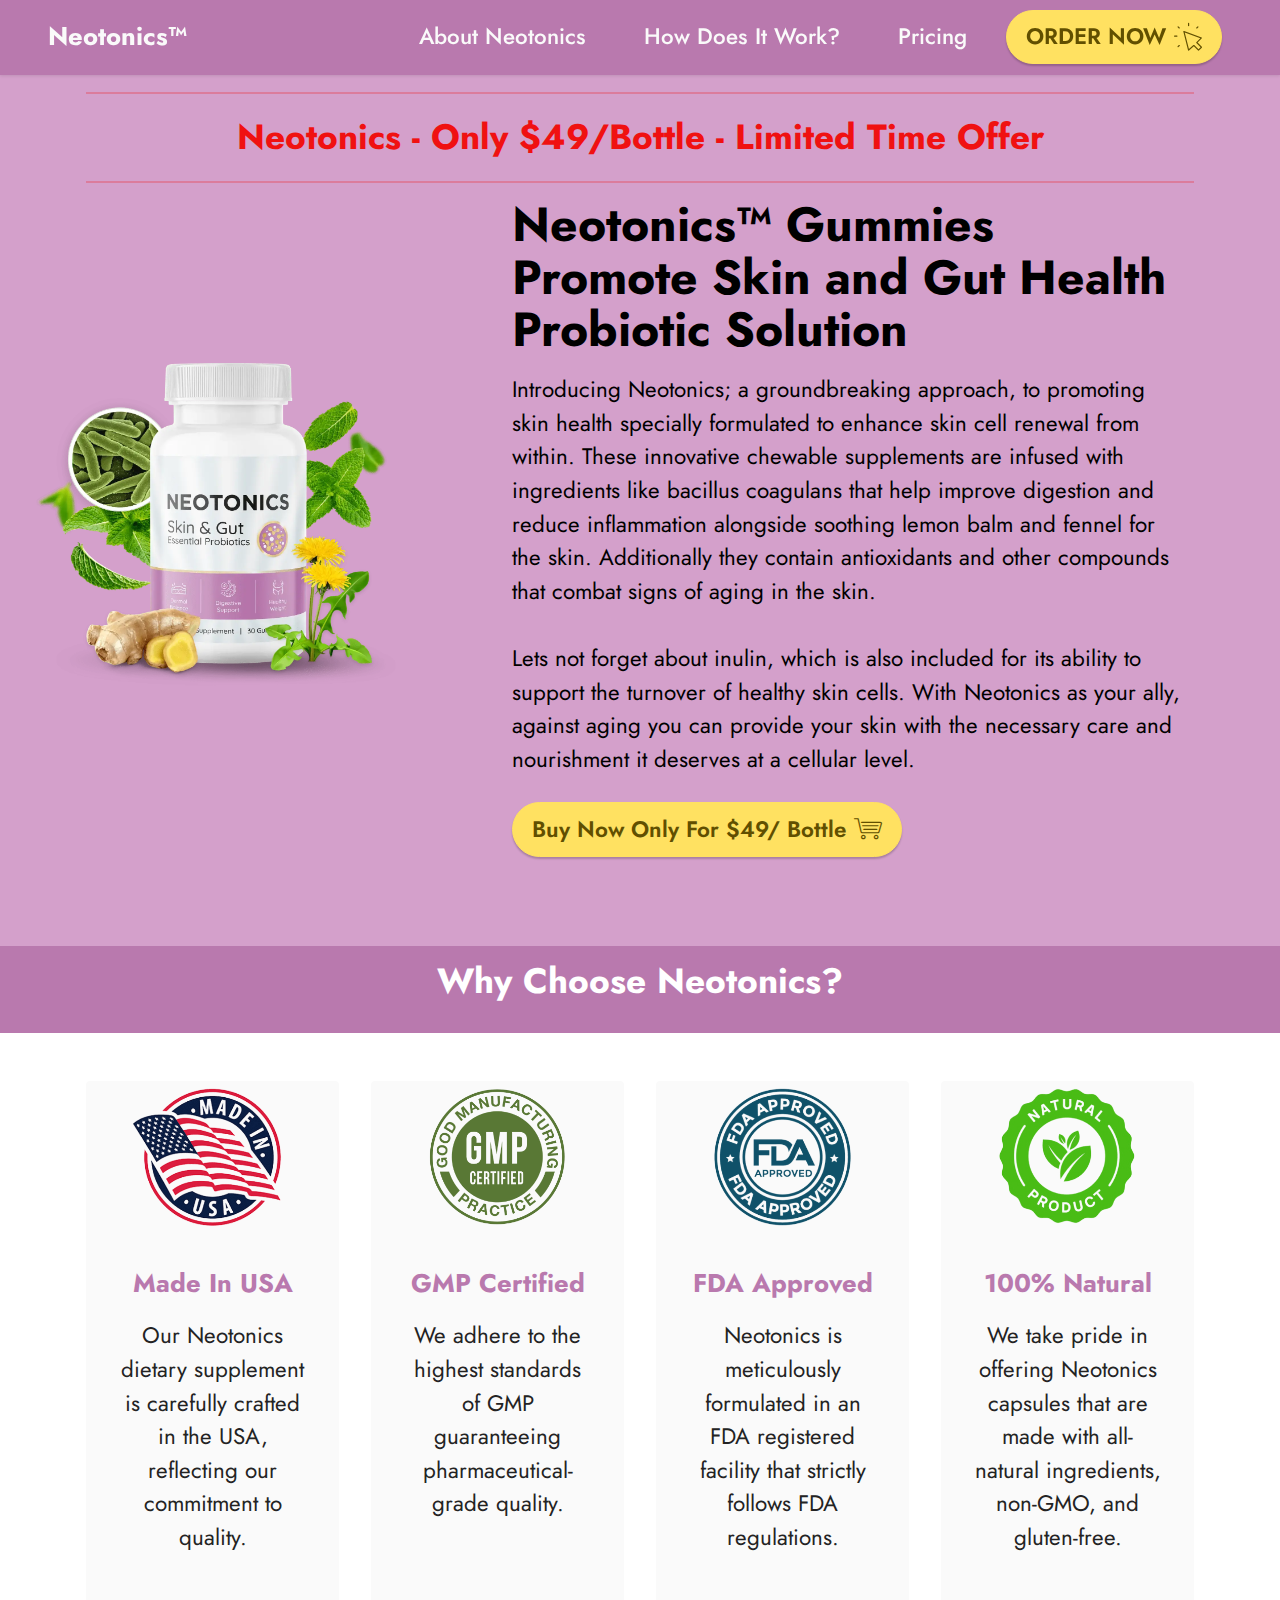
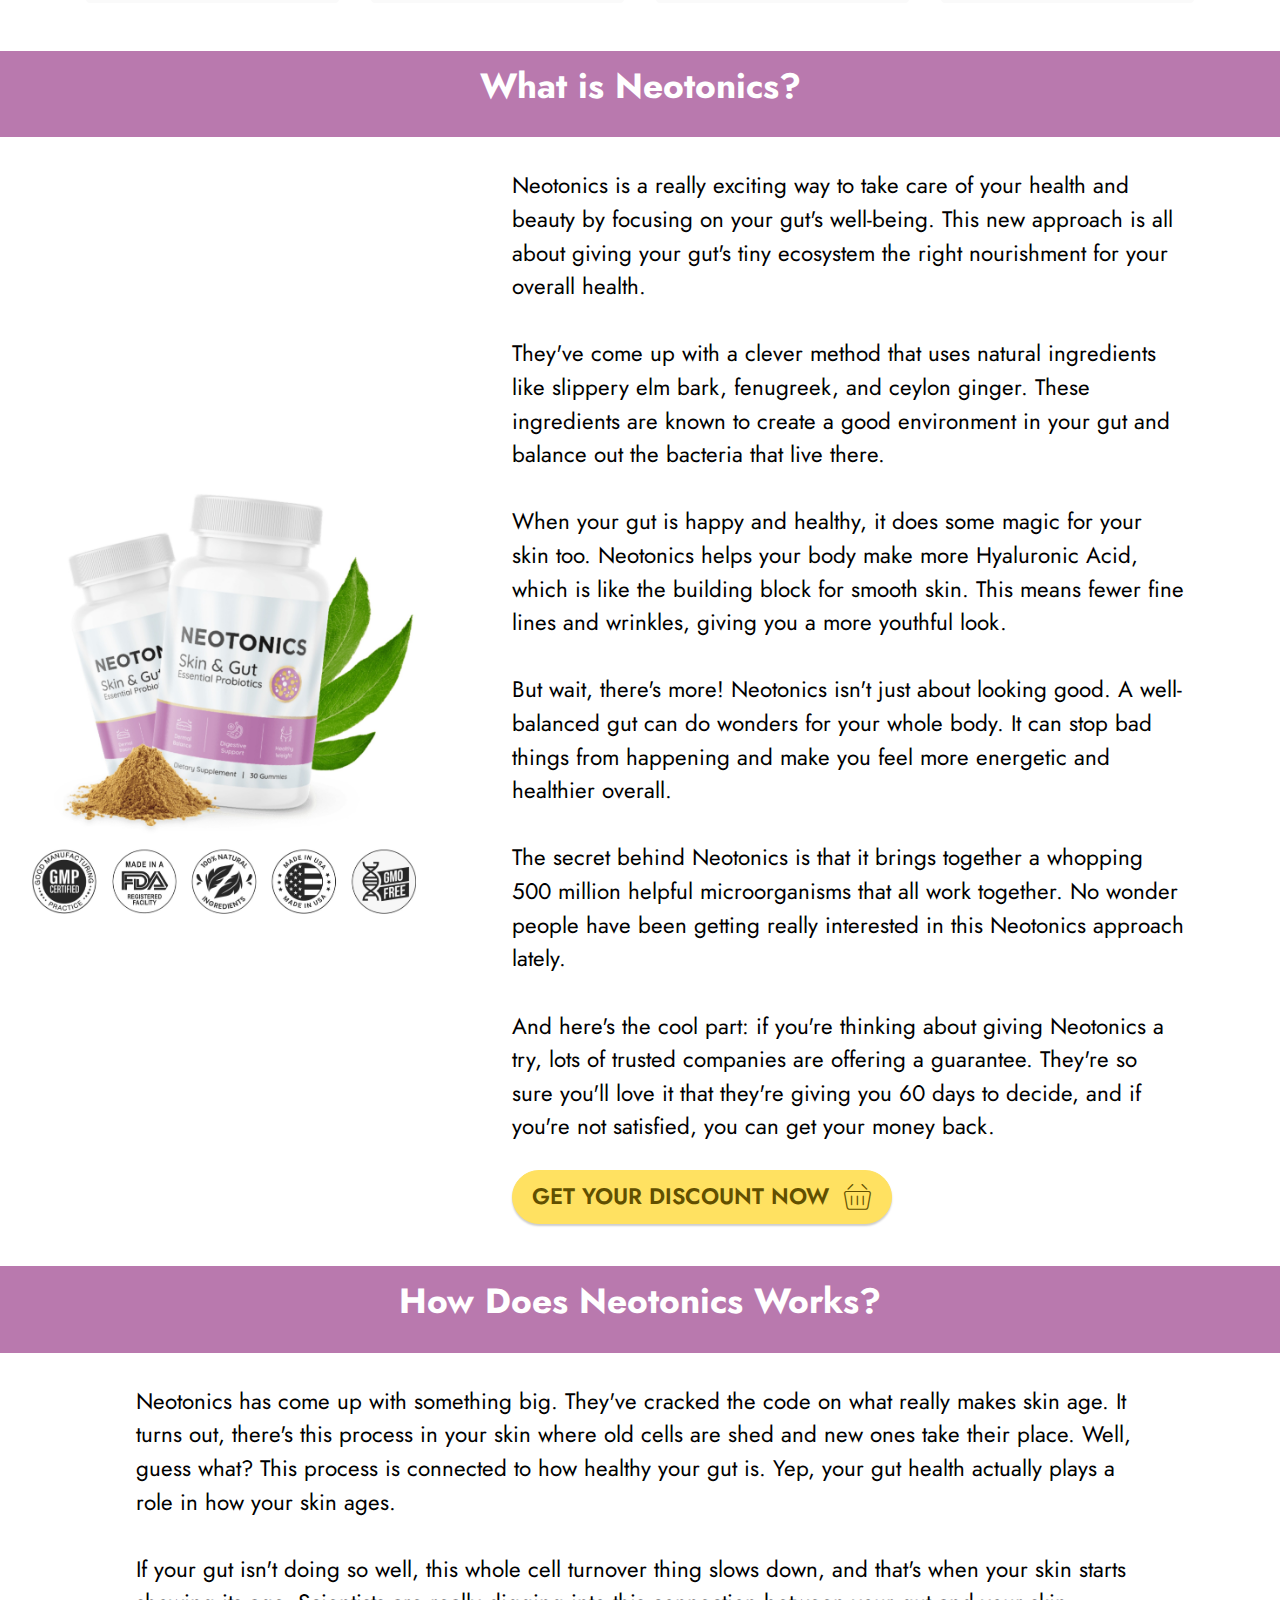
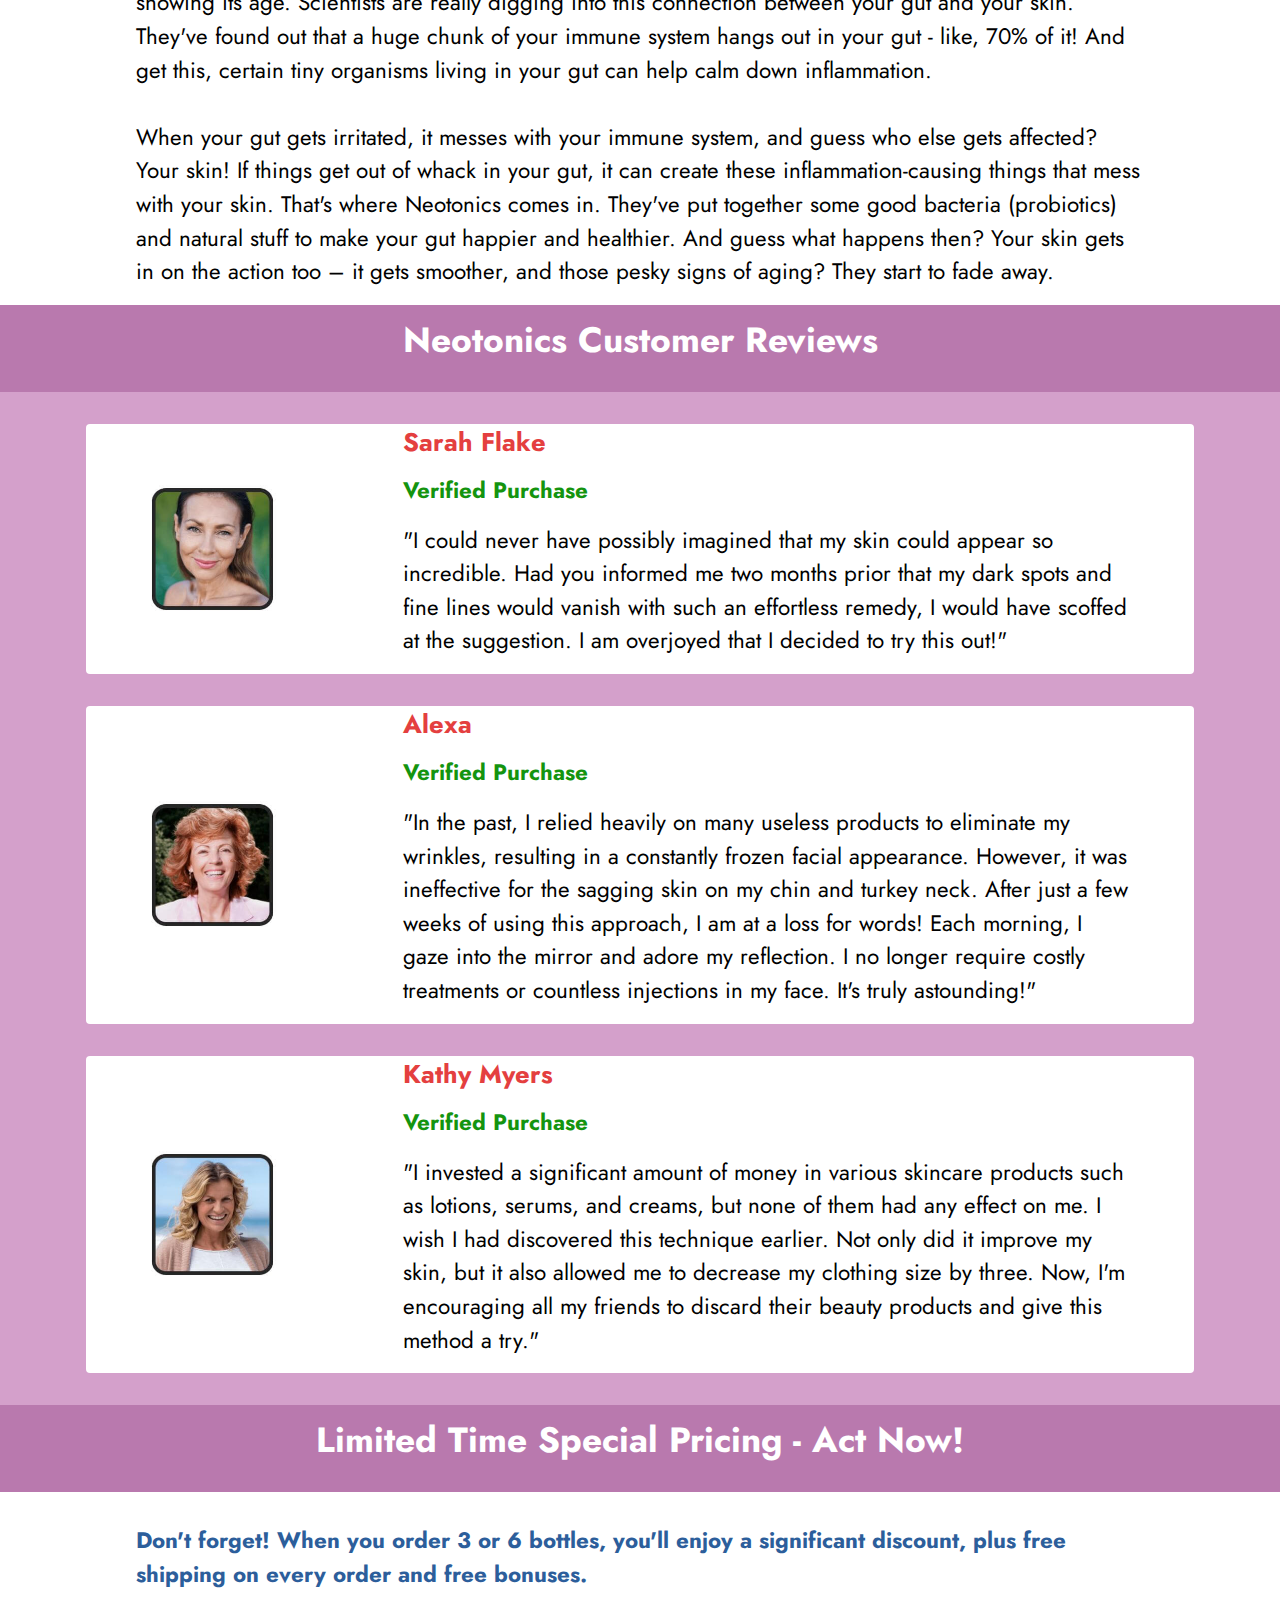
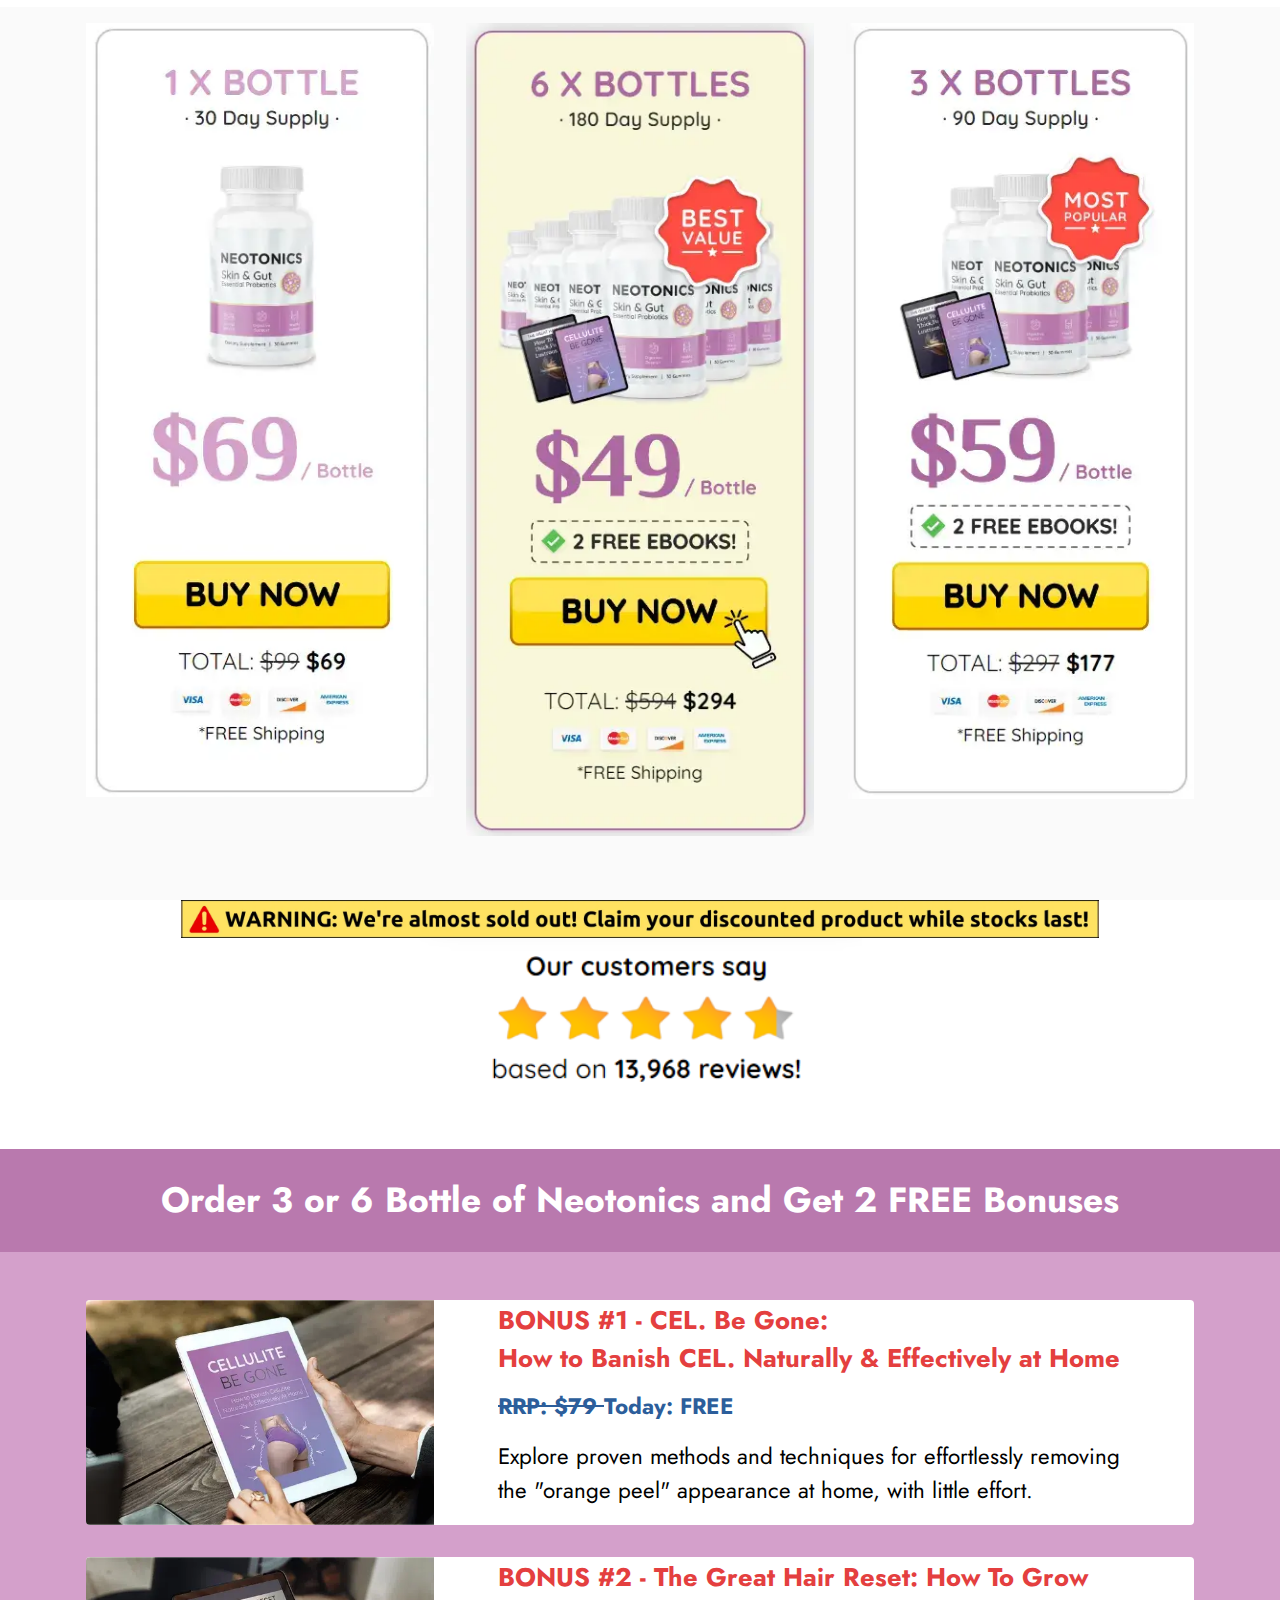
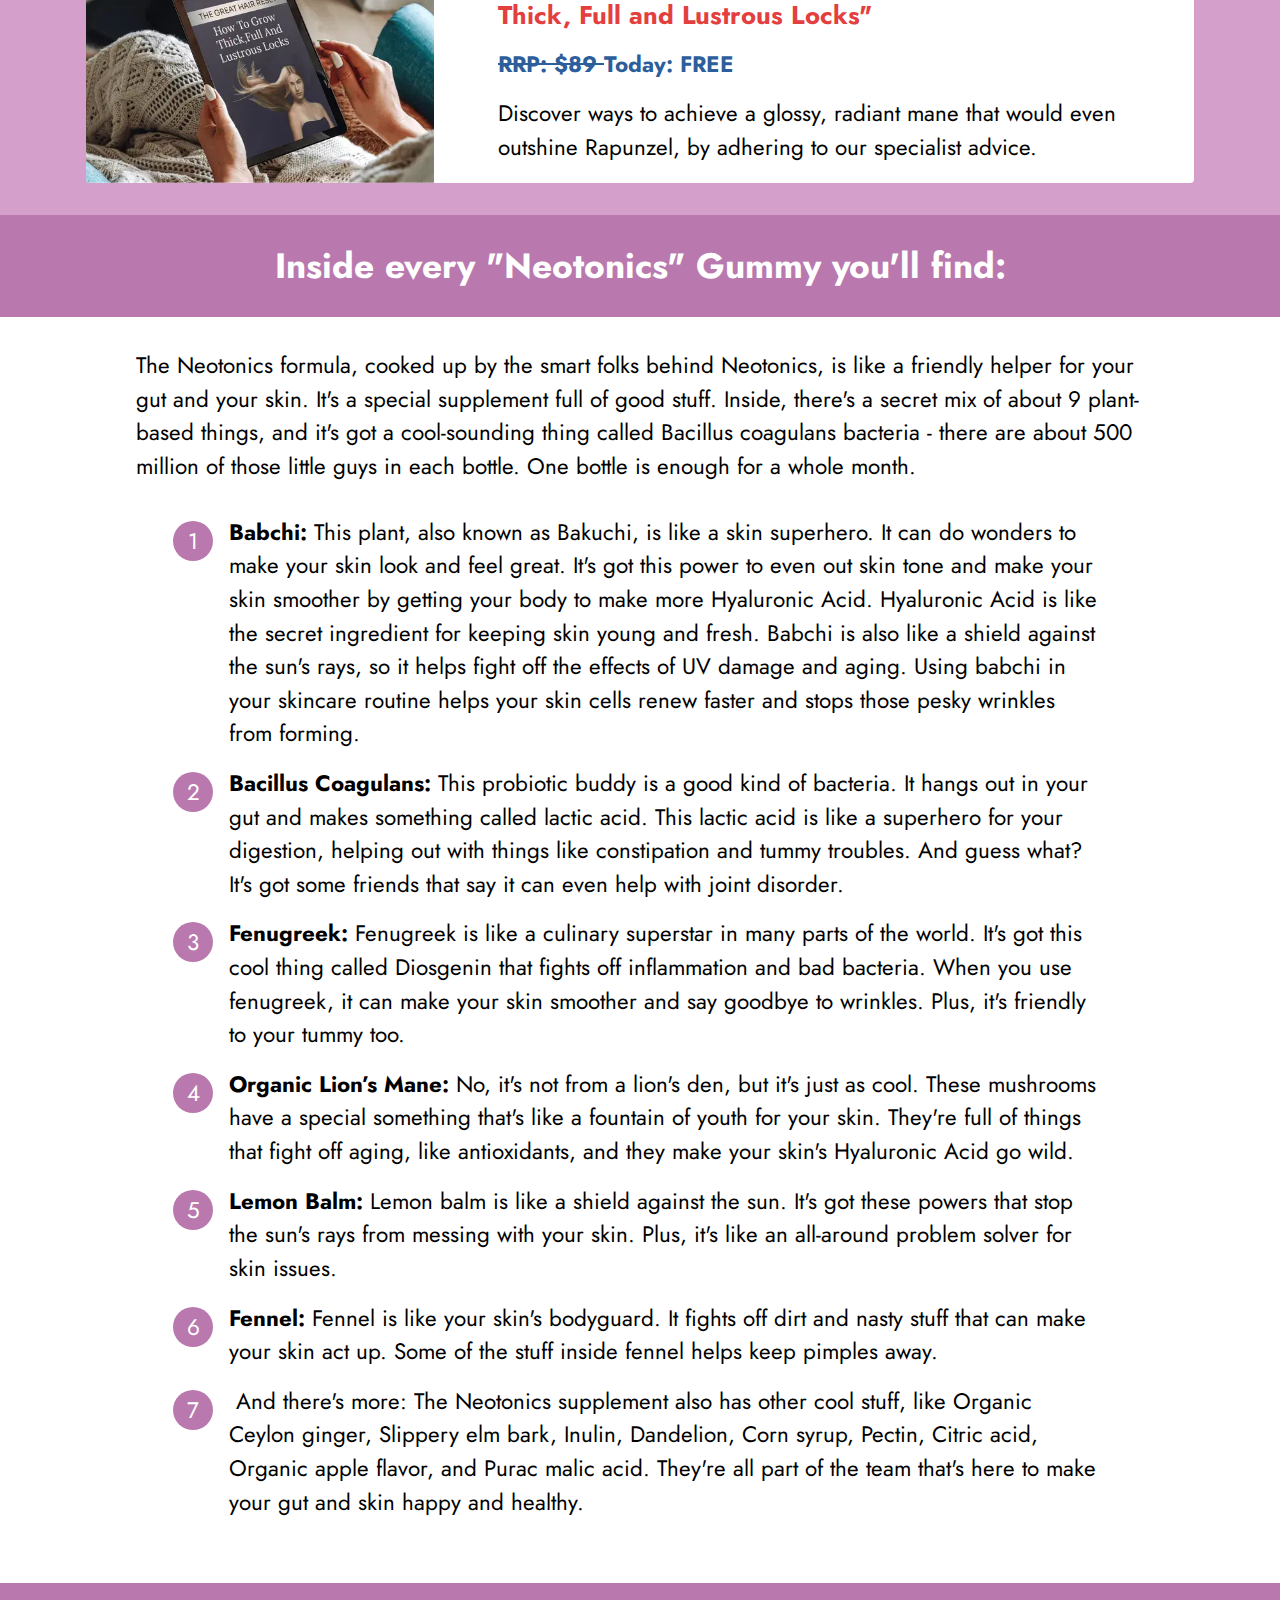
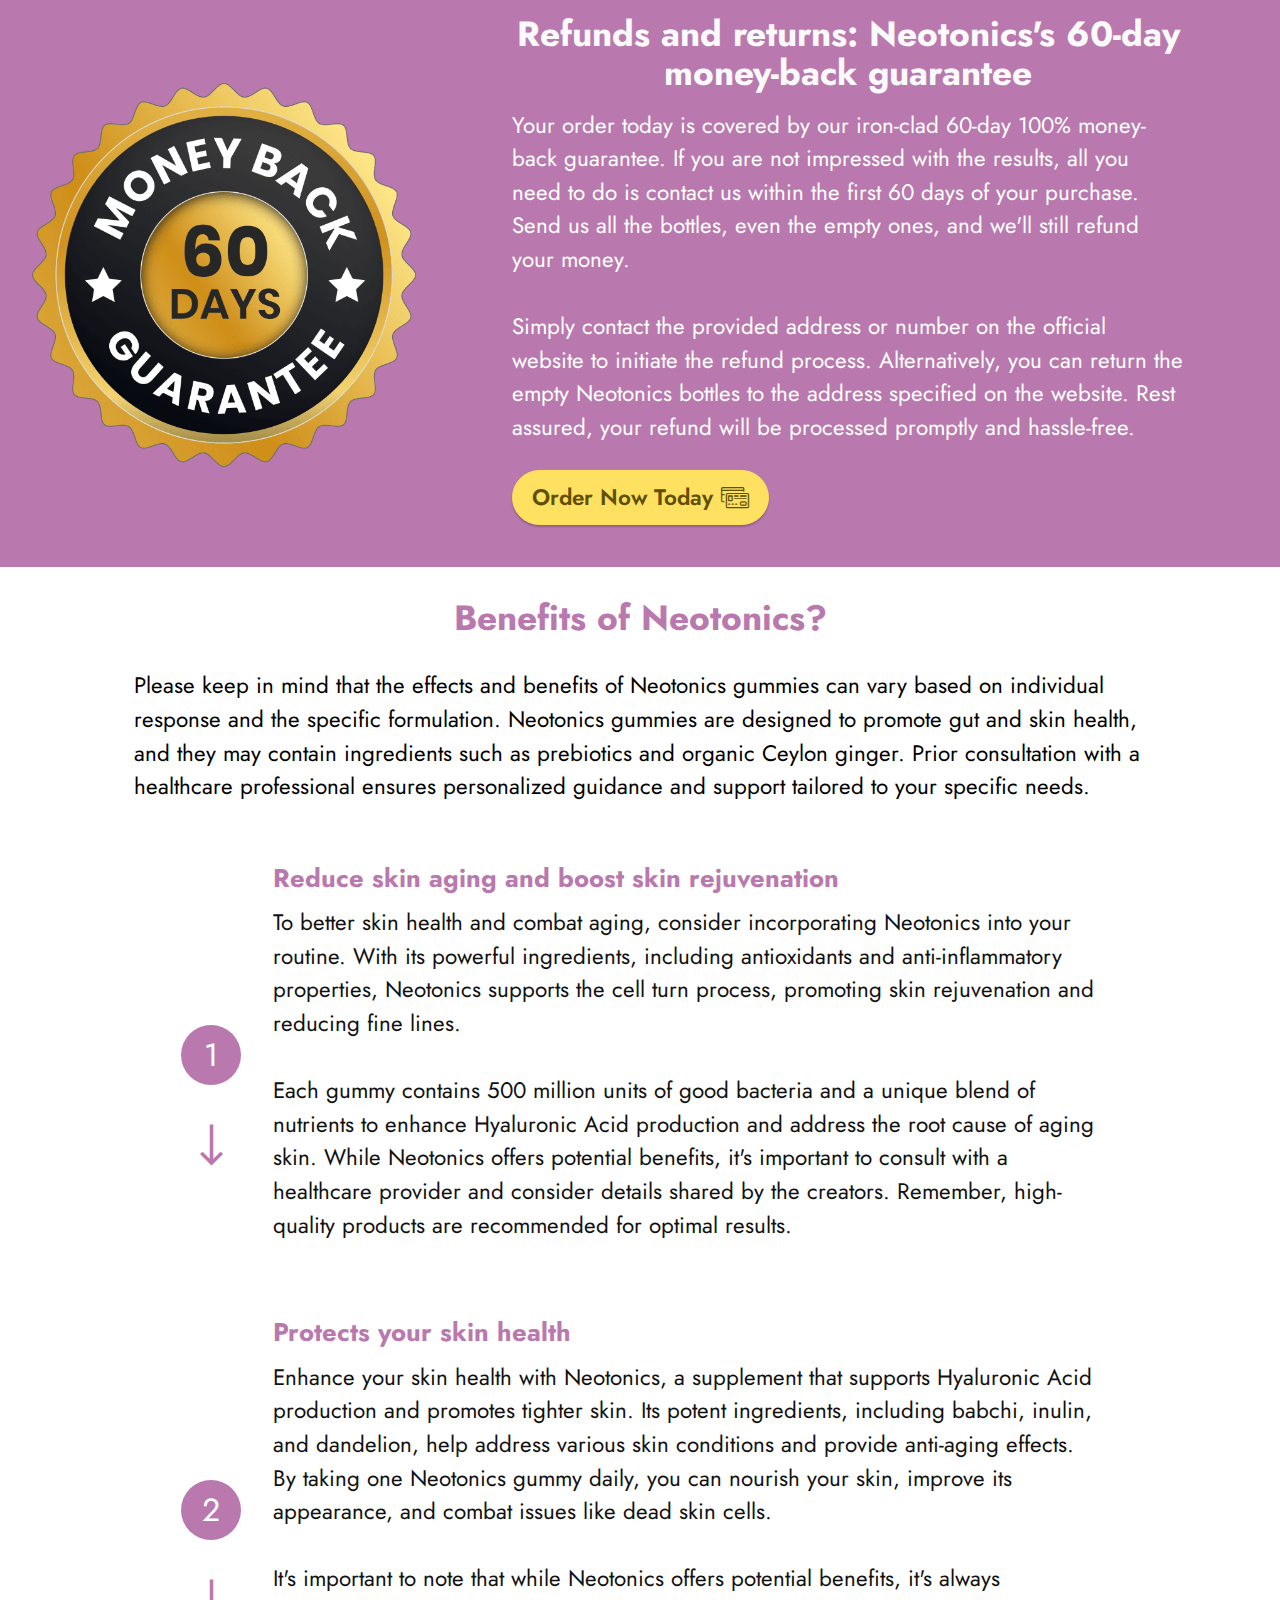
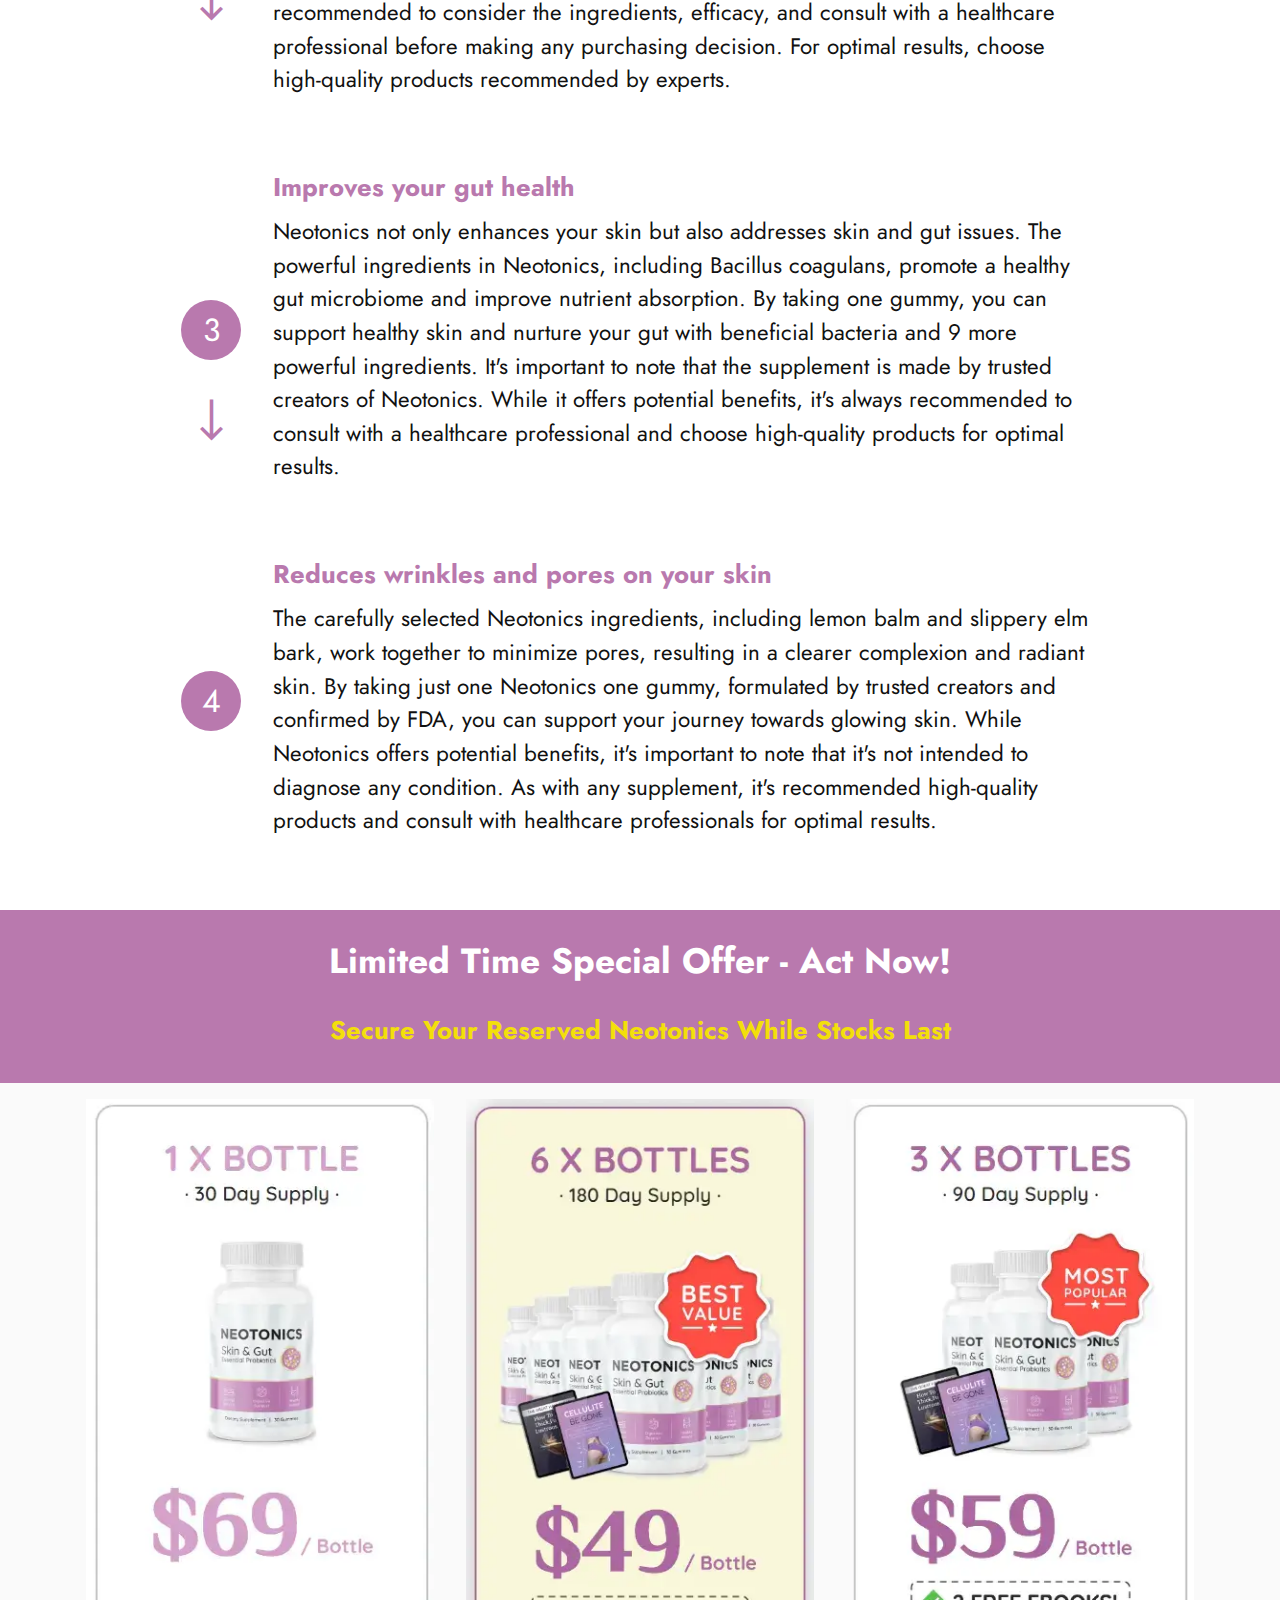
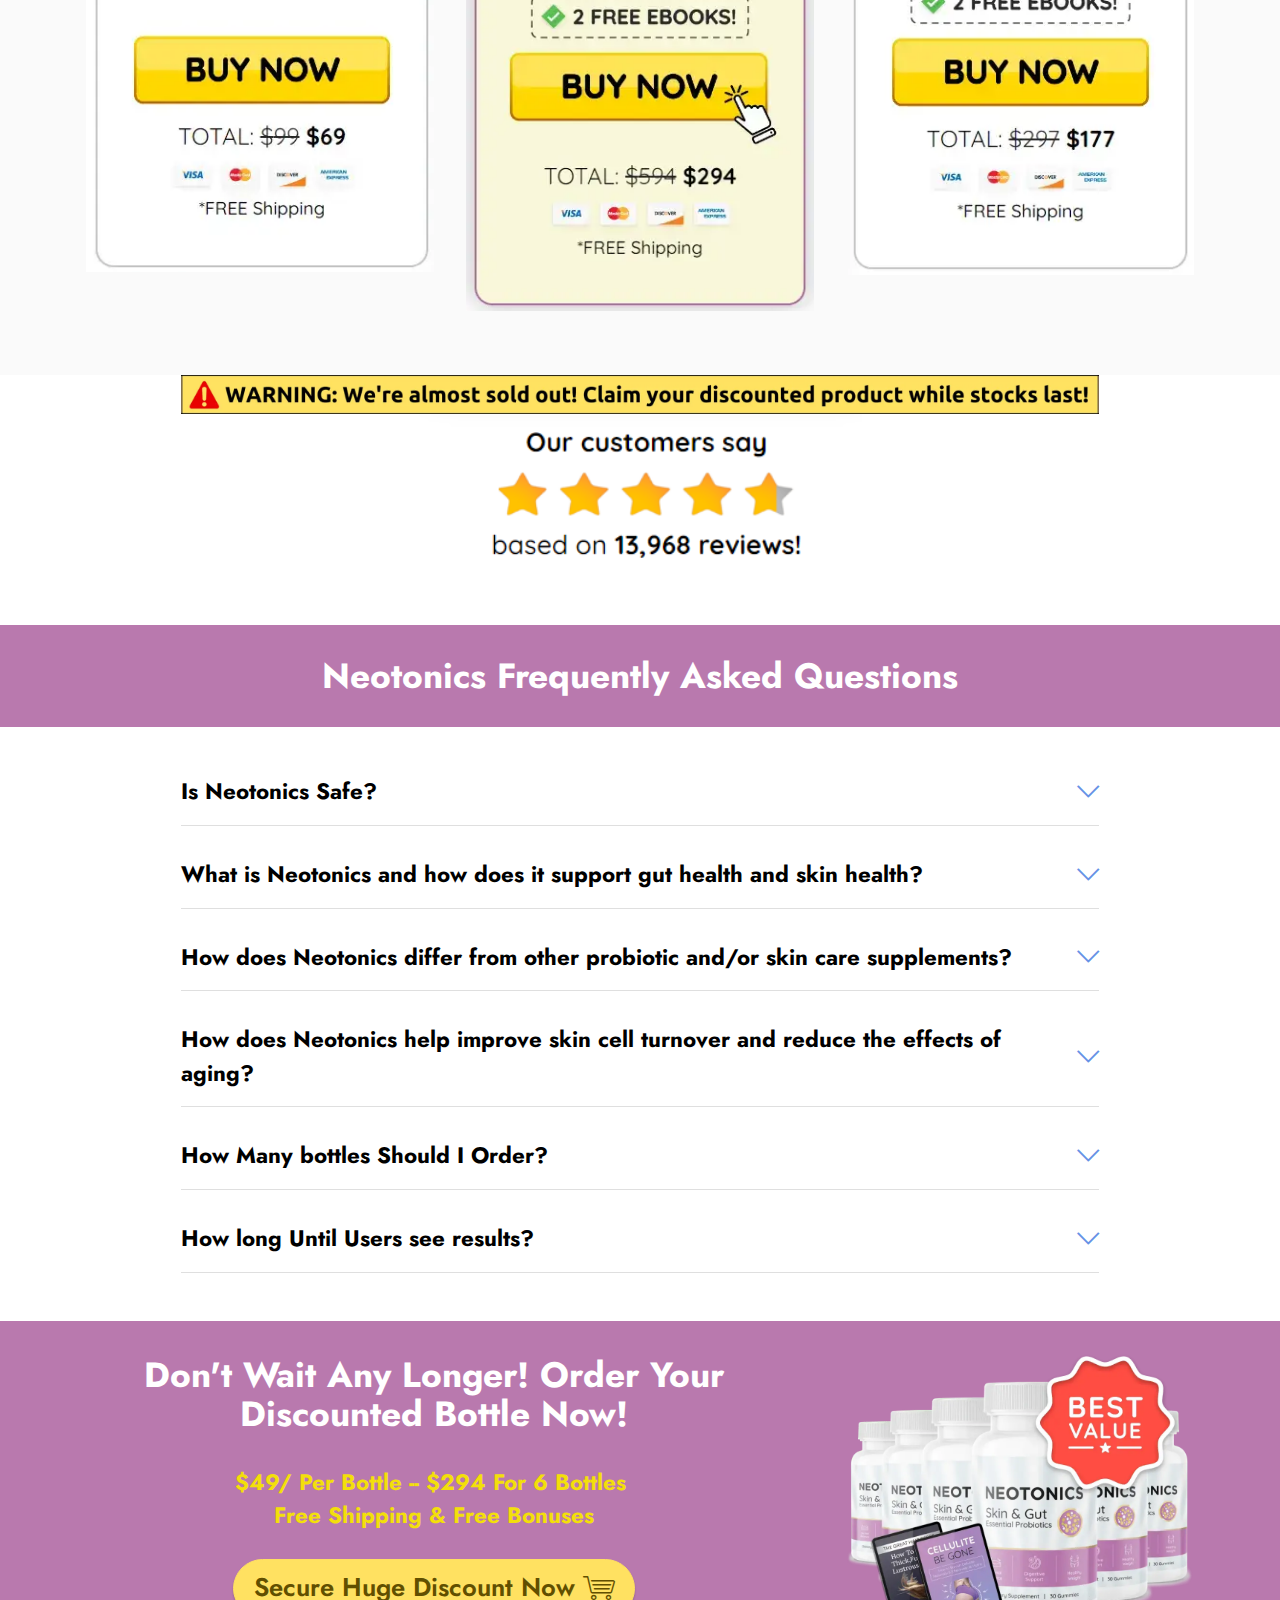
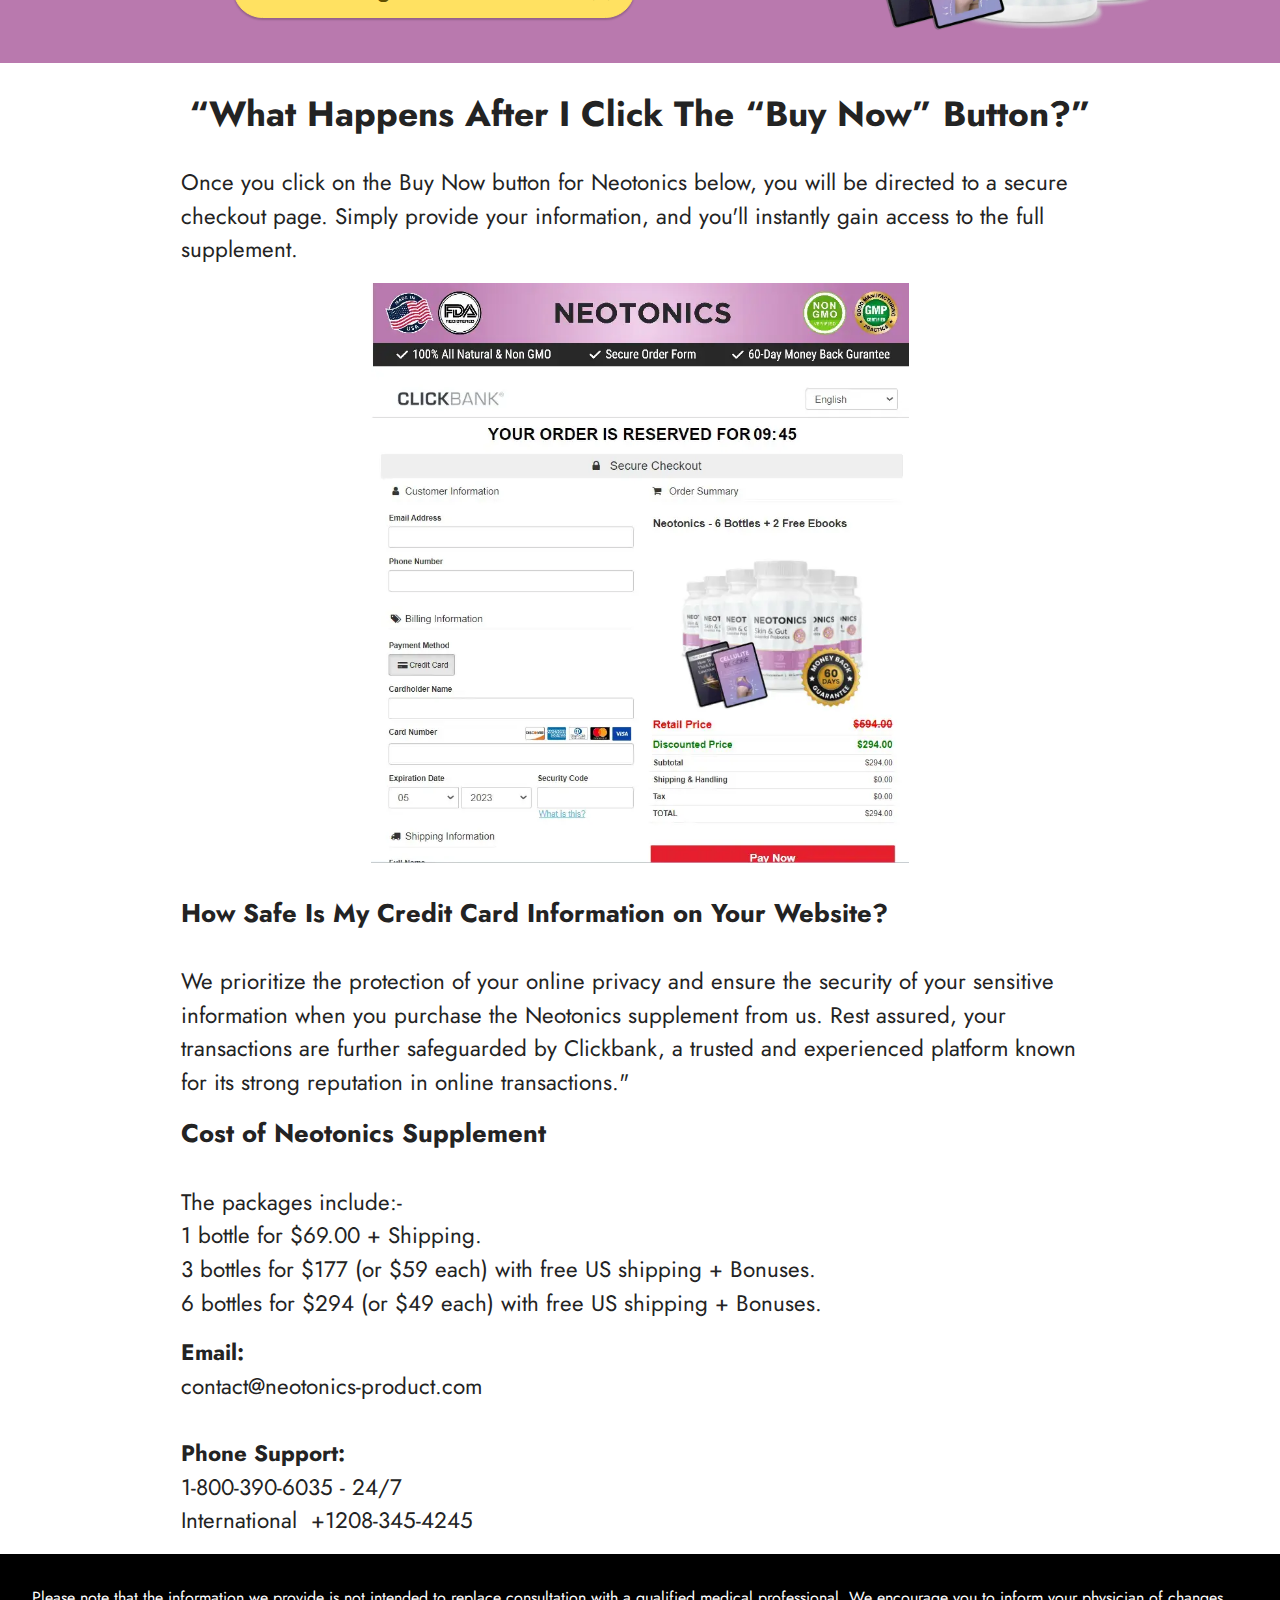
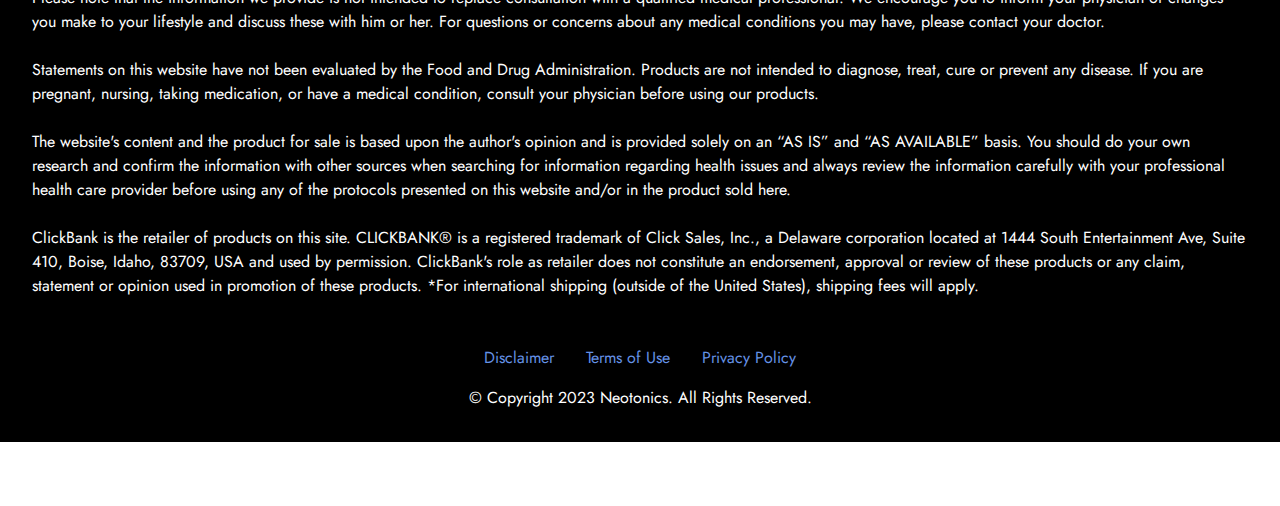
<file: index.html>
<!DOCTYPE html>
<html  >


<head>

<meta name="google-site-verification" content="EE8rQZTwXPp1dMHY6HSvksBq7REN_yNY5rL7w-naYqE" />

<meta name="msvalidate.01" content="330EA52EED3CB1B018E9F764A55CA5E0" />

<meta name=”viewport” content=”width=device-width, initial-scale=1.0″>
<link rel="alternate" hreflang="en-us" href="index.html"/>
  <meta charset="UTF-8">
  <meta http-equiv="X-UA-Compatible" content="IE=edge">
  <meta name="generator" content="Mobirise v5.8.9, mobirise.com">
  <meta name="twitter:card" content="summary_large_image"/>
  <meta name="twitter:image:src" content="assets/images/index-meta.webp">
  <meta property="og:image" content="assets/images/index-meta.webp">
  <meta name="twitter:title" content="Neotonics™ - #1 Skin and Gut Health">
  <meta name="viewport" content="width=device-width, initial-scale=1, minimum-scale=1">
  <link rel="shortcut icon" href="assets/images/neotonics-1.webp" type="image/x-icon">
  <meta name="description" content="Discover the powerful benefits of NeoTonics, an all-natural probiotic for skin and gut health, improved digestion, and rejuvenate aging skin. promote skin.">
  <meta name="keywords" content="neotonics, neotonics usa, neotonics buy, neotonics supplement, neotonics gummy">
  <meta http-equiv='content-language' content='en-US'>
  <title>Neotonics™ - #1 Skin and Gut Health</title>
  <link rel="canonical" href="https://neotonics.realhealthherbs.com/" />
  <link rel="stylesheet" href="https://neotonics.realhealthherbs.com/css/main.css">
  <link rel="stylesheet" href="assets/web/assets/mobirise-icons2/mobirise2.css">
  <link rel="stylesheet" href="assets/web/assets/mobirise-icons/mobirise-icons.css">
  <link rel="stylesheet" href="assets/bootstrap/css/bootstrap.min.css">
  <link rel="stylesheet" href="assets/bootstrap/css/bootstrap-grid.min.css">
  <link rel="stylesheet" href="assets/bootstrap/css/bootstrap-reboot.min.css">
  <link rel="stylesheet" href="assets/dropdown/css/style.css">
  <link rel="stylesheet" href="assets/socicon/css/styles.css">
  <link rel="stylesheet" href="assets/theme/css/style.css">
  <link rel="preload" href="https://fonts.googleapis.com/css?family=Jost:100,200,300,400,500,600,700,800,900,100i,200i,300i,400i,500i,600i,700i,800i,900i&amp;display=swap" as="style" onload="this.onload=null;this.rel='stylesheet'">
  <noscript><link rel="stylesheet" href="https://fonts.googleapis.com/css?family=Jost:100,200,300,400,500,600,700,800,900,100i,200i,300i,400i,500i,600i,700i,800i,900i&amp;display=swap"></noscript>
  <link rel="preload" as="style" href="assets/mobirise/css/mbr-additional.css"><link rel="stylesheet" href="assets/mobirise/css/mbr-additional.css" type="text/css">

  
  
  
</head>
<body>
  
  <section data-bs-version="5.1" class="menu menu2 cid-tFUfajTAjQ" once="menu" id="menu2-0">
    
    <nav class="navbar navbar-dropdown navbar-fixed-top navbar-expand-lg">
        <div class="container-fluid">
            <div class="navbar-brand">
                
                <span class="navbar-caption-wrap"><a class="navbar-caption text-white text-primary display-5" href="https://7d311lmhu0z2m97kqi-d22qe2k.hop.clickbank.net?cbpage=tsl&tid=ntad">Neotonics™</a></span>
            </div>
            <button class="navbar-toggler" type="button" data-toggle="collapse" data-bs-toggle="collapse" data-target="#navbarSupportedContent" data-bs-target="#navbarSupportedContent" aria-controls="navbarNavAltMarkup" aria-expanded="false" aria-label="Toggle navigation">
                <div class="hamburger">
                    <span></span>
                    <span></span>
                    <span></span>
                    <span></span>
                </div>
            </button>
            <div class="collapse navbar-collapse" id="navbarSupportedContent">
                <ul class="navbar-nav nav-dropdown" data-app-modern-menu="true"><li class="nav-item"><a class="nav-link link text-white text-primary display-7" href="index-2.html#content4-5">
                            About&nbsp;Neotonics</a></li>
                    <li class="nav-item"><a class="nav-link link text-white text-primary display-7" href="index-2.html#content4-7">How Does It Work?</a></li>
                    <li class="nav-item"><a class="nav-link link text-white text-primary display-7" href="index-2.html#team1-f">Pricing</a>
                    </li></ul>
                
                <div class="navbar-buttons mbr-section-btn"><a class="btn btn-warning display-7" href="https://7d311lmhu0z2m97kqi-d22qe2k.hop.clickbank.net?cbpage=tsl&tid=ntad" target="_blank"><span class="mbri-cursor-click mbr-iconfont mbr-iconfont-btn"></span>ORDER NOW</a></div>
            </div>
        </div>
    </nav>
</section>

<section data-bs-version="5.1" class="content6 cid-tGSaizaPDL" id="content6-2o">
    
    <div class="container">
        <div class="row justify-content-center">
            <div class="col-md-12 col-lg-12">
                <hr class="line">
                <p class="mbr-text align-center mbr-fonts-style my-4 display-2"><strong>Neotonics&nbsp;- Only $49/Bottle - Limited Time Offer</strong><br></p>
                <hr class="line">
            </div>
        </div>
    </div>
</section>

<section data-bs-version="5.1" class="header14 cid-tFUfeySn0k" id="header14-1">

    

    
    

    <div class="container-fluid">
        <div class="row justify-content-center align-items-center">
            <div class="col-12 col-md-4 image-wrapper">
                <img src="assets/images/neotonics.webp" alt="neotonics">
            </div>
            <div class="col-12 col-md">
                <div class="text-wrapper">
                    <h1 class="mbr-section-title mbr-fonts-style mb-3 display-1"><strong>Neotonics™ Gummies Promote Skin and Gut Health Probiotic Solution</strong></h1>
                    <p class="mbr-text mbr-fonts-style display-7">Introducing Neotonics; a groundbreaking approach, to promoting skin health specially formulated to enhance skin cell renewal from within. These innovative chewable supplements are infused with ingredients like bacillus coagulans that help improve digestion and reduce inflammation alongside soothing lemon balm and fennel for the skin. Additionally they contain antioxidants and other compounds that combat signs of aging in the skin.<br><br>Lets not forget about inulin, which is also included for its ability to support the turnover of healthy skin cells. With Neotonics as your ally, against aging you can provide your skin with the necessary care and nourishment it deserves at a cellular level.</p>
                    <div class="mbr-section-btn mt-3"><a class="btn btn-warning display-7" href="https://7d311lmhu0z2m97kqi-d22qe2k.hop.clickbank.net?cbpage=tsl&tid=ntad" target="_blank"><span class="mbri-shopping-cart mbr-iconfont mbr-iconfont-btn"></span>Buy Now Only For $49/ Bottle</a></div>
                </div>
            </div>
        </div>
    </div>
</section>

<section data-bs-version="5.1" class="content4 cid-tFUnobiWw0" id="content4-4">
    

    
    
    <div class="container-fluid">
        <div class="row justify-content-center">
            <div class="title col-md-12 col-lg-10">
                <h3 class="mbr-section-title mbr-fonts-style align-center mb-4 display-2"><strong>Why Choose Neotonics?</strong></h3>
                
                
            </div>
        </div>
    </div>
</section>

<section data-bs-version="5.1" class="gallery3 cid-tFUfqMNQ8T" id="gallery3-2">
    
    
    <div class="container">
        
        <div class="row mt-4">
            <div class="item features-image сol-12 col-md-6 col-lg-3">
                <div class="item-wrapper">
                    <div class="item-img">
                        <img src="assets/images/made-in-usa-500x300.png" alt="Neotonics-Made-In-USA">
                    </div>
                    <div class="item-content">
                        <h5 class="item-title mbr-fonts-style display-5"><strong>Made In USA</strong></h5>
                        
                        <p class="mbr-text mbr-fonts-style mt-3 display-7">Our Neotonics dietary supplement is carefully crafted in the USA, reflecting our commitment to quality.<br></p>
                    </div>
                    
                </div>
            </div>
            <div class="item features-image сol-12 col-md-6 col-lg-3">
                <div class="item-wrapper">
                    <div class="item-img">
                        <img src="assets/images/gmp-certified-500x300.png" alt="Neotonics-GMP-Certified">
                    </div>
                    <div class="item-content">
                        <h5 class="item-title mbr-fonts-style display-5"><strong>GMP Certified</strong></h5>
                        
                        <p class="mbr-text mbr-fonts-style mt-3 display-7">We adhere to the highest standards of GMP guaranteeing pharmaceutical-grade quality.<br></p>
                    </div>
                    
                </div>
            </div>
            <div class="item features-image сol-12 col-md-6 col-lg-3">
                <div class="item-wrapper">
                    <div class="item-img">
                        <img src="assets/images/fda-approved-500x300.png" alt="Neotonics-FDA-Approved">
                    </div>
                    <div class="item-content">
                        <h5 class="item-title mbr-fonts-style display-5"><strong>FDA Approved</strong></h5>
                        
                        <p class="mbr-text mbr-fonts-style mt-3 display-7">Neotonics is meticulously formulated in an FDA registered facility that strictly follows FDA regulations.<br></p>
                    </div>
                    
                </div>
            </div>
            <div class="item features-image сol-12 col-md-6 col-lg-3">
                <div class="item-wrapper">
                    <div class="item-img">
                        <img src="assets/images/100-natural-500x300.png" alt="Neotonics-100%-Natural" title="">
                    </div>
                    <div class="item-content">
                        <h5 class="item-title mbr-fonts-style display-5"><strong>100% Natural</strong></h5>
                        
                        <p class="mbr-text mbr-fonts-style mt-3 display-7">We take pride in offering Neotonics capsules that are made with all-natural ingredients, non-GMO, and gluten-free.<br></p>
                    </div>
                    
                </div>
            </div>
        </div>
    </div>
</section>

<section data-bs-version="5.1" class="content4 cid-tFUJM1qqY4" id="content4-5">
    

    
    
    <div class="container-fluid">
        <div class="row justify-content-center">
            <div class="title col-md-12 col-lg-10">
                <h3 class="mbr-section-title mbr-fonts-style align-center mb-4 display-2"><strong>What is Neotonics?</strong></h3>
                
                
            </div>
        </div>
    </div>
</section>

<section data-bs-version="5.1" class="header14 cid-tFUK3C4iga" id="header14-6">

    

    
    

    <div class="container-fluid">
        <div class="row justify-content-center align-items-center">
            <div class="col-12 col-md-4 image-wrapper">
                <img src="assets/images/neotonics-supplement.jpg" alt="neotonics-supplement">
            </div>
            <div class="col-12 col-md">
                <div class="text-wrapper">
                    
                    <p class="mbr-text mbr-fonts-style display-7">Neotonics is a really exciting way to take care of your health and beauty by focusing on your gut's well-being. This new approach is all about giving your gut's tiny ecosystem the right nourishment for your overall health.<br><br>They've come up with a clever method that uses natural ingredients like slippery elm bark, fenugreek, and ceylon ginger. These ingredients are known to create a good environment in your gut and balance out the bacteria that live there.<br><br>When your gut is happy and healthy, it does some magic for your skin too. Neotonics helps your body make more Hyaluronic Acid, which is like the building block for smooth skin. This means fewer fine lines and wrinkles, giving you a more youthful look.<br><br>But wait, there's more! Neotonics isn't just about looking good. A well-balanced gut can do wonders for your whole body. It can stop bad things from happening and make you feel more energetic and healthier overall.<br><br>The secret behind Neotonics is that it brings together a whopping 500 million helpful microorganisms that all work together. No wonder people have been getting really interested in this Neotonics approach lately.<br><br>And here's the cool part: if you're thinking about giving Neotonics a try, lots of trusted companies are offering a guarantee. They're so sure you'll love it that they're giving you 60 days to decide, and if you're not satisfied, you can get your money back.&nbsp;</p>
                    <div class="mbr-section-btn mt-3"><a class="btn btn-warning display-7" href="https://7d311lmhu0z2m97kqi-d22qe2k.hop.clickbank.net?cbpage=tsl&tid=ntad" target="_blank"><span class="mbri-shopping-basket mbr-iconfont mbr-iconfont-btn"></span>GET YOUR DISCOUNT NOW&nbsp;</a></div>
                </div>
            </div>
        </div>
    </div>
</section>

<section data-bs-version="5.1" class="content4 cid-tFUTkY5qjF" id="content4-7">
    

    
    
    <div class="container-fluid">
        <div class="row justify-content-center">
            <div class="title col-md-12 col-lg-10">
                <h3 class="mbr-section-title mbr-fonts-style align-center mb-4 display-2"><strong>How Does Neotonics Works?</strong></h3>
                
                
            </div>
        </div>
    </div>
</section>

<section data-bs-version="5.1" class="content5 cid-tFUToj588b" id="content5-8">
    
    <div class="container-fluid">
        <div class="row justify-content-center">
            <div class="col-md-12 col-lg-10">
                
                
                <p class="mbr-text mbr-fonts-style display-7">Neotonics has come up with something big. They've cracked the code on what really makes skin age. It turns out, there's this process in your skin where old cells are shed and new ones take their place. Well, guess what? This process is connected to how healthy your gut is. Yep, your gut health actually plays a role in how your skin ages.<br><br>If your gut isn't doing so well, this whole cell turnover thing slows down, and that's when your skin starts showing its age. Scientists are really digging into this connection between your gut and your skin. They've found out that a huge chunk of your immune system hangs out in your gut - like, 70% of it! And get this, certain tiny organisms living in your gut can help calm down inflammation.<br><br>When your gut gets irritated, it messes with your immune system, and guess who else gets affected? Your skin! If things get out of whack in your gut, it can create these inflammation-causing things that mess with your skin. That's where Neotonics comes in. They've put together some good bacteria (probiotics) and natural stuff to make your gut happier and healthier. And guess what happens then? Your skin gets in on the action too – it gets smoother, and those pesky signs of aging? They start to fade away.&nbsp;</p>
            </div>
        </div>
    </div>
</section>

<section data-bs-version="5.1" class="content4 cid-tGn6riXYB9" id="content4-21">
    

    
    
    <div class="container-fluid">
        <div class="row justify-content-center">
            <div class="title col-md-12 col-lg-10">
                <h3 class="mbr-section-title mbr-fonts-style align-center mb-4 display-2"><strong>Neotonics Customer Reviews</strong></h3>
                
                
            </div>
        </div>
    </div>
</section>

<section data-bs-version="5.1" class="team2 cid-tGn6pFPk3T" xmlns="http://www.w3.org/1999/html" id="team2-20">
    

    
    
    <div class="container">
        <div class="card">
            <div class="card-wrapper">
                <div class="row align-items-center">
                    <div class="col-12 col-md-3">
                        <div class="image-wrapper">
                            <img src="assets/images/neotonics-customer-review-1.jpg" alt="neotonics-customer-review-1">
                        </div>
                    </div>
                    <div class="col-12 col-md">
                        <div class="card-box">
                            <h5 class="card-title mbr-fonts-style m-0 mb-3 display-5"><strong>Sarah Flake</strong></h5>
                            <h6 class="card-subtitle mbr-fonts-style mb-3 display-7"><strong>Verified Purchase</strong></h6>
                            <p class="mbr-text mbr-fonts-style display-7">"I could never have possibly imagined that my skin could appear so incredible. Had you informed me two months prior that my dark spots and fine lines would vanish with such an effortless remedy, I would have scoffed at the suggestion. I am overjoyed that I decided to try this out!"<br></p>
                            
                        </div>
                    </div>
                </div>
            </div>
        </div>
        <div class="card">
            <div class="card-wrapper">
                <div class="row align-items-center">
                    <div class="col-12 col-md-3">
                        <div class="image-wrapper">
                            <img src="assets/images/neotonics-customer-review-2.jpg" alt="neotonics-customer-review-2">
                        </div>
                    </div>
                    <div class="col-12 col-md">
                        <div class="card-box">
                            <h5 class="card-title mbr-fonts-style m-0 mb-3 display-5"><strong>Alexa</strong></h5>
                            <h6 class="card-subtitle mbr-fonts-style mb-3 display-7"><strong>Verified Purchase</strong></h6>
                            <p class="mbr-text mbr-fonts-style display-7">"In the past, I relied heavily on many useless products to eliminate my wrinkles, resulting in a constantly frozen facial appearance. However, it was ineffective for the sagging skin on my chin and turkey neck. After just a few weeks of using this approach, I am at a loss for words! Each morning, I gaze into the mirror and adore my reflection. I no longer require costly treatments or countless injections in my face. It's truly astounding!"<br></p>
                            
                        </div>
                    </div>
                </div>
            </div>
        </div>
        <div class="card">
            <div class="card-wrapper">
                <div class="row align-items-center">
                    <div class="col-12 col-md-3">
                        <div class="image-wrapper">
                            <img src="assets/images/neotonics-customer-review-3.jpg" alt="neotonics-customer-review-3">
                        </div>
                    </div>
                    <div class="col-12 col-md">
                        <div class="card-box">
                            <h5 class="card-title mbr-fonts-style m-0 mb-3 display-5"><strong>Kathy Myers</strong></h5>
                            <h6 class="card-subtitle mbr-fonts-style mb-3 display-7"><strong>Verified Purchase</strong></h6>
                            <p class="mbr-text mbr-fonts-style display-7">"I invested a significant amount of money in various skincare products such as lotions, serums, and creams, but none of them had any effect on me. I wish I had discovered this technique earlier. Not only did it improve my skin, but it also allowed me to decrease my clothing size by three. Now, I'm encouraging all my friends to discard their beauty products and give this method a try."<br></p>
                            
                        </div>
                    </div>
                </div>
            </div>
        </div>
    </div>
</section>

<section data-bs-version="5.1" class="content4 cid-tFUXic6VzP" id="content4-e">
    

    
    
    <div class="container-fluid">
        <div class="row justify-content-center">
            <div class="title col-md-12 col-lg-12">
                <h3 class="mbr-section-title mbr-fonts-style align-center mb-4 display-2"><strong>Limited Time Special Pricing - Act Now!</strong></h3>
                
                
            </div>
        </div>
    </div>
</section>

<section data-bs-version="5.1" class="content5 cid-tGngVMaQRX" id="content5-23">
    
    <div class="container-fluid">
        <div class="row justify-content-center">
            <div class="col-md-12 col-lg-10">
                
                
                <p class="mbr-text mbr-fonts-style display-7"><strong>Don't forget! When you order 3 or 6 bottles, you'll enjoy a significant discount, plus free shipping on every order and free bonuses.</strong><br></p>
            </div>
        </div>
    </div>
</section>

<section data-bs-version="5.1" class="team1 cid-tFUXNFsJJ1" id="team1-f">
    

    
    
    <div class="container">
        <div class="row justify-content-center">
            
            <div class="col-sm-6 col-lg-4">
                <div class="card-wrap">
                    <div class="image-wrap">
                        <a href="https://7d311lmhu0z2m97kqi-d22qe2k.hop.clickbank.net?cbpage=tsl&tid=ntad" target="_blank"><img src="assets/images/neotonics-one-bottle-pack.webp" alt="neotonics-one-bottle-pack"></a>
                    </div>
                    <div class="content-wrap">
                        
                        
                        
                        
                        
                    </div>
                </div>
            </div>

            <div class="col-sm-6 col-lg-4">
                <div class="card-wrap">
                    <div class="image-wrap">
                        <a href="https://7d311lmhu0z2m97kqi-d22qe2k.hop.clickbank.net?cbpage=tsl&tid=ntad" target="_blank"><img src="assets/images/neotonics-six-bottle-pack.webp" alt="neotonics-six-bottle-pack"></a>
                    </div>
                    <div class="content-wrap">
                        
                        
                        
                        
                        
                    </div>
                </div>
            </div>

            <div class="col-sm-6 col-lg-4">
                <div class="card-wrap">
                    <div class="image-wrap">
                        <a href="https://7d311lmhu0z2m97kqi-d22qe2k.hop.clickbank.net?cbpage=tsl&tid=ntad" target="_blank"><img src="assets/images/neotonics-three-bottle-pack.webp" alt="neotonics-three-bottle-pack"></a>
                    </div>
                    <div class="content-wrap">
                        
                        
                        
                        
                        
                    </div>
                </div>
            </div>

            
        </div>
    </div>
</section>

<section data-bs-version="5.1" class="image3 cid-tGmV9xKFcy" id="image3-1w">
    

    
    

    <div class="container">
        <div class="row justify-content-center">
            <div class="col-12 col-lg-10">
                <div class="image-wrapper">
                    <img src="assets/images/warning-for-stocks.webp" alt="warning-for-stocks">
                    
                </div>
            </div>
        </div>
    </div>
</section>

<section data-bs-version="5.1" class="image3 cid-tGRJyvflhf" id="image3-2f">
    

    
    

    <div class="container">
        <div class="row justify-content-center">
            <div class="col-12 col-lg-5">
                <div class="image-wrapper">
                    <img src="assets/images/neotonics-customer-424x129.png" alt="neotonics-customer">
                    
                </div>
            </div>
        </div>
    </div>
</section>

<section data-bs-version="5.1" class="content4 cid-tFUTOIk096" id="content4-9">
    

    
    
    <div class="container-fluid">
        <div class="row justify-content-center">
            <div class="title col-md-12 col-lg-10">
                <h3 class="mbr-section-title mbr-fonts-style align-center mb-4 display-2"><strong>Order 3 or 6 Bottle of Neotonics and Get 2 FREE Bonuses</strong></h3>
                
                
            </div>
        </div>
    </div>
</section>

<section data-bs-version="5.1" class="team2 cid-tFUUJ3fVxA" xmlns="http://www.w3.org/1999/html" id="team2-d">
    

    
    
    <div class="container">
        <div class="card">
            <div class="card-wrapper">
                <div class="row align-items-center">
                    <div class="col-12 col-md-4">
                        <div class="image-wrapper">
                            <img src="assets/images/neotonics-bonus-1.webp" alt="neotonics-bonus-1">
                        </div>
                    </div>
                    <div class="col-12 col-md">
                        <div class="card-box">
                            <h5 class="card-title mbr-fonts-style m-0 mb-3 display-5"><strong>BONUS #1 - CEL. Be Gone:
</strong><div><strong>How to Banish CEL. Naturally & Effectively at Home</strong></div></h5>
                            <h6 class="card-subtitle mbr-fonts-style mb-3 display-7"><strong><strike>RRP: $79 </strike>Today: FREE</strong></h6>
                            <p class="mbr-text mbr-fonts-style display-7">Explore proven methods and techniques for effortlessly removing the "orange peel" appearance at home, with little effort.<br></p>
                            
                        </div>
                    </div>
                </div>
            </div>
        </div>
        <div class="card">
            <div class="card-wrapper">
                <div class="row align-items-center">
                    <div class="col-12 col-md-4">
                        <div class="image-wrapper">
                            <img src="assets/images/neotonics-bonus-2.webp" alt="neotonics-bonus-2">
                        </div>
                    </div>
                    <div class="col-12 col-md">
                        <div class="card-box">
                            <h5 class="card-title mbr-fonts-style m-0 mb-3 display-5"><strong>BONUS #2 - The Great Hair Reset: How To Grow Thick, Full and Lustrous Locks</strong><strong>"</strong></h5>
                            <h6 class="card-subtitle mbr-fonts-style mb-3 display-7"><strong><strike>RRP: $89 </strike>Today: FREE</strong></h6>
                            <p class="mbr-text mbr-fonts-style display-7">Discover ways to achieve a glossy, radiant mane that would even outshine Rapunzel, by adhering to our specialist advice.<br></p>
                            
                        </div>
                    </div>
                </div>
            </div>
        </div>
        
    </div>
</section>

<section data-bs-version="5.1" class="content4 cid-tFVmmt0IRh" id="content4-q">
    

    
    
    <div class="container-fluid">
        <div class="row justify-content-center">
            <div class="title col-md-12 col-lg-10">
                <h3 class="mbr-section-title mbr-fonts-style align-center mb-4 display-2"><strong>Inside every "Neotonics" Gummy you'll find:</strong></h3>
                
                
            </div>
        </div>
    </div>
</section>

<section data-bs-version="5.1" class="content5 cid-tGjMokUxtx" id="content5-1p">
    
    <div class="container-fluid">
        <div class="row justify-content-center">
            <div class="col-md-12 col-lg-10">
                
                
                <p class="mbr-text mbr-fonts-style display-7">The Neotonics formula, cooked up by the smart folks behind Neotonics, is like a friendly helper for your gut and your skin. It's a special supplement full of good stuff. Inside, there's a secret mix of about 9 plant-based things, and it's got a cool-sounding thing called Bacillus coagulans bacteria - there are about 500 million of those little guys in each bottle. One bottle is enough for a whole month.</p>
            </div>
        </div>
    </div>
</section>

<section data-bs-version="5.1" class="content9 cid-tHe49Ml0d1" id="content9-2p">
    

    <div class="container">
        <div class="row justify-content-center">
            <div class="counter-container col-md-12 col-lg-10">
                
                <div class="mbr-text mbr-fonts-style display-7">
                    <ol>
                        <li><strong>Babchi: </strong>This plant, also known as Bakuchi, is like a skin superhero. It can do wonders to make your skin look and feel great. It's got this power to even out skin tone and make your skin smoother by getting your body to make more Hyaluronic Acid. Hyaluronic Acid is like the secret ingredient for keeping skin young and fresh. Babchi is also like a shield against the sun's rays, so it helps fight off the effects of UV damage and aging.&nbsp;Using babchi in your skincare routine helps your skin cells renew faster and stops those pesky wrinkles from forming.</span></li><li><strong>Bacillus Coagulans: </strong>This probiotic buddy is a good kind of bacteria. It hangs out in your gut and makes something called lactic acid. This lactic acid is like a superhero for your digestion, helping out with things like constipation and tummy troubles. And guess what? It's got some friends that say it can even help with joint disorder.</li><li><strong>Fenugreek: </strong>Fenugreek is like a culinary superstar in many parts of the world. It's got this cool thing called Diosgenin that fights off inflammation and bad bacteria. When you use fenugreek, it can make your skin smoother and say goodbye to wrinkles. Plus, it's friendly to your tummy too.</li><li><strong>Organic Lion’s Mane: </strong>No, it's not from a lion's den, but it's just as cool. These mushrooms have a special something that's like a fountain of youth for your skin. They're full of things that fight off aging, like antioxidants, and they make your skin's Hyaluronic Acid go wild.</li><li><strong>Lemon Balm: </strong>Lemon balm is like a shield against the sun. It's got these powers that stop the sun's rays from messing with your skin. Plus, it's like an all-around problem solver for skin issues.</li><li><strong>Fennel: </strong>Fennel is like your skin's bodyguard. It fights off dirt and nasty stuff that can make your skin act up. Some of the stuff inside fennel helps keep pimples away.</li><li> And there's more: The Neotonics supplement also has other cool stuff, like Organic Ceylon ginger, Slippery elm bark, Inulin, Dandelion, Corn syrup, Pectin, Citric acid, Organic apple flavor, and Purac malic acid. They're all part of the team that's here to make your gut and skin happy and healthy.</li>
                    </ol>
                </div>
            </div>
        </div>
    </div>
</section>

<section data-bs-version="5.1" class="header14 cid-tFVkgNmSeO" id="header14-o">

    

    
    

    <div class="container-fluid">
        <div class="row justify-content-center align-items-center">
            <div class="col-12 col-md-4 image-wrapper">
                <img src="assets/images/money-back-guarantee-480x480.png" alt="Neotonics-money-back-guarantee">
            </div>
            <div class="col-12 col-md">
                <div class="text-wrapper">
                    <h2 class="mbr-section-title mbr-fonts-style mb-3 display-2"><strong>Refunds and returns: Neotonics's 60-day money-back guarantee</strong></h2>
                    <p class="mbr-text mbr-fonts-style display-7">Your order today is covered by our iron-clad 60-day 100% money-back guarantee. If you are not impressed with the results, all you need to do is contact us within the first 60 days of your purchase. Send us all the bottles, even the empty ones, and we'll still refund your money.<br><br>Simply contact the provided address or number on the official website to initiate the refund process. Alternatively, you can return the empty Neotonics bottles to the address specified on the website. Rest assured, your refund will be processed promptly and hassle-free.</p>
                    <div class="mbr-section-btn mt-3"><a class="btn btn-warning display-7" href="https://7d311lmhu0z2m97kqi-d22qe2k.hop.clickbank.net?cbpage=tsl&tid=ntad" target="_blank"><span class="mbri-credit-card mbr-iconfont mbr-iconfont-btn"></span>Order Now Today</a></div>
                </div>
            </div>
        </div>
    </div>
</section>

<section data-bs-version="5.1" class="features19 cid-tHe65W0MPT" id="features20-2q">

    

    
    
    <div class="container">
        <div class="row justify-content-center">
            <div class="col-md-12 col-lg-11">
                <div class="card-wrapper pb-4">
                    <div class="card-box align-center">
                        <h4 class="card-title mbr-fonts-style mb-4 display-2"><strong>Benefits of Neotonics?</strong></h4>
                        <p class="mbr-text mbr-fonts-style mb-4 display-7">Please keep in mind that the effects and benefits of Neotonics gummies can vary based on individual response and the specific formulation. Neotonics gummies are designed to promote gut and skin health, and they may contain ingredients such as prebiotics and organic Ceylon ginger. Prior consultation with a healthcare professional ensures personalized guidance and support tailored to your specific needs.</p>
                        
                    </div>
                </div>
            </div>
            <div class="col-12 col-md-10">
                <div class="item mbr-flex">
                    <div class="icon-box">
                        <span class="step-number mbr-fonts-style display-5">1</span>
                    </div>
                    <div class="text-box">
                        <h4 class="icon-title card-title mbr-black mbr-fonts-style display-5"><strong>Reduce skin aging and boost skin rejuvenation</strong></h4>
                        <h5 class="icon-text mbr-black mbr-fonts-style display-7">To better skin health and combat aging, consider incorporating Neotonics into your routine. With its powerful ingredients, including antioxidants and anti-inflammatory properties, Neotonics supports the cell turn process, promoting skin rejuvenation and reducing fine lines.<br><br>Each gummy contains 500 million units of good bacteria and a unique blend of nutrients to enhance Hyaluronic Acid production and address the root cause of aging skin. While Neotonics offers potential benefits, it's important to consult with a healthcare provider and consider details shared by the creators. Remember, high-quality products are recommended for optimal results.</h5>
                    </div>
                </div>
                <div class="item mbr-flex">
                    <div class="icon-box">
                        <span class="step-number mbr-fonts-style display-5">2</span>
                    </div>
                    <div class="text-box">
                        <h4 class="icon-title card-title mbr-black mbr-fonts-style display-5"><strong>Protects your skin health</strong></h4>
                        <h5 class="icon-text mbr-black mbr-fonts-style display-7">Enhance your skin health with Neotonics, a supplement that supports Hyaluronic Acid production and promotes tighter skin. Its potent ingredients, including babchi, inulin, and dandelion, help address various skin conditions and provide anti-aging effects. By taking one Neotonics gummy daily, you can nourish your skin, improve its appearance, and combat issues like dead skin cells.<br><br>It's important to note that while Neotonics offers potential benefits, it's always recommended to consider the ingredients, efficacy, and consult with a healthcare professional before making any purchasing decision. For optimal results, choose high-quality products recommended by experts.</h5>
                    </div>
                </div>
                <div class="item mbr-flex">
                    <div class="icon-box">
                        <span class="step-number mbr-fonts-style display-5">3</span>
                    </div>
                    <div class="text-box">
                        <h4 class="icon-title card-title mbr-black mbr-fonts-style display-5"><strong>Improves your gut health</strong></h4>
                        <h5 class="icon-text mbr-black mbr-fonts-style display-7">Neotonics not only enhances your skin but also addresses skin and gut issues. The powerful ingredients in Neotonics, including Bacillus coagulans, promote a healthy gut microbiome and improve nutrient absorption. By taking one gummy, you can support healthy skin and nurture your gut with beneficial bacteria and 9 more powerful ingredients. It's important to note that the supplement is made by trusted creators of Neotonics. While it offers potential benefits, it's always recommended to consult with a healthcare professional and choose high-quality products for optimal results.</h5>
                    </div>
                </div>
                <div class="item mbr-flex last">
                    <div class="icon-box">
                        <span class="step-number mbr-fonts-style display-5">4</span>
                    </div>
                    <div class="text-box">
                        <h4 class="icon-title card-title mbr-black mbr-fonts-style display-5"><strong>Reduces wrinkles and pores on your skin</strong></h4>
                        <h5 class="icon-text mbr-black mbr-fonts-style display-7">The carefully selected Neotonics ingredients, including lemon balm and slippery elm bark, work together to minimize pores, resulting in a clearer complexion and radiant skin. By taking just one Neotonics one gummy, formulated by trusted creators and confirmed by FDA, you can support your journey towards glowing skin. While Neotonics offers potential benefits, it's important to note that it's not intended to diagnose any condition. As with any supplement, it's recommended high-quality products and consult with healthcare professionals for optimal results.</h5>
                    </div>
                </div>
                
                
                
                
                
                
                
                
            </div>
        </div>
    </div>
</section>

<section data-bs-version="5.1" class="content4 cid-tFVsv3L8ZC" id="content4-u">
    

    
    
    <div class="container-fluid">
        <div class="row justify-content-center">
            <div class="title col-md-12 col-lg-10">
                <h3 class="mbr-section-title mbr-fonts-style align-center mb-4 display-2"><strong>Limited Time Special Offer - Act Now!</strong></h3>
                <h4 class="mbr-section-subtitle align-center mbr-fonts-style mb-4 display-5"><strong>Secure Your Reserved Neotonics While Stocks Last</strong></h4>
                
            </div>
        </div>
    </div>
</section>

<section data-bs-version="5.1" class="team1 cid-tFVsoW4Z3c" id="team1-t">
    

    
    
    <div class="container">
        <div class="row justify-content-center">
            
            <div class="col-sm-6 col-lg-4">
                <div class="card-wrap">
                    <div class="image-wrap">
                        <a href="https://7d311lmhu0z2m97kqi-d22qe2k.hop.clickbank.net?cbpage=tsl&tid=ntad" target="_blank"><img src="assets/images/neotonics-one-bottle-pack.webp" alt="neotonics-one-bottle-pack2"></a>
                    </div>
                    <div class="content-wrap">
                        
                        
                        
                        
                        
                    </div>
                </div>
            </div>

            <div class="col-sm-6 col-lg-4">
                <div class="card-wrap">
                    <div class="image-wrap">
                        <a href="https://7d311lmhu0z2m97kqi-d22qe2k.hop.clickbank.net?cbpage=tsl&tid=ntad" target="_blank"><img src="assets/images/neotonics-six-bottle-pack.webp" alt="neotonics-six-bottle-pack2"></a>
                    </div>
                    <div class="content-wrap">
                        
                        
                        
                        
                        
                    </div>
                </div>
            </div>

            <div class="col-sm-6 col-lg-4">
                <div class="card-wrap">
                    <div class="image-wrap">
                        <a href="https://7d311lmhu0z2m97kqi-d22qe2k.hop.clickbank.net?cbpage=tsl&tid=ntad" target="_blank"><img src="assets/images/neotonics-three-bottle-pack.webp" alt="neotonics-three-bottle-pack2"></a>
                    </div>
                    <div class="content-wrap">
                        
                        
                        
                        
                        
                    </div>
                </div>
            </div>

            
        </div>
    </div>
</section>

<section data-bs-version="5.1" class="image3 cid-tGmV6Kb3DA" id="image3-1v">
    

    
    

    <div class="container">
        <div class="row justify-content-center">
            <div class="col-12 col-lg-10">
                <div class="image-wrapper">
                    <img src="assets/images/warning-for-stocks.webp" alt="warning-for-stocks-2">
                    
                </div>
            </div>
        </div>
    </div>
</section>

<section data-bs-version="5.1" class="image3 cid-tGRJCW0qXW" id="image3-2g">
    

    
    

    <div class="container">
        <div class="row justify-content-center">
            <div class="col-12 col-lg-5">
                <div class="image-wrapper">
                    <img src="assets/images/neotonics-customer-424x129.png" alt="neotonics-customer-1">
                    
                </div>
            </div>
        </div>
    </div>
</section>

<section data-bs-version="5.1" class="content4 cid-tFVsOCPEfF" id="content4-v">
    

    
    
    <div class="container-fluid">
        <div class="row justify-content-center">
            <div class="title col-md-12 col-lg-10">
                <h3 class="mbr-section-title mbr-fonts-style align-center mb-4 display-2"><strong>Neotonics Frequently Asked Questions</strong></h3>
                
                
            </div>
        </div>
    </div>
</section>

<section data-bs-version="5.1" class="content17 cid-tFVt5FqTGP" id="content17-w">

    

    
    
    
    <div class="container">
        
            <div class="row justify-content-center">
                <div class="col-12 col-md-10">
                    
                    
                    <div id="bootstrap-toggle" class="toggle-panel accordionStyles tab-content">
                        <div class="card mb-3">
                            <div class="card-header" role="tab" id="headingOne">
                                <a role="button" class="collapsed panel-title text-black" data-toggle="collapse" data-bs-toggle="collapse" data-core="" href="#collapse1_29" aria-expanded="false" aria-controls="collapse1">
                                    <h6 class="panel-title-edit mbr-fonts-style mb-0 display-7"><strong>Is Neotonics Safe?</strong></h6>
                                    <span class="sign mbr-iconfont mbri-arrow-down"></span>
                                </a>
                            </div>
                            <div id="collapse1_29" class="panel-collapse noScroll collapse" role="tabpanel" aria-labelledby="headingOne">
                                <div class="panel-body">
                                    <p class="mbr-fonts-style panel-text display-7">Neotonics is composed entirely of natural and secure components, making it entirely safe, efficient, and organic. Thousands of individuals use Neotonics on a daily basis, and there have been no known adverse effects. Our FDA-approved, GMP-certified facility in the USA produces Neotonics, adhering to the strictest standards. It is fully natural, vegetarian, and non-GMO. If you have any medical issues, consult your physician before using.</p>
                                </div>
                            </div>
                        </div>
                        <div class="card mb-3">
                            <div class="card-header" role="tab" id="headingTwo">
                                <a role="button" class="collapsed panel-title text-black" data-toggle="collapse" data-bs-toggle="collapse" data-core="" href="#collapse2_29" aria-expanded="false" aria-controls="collapse2">
                                    <h6 class="panel-title-edit mbr-fonts-style mb-0 display-7"><strong>What is Neotonics and how does it support gut health and skin health?</strong></h6>
                                    <span class="sign mbr-iconfont mbri-arrow-down"></span>
                                </a>

                            </div>
                            <div id="collapse2_29" class="panel-collapse noScroll collapse" role="tabpanel" aria-labelledby="headingTwo">
                                <div class="panel-body">
                                    <p class="mbr-fonts-style panel-text display-7">Neotonics is a specially formulated dietary supplement designed to improve both gut health and skin health. It contains a blend of powerful natural ingredients, including probiotic and prebiotic components that support the growth of beneficial gut bacteria and promote a healthy gut microbiome. A healthy gut microbiome is crucial for digestion, inflammation control, and overall well-being. The makers of Neotonics have carefully selected ingredients that also have a positive impact on skin cell turnover, fine lines, wrinkles, and other signs of skin aging. By nurturing both your skin and gut health, Neotonics provides comprehensive support for a more radiant and youthful appearance.</p>
                                </div>
                            </div>
                        </div>
                        <div class="card mb-3">
                            <div class="card-header" role="tab" id="headingThree">
                                <a role="button" class="collapsed panel-title text-black" data-toggle="collapse" data-bs-toggle="collapse" data-core="" href="#collapse3_29" aria-expanded="false" aria-controls="collapse3">
                                    <h6 class="panel-title-edit mbr-fonts-style mb-0 display-7"><strong>How does Neotonics differ from other probiotic and/or skin care supplements?</strong></h6>
                                    <span class="sign mbr-iconfont mbri-arrow-down"></span>
                                </a>
                            </div>
                            <div id="collapse3_29" class="panel-collapse noScroll collapse" role="tabpanel" aria-labelledby="headingThree">
                                <div class="panel-body">
                                    <p class="mbr-fonts-style panel-text display-7">Neotonics stands out from other supplements due to its unique focus on both gut health and skin health. The creators of Neotonics developed their proprietary formula based on the understanding that gut health and skin are intrinsically connected, with many skin ailments having their root in the gut. Neotonics combines probiotic, prebiotic, and other specifically chosen ingredients known for their beneficial effects on skin cell turnover, wrinkles, and overall skin care. This comprehensive approach sets Neotonics apart from other supplements that target only one of these aspects.<br></p>
                                </div>
                            </div>
                        </div>
                        <div class="card mb-3">
                            <div class="card-header" role="tab" id="headingThree">
                                <a role="button" class="collapsed panel-title text-black" data-toggle="collapse" data-bs-toggle="collapse" data-core="" href="#collapse4_29" aria-expanded="false" aria-controls="collapse4">
                                    <h6 class="panel-title-edit mbr-fonts-style mb-0 display-7"><strong>How does Neotonics help improve skin cell turnover and reduce the effects of aging?</strong></h6>
                                    <span class="sign mbr-iconfont mbri-arrow-down"></span>
                                </a>
                            </div>
                            <div id="collapse4_29" class="panel-collapse noScroll collapse" role="tabpanel" aria-labelledby="headingThree">
                                <div class="panel-body">
                                    <p class="mbr-fonts-style panel-text display-7">Neotonics targets the skin cells turnover process by including a blend of ingredients that promote cell regeneration and repair. Ingredients like babchi, fenugreek, and ceylon ginger have been shown to stimulate the rate of skin</p>
                                </div>
                            </div>
                        </div>
                        <div class="card mb-3">
                            <div class="card-header" role="tab" id="headingThree">
                                <a role="button" class="collapsed panel-title text-black" data-toggle="collapse" data-bs-toggle="collapse" data-core="" href="#collapse5_29" aria-expanded="false" aria-controls="collapse5">
                                   <h6 class="panel-title-edit mbr-fonts-style mb-0 display-7"><strong>How Many bottles Should I Order?</strong></h6>
                                        <span class="mbr-iconfont mobi-mbri-arrow-down mobi-mbri"></span>
                                </a>
                            </div>
                            <div id="collapse5_29" class="panel-collapse noScroll collapse" role="tabpanel" aria-labelledby="headingThree">
                                <div class="panel-body">
                                    <p class="mbr-fonts-style panel-text display-7">For optimal results, it is recommended to use Neotonics for a minimum of 3 to 5 months. This duration will help you accomplish your objectives. While monthly purchases are possible, it is advisable to acquire 3 to 6 bottles of the supplement to benefit from discounts and consume the minimum required quantity for noticeable results. Be aware that these discounts are not offered throughout the entire year, so seize the opportunity while it is available.</p>
                                </div>
                            </div>
                        </div>
                        <div class="card mb-3">
                            <div class="card-header" role="tab" id="headingThree">
                                <a role="button" class="collapsed panel-title text-black" data-toggle="collapse" data-bs-toggle="collapse" data-core="" href="#collapse6_29" aria-expanded="false" aria-controls="collapse6">
                                    <h6 class="panel-title-edit mbr-fonts-style mb-0 display-7"><strong>How long Until Users see results?</strong></h6>
                                    <span class="mbr-iconfont mobi-mbri-arrow-down mobi-mbri"></span>
                                </a>
                            </div>
                            <div id="collapse6_29" class="panel-collapse noScroll collapse" role="tabpanel" aria-labelledby="headingThree">
                                <div class="panel-body">
                                    <p class="mbr-fonts-style panel-text display-7">The outcome will be significantly influenced by your present health condition. It might take a minimum of one to two weeks to notice improvements, but if there are none, remain patient, and you will ultimately experience transformative effects.</p>
                                </div>
                            </div>
                        </div>
                    </div>
                </div>
            </div>
        </div>
</section>

<section data-bs-version="5.1" class="features18 cid-tGRLpnbGpl" id="features19-2j">

    

    
    
    <div class="container">
        <div class="row justify-content-center">
            <div class="card col-12 col-lg">
                <div class="card-wrapper">
                    <h6 class="card-title mbr-fonts-style mb-4 display-2"><strong>Don't Wait Any Longer! Order Your Discounted Bottle Now!</strong></h6>
                    <p class="mbr-text mbr-fonts-style display-7"><strong>$49/ Per Bottle -- $294 For 6 Bottles&nbsp;<br>Free Shipping &amp; Free Bonuses</strong></p>
                    <div class="mbr-section-btn"><a class="btn btn-warning display-5" href="https://7d311lmhu0z2m97kqi-d22qe2k.hop.clickbank.net?cbpage=tsl&tid=ntad" target="_blank"><span class="mbri-shopping-cart mbr-iconfont mbr-iconfont-btn"></span>Secure Huge Discount Now</a></div>
                </div>
            </div>
            <div class="col-12 col-lg-4">
                <div class="image-wrapper">
                    <img src="assets/images/neotonics-offer.webp" alt="neotonics-offer">
                </div>
            </div>
        </div>
    </div>
</section>

<section data-bs-version="5.1" class="content5 cid-tFVU1cbfsB" id="content5-10">
    
    <div class="container">
        <div class="row justify-content-center">
            <div class="col-md-12 col-lg-10">
                <h3 class="mbr-section-title mbr-fonts-style mb-4 display-2"><strong>“What Happens After I Click The “Buy Now” Button?”</strong></h3>
                
                <p class="mbr-text mbr-fonts-style display-7">Once you click on the Buy Now button for Neotonics below, you will be directed to a secure checkout page. Simply provide your information, and you'll instantly gain access to the full supplement.</p>
            </div>
        </div>
    </div>
</section>

<section data-bs-version="5.1" class="image3 cid-tFVSA7wKbG" id="image3-z">
    

    
    

    <div class="container">
        <div class="row justify-content-center">
            <div class="col-12 col-lg-6">
                <div class="image-wrapper">
                    <a href="https://7d311lmhu0z2m97kqi-d22qe2k.hop.clickbank.net?cbpage=tsl&tid=ntad" target="_blank"><img src="assets/images/neotonics-order-page.webp" alt="neotonics-order-page"></a>
                    
                </div>
            </div>
        </div>
    </div>
</section>

<section data-bs-version="5.1" class="content5 cid-tGn0uzdyWS" id="content5-1z">
    
    <div class="container">
        <div class="row justify-content-center">
            <div class="col-md-12 col-lg-10">
                
                <h4 class="mbr-section-subtitle mbr-fonts-style mb-4 display-5"><strong>How Safe Is My Credit Card Information on Your Website?</strong></h4>
                <p class="mbr-text mbr-fonts-style display-7">We prioritize the protection of your online privacy and ensure the security of your sensitive information when you purchase the Neotonics supplement from us. Rest assured, your transactions are further safeguarded by Clickbank, a trusted and experienced platform known for its strong reputation in online transactions."</p>
            </div>
        </div>
    </div>
</section>

<section data-bs-version="5.1" class="content5 cid-tGS25fg524" id="content5-2n">
    
    <div class="container">
        <div class="row justify-content-center">
            <div class="col-md-12 col-lg-10">
                
                <h4 class="mbr-section-subtitle mbr-fonts-style mb-4 display-5"><strong>Cost of Neotonics Supplement</strong></h4>
                <p class="mbr-text mbr-fonts-style display-7">The packages include:-
<br>1 bottle for $69.00 + Shipping.
<br>3 bottles for $177 (or $59 each) with free US shipping + Bonuses.
<br>6 bottles for $294 (or $49 each) with free US shipping + Bonuses.</p>
            </div>
        </div>
    </div>
</section>

<section data-bs-version="5.1" class="content5 cid-tFVVsIZXUw" id="content5-16">
    
    <div class="container">
        <div class="row justify-content-center">
            <div class="col-md-12 col-lg-10">
                
                
                <p class="mbr-text mbr-fonts-style display-7"><strong>Email:
</strong><br>contact@neotonics-product.com<br><br><strong>Phone Support:&nbsp;</strong><strong><br></strong>1-800-390-6035 - 24/7<br> International&nbsp; +1208-345-4245<br></p>
            </div>
        </div>
    </div>
</section>

<section data-bs-version="5.1" class="content5 cid-tFW3W6OhRp" id="content5-1b">
    
    <div class="container-fluid">
        <div class="row justify-content-center">
            <div class="col-md-12 col-lg-12">
                
                
                <p class="mbr-text mbr-fonts-style display-4">Please note that the information we provide is not intended to replace consultation with a qualified medical professional. We encourage you to inform your physician of changes you make to your lifestyle and discuss these with him or her. For questions or concerns about any medical conditions you may have, please contact your doctor.
<br>
<br>Statements on this website have not been evaluated by the Food and Drug Administration. Products are not intended to diagnose, treat, cure or prevent any disease. If you are pregnant, nursing, taking medication, or have a medical condition, consult your physician before using our products.
<br>
<br>The website's content and the product for sale is based upon the author's opinion and is provided solely on an “AS IS” and “AS AVAILABLE” basis. You should do your own research and confirm the information with other sources when searching for information regarding health issues and always review the information carefully with your professional health care provider before using any of the protocols presented on this website and/or in the product sold here.<br><br>ClickBank is the retailer of products on this site. CLICKBANK® is a registered trademark of Click Sales, Inc., a Delaware corporation located at 1444 South Entertainment Ave, Suite 410, Boise, Idaho, 83709, USA and used by permission. ClickBank's role as retailer does not constitute an endorsement, approval or review of these products or any claim, statement or opinion used in promotion of these products. *For international shipping (outside of the United States), shipping fees will apply.<br></p>
            </div>
        </div>
    </div>
</section>

<section data-bs-version="5.1" class="footer3 cid-tFW3TktmMA" once="footers" id="footer3-1a">

    

    

    <div class="container">
        <div class="media-container-row align-center mbr-white">
            <div class="row row-links">
                <ul class="foot-menu">
                    
                    
                    
                    
                    
                <li class="foot-menu-item mbr-fonts-style display-4">
                        <a href="disclaimer.html" class="text-primary">Disclaimer</a>
                    </li><li class="foot-menu-item mbr-fonts-style display-4"><a href="terms-of-use.html" class="text-primary">Terms of Use</a></li><li class="foot-menu-item mbr-fonts-style display-4"><a href="privacy-policy.html" class="text-primary">Privacy Policy</a></li></ul>
            </div>
            
            <div class="row row-copirayt">
                <p class="mbr-text mb-0 mbr-fonts-style mbr-white align-center display-4">
                    © Copyright 2023 Neotonics. All Rights Reserved.
                </p>
            </div>
        </div>
    </div>
</section><section class="display-7" style="padding: 0;align-items: center;justify-content: center;flex-wrap: wrap;    align-content: center;display: flex;position: relative;height: 4rem;"><a = style="flex: 1 1;height: 4rem;position: absolute;width: 100%;z-index: 1;"></a><p style="margin: 0;text-align: center;" class="display-7"></p><a style="z-index:1" ></a></section><script src="assets/bootstrap/js/bootstrap.bundle.min.js"></script>  <script src="assets/smoothscroll/smooth-scroll.js"></script>  <script src="assets/ytplayer/index.js"></script>  <script src="assets/dropdown/js/navbar-dropdown.js"></script>  <script src="assets/mbr-switch-arrow/mbr-switch-arrow.js"></script>  <script src="assets/theme/js/script.js"></script>  
  
  
</body>


</html>
</file>
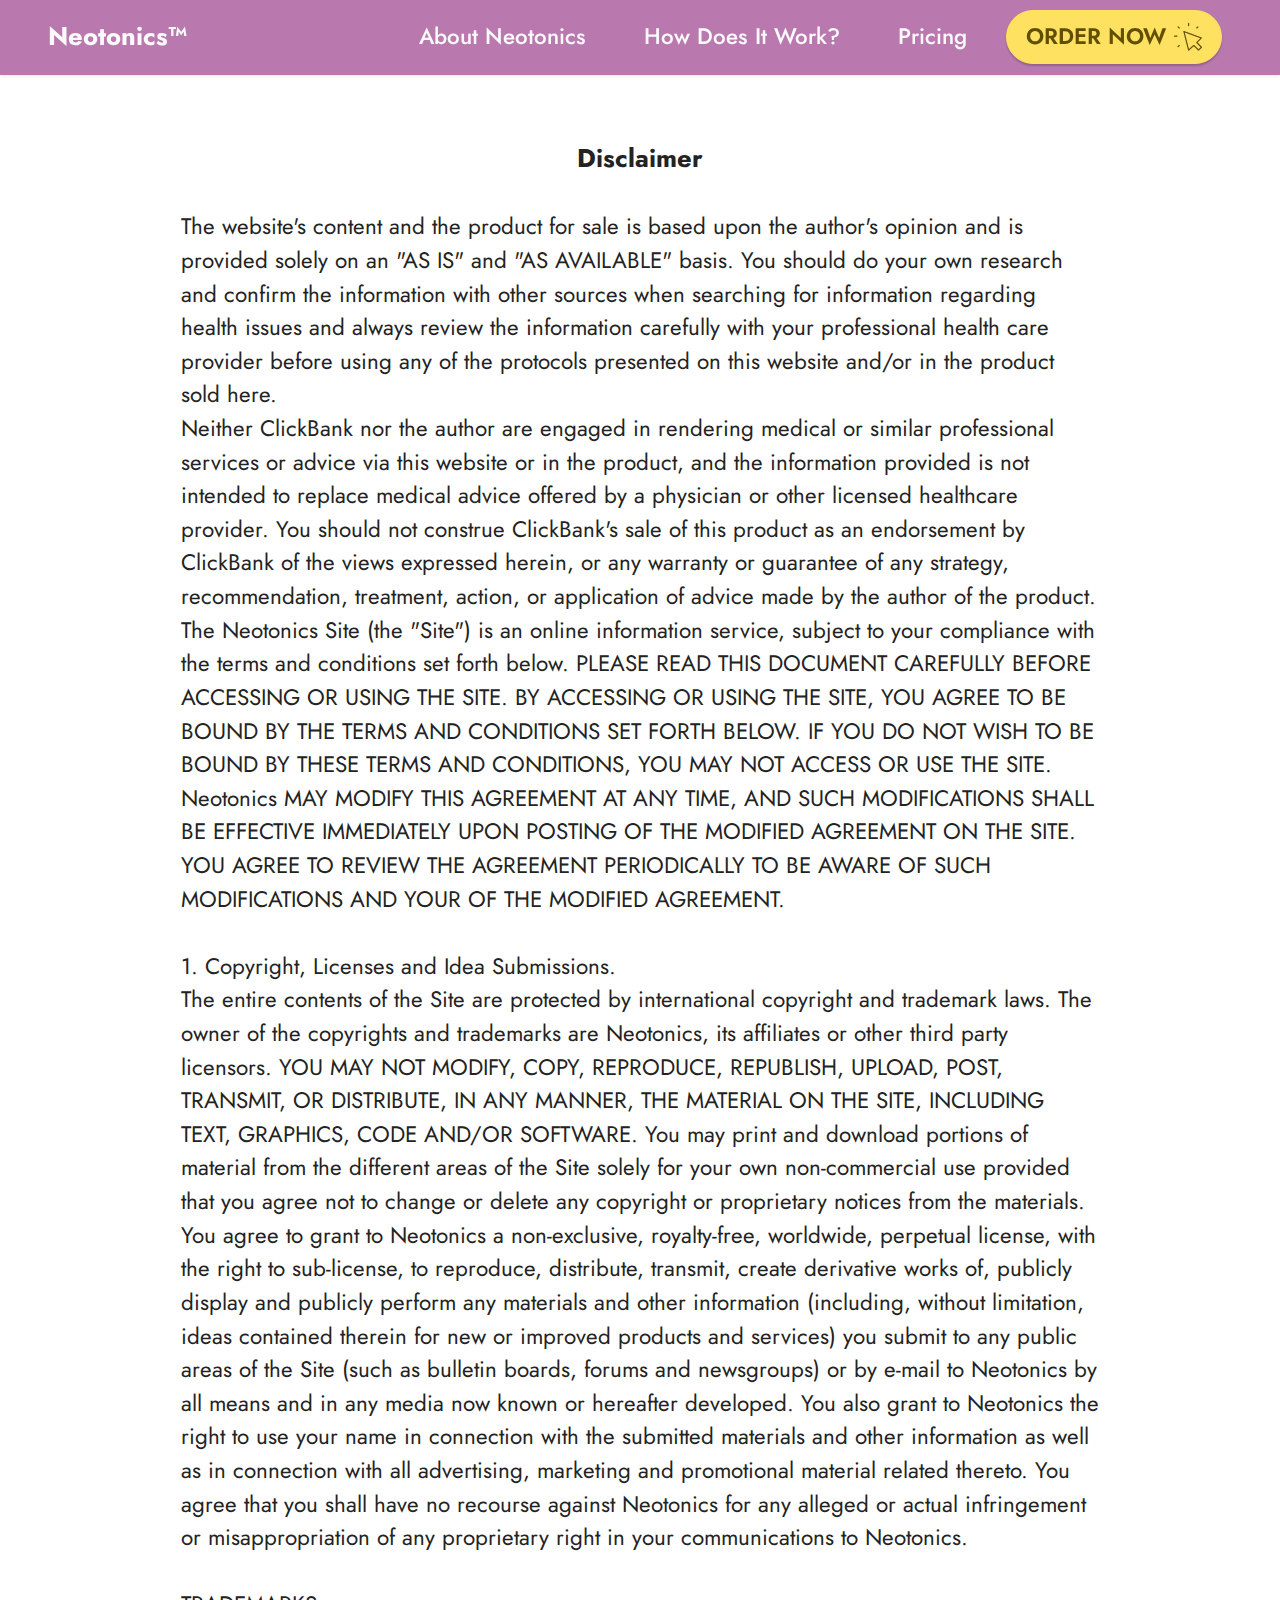
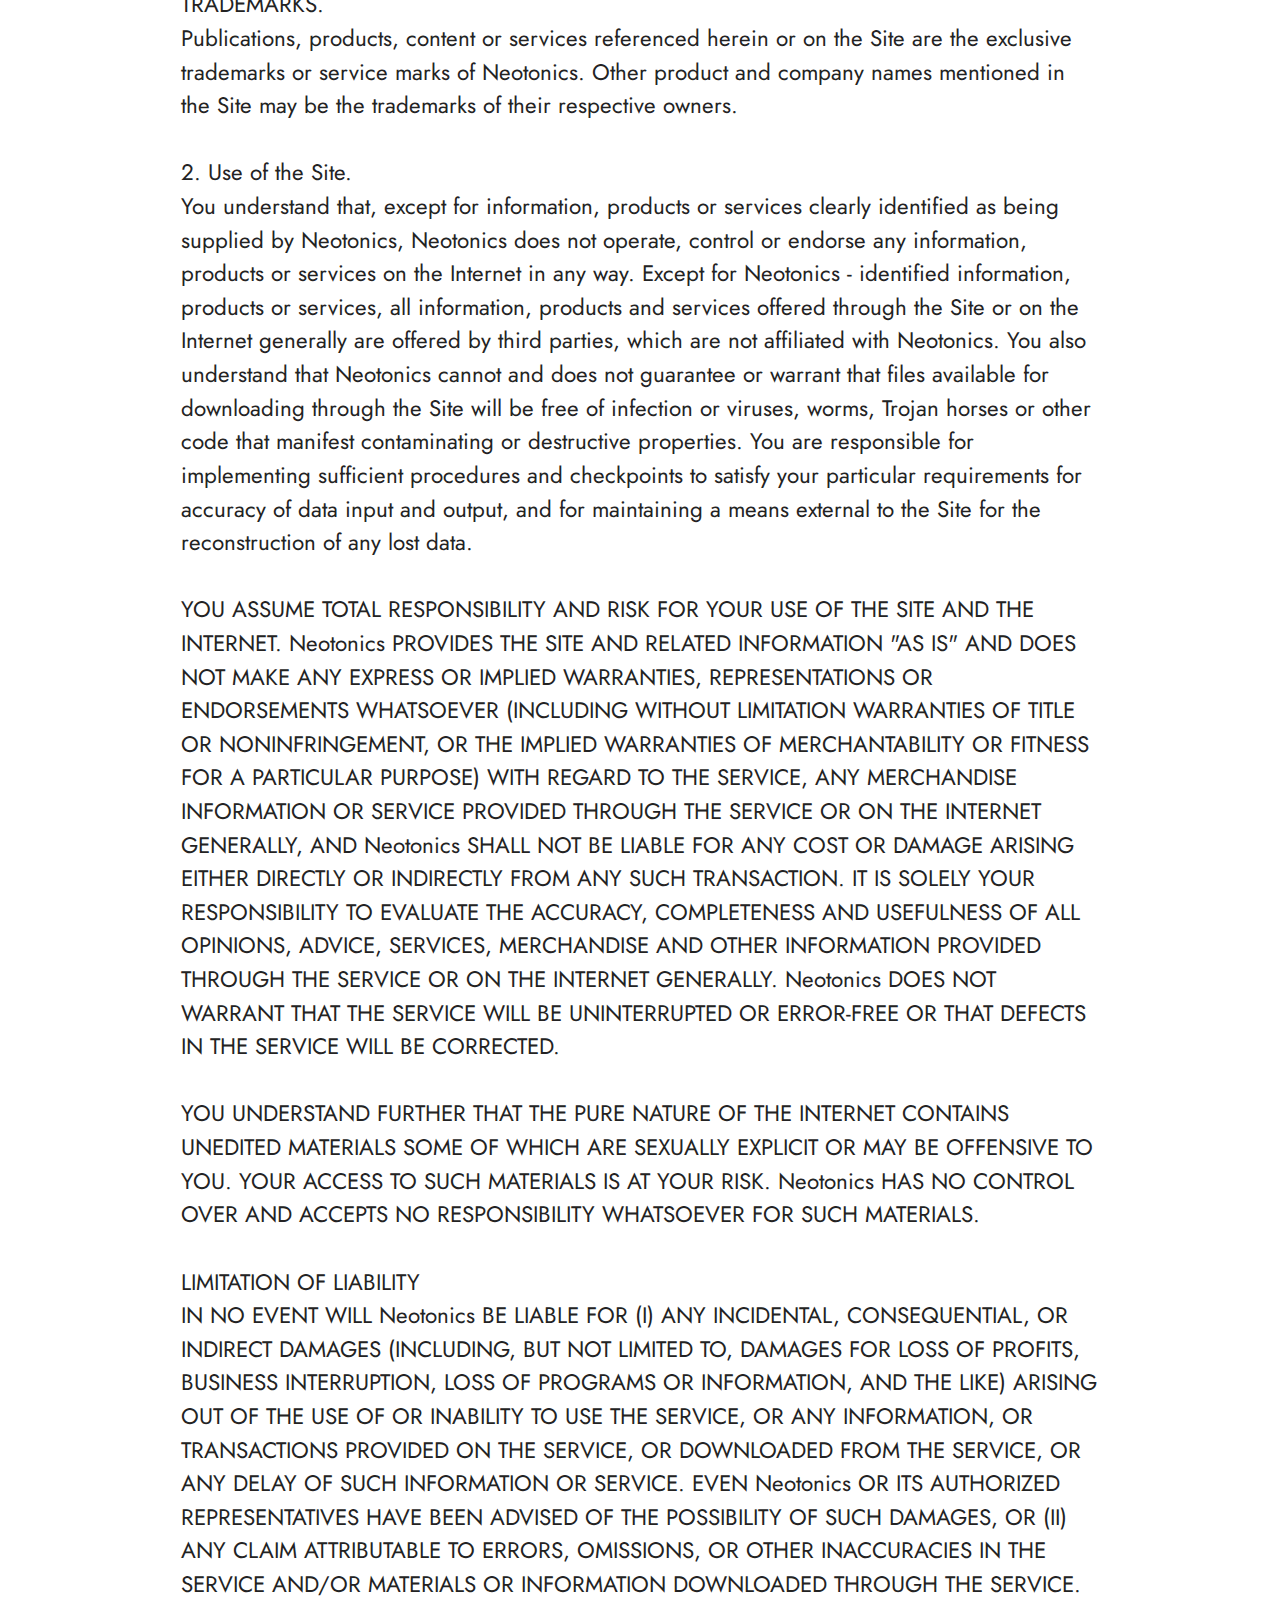
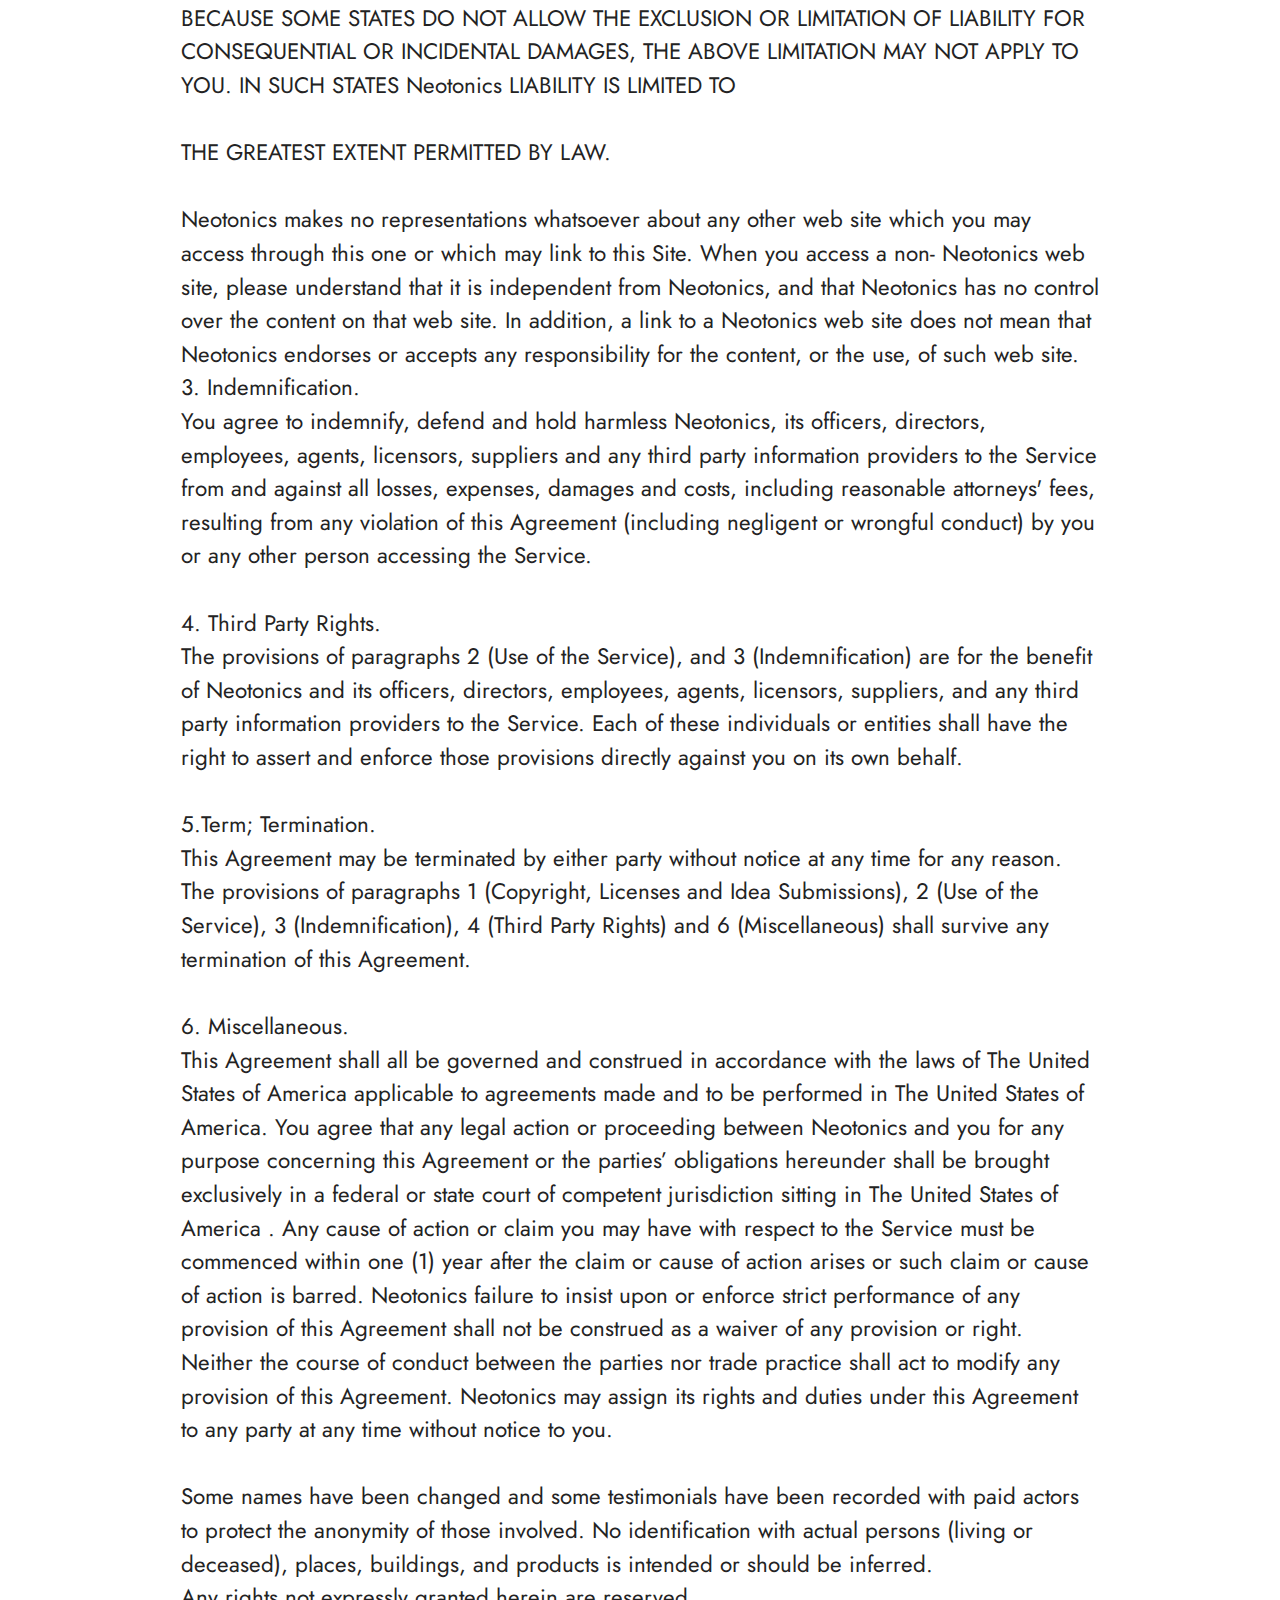
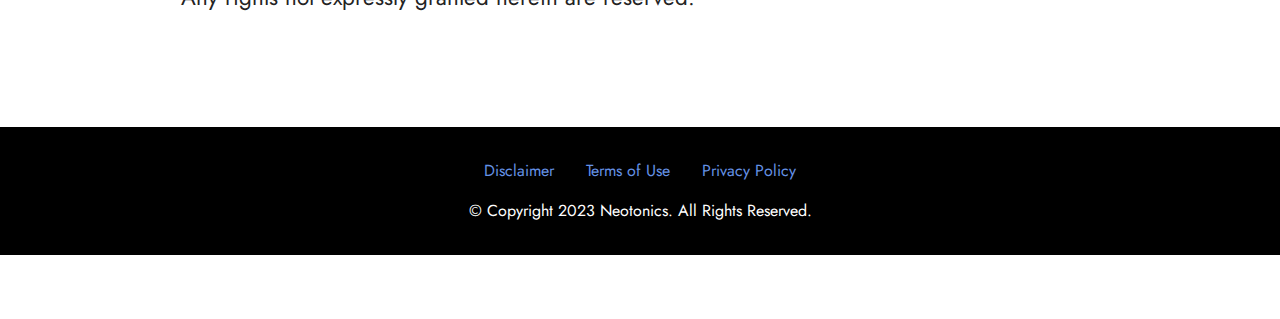
<file: disclaimer.html>
<!DOCTYPE html>
<html  >


<head>
<meta name=”viewport” content=”width=device-width, initial-scale=1.0″>
<link rel="alternate" hreflang="en-us" href="index.html"/>
  <meta charset="UTF-8">
  <meta http-equiv="X-UA-Compatible" content="IE=edge">
  <meta name="generator" content="Mobirise v5.8.9, mobirise.com">
  <meta name="viewport" content="width=device-width, initial-scale=1, minimum-scale=1">
  <link rel="shortcut icon" href="assets/images/Neotonics-1.html" type="image/x-icon">
  <meta name="description" content="Disclaimer for The Neotonics">
  
  
  <title>Neotonics Disclaimer</title>
  <link rel="stylesheet" href="assets/web/assets/mobirise-icons/mobirise-icons.css">
  <link rel="stylesheet" href="assets/bootstrap/css/bootstrap.min.css">
  <link rel="stylesheet" href="assets/bootstrap/css/bootstrap-grid.min.css">
  <link rel="stylesheet" href="assets/bootstrap/css/bootstrap-reboot.min.css">
  <link rel="stylesheet" href="assets/dropdown/css/style.css">
  <link rel="stylesheet" href="assets/socicon/css/styles.css">
  <link rel="stylesheet" href="assets/theme/css/style.css">
  <link rel="preload" href="https://fonts.googleapis.com/css?family=Jost:100,200,300,400,500,600,700,800,900,100i,200i,300i,400i,500i,600i,700i,800i,900i&amp;display=swap" as="style" onload="this.onload=null;this.rel='stylesheet'">
  <noscript><link rel="stylesheet" href="https://fonts.googleapis.com/css?family=Jost:100,200,300,400,500,600,700,800,900,100i,200i,300i,400i,500i,600i,700i,800i,900i&amp;display=swap"></noscript>
  <link rel="preload" as="style" href="assets/mobirise/css/mbr-additional.css"><link rel="stylesheet" href="assets/mobirise/css/mbr-additional.css" type="text/css">

  
  
  
</head>
<body>
  
  <section data-bs-version="5.1" class="menu menu2 cid-tFUfajTAjQ" once="menu" id="menu2-1c">
    
    <nav class="navbar navbar-dropdown navbar-fixed-top navbar-expand-lg">
        <div class="container-fluid">
            <div class="navbar-brand">
                
                <span class="navbar-caption-wrap"><a class="navbar-caption text-white text-primary display-5" href="https://7d311lmhu0z2m97kqi-d22qe2k.hop.clickbank.net?cbpage=tsl&tid=ntad">Neotonics™</a></span>
            </div>
            <button class="navbar-toggler" type="button" data-toggle="collapse" data-bs-toggle="collapse" data-target="#navbarSupportedContent" data-bs-target="#navbarSupportedContent" aria-controls="navbarNavAltMarkup" aria-expanded="false" aria-label="Toggle navigation">
                <div class="hamburger">
                    <span></span>
                    <span></span>
                    <span></span>
                    <span></span>
                </div>
            </button>
            <div class="collapse navbar-collapse" id="navbarSupportedContent">
                <ul class="navbar-nav nav-dropdown" data-app-modern-menu="true"><li class="nav-item"><a class="nav-link link text-white text-primary display-7" href="index-2.html#content4-5">
                            About&nbsp;Neotonics</a></li>
                    <li class="nav-item"><a class="nav-link link text-white text-primary display-7" href="index-2.html#content4-7">How Does It Work?</a></li>
                    <li class="nav-item"><a class="nav-link link text-white text-primary display-7" href="index-2.html#team1-f">Pricing</a>
                    </li></ul>
                
                <div class="navbar-buttons mbr-section-btn"><a class="btn btn-warning display-7" href="https://7d311lmhu0z2m97kqi-d22qe2k.hop.clickbank.net?cbpage=tsl&tid=ntad" target="_blank"><span class="mbri-cursor-click mbr-iconfont mbr-iconfont-btn"></span>ORDER NOW</a></div>
            </div>
        </div>
    </nav>
</section>

<section data-bs-version="5.1" class="content4 cid-tFZtZoEBkF" id="content4-1i">
    

    
    
    <div class="container">
        <div class="row justify-content-center">
            <div class="title col-md-12 col-lg-10">
                <h3 class="mbr-section-title mbr-fonts-style align-center mb-4 display-5">
                    <strong>Disclaimer</strong>
                </h3>
                <h4 class="mbr-section-subtitle align-center mbr-fonts-style mb-4 display-7">The website's content and the product for sale is based upon the author's opinion and is provided solely on an "AS IS" and "AS AVAILABLE" basis. You should do your own research and confirm the information with other sources when searching for information regarding health issues and always review the information carefully with your professional health care provider before using any of the protocols presented on this website and/or in the product sold here.
<div>
</div><div>
</div><div>
</div><div>
</div><div>
</div><div>
</div><div>
</div><div>
</div><div>
</div><div>
</div><div>
</div><div>
</div><div>
</div><div>
</div><div>
</div><div>
</div><div>
</div><div>Neither ClickBank nor the author are engaged in rendering medical or similar professional services or advice via this website or in the product, and the information provided is not intended to replace medical advice offered by a physician or other licensed healthcare provider. You should not construe ClickBank's sale of this product as an endorsement by ClickBank of the views expressed herein, or any warranty or guarantee of any strategy, recommendation, treatment, action, or application of advice made by the author of the product.
</div><div>The Neotonics Site (the "Site") is an online information service, subject to your compliance with the terms and conditions set forth below. PLEASE READ THIS DOCUMENT CAREFULLY BEFORE ACCESSING OR USING THE SITE. BY ACCESSING OR USING THE SITE, YOU AGREE TO BE BOUND BY THE TERMS AND CONDITIONS SET FORTH BELOW. IF YOU DO NOT WISH TO BE BOUND BY THESE TERMS AND CONDITIONS, YOU MAY NOT ACCESS OR USE THE SITE. Neotonics MAY MODIFY THIS AGREEMENT AT ANY TIME, AND SUCH MODIFICATIONS SHALL BE EFFECTIVE IMMEDIATELY UPON POSTING OF THE MODIFIED AGREEMENT ON THE SITE. YOU AGREE TO REVIEW THE AGREEMENT PERIODICALLY TO BE AWARE OF SUCH MODIFICATIONS AND YOUR OF THE MODIFIED AGREEMENT.</div><br><div>
</div><div>1. Copyright, Licenses and Idea Submissions.
</div><div>The entire contents of the Site are protected by international copyright and trademark laws. The owner of the copyrights and trademarks are Neotonics, its affiliates or other third party licensors. YOU MAY NOT MODIFY, COPY, REPRODUCE, REPUBLISH, UPLOAD, POST, TRANSMIT, OR DISTRIBUTE, IN ANY MANNER, THE MATERIAL ON THE SITE, INCLUDING TEXT, GRAPHICS, CODE AND/OR SOFTWARE. You may print and download portions of material from the different areas of the Site solely for your own non-commercial use provided that you agree not to change or delete any copyright or proprietary notices from the materials. You agree to grant to Neotonics a non-exclusive, royalty-free, worldwide, perpetual license, with the right to sub-license, to reproduce, distribute, transmit, create derivative works of, publicly display and publicly perform any materials and other information (including, without limitation, ideas contained therein for new or improved products and services) you submit to any public areas of the Site (such as bulletin boards, forums and newsgroups) or by e-mail to Neotonics by all means and in any media now known or hereafter developed. You also grant to Neotonics the right to use your name in connection with the submitted materials and other information as well as in connection with all advertising, marketing and promotional material related thereto. You agree that you shall have no recourse against Neotonics for any alleged or actual infringement or misappropriation of any proprietary right in your communications to Neotonics.</div><br><div>
</div><div>TRADEMARKS.
</div><div>Publications, products, content or services referenced herein or on the Site are the exclusive trademarks or service marks of Neotonics. Other product and company names mentioned in the Site may be the trademarks of their respective owners.</div><br><div>
</div><div>2. Use of the Site.
</div><div>You understand that, except for information, products or services clearly identified as being supplied by Neotonics, Neotonics does not operate, control or endorse any information, products or services on the Internet in any way. Except for Neotonics - identified information, products or services, all information, products and services offered through the Site or on the Internet generally are offered by third parties, which are not affiliated with Neotonics. You also understand that Neotonics cannot and does not guarantee or warrant that files available for downloading through the Site will be free of infection or viruses, worms, Trojan horses or other code that manifest contaminating or destructive properties. You are responsible for implementing sufficient procedures and checkpoints to satisfy your particular requirements for accuracy of data input and output, and for maintaining a means external to the Site for the reconstruction of any lost data.</div><br><div>
</div><div>YOU ASSUME TOTAL RESPONSIBILITY AND RISK FOR YOUR USE OF THE SITE AND THE INTERNET. Neotonics PROVIDES THE SITE AND RELATED INFORMATION "AS IS" AND DOES NOT MAKE ANY EXPRESS OR IMPLIED WARRANTIES, REPRESENTATIONS OR ENDORSEMENTS WHATSOEVER (INCLUDING WITHOUT LIMITATION WARRANTIES OF TITLE OR NONINFRINGEMENT, OR THE IMPLIED WARRANTIES OF MERCHANTABILITY OR FITNESS FOR A PARTICULAR PURPOSE) WITH REGARD TO THE SERVICE, ANY MERCHANDISE INFORMATION OR SERVICE PROVIDED THROUGH THE SERVICE OR ON THE INTERNET GENERALLY, AND Neotonics SHALL NOT BE LIABLE FOR ANY COST OR DAMAGE ARISING EITHER DIRECTLY OR INDIRECTLY FROM ANY SUCH TRANSACTION. IT IS SOLELY YOUR RESPONSIBILITY TO EVALUATE THE ACCURACY, COMPLETENESS AND USEFULNESS OF ALL OPINIONS, ADVICE, SERVICES, MERCHANDISE AND OTHER INFORMATION PROVIDED THROUGH THE SERVICE OR ON THE INTERNET GENERALLY. Neotonics DOES NOT WARRANT THAT THE SERVICE WILL BE UNINTERRUPTED OR ERROR-FREE OR THAT DEFECTS
</div><div>IN THE SERVICE WILL BE CORRECTED.</div><br><div>
</div><div>YOU UNDERSTAND FURTHER THAT THE PURE NATURE OF THE INTERNET CONTAINS UNEDITED MATERIALS SOME OF WHICH ARE SEXUALLY EXPLICIT OR MAY BE OFFENSIVE TO YOU. YOUR ACCESS TO SUCH MATERIALS IS AT YOUR RISK. Neotonics HAS NO CONTROL OVER AND ACCEPTS NO RESPONSIBILITY WHATSOEVER FOR SUCH MATERIALS.</div><br><div>
</div><div>LIMITATION OF LIABILITY
</div><div>IN NO EVENT WILL Neotonics BE LIABLE FOR (I) ANY INCIDENTAL, CONSEQUENTIAL, OR INDIRECT DAMAGES (INCLUDING, BUT NOT LIMITED TO, DAMAGES FOR LOSS OF PROFITS, BUSINESS INTERRUPTION, LOSS OF PROGRAMS OR INFORMATION, AND THE LIKE) ARISING OUT OF THE USE OF OR INABILITY TO USE THE SERVICE, OR ANY INFORMATION, OR TRANSACTIONS PROVIDED ON THE SERVICE, OR DOWNLOADED FROM THE SERVICE, OR ANY DELAY OF SUCH INFORMATION OR SERVICE. EVEN Neotonics OR ITS AUTHORIZED REPRESENTATIVES HAVE BEEN ADVISED OF THE POSSIBILITY OF SUCH DAMAGES, OR (II) ANY CLAIM ATTRIBUTABLE TO ERRORS, OMISSIONS, OR OTHER INACCURACIES IN THE SERVICE AND/OR MATERIALS OR INFORMATION DOWNLOADED THROUGH THE SERVICE. BECAUSE SOME STATES DO NOT ALLOW THE EXCLUSION OR LIMITATION OF LIABILITY FOR CONSEQUENTIAL OR INCIDENTAL DAMAGES, THE ABOVE LIMITATION MAY NOT APPLY TO YOU. IN SUCH STATES Neotonics LIABILITY IS LIMITED TO</div><br><div> THE GREATEST EXTENT PERMITTED BY LAW.</div><br><div>
</div><div>Neotonics makes no representations whatsoever about any other web site which you may access through this one or which may link to this Site. When you access a non- Neotonics web site, please understand that it is independent from Neotonics, and that Neotonics has no control over the content on that web site. In addition, a link to a Neotonics web site does not mean that Neotonics endorses or accepts any responsibility for the content, or the use, of such web site.
</div><div>3. Indemnification.
</div><div>You agree to indemnify, defend and hold harmless Neotonics, its officers, directors, employees, agents, licensors, suppliers and any third party information providers to the Service from and against all losses, expenses, damages and costs, including reasonable attorneys' fees, resulting from any violation of this Agreement (including negligent or wrongful conduct) by you or any other person accessing the Service.</div><br><div>
</div><div>4. Third Party Rights.
</div><div>The provisions of paragraphs 2 (Use of the Service), and 3 (Indemnification) are for the benefit of Neotonics and its officers, directors, employees, agents, licensors, suppliers, and any third party information providers to the Service. Each of these individuals or entities shall have the right to assert and enforce those provisions directly against you on its own behalf.</div><br><div>
</div><div>5.Term; Termination.
</div><div>This Agreement may be terminated by either party without notice at any time for any reason. The provisions of paragraphs 1 (Copyright, Licenses and Idea Submissions), 2 (Use of the Service), 3 (Indemnification), 4 (Third Party Rights) and 6 (Miscellaneous) shall survive any termination of this Agreement.</div><br><div>
</div><div>6. Miscellaneous.
</div><div>This Agreement shall all be governed and construed in accordance with the laws of The United States of America applicable to agreements made and to be performed in The United States of America. You agree that any legal action or proceeding between Neotonics and you for any purpose concerning this Agreement or the parties’ obligations hereunder shall be brought exclusively in a federal or state court of competent jurisdiction sitting in The United States of America . Any cause of action or claim you may have with respect to the Service must be commenced within one (1) year after the claim or cause of action arises or such claim or cause of action is barred. Neotonics failure to insist upon or enforce strict performance of any provision of this Agreement shall not be construed as a waiver of any provision or right. Neither the course of conduct between the parties nor trade practice shall act to modify any provision of this Agreement. Neotonics may assign its rights and duties under this Agreement to any party at any time without notice to you.</div><br><div>
</div><div>Some names have been changed and some testimonials have been recorded with paid actors to protect the anonymity of those involved. No identification with actual persons (living or deceased), places, buildings, and products is intended or should be inferred.
</div><div>Any rights not expressly granted herein are reserved.</div><div>
</div><div>
</div><div>
</div><div>
</div><div>
</div><div>
</div><div>
</div><div>
</div><div>
</div><div>
</div><div>
</div><div>
</div><div>
</div><div>
</div><div>
</div><div>
</div><div>
</div><div>
</div><div>
</div><div>
</div><div>
</div><div>
</div></h4>
                
            </div>
        </div>
    </div>
</section>

<section data-bs-version="5.1" class="footer3 cid-tFW3TktmMA" once="footers" id="footer3-1d">

    

    

    <div class="container">
        <div class="media-container-row align-center mbr-white">
            <div class="row row-links">
                <ul class="foot-menu">
                    
                    
                    
                    
                    
                <li class="foot-menu-item mbr-fonts-style display-4">
                        <a href="disclaimer.html" class="text-primary">Disclaimer</a>
                    </li><li class="foot-menu-item mbr-fonts-style display-4"><a href="terms-of-use.html" class="text-primary">Terms of Use</a></li><li class="foot-menu-item mbr-fonts-style display-4"><a href="privacy-policy.html" class="text-primary">Privacy Policy</a></li></ul>
            </div>
            
            <div class="row row-copirayt">
                <p class="mbr-text mb-0 mbr-fonts-style mbr-white align-center display-4">
                    © Copyright 2023 Neotonics. All Rights Reserved.
                </p>
            </div>
        </div>
    </div>
</section><section class="display-7" style="padding: 0;align-items: center;justify-content: center;flex-wrap: wrap;    align-content: center;display: flex;position: relative;height: 4rem;"><a  style="flex: 1 1;height: 4rem;position: absolute;width: 100%;z-index: 1;"><img alt="" style="height: 4rem;" src="[data-uri]"></a><p style="margin: 0;text-align: center;" class="display-7"></p><a style="z-index:1" ></a></section><script src="assets/bootstrap/js/bootstrap.bundle.min.js"></script>  <script src="assets/smoothscroll/smooth-scroll.js"></script>  <script src="assets/ytplayer/index.js"></script>  <script src="assets/dropdown/js/navbar-dropdown.js"></script>  <script src="assets/theme/js/script.js"></script>  
  
  
</body>


</html>
</file>
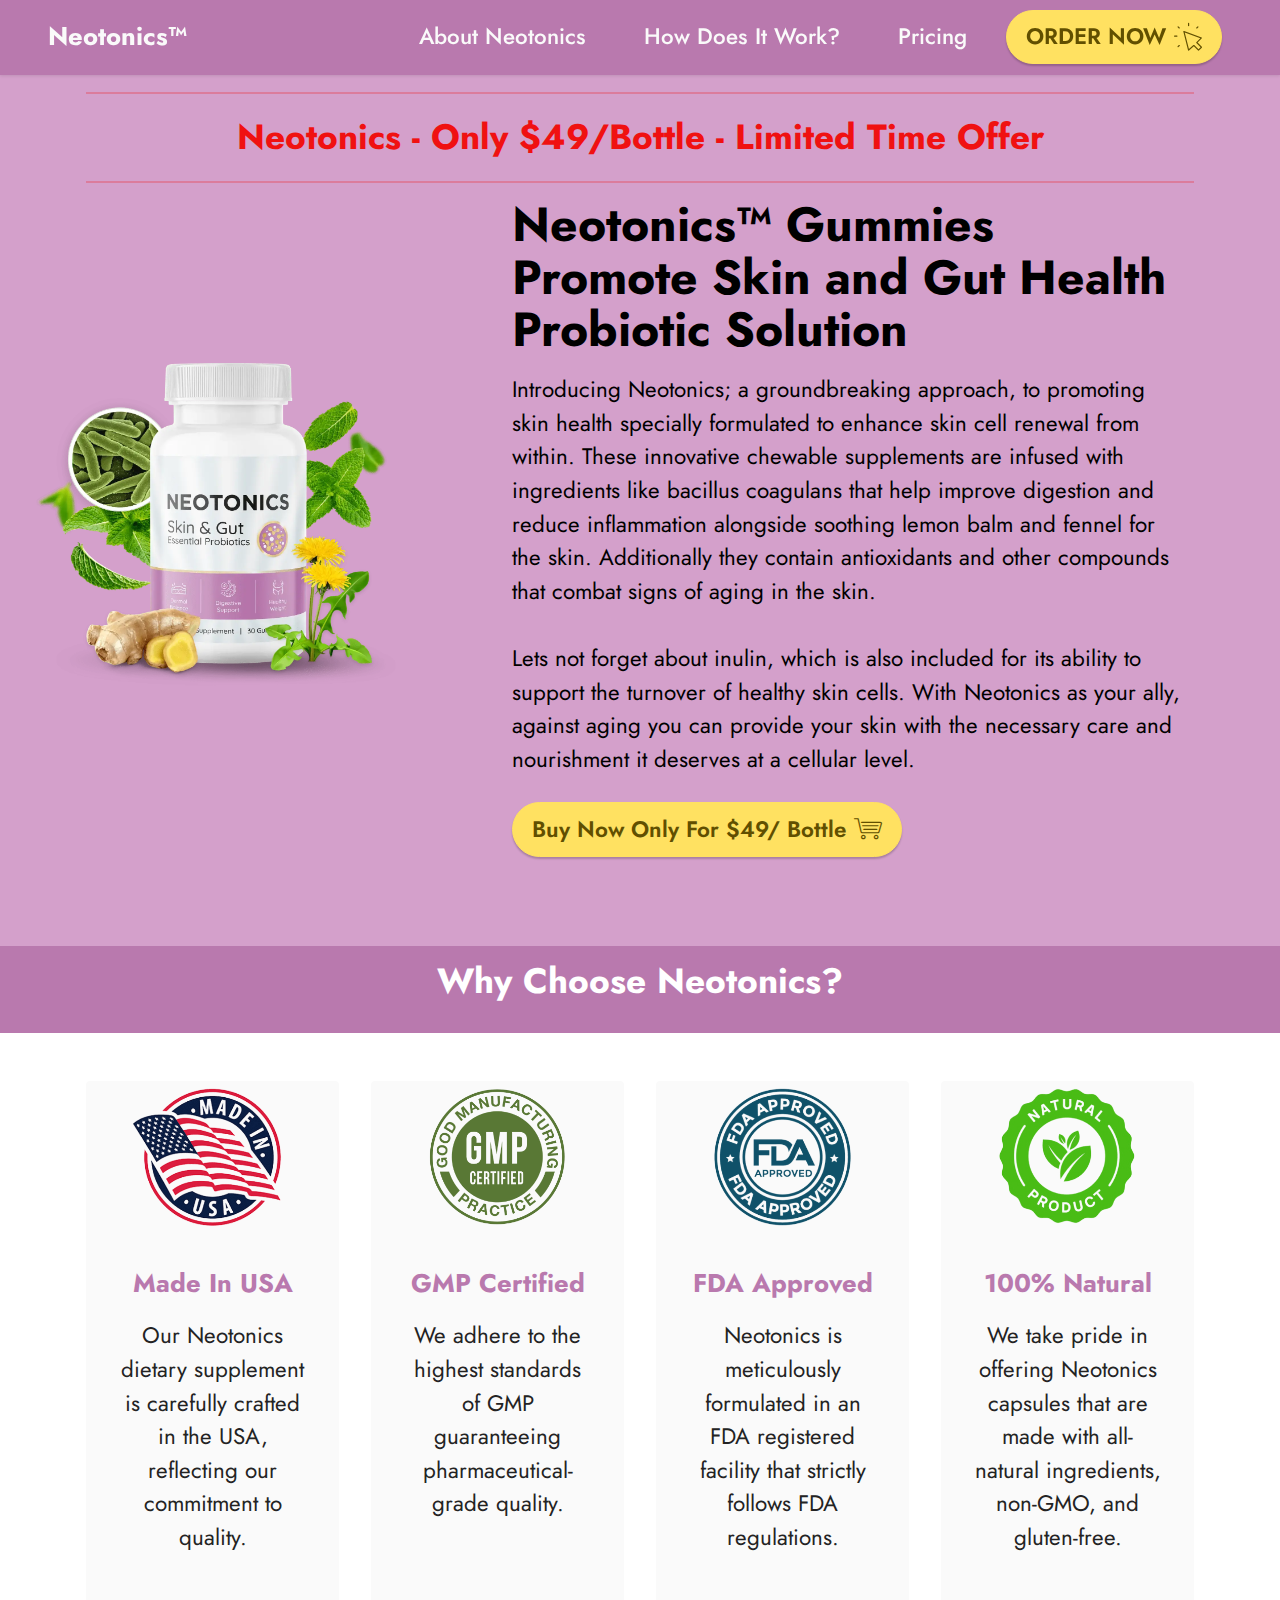
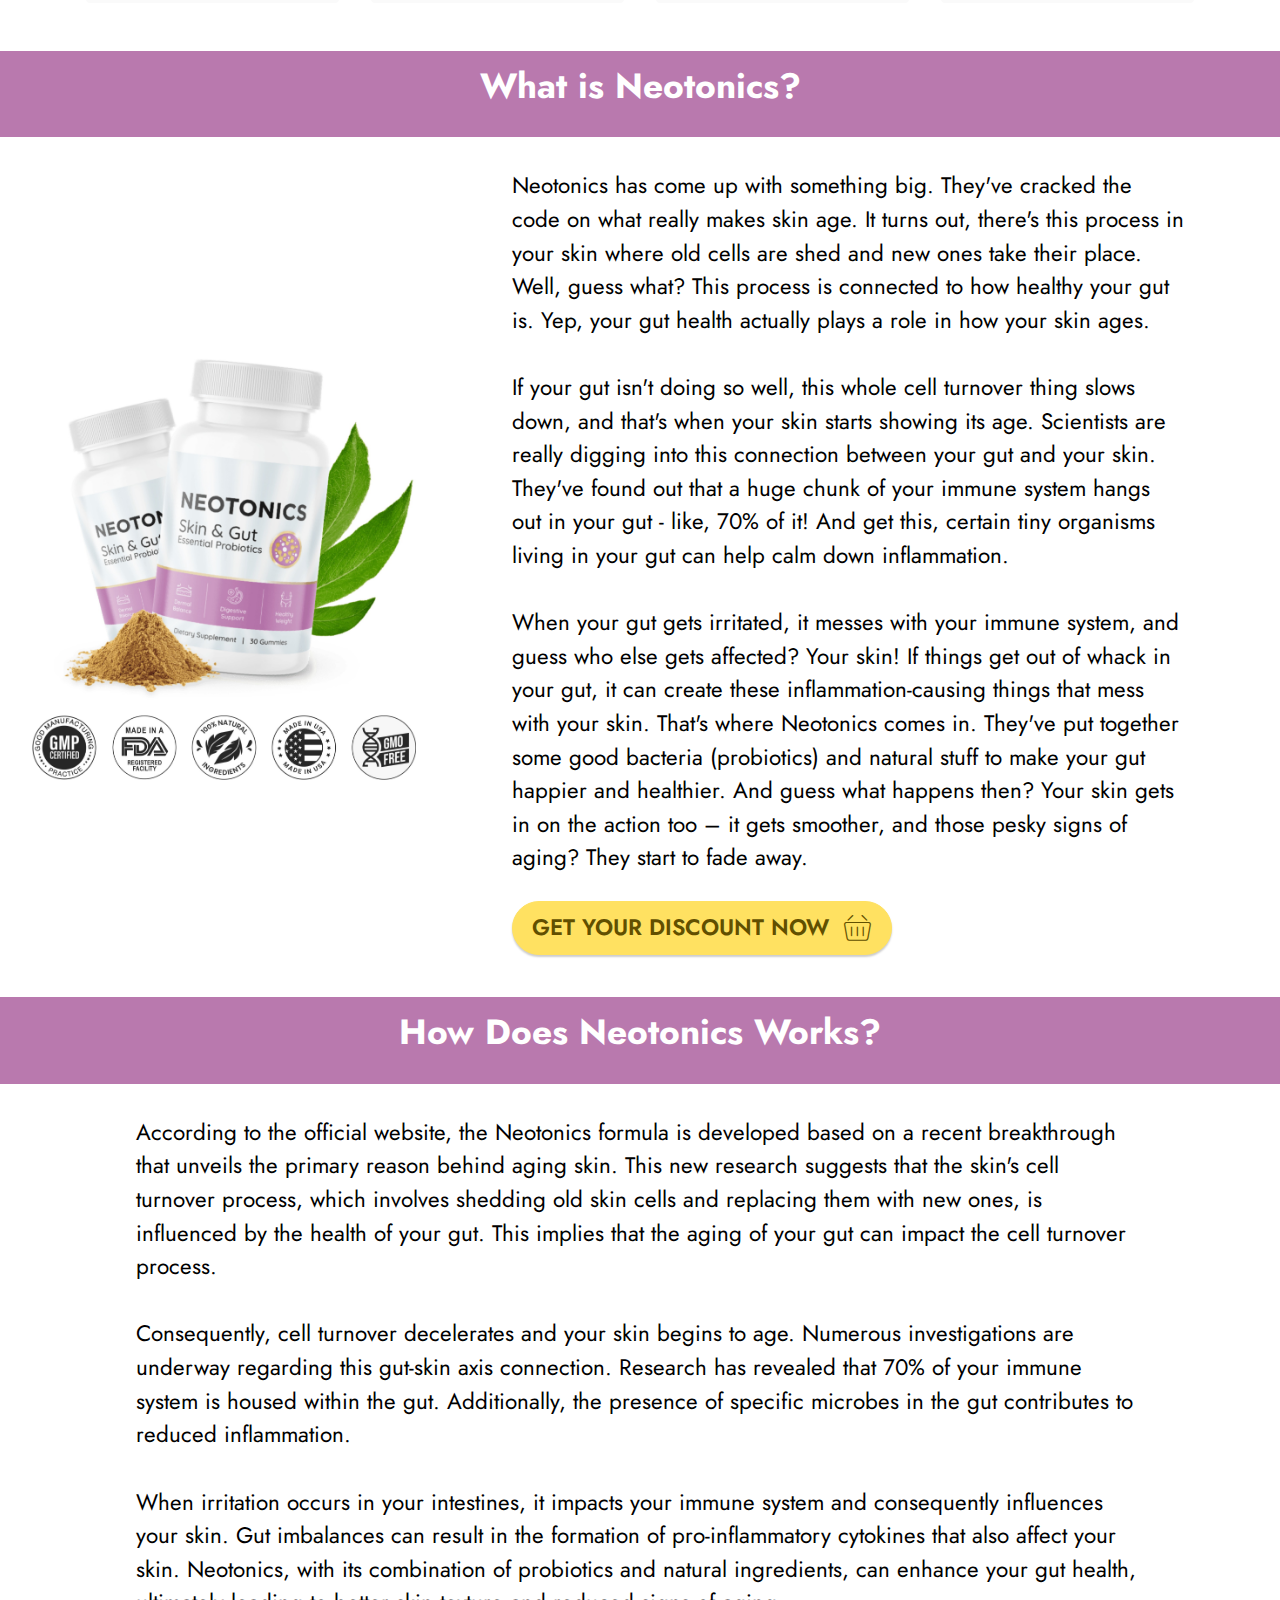
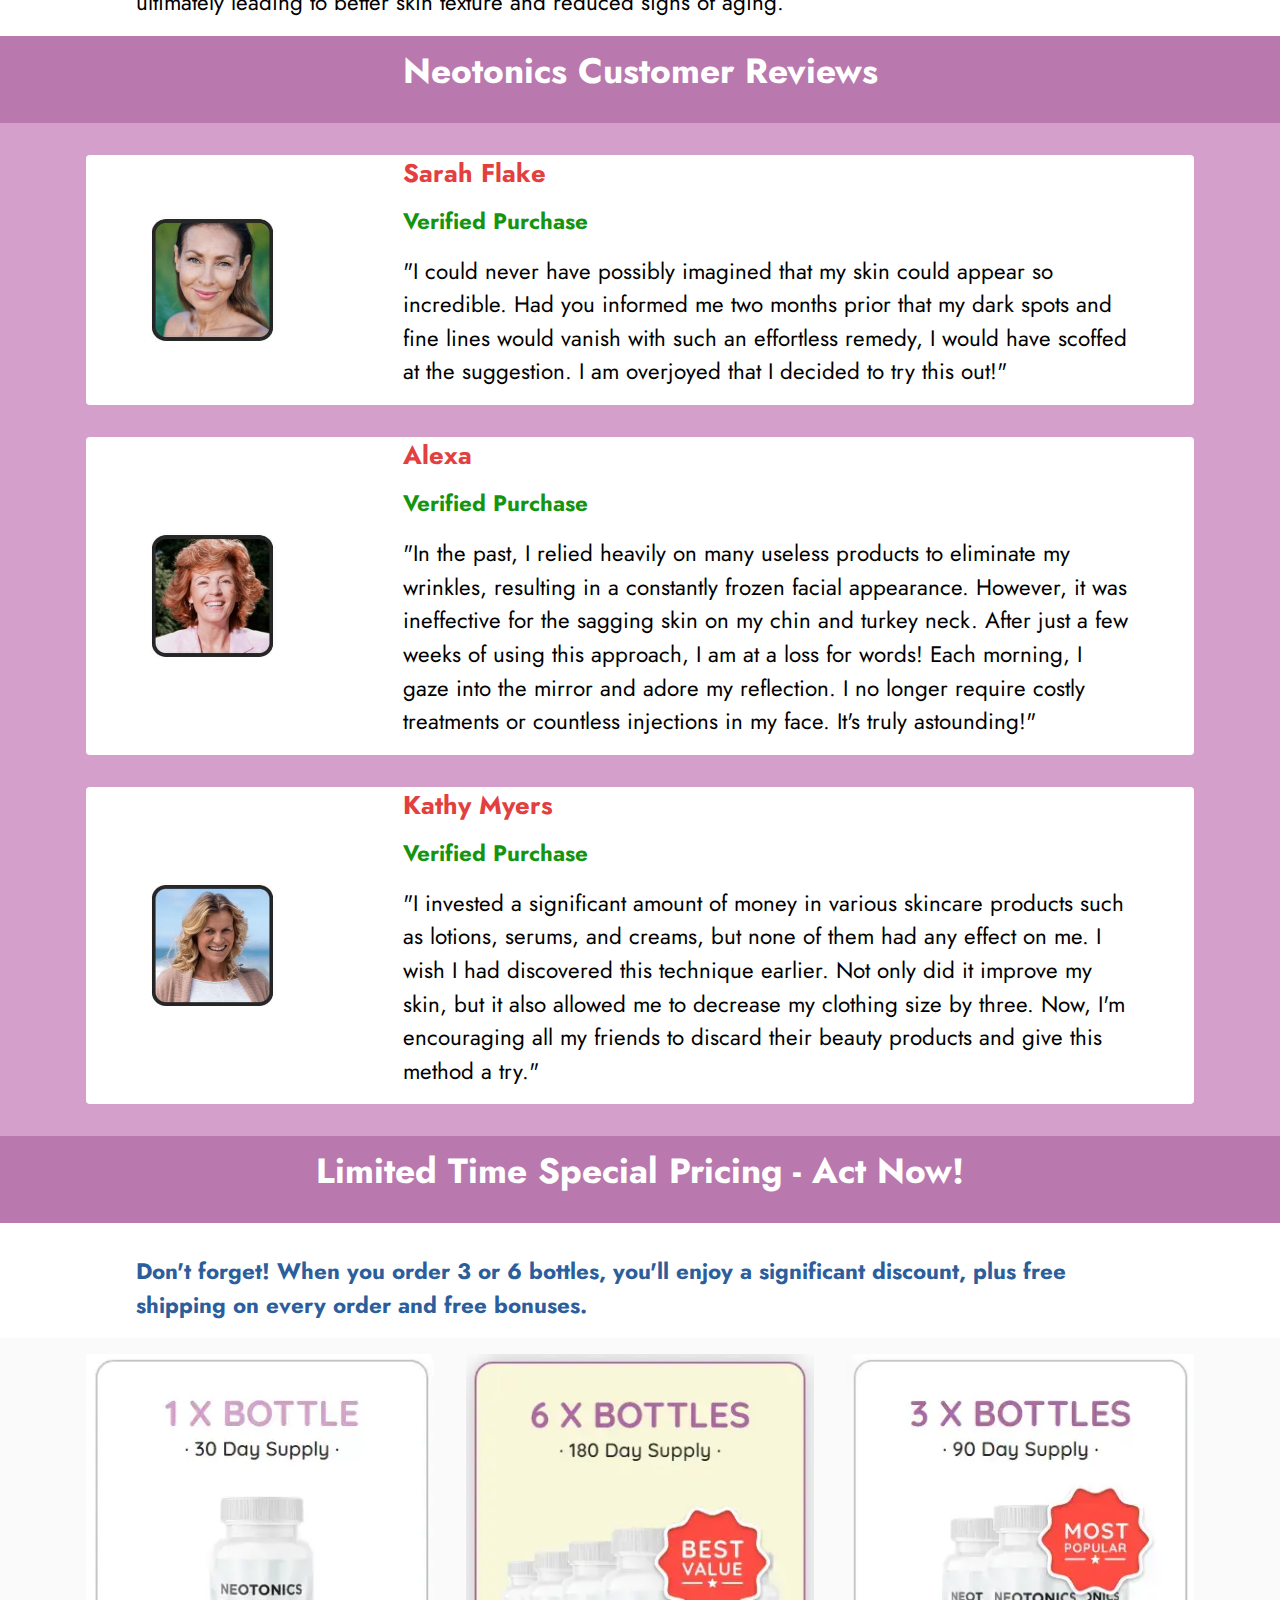
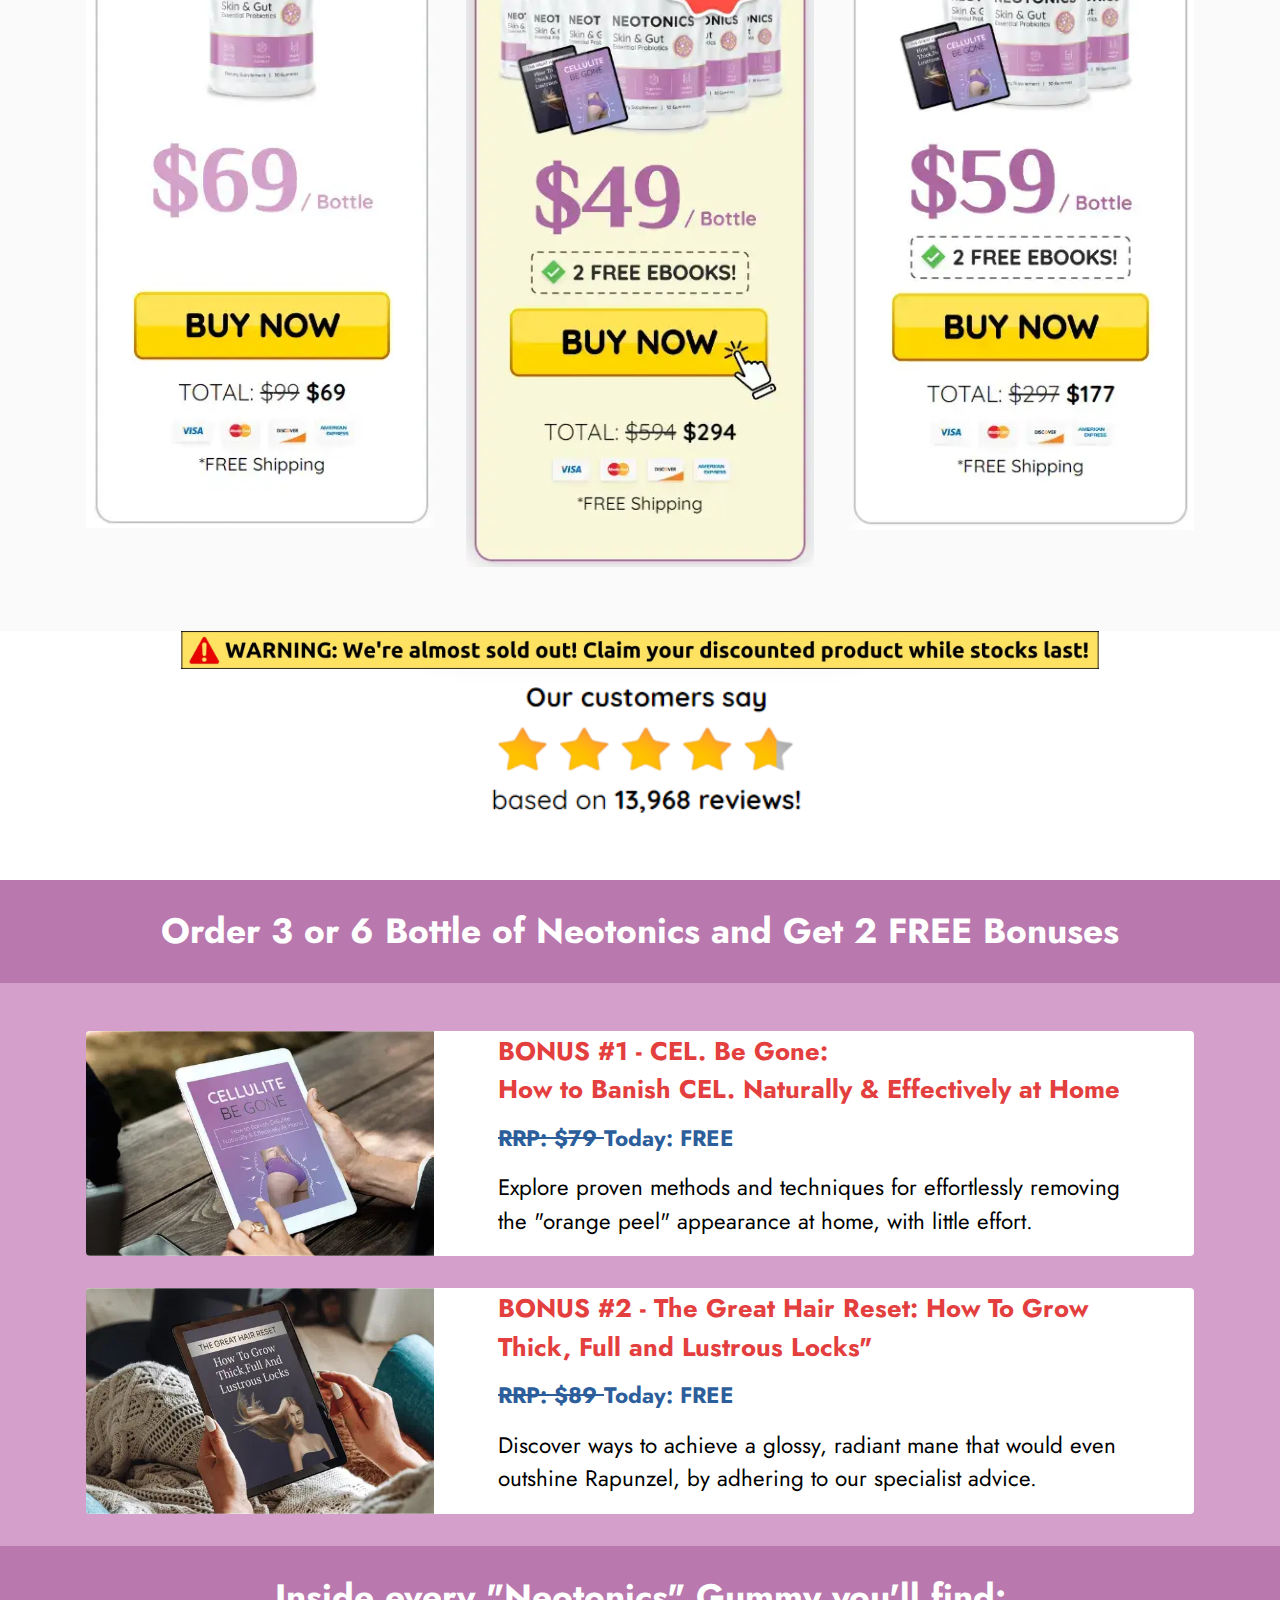
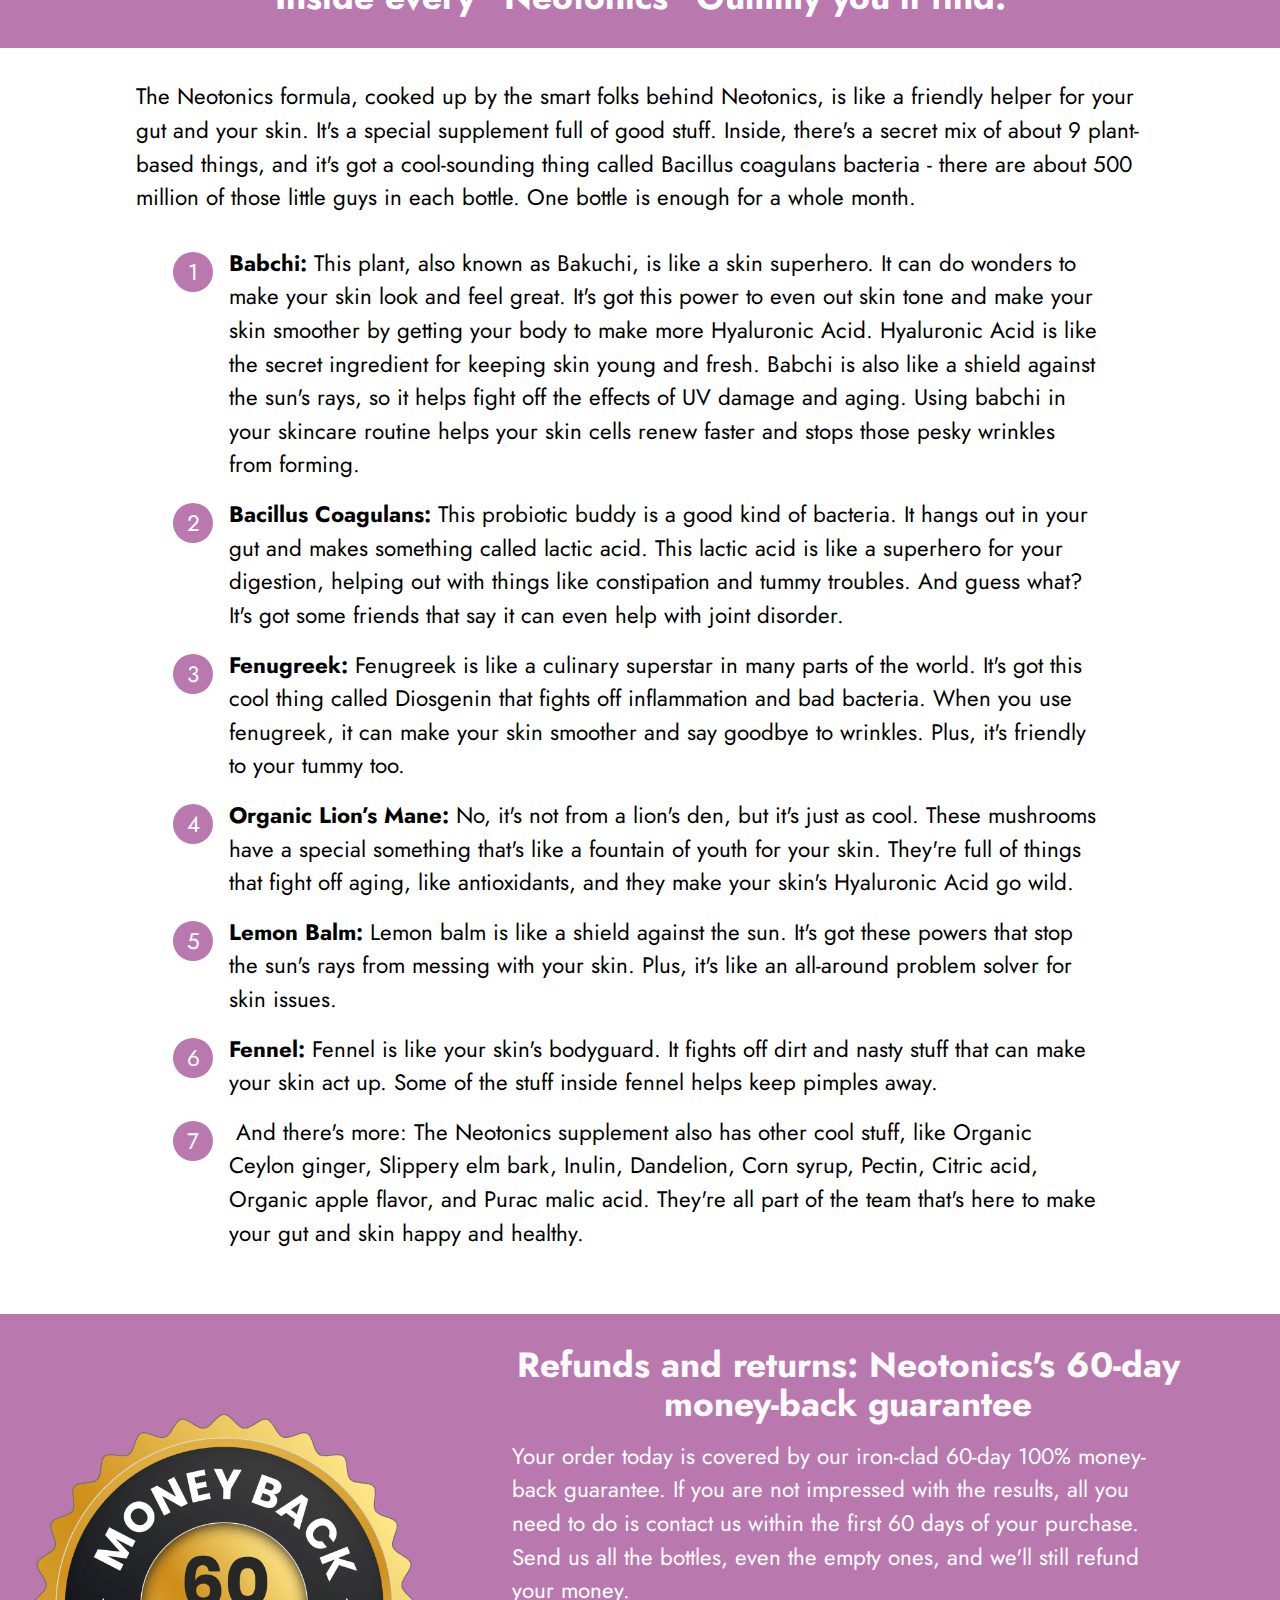
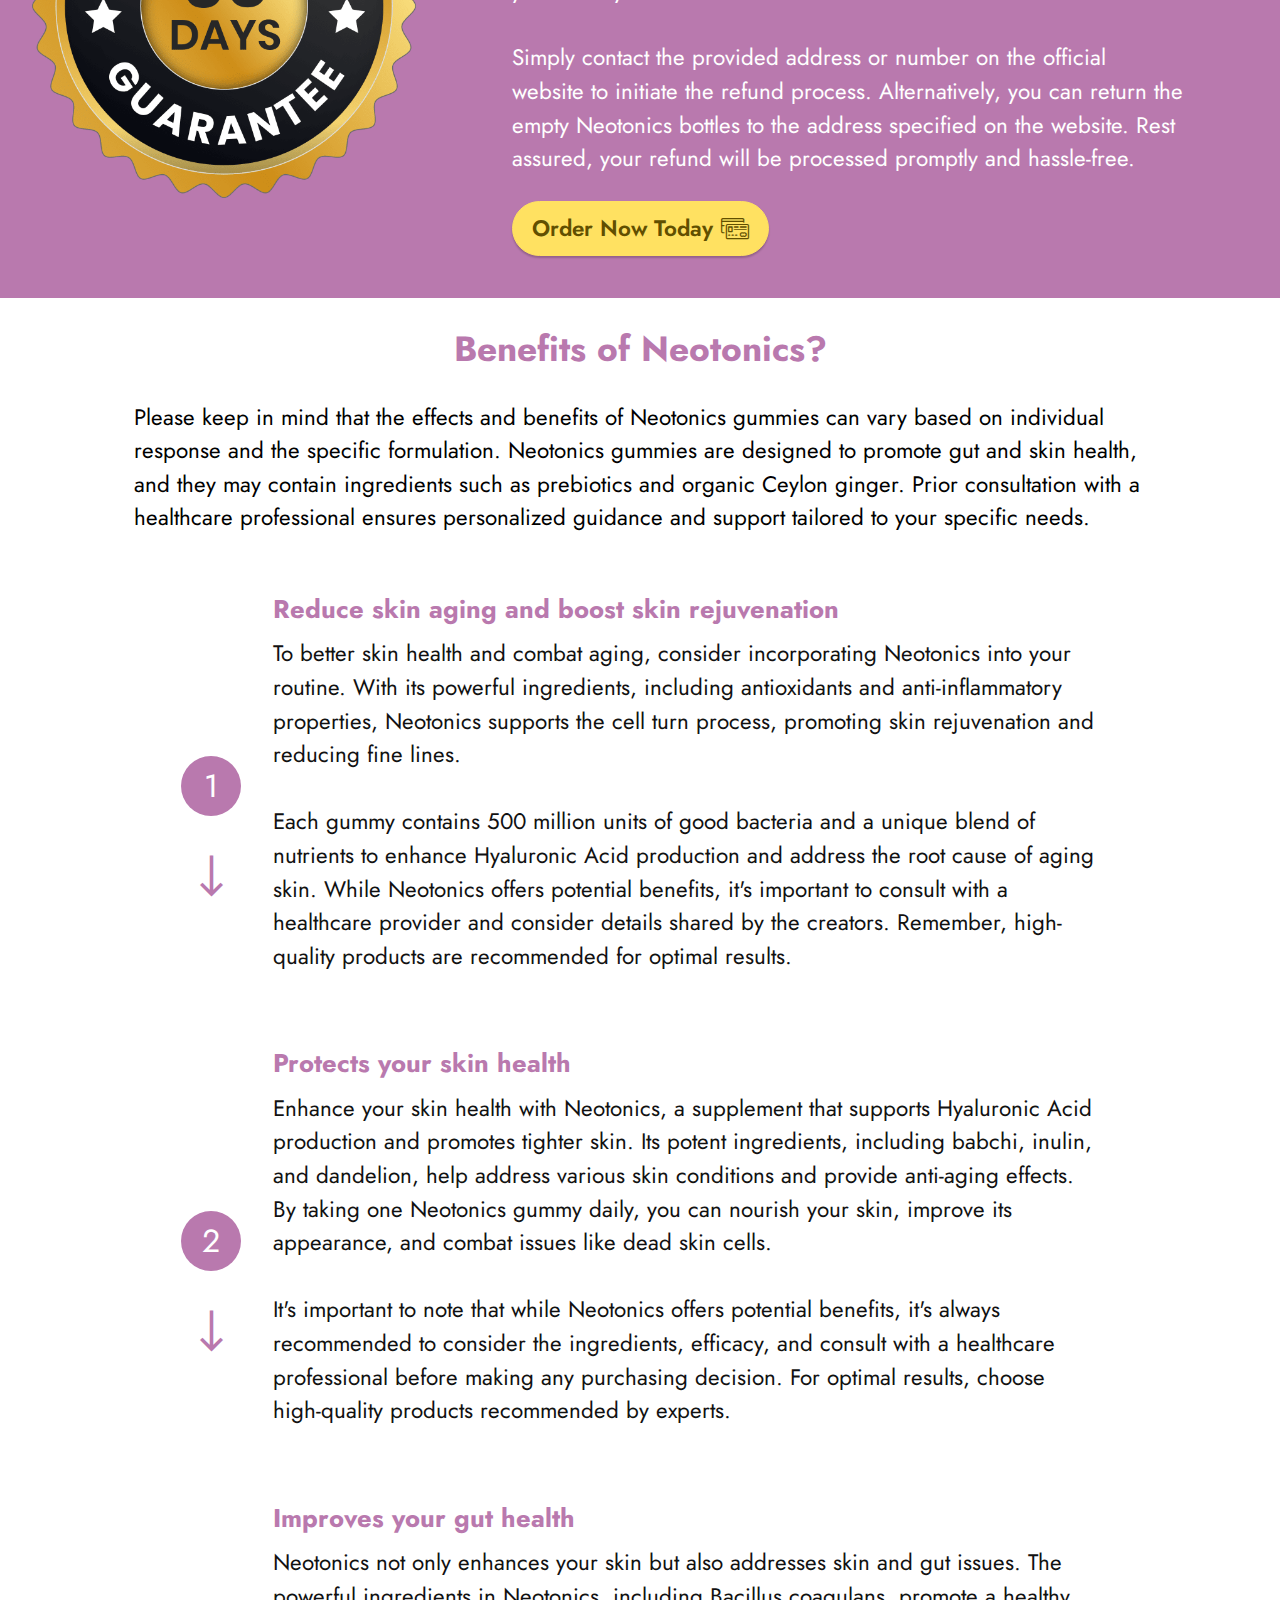
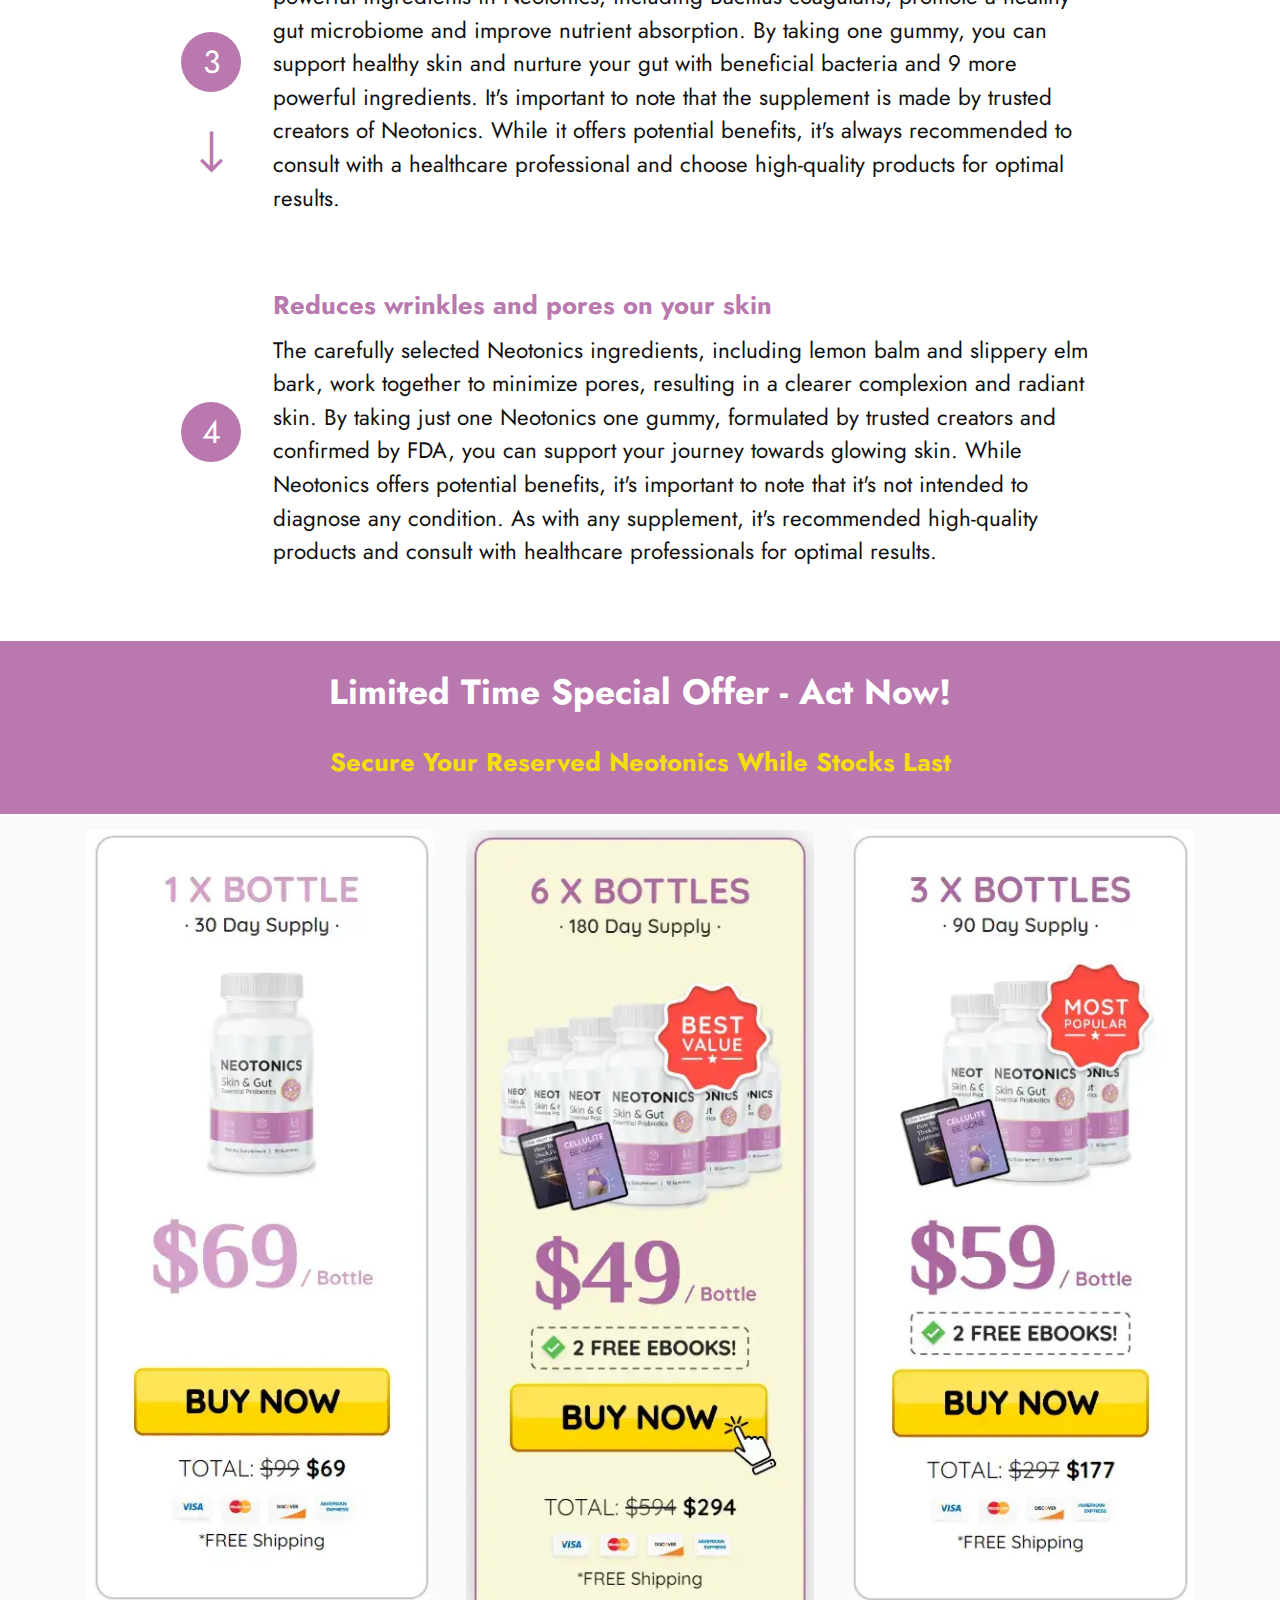
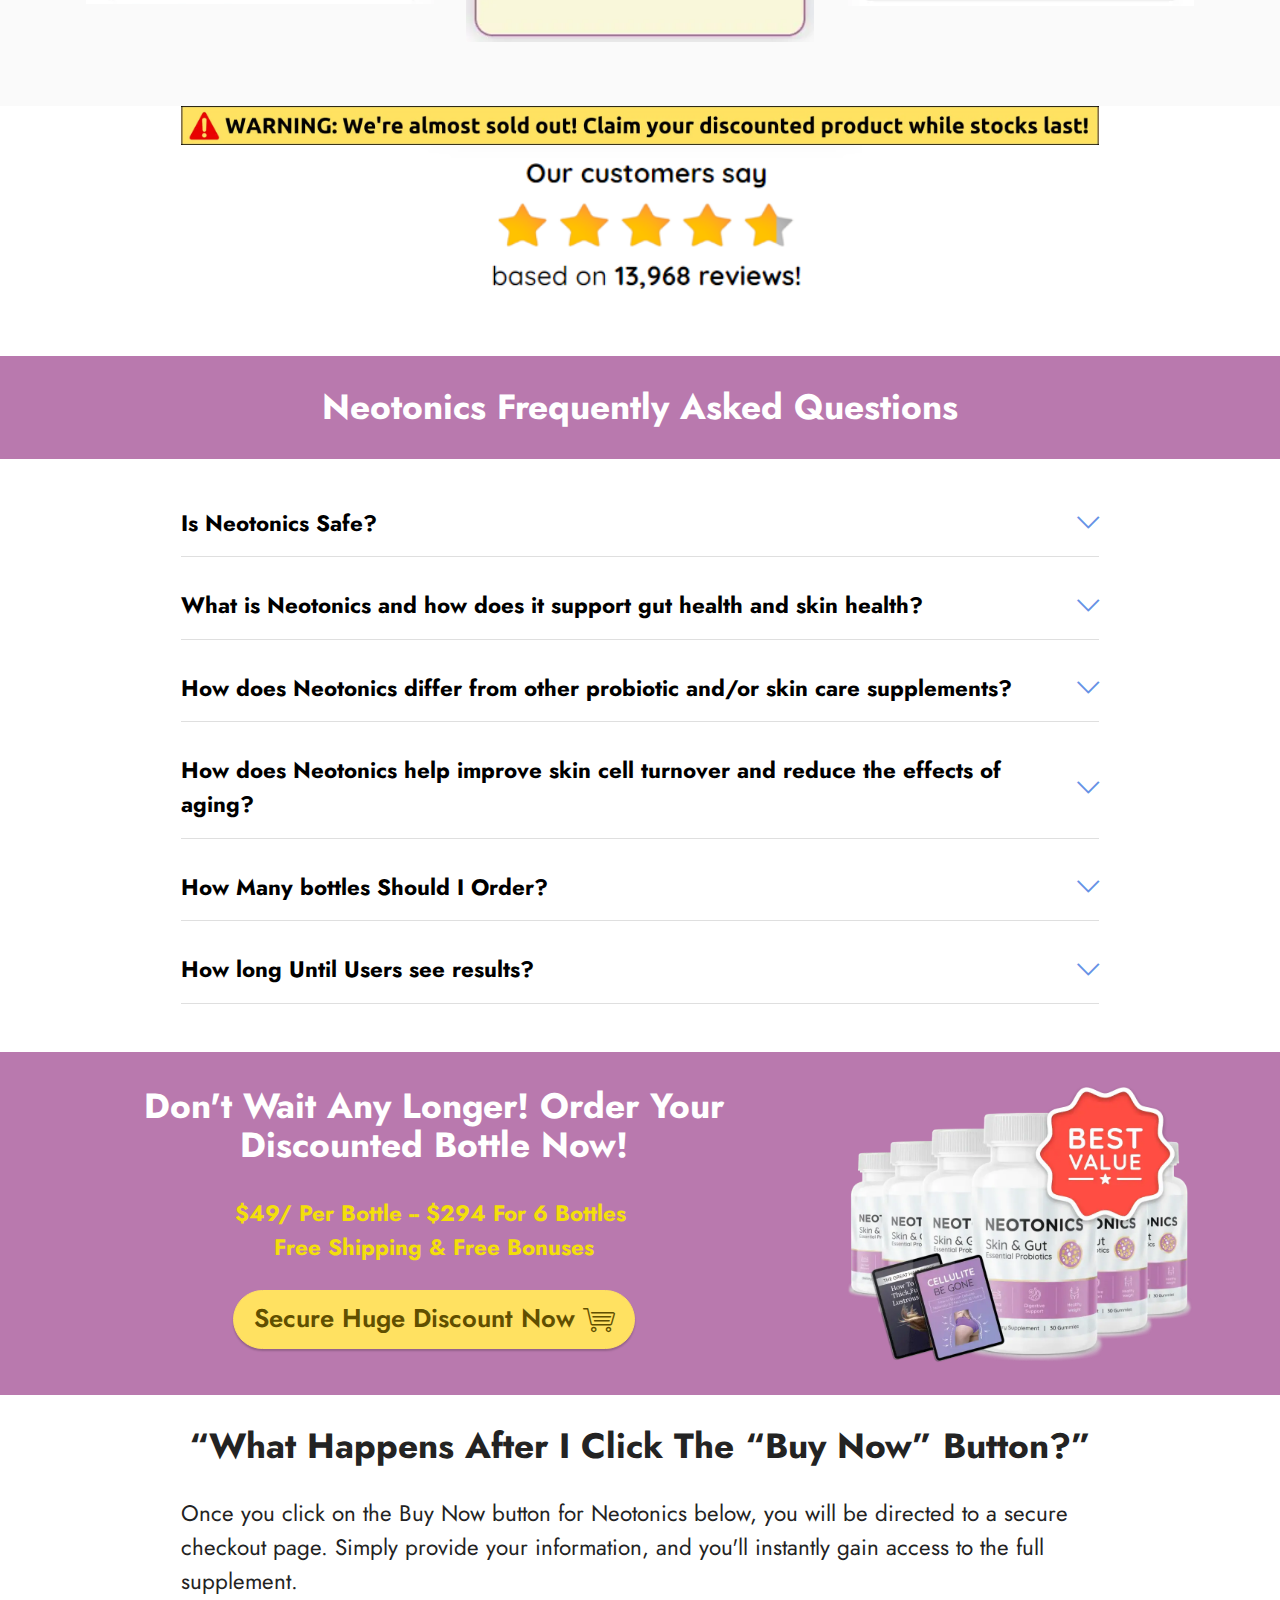
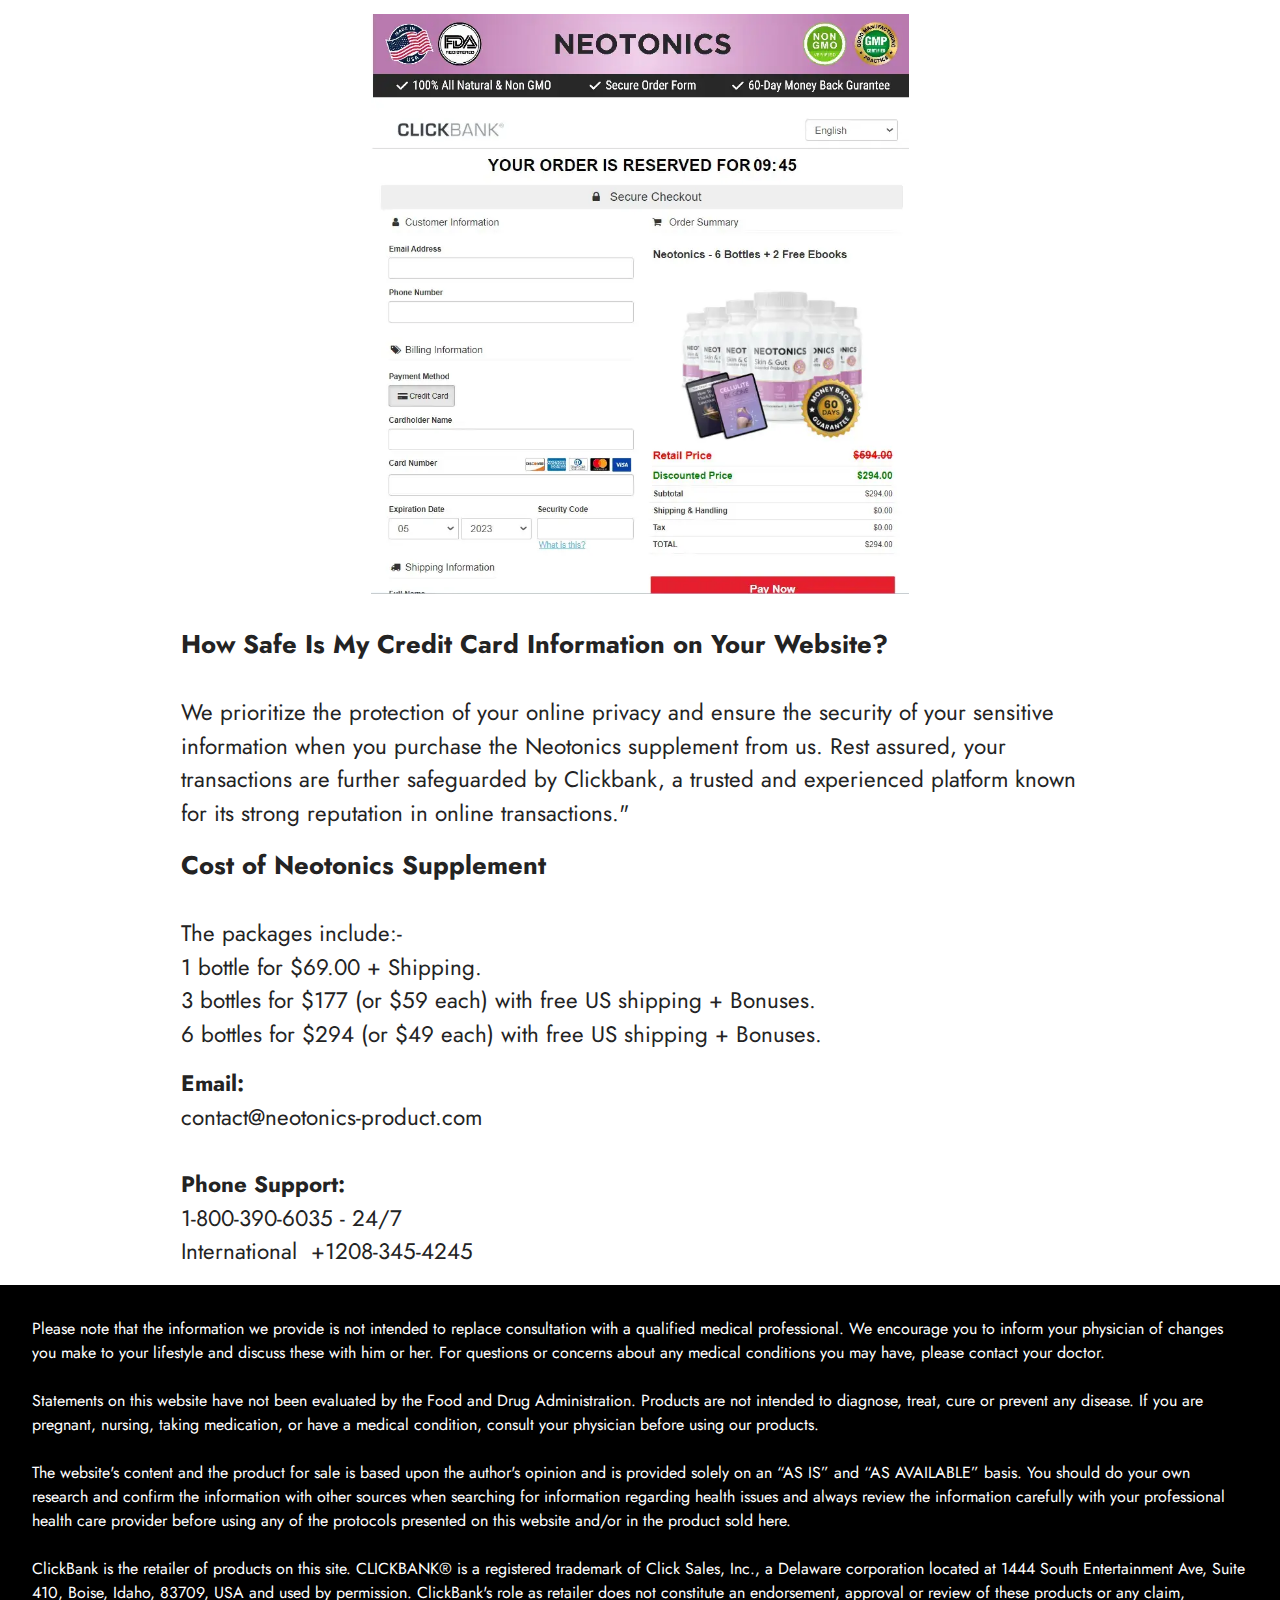
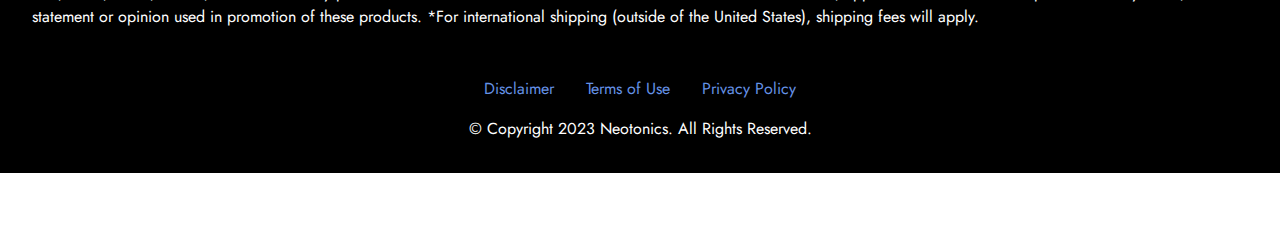
<file: index-2.html>
<!DOCTYPE html>
<html  >


<head>

<meta name="google-site-verification" content="EE8rQZTwXPp1dMHY6HSvksBq7REN_yNY5rL7w-naYqE" />

<meta name="msvalidate.01" content="330EA52EED3CB1B018E9F764A55CA5E0" />

<meta name=”viewport” content=”width=device-width, initial-scale=1.0″>
<link rel="alternate" hreflang="en-us" href="index.html"/>
  <meta charset="UTF-8">
  <meta http-equiv="X-UA-Compatible" content="IE=edge">
  <meta name="generator" content="Mobirise v5.8.9, mobirise.com">
  <meta name="twitter:card" content="summary_large_image"/>
  <meta name="twitter:image:src" content="assets/images/index-meta.webp">
  <meta property="og:image" content="assets/images/index-meta.webp">
  <meta name="twitter:title" content="Neotonics™ - #1 Skin and Gut Health">
  <meta name="viewport" content="width=device-width, initial-scale=1, minimum-scale=1">
  <link rel="shortcut icon" href="assets/images/neotonics-1.webp" type="image/x-icon">
  <meta name="description" content="Discover the powerful benefits of NeoTonics, an all-natural probiotic for skin and gut health, improved digestion, and rejuvenate aging skin. promote skin.">
  <meta name="keywords" content="neotonics, neotonics usa, neotonics buy, neotonics supplement, neotonics gummy">
  <meta http-equiv='content-language' content='en-US'>
  <title>Neotonics™ - #1 Skin and Gut Health</title>
  <link rel="canonical" href="https://neotonics.realhealthherbs.com/" />
  <link rel="stylesheet" href="https://neotonics.realhealthherbs.com/css/main.css">
  <link rel="stylesheet" href="assets/web/assets/mobirise-icons2/mobirise2.css">
  <link rel="stylesheet" href="assets/web/assets/mobirise-icons/mobirise-icons.css">
  <link rel="stylesheet" href="assets/bootstrap/css/bootstrap.min.css">
  <link rel="stylesheet" href="assets/bootstrap/css/bootstrap-grid.min.css">
  <link rel="stylesheet" href="assets/bootstrap/css/bootstrap-reboot.min.css">
  <link rel="stylesheet" href="assets/dropdown/css/style.css">
  <link rel="stylesheet" href="assets/socicon/css/styles.css">
  <link rel="stylesheet" href="assets/theme/css/style.css">
  <link rel="preload" href="https://fonts.googleapis.com/css?family=Jost:100,200,300,400,500,600,700,800,900,100i,200i,300i,400i,500i,600i,700i,800i,900i&amp;display=swap" as="style" onload="this.onload=null;this.rel='stylesheet'">
  <noscript><link rel="stylesheet" href="https://fonts.googleapis.com/css?family=Jost:100,200,300,400,500,600,700,800,900,100i,200i,300i,400i,500i,600i,700i,800i,900i&amp;display=swap"></noscript>
  <link rel="preload" as="style" href="assets/mobirise/css/mbr-additional.css"><link rel="stylesheet" href="assets/mobirise/css/mbr-additional.css" type="text/css">

  
  
  
</head>
<body>
  
  <section data-bs-version="5.1" class="menu menu2 cid-tFUfajTAjQ" once="menu" id="menu2-0">
    
    <nav class="navbar navbar-dropdown navbar-fixed-top navbar-expand-lg">
        <div class="container-fluid">
            <div class="navbar-brand">
                
                <span class="navbar-caption-wrap"><a class="navbar-caption text-white text-primary display-5" href="https://7d311lmhu0z2m97kqi-d22qe2k.hop.clickbank.net?cbpage=tsl&tid=ntad">Neotonics™</a></span>
            </div>
            <button class="navbar-toggler" type="button" data-toggle="collapse" data-bs-toggle="collapse" data-target="#navbarSupportedContent" data-bs-target="#navbarSupportedContent" aria-controls="navbarNavAltMarkup" aria-expanded="false" aria-label="Toggle navigation">
                <div class="hamburger">
                    <span></span>
                    <span></span>
                    <span></span>
                    <span></span>
                </div>
            </button>
            <div class="collapse navbar-collapse" id="navbarSupportedContent">
                <ul class="navbar-nav nav-dropdown" data-app-modern-menu="true"><li class="nav-item"><a class="nav-link link text-white text-primary display-7" href="index-2.html#content4-5">
                            About&nbsp;Neotonics</a></li>
                    <li class="nav-item"><a class="nav-link link text-white text-primary display-7" href="index-2.html#content4-7">How Does It Work?</a></li>
                    <li class="nav-item"><a class="nav-link link text-white text-primary display-7" href="index-2.html#team1-f">Pricing</a>
                    </li></ul>
                
                <div class="navbar-buttons mbr-section-btn"><a class="btn btn-warning display-7" href="https://7d311lmhu0z2m97kqi-d22qe2k.hop.clickbank.net?cbpage=tsl&tid=ntad" target="_blank"><span class="mbri-cursor-click mbr-iconfont mbr-iconfont-btn"></span>ORDER NOW</a></div>
            </div>
        </div>
    </nav>
</section>

<section data-bs-version="5.1" class="content6 cid-tGSaizaPDL" id="content6-2o">
    
    <div class="container">
        <div class="row justify-content-center">
            <div class="col-md-12 col-lg-12">
                <hr class="line">
                <p class="mbr-text align-center mbr-fonts-style my-4 display-2"><strong>Neotonics&nbsp;- Only $49/Bottle - Limited Time Offer</strong><br></p>
                <hr class="line">
            </div>
        </div>
    </div>
</section>

<section data-bs-version="5.1" class="header14 cid-tFUfeySn0k" id="header14-1">

    

    
    

    <div class="container-fluid">
        <div class="row justify-content-center align-items-center">
            <div class="col-12 col-md-4 image-wrapper">
                <img src="assets/images/neotonics.webp" alt="neotonics">
            </div>
            <div class="col-12 col-md">
                <div class="text-wrapper">
                    <h1 class="mbr-section-title mbr-fonts-style mb-3 display-1"><strong>Neotonics™ Gummies Promote Skin and Gut Health Probiotic Solution</strong></h1>
                    <p class="mbr-text mbr-fonts-style display-7">Introducing Neotonics; a groundbreaking approach, to promoting skin health specially formulated to enhance skin cell renewal from within. These innovative chewable supplements are infused with ingredients like bacillus coagulans that help improve digestion and reduce inflammation alongside soothing lemon balm and fennel for the skin. Additionally they contain antioxidants and other compounds that combat signs of aging in the skin.<br><br>Lets not forget about inulin, which is also included for its ability to support the turnover of healthy skin cells. With Neotonics as your ally, against aging you can provide your skin with the necessary care and nourishment it deserves at a cellular level.</p>
                    <div class="mbr-section-btn mt-3"><a class="btn btn-warning display-7" href="https://7d311lmhu0z2m97kqi-d22qe2k.hop.clickbank.net?cbpage=tsl&tid=ntad" target="_blank"><span class="mbri-shopping-cart mbr-iconfont mbr-iconfont-btn"></span>Buy Now Only For $49/ Bottle</a></div>
                </div>
            </div>
        </div>
    </div>
</section>

<section data-bs-version="5.1" class="content4 cid-tFUnobiWw0" id="content4-4">
    

    
    
    <div class="container-fluid">
        <div class="row justify-content-center">
            <div class="title col-md-12 col-lg-10">
                <h3 class="mbr-section-title mbr-fonts-style align-center mb-4 display-2"><strong>Why Choose Neotonics?</strong></h3>
                
                
            </div>
        </div>
    </div>
</section>

<section data-bs-version="5.1" class="gallery3 cid-tFUfqMNQ8T" id="gallery3-2">
    
    
    <div class="container">
        
        <div class="row mt-4">
            <div class="item features-image сol-12 col-md-6 col-lg-3">
                <div class="item-wrapper">
                    <div class="item-img">
                        <img src="assets/images/made-in-usa-500x300.png" alt="Neotonics-Made-In-USA">
                    </div>
                    <div class="item-content">
                        <h5 class="item-title mbr-fonts-style display-5"><strong>Made In USA</strong></h5>
                        
                        <p class="mbr-text mbr-fonts-style mt-3 display-7">Our Neotonics dietary supplement is carefully crafted in the USA, reflecting our commitment to quality.<br></p>
                    </div>
                    
                </div>
            </div>
            <div class="item features-image сol-12 col-md-6 col-lg-3">
                <div class="item-wrapper">
                    <div class="item-img">
                        <img src="assets/images/gmp-certified-500x300.png" alt="Neotonics-GMP-Certified">
                    </div>
                    <div class="item-content">
                        <h5 class="item-title mbr-fonts-style display-5"><strong>GMP Certified</strong></h5>
                        
                        <p class="mbr-text mbr-fonts-style mt-3 display-7">We adhere to the highest standards of GMP guaranteeing pharmaceutical-grade quality.<br></p>
                    </div>
                    
                </div>
            </div>
            <div class="item features-image сol-12 col-md-6 col-lg-3">
                <div class="item-wrapper">
                    <div class="item-img">
                        <img src="assets/images/fda-approved-500x300.png" alt="Neotonics-FDA-Approved">
                    </div>
                    <div class="item-content">
                        <h5 class="item-title mbr-fonts-style display-5"><strong>FDA Approved</strong></h5>
                        
                        <p class="mbr-text mbr-fonts-style mt-3 display-7">Neotonics is meticulously formulated in an FDA registered facility that strictly follows FDA regulations.<br></p>
                    </div>
                    
                </div>
            </div>
            <div class="item features-image сol-12 col-md-6 col-lg-3">
                <div class="item-wrapper">
                    <div class="item-img">
                        <img src="assets/images/100-natural-500x300.png" alt="Neotonics-100%-Natural" title="">
                    </div>
                    <div class="item-content">
                        <h5 class="item-title mbr-fonts-style display-5"><strong>100% Natural</strong></h5>
                        
                        <p class="mbr-text mbr-fonts-style mt-3 display-7">We take pride in offering Neotonics capsules that are made with all-natural ingredients, non-GMO, and gluten-free.<br></p>
                    </div>
                    
                </div>
            </div>
        </div>
    </div>
</section>

<section data-bs-version="5.1" class="content4 cid-tFUJM1qqY4" id="content4-5">
    

    
    
    <div class="container-fluid">
        <div class="row justify-content-center">
            <div class="title col-md-12 col-lg-10">
                <h3 class="mbr-section-title mbr-fonts-style align-center mb-4 display-2"><strong>What is Neotonics?</strong></h3>
                
                
            </div>
        </div>
    </div>
</section>

<section data-bs-version="5.1" class="header14 cid-tFUK3C4iga" id="header14-6">

    

    
    

    <div class="container-fluid">
        <div class="row justify-content-center align-items-center">
            <div class="col-12 col-md-4 image-wrapper">
                <img src="assets/images/neotonics-supplement.jpg" alt="neotonics-supplement">
            </div>
            <div class="col-12 col-md">
                <div class="text-wrapper">
                    
                    <p class="mbr-text mbr-fonts-style display-7">Neotonics has come up with something big. They've cracked the code on what really makes skin age. It turns out, there's this process in your skin where old cells are shed and new ones take their place. Well, guess what? This process is connected to how healthy your gut is. Yep, your gut health actually plays a role in how your skin ages.<br><br>If your gut isn't doing so well, this whole cell turnover thing slows down, and that's when your skin starts showing its age. Scientists are really digging into this connection between your gut and your skin. They've found out that a huge chunk of your immune system hangs out in your gut - like, 70% of it! And get this, certain tiny organisms living in your gut can help calm down inflammation.<br><br>When your gut gets irritated, it messes with your immune system, and guess who else gets affected? Your skin! If things get out of whack in your gut, it can create these inflammation-causing things that mess with your skin. That's where Neotonics comes in. They've put together some good bacteria (probiotics) and natural stuff to make your gut happier and healthier. And guess what happens then? Your skin gets in on the action too – it gets smoother, and those pesky signs of aging? They start to fade away.&nbsp;</p>
                    <div class="mbr-section-btn mt-3"><a class="btn btn-warning display-7" href="https://7d311lmhu0z2m97kqi-d22qe2k.hop.clickbank.net?cbpage=tsl&tid=ntad" target="_blank"><span class="mbri-shopping-basket mbr-iconfont mbr-iconfont-btn"></span>GET YOUR DISCOUNT NOW&nbsp;</a></div>
                </div>
            </div>
        </div>
    </div>
</section>

<section data-bs-version="5.1" class="content4 cid-tFUTkY5qjF" id="content4-7">
    

    
    
    <div class="container-fluid">
        <div class="row justify-content-center">
            <div class="title col-md-12 col-lg-10">
                <h3 class="mbr-section-title mbr-fonts-style align-center mb-4 display-2"><strong>How Does Neotonics Works?</strong></h3>
                
                
            </div>
        </div>
    </div>
</section>

<section data-bs-version="5.1" class="content5 cid-tFUToj588b" id="content5-8">
    
    <div class="container-fluid">
        <div class="row justify-content-center">
            <div class="col-md-12 col-lg-10">
                
                
                <p class="mbr-text mbr-fonts-style display-7">According to the official website, the Neotonics formula is developed based on a recent breakthrough that unveils the primary reason behind aging skin. This new research suggests that the skin's cell turnover process, which involves shedding old skin cells and replacing them with new ones, is influenced by the health of your gut. This implies that the aging of your gut can impact the cell turnover process.<br><br>Consequently, cell turnover decelerates and your skin begins to age. Numerous investigations are underway regarding this gut-skin axis connection. Research has revealed that 70% of your immune system is housed within the gut. Additionally, the presence of specific microbes in the gut contributes to reduced inflammation.<br><br>When irritation occurs in your intestines, it impacts your immune system and consequently influences your skin. Gut imbalances can result in the formation of pro-inflammatory cytokines that also affect your skin. Neotonics, with its combination of probiotics and natural ingredients, can enhance your gut health, ultimately leading to better skin texture and reduced signs of aging.&nbsp;</p>
            </div>
        </div>
    </div>
</section>

<section data-bs-version="5.1" class="content4 cid-tGn6riXYB9" id="content4-21">
    

    
    
    <div class="container-fluid">
        <div class="row justify-content-center">
            <div class="title col-md-12 col-lg-10">
                <h3 class="mbr-section-title mbr-fonts-style align-center mb-4 display-2"><strong>Neotonics Customer Reviews</strong></h3>
                
                
            </div>
        </div>
    </div>
</section>

<section data-bs-version="5.1" class="team2 cid-tGn6pFPk3T" xmlns="http://www.w3.org/1999/html" id="team2-20">
    

    
    
    <div class="container">
        <div class="card">
            <div class="card-wrapper">
                <div class="row align-items-center">
                    <div class="col-12 col-md-3">
                        <div class="image-wrapper">
                            <img src="assets/images/neotonics-customer-review-1.jpg" alt="neotonics-customer-review-1">
                        </div>
                    </div>
                    <div class="col-12 col-md">
                        <div class="card-box">
                            <h5 class="card-title mbr-fonts-style m-0 mb-3 display-5"><strong>Sarah Flake</strong></h5>
                            <h6 class="card-subtitle mbr-fonts-style mb-3 display-7"><strong>Verified Purchase</strong></h6>
                            <p class="mbr-text mbr-fonts-style display-7">"I could never have possibly imagined that my skin could appear so incredible. Had you informed me two months prior that my dark spots and fine lines would vanish with such an effortless remedy, I would have scoffed at the suggestion. I am overjoyed that I decided to try this out!"<br></p>
                            
                        </div>
                    </div>
                </div>
            </div>
        </div>
        <div class="card">
            <div class="card-wrapper">
                <div class="row align-items-center">
                    <div class="col-12 col-md-3">
                        <div class="image-wrapper">
                            <img src="assets/images/neotonics-customer-review-2.jpg" alt="neotonics-customer-review-2">
                        </div>
                    </div>
                    <div class="col-12 col-md">
                        <div class="card-box">
                            <h5 class="card-title mbr-fonts-style m-0 mb-3 display-5"><strong>Alexa</strong></h5>
                            <h6 class="card-subtitle mbr-fonts-style mb-3 display-7"><strong>Verified Purchase</strong></h6>
                            <p class="mbr-text mbr-fonts-style display-7">"In the past, I relied heavily on many useless products to eliminate my wrinkles, resulting in a constantly frozen facial appearance. However, it was ineffective for the sagging skin on my chin and turkey neck. After just a few weeks of using this approach, I am at a loss for words! Each morning, I gaze into the mirror and adore my reflection. I no longer require costly treatments or countless injections in my face. It's truly astounding!"<br></p>
                            
                        </div>
                    </div>
                </div>
            </div>
        </div>
        <div class="card">
            <div class="card-wrapper">
                <div class="row align-items-center">
                    <div class="col-12 col-md-3">
                        <div class="image-wrapper">
                            <img src="assets/images/neotonics-customer-review-3.jpg" alt="neotonics-customer-review-3">
                        </div>
                    </div>
                    <div class="col-12 col-md">
                        <div class="card-box">
                            <h5 class="card-title mbr-fonts-style m-0 mb-3 display-5"><strong>Kathy Myers</strong></h5>
                            <h6 class="card-subtitle mbr-fonts-style mb-3 display-7"><strong>Verified Purchase</strong></h6>
                            <p class="mbr-text mbr-fonts-style display-7">"I invested a significant amount of money in various skincare products such as lotions, serums, and creams, but none of them had any effect on me. I wish I had discovered this technique earlier. Not only did it improve my skin, but it also allowed me to decrease my clothing size by three. Now, I'm encouraging all my friends to discard their beauty products and give this method a try."<br></p>
                            
                        </div>
                    </div>
                </div>
            </div>
        </div>
    </div>
</section>

<section data-bs-version="5.1" class="content4 cid-tFUXic6VzP" id="content4-e">
    

    
    
    <div class="container-fluid">
        <div class="row justify-content-center">
            <div class="title col-md-12 col-lg-12">
                <h3 class="mbr-section-title mbr-fonts-style align-center mb-4 display-2"><strong>Limited Time Special Pricing - Act Now!</strong></h3>
                
                
            </div>
        </div>
    </div>
</section>

<section data-bs-version="5.1" class="content5 cid-tGngVMaQRX" id="content5-23">
    
    <div class="container-fluid">
        <div class="row justify-content-center">
            <div class="col-md-12 col-lg-10">
                
                
                <p class="mbr-text mbr-fonts-style display-7"><strong>Don't forget! When you order 3 or 6 bottles, you'll enjoy a significant discount, plus free shipping on every order and free bonuses.</strong><br></p>
            </div>
        </div>
    </div>
</section>

<section data-bs-version="5.1" class="team1 cid-tFUXNFsJJ1" id="team1-f">
    

    
    
    <div class="container">
        <div class="row justify-content-center">
            
            <div class="col-sm-6 col-lg-4">
                <div class="card-wrap">
                    <div class="image-wrap">
                        <a href="https://7d311lmhu0z2m97kqi-d22qe2k.hop.clickbank.net?cbpage=tsl&tid=ntad" target="_blank"><img src="assets/images/neotonics-one-bottle-pack.webp" alt="neotonics-one-bottle-pack"></a>
                    </div>
                    <div class="content-wrap">
                        
                        
                        
                        
                        
                    </div>
                </div>
            </div>

            <div class="col-sm-6 col-lg-4">
                <div class="card-wrap">
                    <div class="image-wrap">
                        <a href="https://7d311lmhu0z2m97kqi-d22qe2k.hop.clickbank.net?cbpage=tsl&tid=ntad" target="_blank"><img src="assets/images/neotonics-six-bottle-pack.webp" alt="neotonics-six-bottle-pack"></a>
                    </div>
                    <div class="content-wrap">
                        
                        
                        
                        
                        
                    </div>
                </div>
            </div>

            <div class="col-sm-6 col-lg-4">
                <div class="card-wrap">
                    <div class="image-wrap">
                        <a href="https://7d311lmhu0z2m97kqi-d22qe2k.hop.clickbank.net?cbpage=tsl&tid=ntad" target="_blank"><img src="assets/images/neotonics-three-bottle-pack.webp" alt="neotonics-three-bottle-pack"></a>
                    </div>
                    <div class="content-wrap">
                        
                        
                        
                        
                        
                    </div>
                </div>
            </div>

            
        </div>
    </div>
</section>

<section data-bs-version="5.1" class="image3 cid-tGmV9xKFcy" id="image3-1w">
    

    
    

    <div class="container">
        <div class="row justify-content-center">
            <div class="col-12 col-lg-10">
                <div class="image-wrapper">
                    <img src="assets/images/warning-for-stocks.webp" alt="warning-for-stocks">
                    
                </div>
            </div>
        </div>
    </div>
</section>

<section data-bs-version="5.1" class="image3 cid-tGRJyvflhf" id="image3-2f">
    

    
    

    <div class="container">
        <div class="row justify-content-center">
            <div class="col-12 col-lg-5">
                <div class="image-wrapper">
                    <img src="assets/images/neotonics-customer-424x129.png" alt="neotonics-customer">
                    
                </div>
            </div>
        </div>
    </div>
</section>

<section data-bs-version="5.1" class="content4 cid-tFUTOIk096" id="content4-9">
    

    
    
    <div class="container-fluid">
        <div class="row justify-content-center">
            <div class="title col-md-12 col-lg-10">
                <h3 class="mbr-section-title mbr-fonts-style align-center mb-4 display-2"><strong>Order 3 or 6 Bottle of Neotonics and Get 2 FREE Bonuses</strong></h3>
                
                
            </div>
        </div>
    </div>
</section>

<section data-bs-version="5.1" class="team2 cid-tFUUJ3fVxA" xmlns="http://www.w3.org/1999/html" id="team2-d">
    

    
    
    <div class="container">
        <div class="card">
            <div class="card-wrapper">
                <div class="row align-items-center">
                    <div class="col-12 col-md-4">
                        <div class="image-wrapper">
                            <img src="assets/images/neotonics-bonus-1.webp" alt="neotonics-bonus-1">
                        </div>
                    </div>
                    <div class="col-12 col-md">
                        <div class="card-box">
                            <h5 class="card-title mbr-fonts-style m-0 mb-3 display-5"><strong>BONUS #1 - CEL. Be Gone:
</strong><div><strong>How to Banish CEL. Naturally & Effectively at Home</strong></div></h5>
                            <h6 class="card-subtitle mbr-fonts-style mb-3 display-7"><strong><strike>RRP: $79 </strike>Today: FREE</strong></h6>
                            <p class="mbr-text mbr-fonts-style display-7">Explore proven methods and techniques for effortlessly removing the "orange peel" appearance at home, with little effort.<br></p>
                            
                        </div>
                    </div>
                </div>
            </div>
        </div>
        <div class="card">
            <div class="card-wrapper">
                <div class="row align-items-center">
                    <div class="col-12 col-md-4">
                        <div class="image-wrapper">
                            <img src="assets/images/neotonics-bonus-2.webp" alt="neotonics-bonus-2">
                        </div>
                    </div>
                    <div class="col-12 col-md">
                        <div class="card-box">
                            <h5 class="card-title mbr-fonts-style m-0 mb-3 display-5"><strong>BONUS #2 - The Great Hair Reset: How To Grow Thick, Full and Lustrous Locks</strong><strong>"</strong></h5>
                            <h6 class="card-subtitle mbr-fonts-style mb-3 display-7"><strong><strike>RRP: $89 </strike>Today: FREE</strong></h6>
                            <p class="mbr-text mbr-fonts-style display-7">Discover ways to achieve a glossy, radiant mane that would even outshine Rapunzel, by adhering to our specialist advice.<br></p>
                            
                        </div>
                    </div>
                </div>
            </div>
        </div>
        
    </div>
</section>

<section data-bs-version="5.1" class="content4 cid-tFVmmt0IRh" id="content4-q">
    

    
    
    <div class="container-fluid">
        <div class="row justify-content-center">
            <div class="title col-md-12 col-lg-10">
                <h3 class="mbr-section-title mbr-fonts-style align-center mb-4 display-2"><strong>Inside every "Neotonics" Gummy you'll find:</strong></h3>
                
                
            </div>
        </div>
    </div>
</section>

<section data-bs-version="5.1" class="content5 cid-tGjMokUxtx" id="content5-1p">
    
    <div class="container-fluid">
        <div class="row justify-content-center">
            <div class="col-md-12 col-lg-10">
                
                
                <p class="mbr-text mbr-fonts-style display-7">The Neotonics formula, cooked up by the smart folks behind Neotonics, is like a friendly helper for your gut and your skin. It's a special supplement full of good stuff. Inside, there's a secret mix of about 9 plant-based things, and it's got a cool-sounding thing called Bacillus coagulans bacteria - there are about 500 million of those little guys in each bottle. One bottle is enough for a whole month.</p>
            </div>
        </div>
    </div>
</section>

<section data-bs-version="5.1" class="content9 cid-tHe49Ml0d1" id="content9-2p">
    

    <div class="container">
        <div class="row justify-content-center">
            <div class="counter-container col-md-12 col-lg-10">
                
                <div class="mbr-text mbr-fonts-style display-7">
                    <ol>
                        <li><strong>Babchi: </strong>This plant, also known as Bakuchi, is like a skin superhero. It can do wonders to make your skin look and feel great. It's got this power to even out skin tone and make your skin smoother by getting your body to make more Hyaluronic Acid. Hyaluronic Acid is like the secret ingredient for keeping skin young and fresh. Babchi is also like a shield against the sun's rays, so it helps fight off the effects of UV damage and aging.&nbsp;Using babchi in your skincare routine helps your skin cells renew faster and stops those pesky wrinkles from forming.</span></li><li><strong>Bacillus Coagulans: </strong>This probiotic buddy is a good kind of bacteria. It hangs out in your gut and makes something called lactic acid. This lactic acid is like a superhero for your digestion, helping out with things like constipation and tummy troubles. And guess what? It's got some friends that say it can even help with joint disorder.</li><li><strong>Fenugreek: </strong>Fenugreek is like a culinary superstar in many parts of the world. It's got this cool thing called Diosgenin that fights off inflammation and bad bacteria. When you use fenugreek, it can make your skin smoother and say goodbye to wrinkles. Plus, it's friendly to your tummy too.</li><li><strong>Organic Lion’s Mane: </strong>No, it's not from a lion's den, but it's just as cool. These mushrooms have a special something that's like a fountain of youth for your skin. They're full of things that fight off aging, like antioxidants, and they make your skin's Hyaluronic Acid go wild.</li><li><strong>Lemon Balm: </strong>Lemon balm is like a shield against the sun. It's got these powers that stop the sun's rays from messing with your skin. Plus, it's like an all-around problem solver for skin issues.</li><li><strong>Fennel: </strong>Fennel is like your skin's bodyguard. It fights off dirt and nasty stuff that can make your skin act up. Some of the stuff inside fennel helps keep pimples away.</li><li> And there's more: The Neotonics supplement also has other cool stuff, like Organic Ceylon ginger, Slippery elm bark, Inulin, Dandelion, Corn syrup, Pectin, Citric acid, Organic apple flavor, and Purac malic acid. They're all part of the team that's here to make your gut and skin happy and healthy.</li>
                    </ol>
                </div>
            </div>
        </div>
    </div>
</section>

<section data-bs-version="5.1" class="header14 cid-tFVkgNmSeO" id="header14-o">

    

    
    

    <div class="container-fluid">
        <div class="row justify-content-center align-items-center">
            <div class="col-12 col-md-4 image-wrapper">
                <img src="assets/images/money-back-guarantee-480x480.png" alt="Neotonics-money-back-guarantee">
            </div>
            <div class="col-12 col-md">
                <div class="text-wrapper">
                    <h2 class="mbr-section-title mbr-fonts-style mb-3 display-2"><strong>Refunds and returns: Neotonics's 60-day money-back guarantee</strong></h2>
                    <p class="mbr-text mbr-fonts-style display-7">Your order today is covered by our iron-clad 60-day 100% money-back guarantee. If you are not impressed with the results, all you need to do is contact us within the first 60 days of your purchase. Send us all the bottles, even the empty ones, and we'll still refund your money.<br><br>Simply contact the provided address or number on the official website to initiate the refund process. Alternatively, you can return the empty Neotonics bottles to the address specified on the website. Rest assured, your refund will be processed promptly and hassle-free.</p>
                    <div class="mbr-section-btn mt-3"><a class="btn btn-warning display-7" href="https://7d311lmhu0z2m97kqi-d22qe2k.hop.clickbank.net?cbpage=tsl&tid=ntad" target="_blank"><span class="mbri-credit-card mbr-iconfont mbr-iconfont-btn"></span>Order Now Today</a></div>
                </div>
            </div>
        </div>
    </div>
</section>

<section data-bs-version="5.1" class="features19 cid-tHe65W0MPT" id="features20-2q">

    

    
    
    <div class="container">
        <div class="row justify-content-center">
            <div class="col-md-12 col-lg-11">
                <div class="card-wrapper pb-4">
                    <div class="card-box align-center">
                        <h4 class="card-title mbr-fonts-style mb-4 display-2"><strong>Benefits of Neotonics?</strong></h4>
                        <p class="mbr-text mbr-fonts-style mb-4 display-7">Please keep in mind that the effects and benefits of Neotonics gummies can vary based on individual response and the specific formulation. Neotonics gummies are designed to promote gut and skin health, and they may contain ingredients such as prebiotics and organic Ceylon ginger. Prior consultation with a healthcare professional ensures personalized guidance and support tailored to your specific needs.</p>
                        
                    </div>
                </div>
            </div>
            <div class="col-12 col-md-10">
                <div class="item mbr-flex">
                    <div class="icon-box">
                        <span class="step-number mbr-fonts-style display-5">1</span>
                    </div>
                    <div class="text-box">
                        <h4 class="icon-title card-title mbr-black mbr-fonts-style display-5"><strong>Reduce skin aging and boost skin rejuvenation</strong></h4>
                        <h5 class="icon-text mbr-black mbr-fonts-style display-7">To better skin health and combat aging, consider incorporating Neotonics into your routine. With its powerful ingredients, including antioxidants and anti-inflammatory properties, Neotonics supports the cell turn process, promoting skin rejuvenation and reducing fine lines.<br><br>Each gummy contains 500 million units of good bacteria and a unique blend of nutrients to enhance Hyaluronic Acid production and address the root cause of aging skin. While Neotonics offers potential benefits, it's important to consult with a healthcare provider and consider details shared by the creators. Remember, high-quality products are recommended for optimal results.</h5>
                    </div>
                </div>
                <div class="item mbr-flex">
                    <div class="icon-box">
                        <span class="step-number mbr-fonts-style display-5">2</span>
                    </div>
                    <div class="text-box">
                        <h4 class="icon-title card-title mbr-black mbr-fonts-style display-5"><strong>Protects your skin health</strong></h4>
                        <h5 class="icon-text mbr-black mbr-fonts-style display-7">Enhance your skin health with Neotonics, a supplement that supports Hyaluronic Acid production and promotes tighter skin. Its potent ingredients, including babchi, inulin, and dandelion, help address various skin conditions and provide anti-aging effects. By taking one Neotonics gummy daily, you can nourish your skin, improve its appearance, and combat issues like dead skin cells.<br><br>It's important to note that while Neotonics offers potential benefits, it's always recommended to consider the ingredients, efficacy, and consult with a healthcare professional before making any purchasing decision. For optimal results, choose high-quality products recommended by experts.</h5>
                    </div>
                </div>
                <div class="item mbr-flex">
                    <div class="icon-box">
                        <span class="step-number mbr-fonts-style display-5">3</span>
                    </div>
                    <div class="text-box">
                        <h4 class="icon-title card-title mbr-black mbr-fonts-style display-5"><strong>Improves your gut health</strong></h4>
                        <h5 class="icon-text mbr-black mbr-fonts-style display-7">Neotonics not only enhances your skin but also addresses skin and gut issues. The powerful ingredients in Neotonics, including Bacillus coagulans, promote a healthy gut microbiome and improve nutrient absorption. By taking one gummy, you can support healthy skin and nurture your gut with beneficial bacteria and 9 more powerful ingredients. It's important to note that the supplement is made by trusted creators of Neotonics. While it offers potential benefits, it's always recommended to consult with a healthcare professional and choose high-quality products for optimal results.</h5>
                    </div>
                </div>
                <div class="item mbr-flex last">
                    <div class="icon-box">
                        <span class="step-number mbr-fonts-style display-5">4</span>
                    </div>
                    <div class="text-box">
                        <h4 class="icon-title card-title mbr-black mbr-fonts-style display-5"><strong>Reduces wrinkles and pores on your skin</strong></h4>
                        <h5 class="icon-text mbr-black mbr-fonts-style display-7">The carefully selected Neotonics ingredients, including lemon balm and slippery elm bark, work together to minimize pores, resulting in a clearer complexion and radiant skin. By taking just one Neotonics one gummy, formulated by trusted creators and confirmed by FDA, you can support your journey towards glowing skin. While Neotonics offers potential benefits, it's important to note that it's not intended to diagnose any condition. As with any supplement, it's recommended high-quality products and consult with healthcare professionals for optimal results.</h5>
                    </div>
                </div>
                
                
                
                
                
                
                
                
            </div>
        </div>
    </div>
</section>

<section data-bs-version="5.1" class="content4 cid-tFVsv3L8ZC" id="content4-u">
    

    
    
    <div class="container-fluid">
        <div class="row justify-content-center">
            <div class="title col-md-12 col-lg-10">
                <h3 class="mbr-section-title mbr-fonts-style align-center mb-4 display-2"><strong>Limited Time Special Offer - Act Now!</strong></h3>
                <h4 class="mbr-section-subtitle align-center mbr-fonts-style mb-4 display-5"><strong>Secure Your Reserved Neotonics While Stocks Last</strong></h4>
                
            </div>
        </div>
    </div>
</section>

<section data-bs-version="5.1" class="team1 cid-tFVsoW4Z3c" id="team1-t">
    

    
    
    <div class="container">
        <div class="row justify-content-center">
            
            <div class="col-sm-6 col-lg-4">
                <div class="card-wrap">
                    <div class="image-wrap">
                        <a href="https://7d311lmhu0z2m97kqi-d22qe2k.hop.clickbank.net?cbpage=tsl&tid=ntad" target="_blank"><img src="assets/images/neotonics-one-bottle-pack.webp" alt="neotonics-one-bottle-pack2"></a>
                    </div>
                    <div class="content-wrap">
                        
                        
                        
                        
                        
                    </div>
                </div>
            </div>

            <div class="col-sm-6 col-lg-4">
                <div class="card-wrap">
                    <div class="image-wrap">
                        <a href="https://7d311lmhu0z2m97kqi-d22qe2k.hop.clickbank.net?cbpage=tsl&tid=ntad" target="_blank"><img src="assets/images/neotonics-six-bottle-pack.webp" alt="neotonics-six-bottle-pack2"></a>
                    </div>
                    <div class="content-wrap">
                        
                        
                        
                        
                        
                    </div>
                </div>
            </div>

            <div class="col-sm-6 col-lg-4">
                <div class="card-wrap">
                    <div class="image-wrap">
                        <a href="https://7d311lmhu0z2m97kqi-d22qe2k.hop.clickbank.net?cbpage=tsl&tid=ntad" target="_blank"><img src="assets/images/neotonics-three-bottle-pack.webp" alt="neotonics-three-bottle-pack2"></a>
                    </div>
                    <div class="content-wrap">
                        
                        
                        
                        
                        
                    </div>
                </div>
            </div>

            
        </div>
    </div>
</section>

<section data-bs-version="5.1" class="image3 cid-tGmV6Kb3DA" id="image3-1v">
    

    
    

    <div class="container">
        <div class="row justify-content-center">
            <div class="col-12 col-lg-10">
                <div class="image-wrapper">
                    <img src="assets/images/warning-for-stocks.webp" alt="warning-for-stocks-2">
                    
                </div>
            </div>
        </div>
    </div>
</section>

<section data-bs-version="5.1" class="image3 cid-tGRJCW0qXW" id="image3-2g">
    

    
    

    <div class="container">
        <div class="row justify-content-center">
            <div class="col-12 col-lg-5">
                <div class="image-wrapper">
                    <img src="assets/images/neotonics-customer-424x129.png" alt="neotonics-customer-1">
                    
                </div>
            </div>
        </div>
    </div>
</section>

<section data-bs-version="5.1" class="content4 cid-tFVsOCPEfF" id="content4-v">
    

    
    
    <div class="container-fluid">
        <div class="row justify-content-center">
            <div class="title col-md-12 col-lg-10">
                <h3 class="mbr-section-title mbr-fonts-style align-center mb-4 display-2"><strong>Neotonics Frequently Asked Questions</strong></h3>
                
                
            </div>
        </div>
    </div>
</section>

<section data-bs-version="5.1" class="content17 cid-tFVt5FqTGP" id="content17-w">

    

    
    
    
    <div class="container">
        
            <div class="row justify-content-center">
                <div class="col-12 col-md-10">
                    
                    
                    <div id="bootstrap-toggle" class="toggle-panel accordionStyles tab-content">
                        <div class="card mb-3">
                            <div class="card-header" role="tab" id="headingOne">
                                <a role="button" class="collapsed panel-title text-black" data-toggle="collapse" data-bs-toggle="collapse" data-core="" href="#collapse1_29" aria-expanded="false" aria-controls="collapse1">
                                    <h6 class="panel-title-edit mbr-fonts-style mb-0 display-7"><strong>Is Neotonics Safe?</strong></h6>
                                    <span class="sign mbr-iconfont mbri-arrow-down"></span>
                                </a>
                            </div>
                            <div id="collapse1_29" class="panel-collapse noScroll collapse" role="tabpanel" aria-labelledby="headingOne">
                                <div class="panel-body">
                                    <p class="mbr-fonts-style panel-text display-7">Neotonics is composed entirely of natural and secure components, making it entirely safe, efficient, and organic. Thousands of individuals use Neotonics on a daily basis, and there have been no known adverse effects. Our FDA-approved, GMP-certified facility in the USA produces Neotonics, adhering to the strictest standards. It is fully natural, vegetarian, and non-GMO. If you have any medical issues, consult your physician before using.</p>
                                </div>
                            </div>
                        </div>
                        <div class="card mb-3">
                            <div class="card-header" role="tab" id="headingTwo">
                                <a role="button" class="collapsed panel-title text-black" data-toggle="collapse" data-bs-toggle="collapse" data-core="" href="#collapse2_29" aria-expanded="false" aria-controls="collapse2">
                                    <h6 class="panel-title-edit mbr-fonts-style mb-0 display-7"><strong>What is Neotonics and how does it support gut health and skin health?</strong></h6>
                                    <span class="sign mbr-iconfont mbri-arrow-down"></span>
                                </a>

                            </div>
                            <div id="collapse2_29" class="panel-collapse noScroll collapse" role="tabpanel" aria-labelledby="headingTwo">
                                <div class="panel-body">
                                    <p class="mbr-fonts-style panel-text display-7">Neotonics is a specially formulated dietary supplement designed to improve both gut health and skin health. It contains a blend of powerful natural ingredients, including probiotic and prebiotic components that support the growth of beneficial gut bacteria and promote a healthy gut microbiome. A healthy gut microbiome is crucial for digestion, inflammation control, and overall well-being. The makers of Neotonics have carefully selected ingredients that also have a positive impact on skin cell turnover, fine lines, wrinkles, and other signs of skin aging. By nurturing both your skin and gut health, Neotonics provides comprehensive support for a more radiant and youthful appearance.</p>
                                </div>
                            </div>
                        </div>
                        <div class="card mb-3">
                            <div class="card-header" role="tab" id="headingThree">
                                <a role="button" class="collapsed panel-title text-black" data-toggle="collapse" data-bs-toggle="collapse" data-core="" href="#collapse3_29" aria-expanded="false" aria-controls="collapse3">
                                    <h6 class="panel-title-edit mbr-fonts-style mb-0 display-7"><strong>How does Neotonics differ from other probiotic and/or skin care supplements?</strong></h6>
                                    <span class="sign mbr-iconfont mbri-arrow-down"></span>
                                </a>
                            </div>
                            <div id="collapse3_29" class="panel-collapse noScroll collapse" role="tabpanel" aria-labelledby="headingThree">
                                <div class="panel-body">
                                    <p class="mbr-fonts-style panel-text display-7">Neotonics stands out from other supplements due to its unique focus on both gut health and skin health. The creators of Neotonics developed their proprietary formula based on the understanding that gut health and skin are intrinsically connected, with many skin ailments having their root in the gut. Neotonics combines probiotic, prebiotic, and other specifically chosen ingredients known for their beneficial effects on skin cell turnover, wrinkles, and overall skin care. This comprehensive approach sets Neotonics apart from other supplements that target only one of these aspects.<br></p>
                                </div>
                            </div>
                        </div>
                        <div class="card mb-3">
                            <div class="card-header" role="tab" id="headingThree">
                                <a role="button" class="collapsed panel-title text-black" data-toggle="collapse" data-bs-toggle="collapse" data-core="" href="#collapse4_29" aria-expanded="false" aria-controls="collapse4">
                                    <h6 class="panel-title-edit mbr-fonts-style mb-0 display-7"><strong>How does Neotonics help improve skin cell turnover and reduce the effects of aging?</strong></h6>
                                    <span class="sign mbr-iconfont mbri-arrow-down"></span>
                                </a>
                            </div>
                            <div id="collapse4_29" class="panel-collapse noScroll collapse" role="tabpanel" aria-labelledby="headingThree">
                                <div class="panel-body">
                                    <p class="mbr-fonts-style panel-text display-7">Neotonics targets the skin cells turnover process by including a blend of ingredients that promote cell regeneration and repair. Ingredients like babchi, fenugreek, and ceylon ginger have been shown to stimulate the rate of skin</p>
                                </div>
                            </div>
                        </div>
                        <div class="card mb-3">
                            <div class="card-header" role="tab" id="headingThree">
                                <a role="button" class="collapsed panel-title text-black" data-toggle="collapse" data-bs-toggle="collapse" data-core="" href="#collapse5_29" aria-expanded="false" aria-controls="collapse5">
                                   <h6 class="panel-title-edit mbr-fonts-style mb-0 display-7"><strong>How Many bottles Should I Order?</strong></h6>
                                        <span class="mbr-iconfont mobi-mbri-arrow-down mobi-mbri"></span>
                                </a>
                            </div>
                            <div id="collapse5_29" class="panel-collapse noScroll collapse" role="tabpanel" aria-labelledby="headingThree">
                                <div class="panel-body">
                                    <p class="mbr-fonts-style panel-text display-7">For optimal results, it is recommended to use Neotonics for a minimum of 3 to 5 months. This duration will help you accomplish your objectives. While monthly purchases are possible, it is advisable to acquire 3 to 6 bottles of the supplement to benefit from discounts and consume the minimum required quantity for noticeable results. Be aware that these discounts are not offered throughout the entire year, so seize the opportunity while it is available.</p>
                                </div>
                            </div>
                        </div>
                        <div class="card mb-3">
                            <div class="card-header" role="tab" id="headingThree">
                                <a role="button" class="collapsed panel-title text-black" data-toggle="collapse" data-bs-toggle="collapse" data-core="" href="#collapse6_29" aria-expanded="false" aria-controls="collapse6">
                                    <h6 class="panel-title-edit mbr-fonts-style mb-0 display-7"><strong>How long Until Users see results?</strong></h6>
                                    <span class="mbr-iconfont mobi-mbri-arrow-down mobi-mbri"></span>
                                </a>
                            </div>
                            <div id="collapse6_29" class="panel-collapse noScroll collapse" role="tabpanel" aria-labelledby="headingThree">
                                <div class="panel-body">
                                    <p class="mbr-fonts-style panel-text display-7">The outcome will be significantly influenced by your present health condition. It might take a minimum of one to two weeks to notice improvements, but if there are none, remain patient, and you will ultimately experience transformative effects.</p>
                                </div>
                            </div>
                        </div>
                    </div>
                </div>
            </div>
        </div>
</section>

<section data-bs-version="5.1" class="features18 cid-tGRLpnbGpl" id="features19-2j">

    

    
    
    <div class="container">
        <div class="row justify-content-center">
            <div class="card col-12 col-lg">
                <div class="card-wrapper">
                    <h6 class="card-title mbr-fonts-style mb-4 display-2"><strong>Don't Wait Any Longer! Order Your Discounted Bottle Now!</strong></h6>
                    <p class="mbr-text mbr-fonts-style display-7"><strong>$49/ Per Bottle -- $294 For 6 Bottles&nbsp;<br>Free Shipping &amp; Free Bonuses</strong></p>
                    <div class="mbr-section-btn"><a class="btn btn-warning display-5" href="https://7d311lmhu0z2m97kqi-d22qe2k.hop.clickbank.net?cbpage=tsl&tid=ntad" target="_blank"><span class="mbri-shopping-cart mbr-iconfont mbr-iconfont-btn"></span>Secure Huge Discount Now</a></div>
                </div>
            </div>
            <div class="col-12 col-lg-4">
                <div class="image-wrapper">
                    <img src="assets/images/neotonics-offer.webp" alt="neotonics-offer">
                </div>
            </div>
        </div>
    </div>
</section>

<section data-bs-version="5.1" class="content5 cid-tFVU1cbfsB" id="content5-10">
    
    <div class="container">
        <div class="row justify-content-center">
            <div class="col-md-12 col-lg-10">
                <h3 class="mbr-section-title mbr-fonts-style mb-4 display-2"><strong>“What Happens After I Click The “Buy Now” Button?”</strong></h3>
                
                <p class="mbr-text mbr-fonts-style display-7">Once you click on the Buy Now button for Neotonics below, you will be directed to a secure checkout page. Simply provide your information, and you'll instantly gain access to the full supplement.</p>
            </div>
        </div>
    </div>
</section>

<section data-bs-version="5.1" class="image3 cid-tFVSA7wKbG" id="image3-z">
    

    
    

    <div class="container">
        <div class="row justify-content-center">
            <div class="col-12 col-lg-6">
                <div class="image-wrapper">
                    <a href="https://7d311lmhu0z2m97kqi-d22qe2k.hop.clickbank.net?cbpage=tsl&tid=ntad" target="_blank"><img src="assets/images/neotonics-order-page.webp" alt="neotonics-order-page"></a>
                    
                </div>
            </div>
        </div>
    </div>
</section>

<section data-bs-version="5.1" class="content5 cid-tGn0uzdyWS" id="content5-1z">
    
    <div class="container">
        <div class="row justify-content-center">
            <div class="col-md-12 col-lg-10">
                
                <h4 class="mbr-section-subtitle mbr-fonts-style mb-4 display-5"><strong>How Safe Is My Credit Card Information on Your Website?</strong></h4>
                <p class="mbr-text mbr-fonts-style display-7">We prioritize the protection of your online privacy and ensure the security of your sensitive information when you purchase the Neotonics supplement from us. Rest assured, your transactions are further safeguarded by Clickbank, a trusted and experienced platform known for its strong reputation in online transactions."</p>
            </div>
        </div>
    </div>
</section>

<section data-bs-version="5.1" class="content5 cid-tGS25fg524" id="content5-2n">
    
    <div class="container">
        <div class="row justify-content-center">
            <div class="col-md-12 col-lg-10">
                
                <h4 class="mbr-section-subtitle mbr-fonts-style mb-4 display-5"><strong>Cost of Neotonics Supplement</strong></h4>
                <p class="mbr-text mbr-fonts-style display-7">The packages include:-
<br>1 bottle for $69.00 + Shipping.
<br>3 bottles for $177 (or $59 each) with free US shipping + Bonuses.
<br>6 bottles for $294 (or $49 each) with free US shipping + Bonuses.</p>
            </div>
        </div>
    </div>
</section>

<section data-bs-version="5.1" class="content5 cid-tFVVsIZXUw" id="content5-16">
    
    <div class="container">
        <div class="row justify-content-center">
            <div class="col-md-12 col-lg-10">
                
                
                <p class="mbr-text mbr-fonts-style display-7"><strong>Email:
</strong><br>contact@neotonics-product.com<br><br><strong>Phone Support:&nbsp;</strong><strong><br></strong>1-800-390-6035 - 24/7<br> International&nbsp; +1208-345-4245<br></p>
            </div>
        </div>
    </div>
</section>

<section data-bs-version="5.1" class="content5 cid-tFW3W6OhRp" id="content5-1b">
    
    <div class="container-fluid">
        <div class="row justify-content-center">
            <div class="col-md-12 col-lg-12">
                
                
                <p class="mbr-text mbr-fonts-style display-4">Please note that the information we provide is not intended to replace consultation with a qualified medical professional. We encourage you to inform your physician of changes you make to your lifestyle and discuss these with him or her. For questions or concerns about any medical conditions you may have, please contact your doctor.
<br>
<br>Statements on this website have not been evaluated by the Food and Drug Administration. Products are not intended to diagnose, treat, cure or prevent any disease. If you are pregnant, nursing, taking medication, or have a medical condition, consult your physician before using our products.
<br>
<br>The website's content and the product for sale is based upon the author's opinion and is provided solely on an “AS IS” and “AS AVAILABLE” basis. You should do your own research and confirm the information with other sources when searching for information regarding health issues and always review the information carefully with your professional health care provider before using any of the protocols presented on this website and/or in the product sold here.<br><br>ClickBank is the retailer of products on this site. CLICKBANK® is a registered trademark of Click Sales, Inc., a Delaware corporation located at 1444 South Entertainment Ave, Suite 410, Boise, Idaho, 83709, USA and used by permission. ClickBank's role as retailer does not constitute an endorsement, approval or review of these products or any claim, statement or opinion used in promotion of these products. *For international shipping (outside of the United States), shipping fees will apply.<br></p>
            </div>
        </div>
    </div>
</section>

<section data-bs-version="5.1" class="footer3 cid-tFW3TktmMA" once="footers" id="footer3-1a">

    

    

    <div class="container">
        <div class="media-container-row align-center mbr-white">
            <div class="row row-links">
                <ul class="foot-menu">
                    
                    
                    
                    
                    
                <li class="foot-menu-item mbr-fonts-style display-4">
                        <a href="disclaimer.html" class="text-primary">Disclaimer</a>
                    </li><li class="foot-menu-item mbr-fonts-style display-4"><a href="terms-of-use.html" class="text-primary">Terms of Use</a></li><li class="foot-menu-item mbr-fonts-style display-4"><a href="privacy-policy.html" class="text-primary">Privacy Policy</a></li></ul>
            </div>
            
            <div class="row row-copirayt">
                <p class="mbr-text mb-0 mbr-fonts-style mbr-white align-center display-4">
                    © Copyright 2023 Neotonics. All Rights Reserved.
                </p>
            </div>
        </div>
    </div>
</section><section class="display-7" style="padding: 0;align-items: center;justify-content: center;flex-wrap: wrap;    align-content: center;display: flex;position: relative;height: 4rem;"><a = style="flex: 1 1;height: 4rem;position: absolute;width: 100%;z-index: 1;"></a><p style="margin: 0;text-align: center;" class="display-7"></p><a style="z-index:1" ></a></section><script src="assets/bootstrap/js/bootstrap.bundle.min.js"></script>  <script src="assets/smoothscroll/smooth-scroll.js"></script>  <script src="assets/ytplayer/index.js"></script>  <script src="assets/dropdown/js/navbar-dropdown.js"></script>  <script src="assets/mbr-switch-arrow/mbr-switch-arrow.js"></script>  <script src="assets/theme/js/script.js"></script>  
  
  
</body>


</html>
</file>
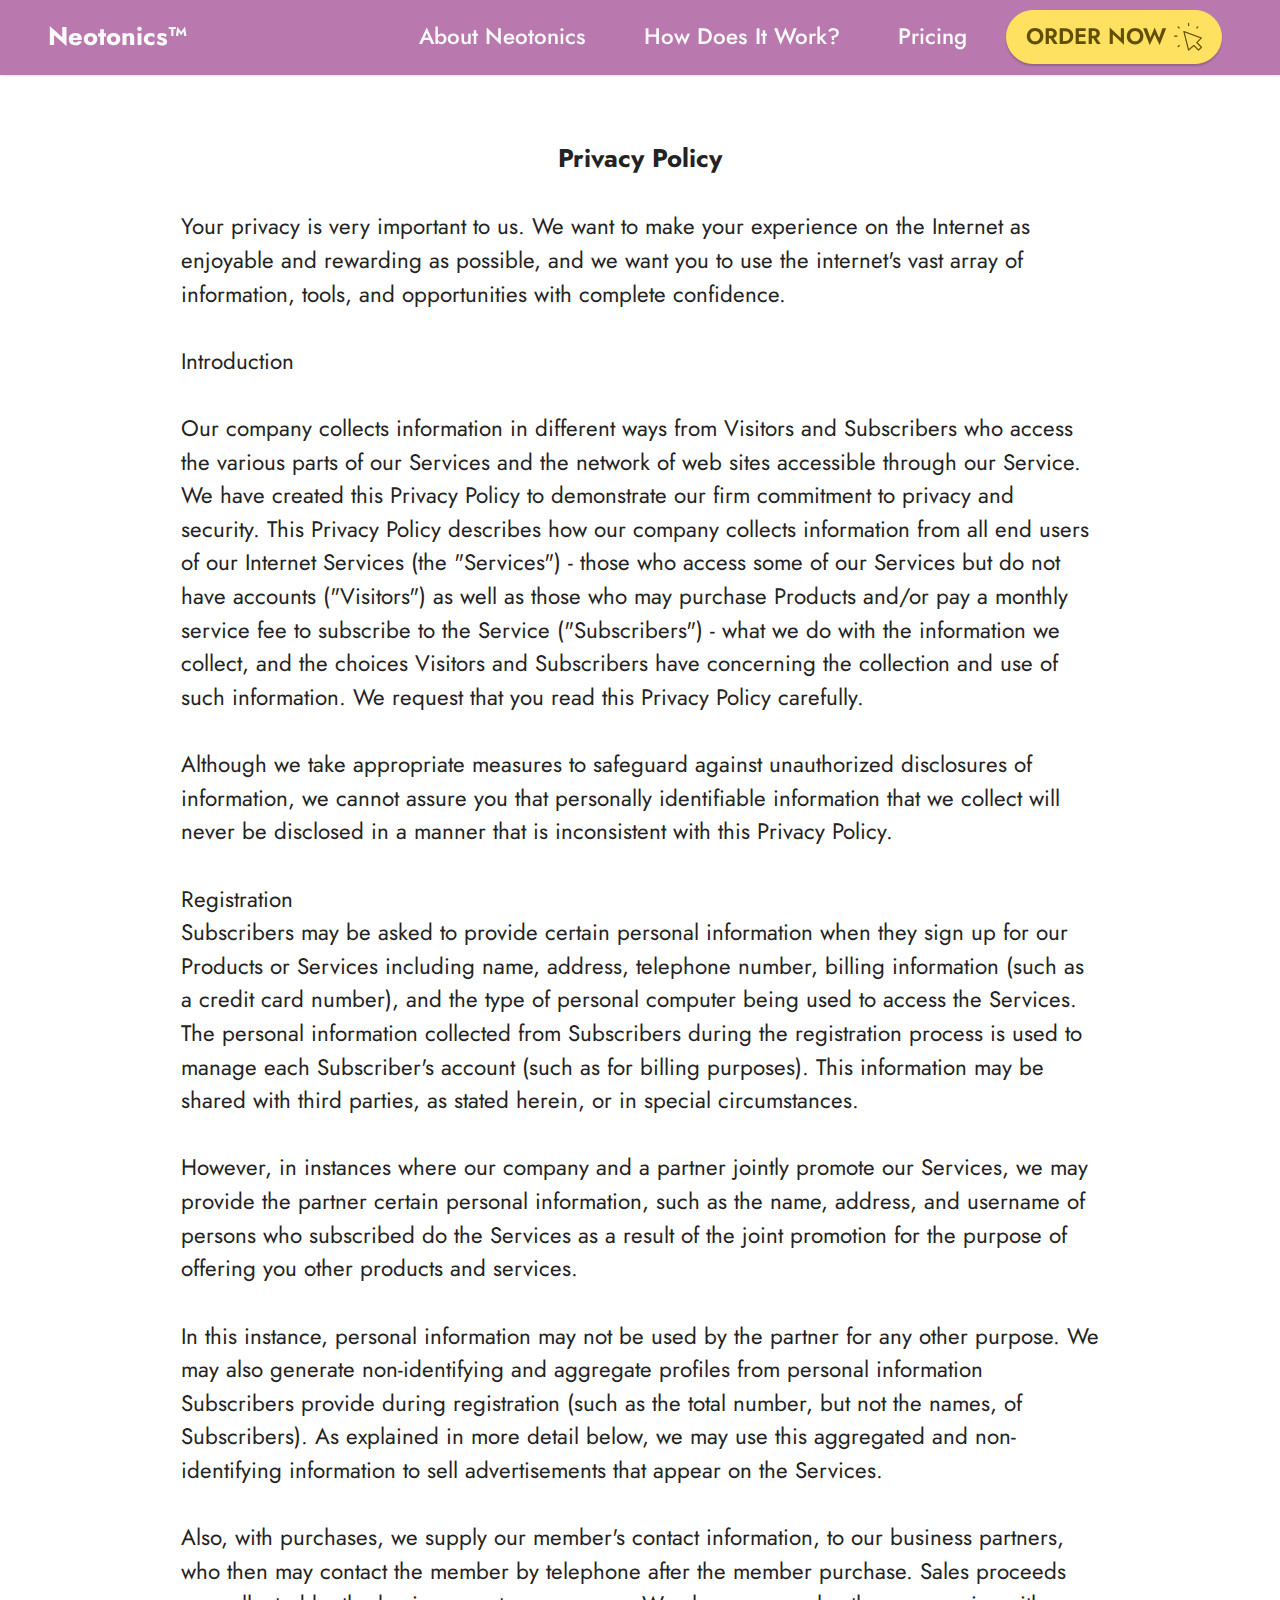
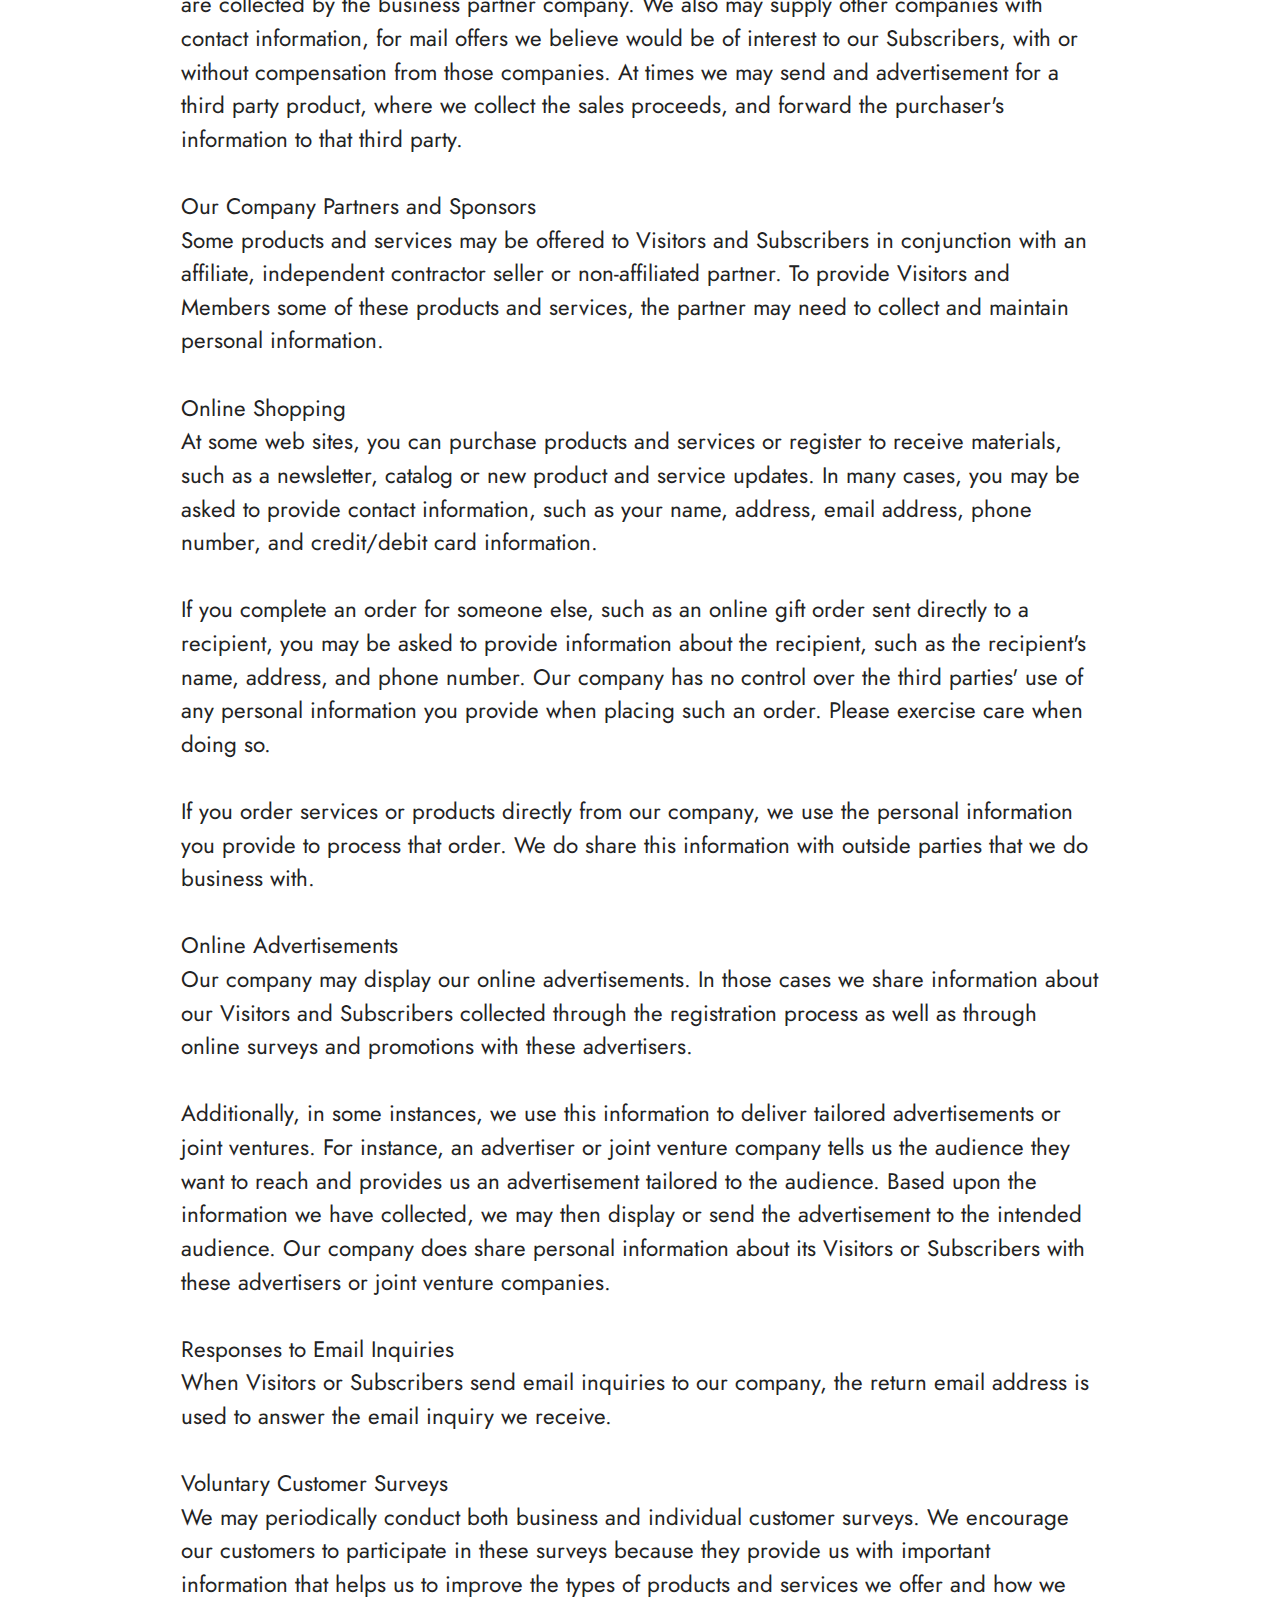
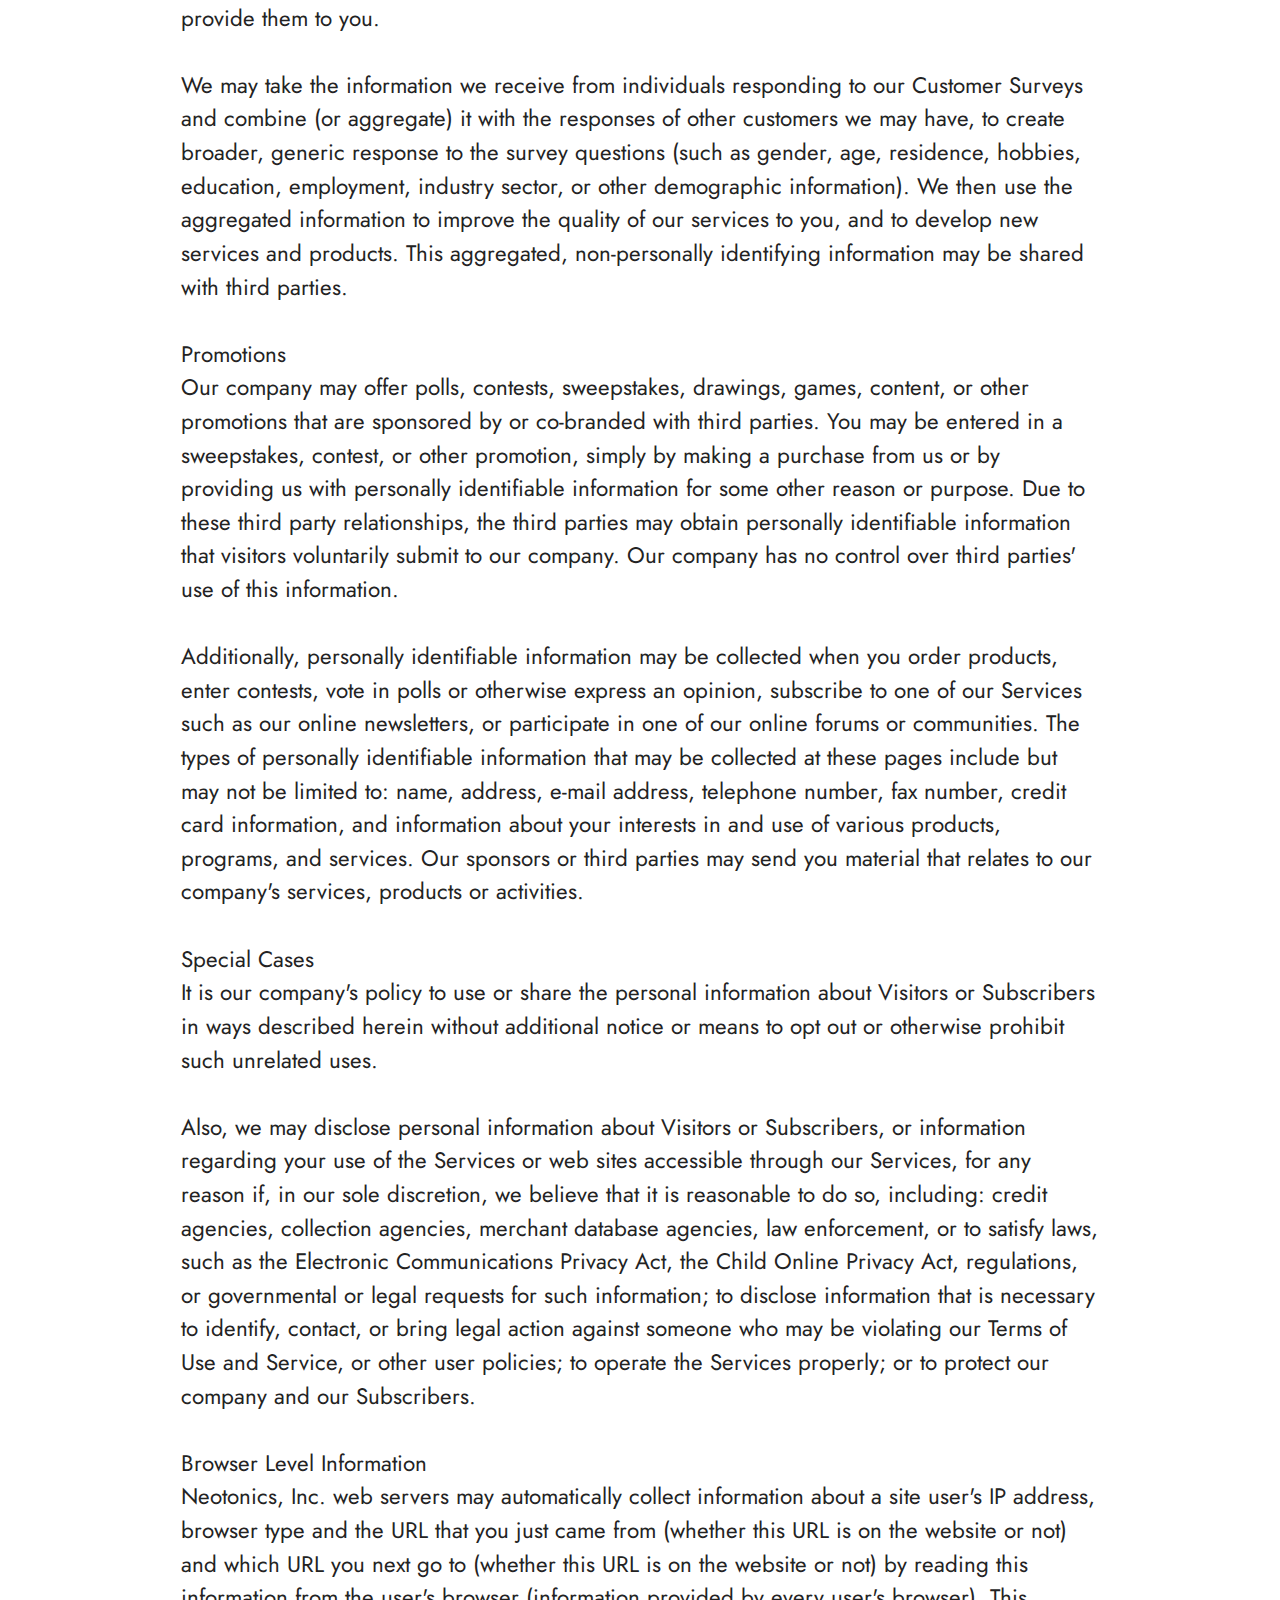
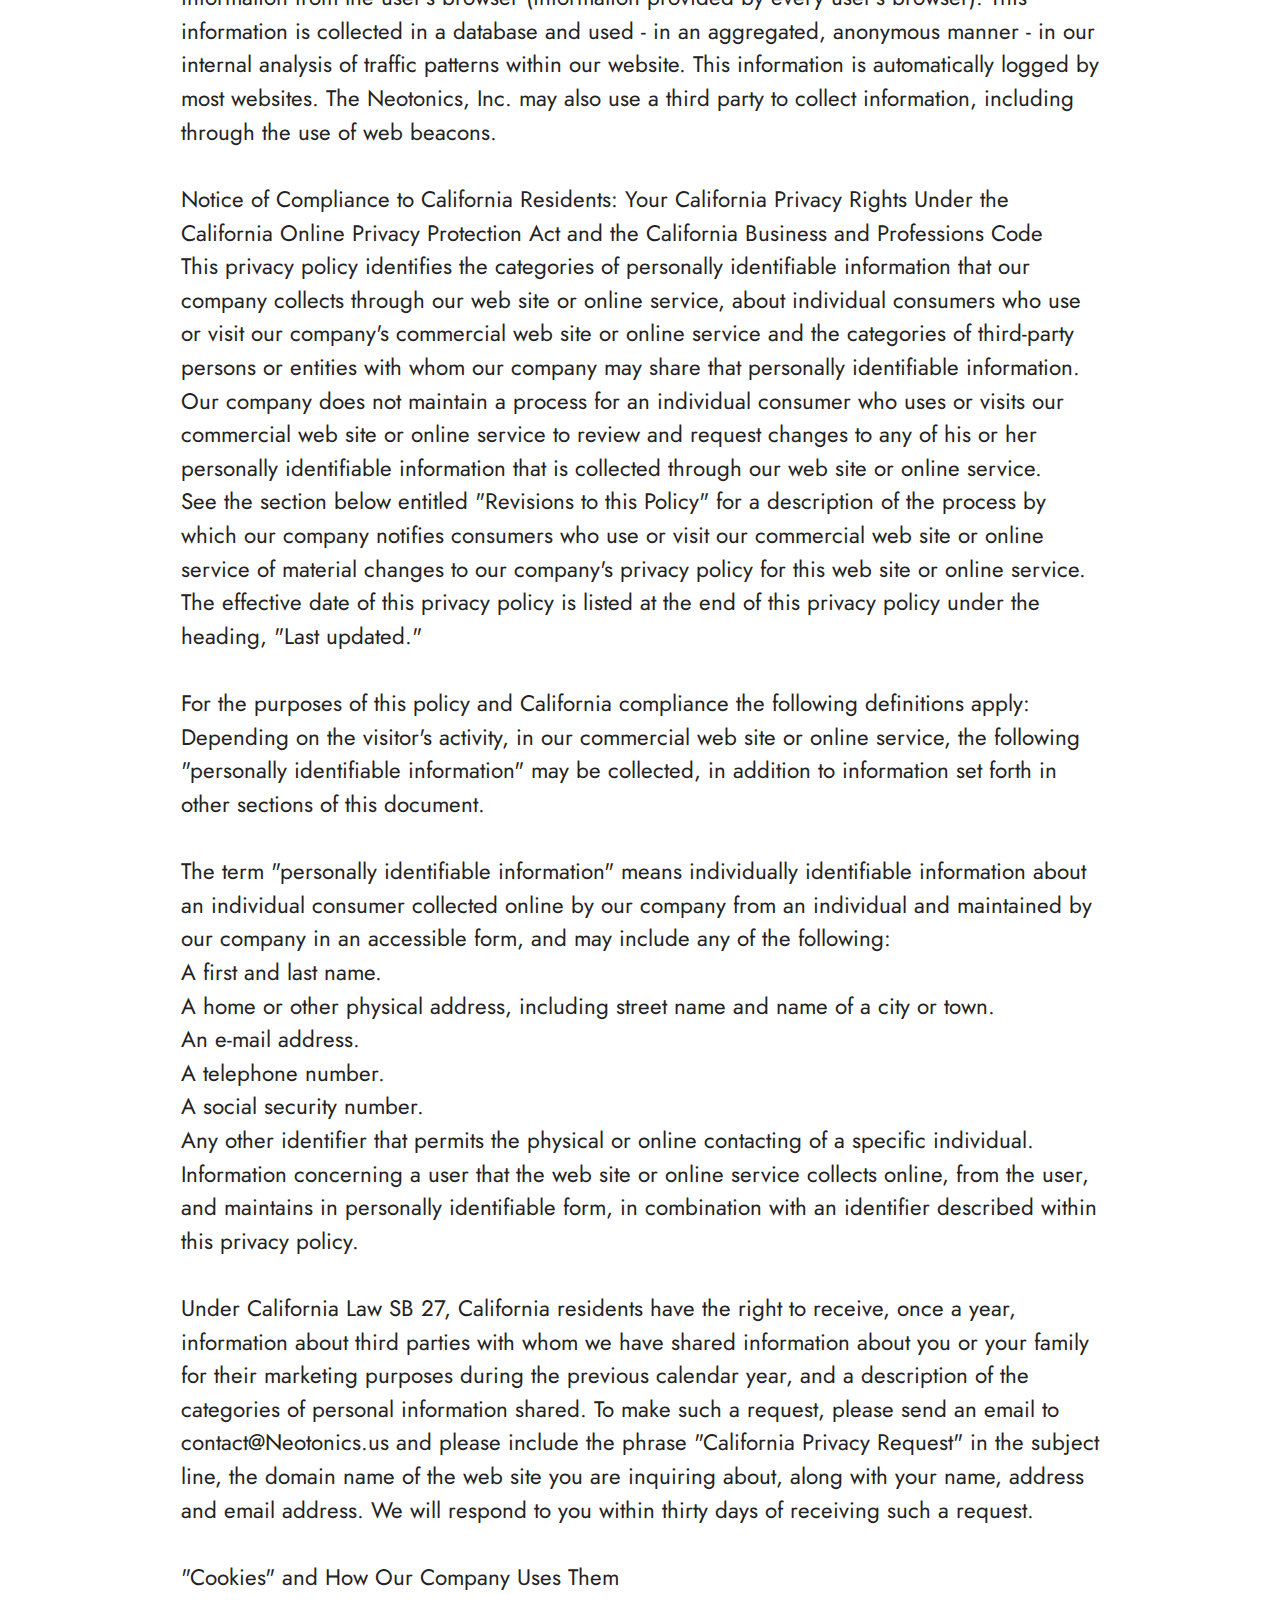
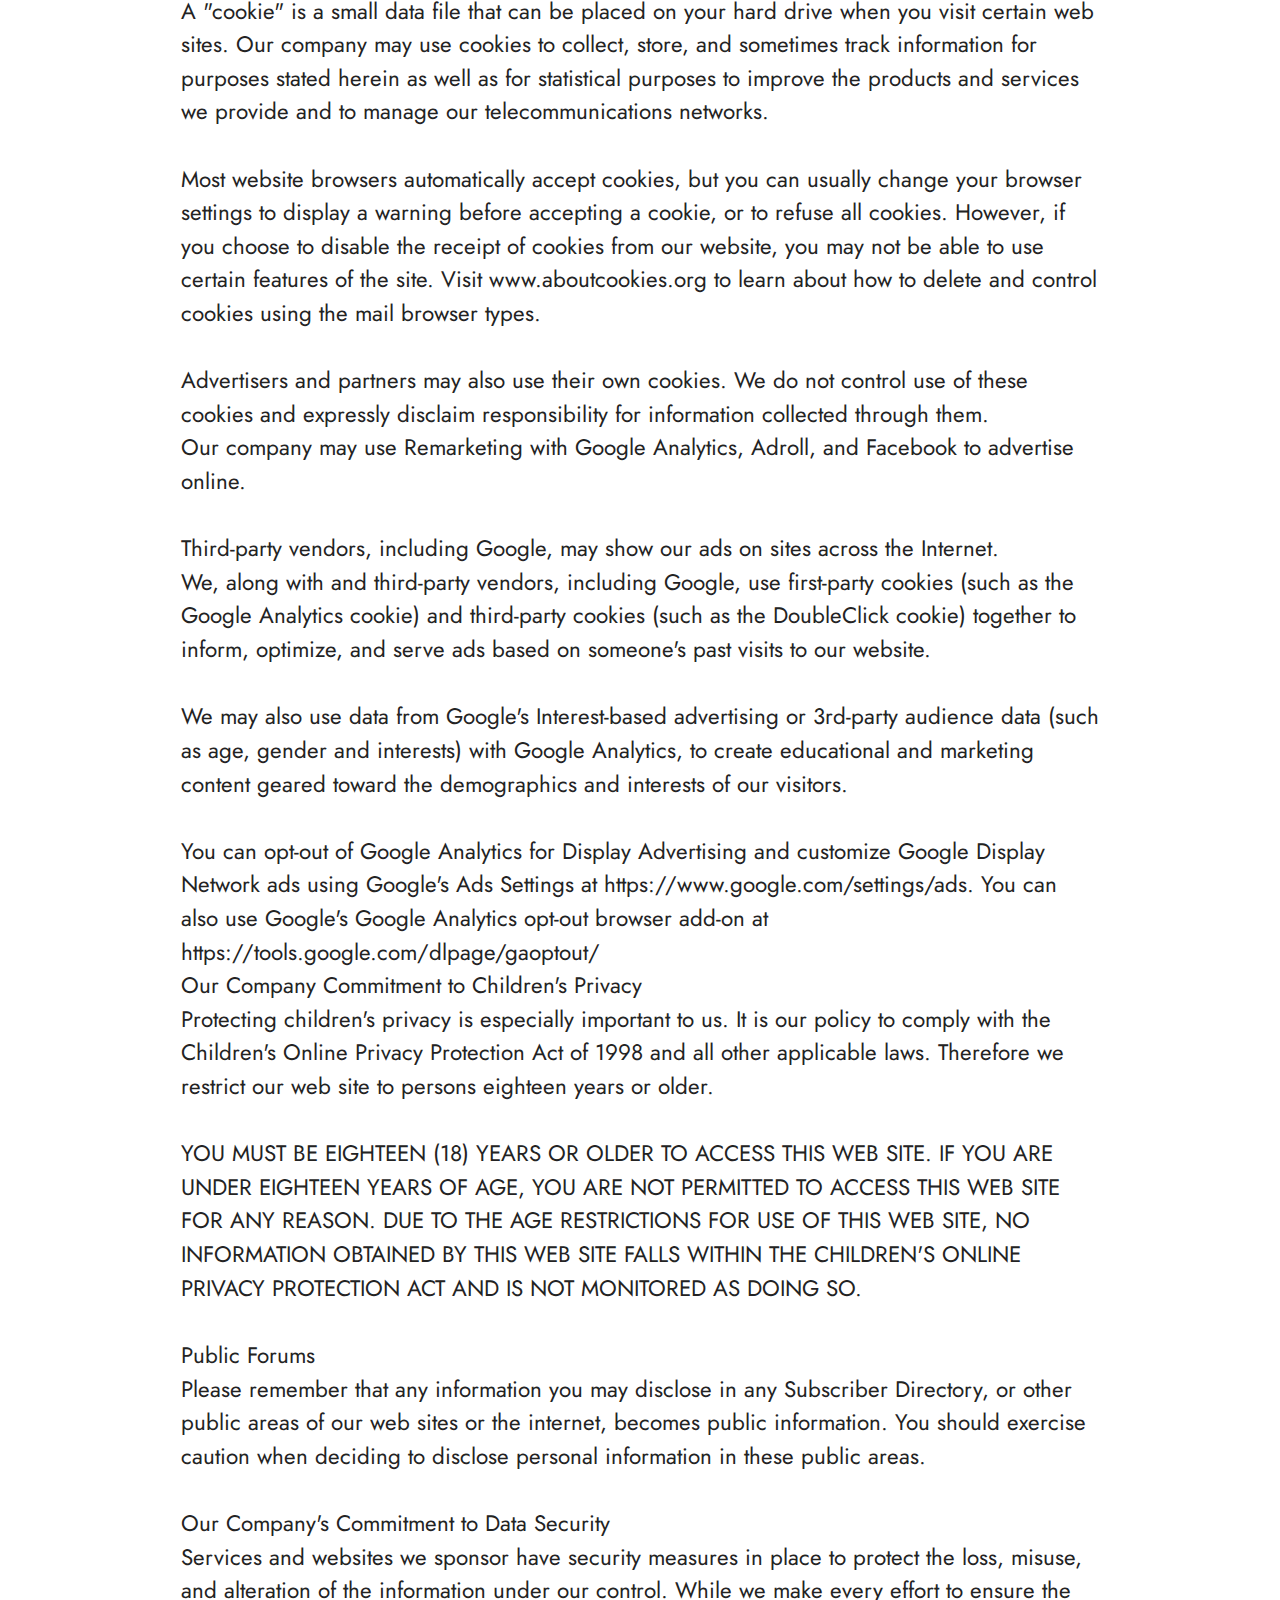
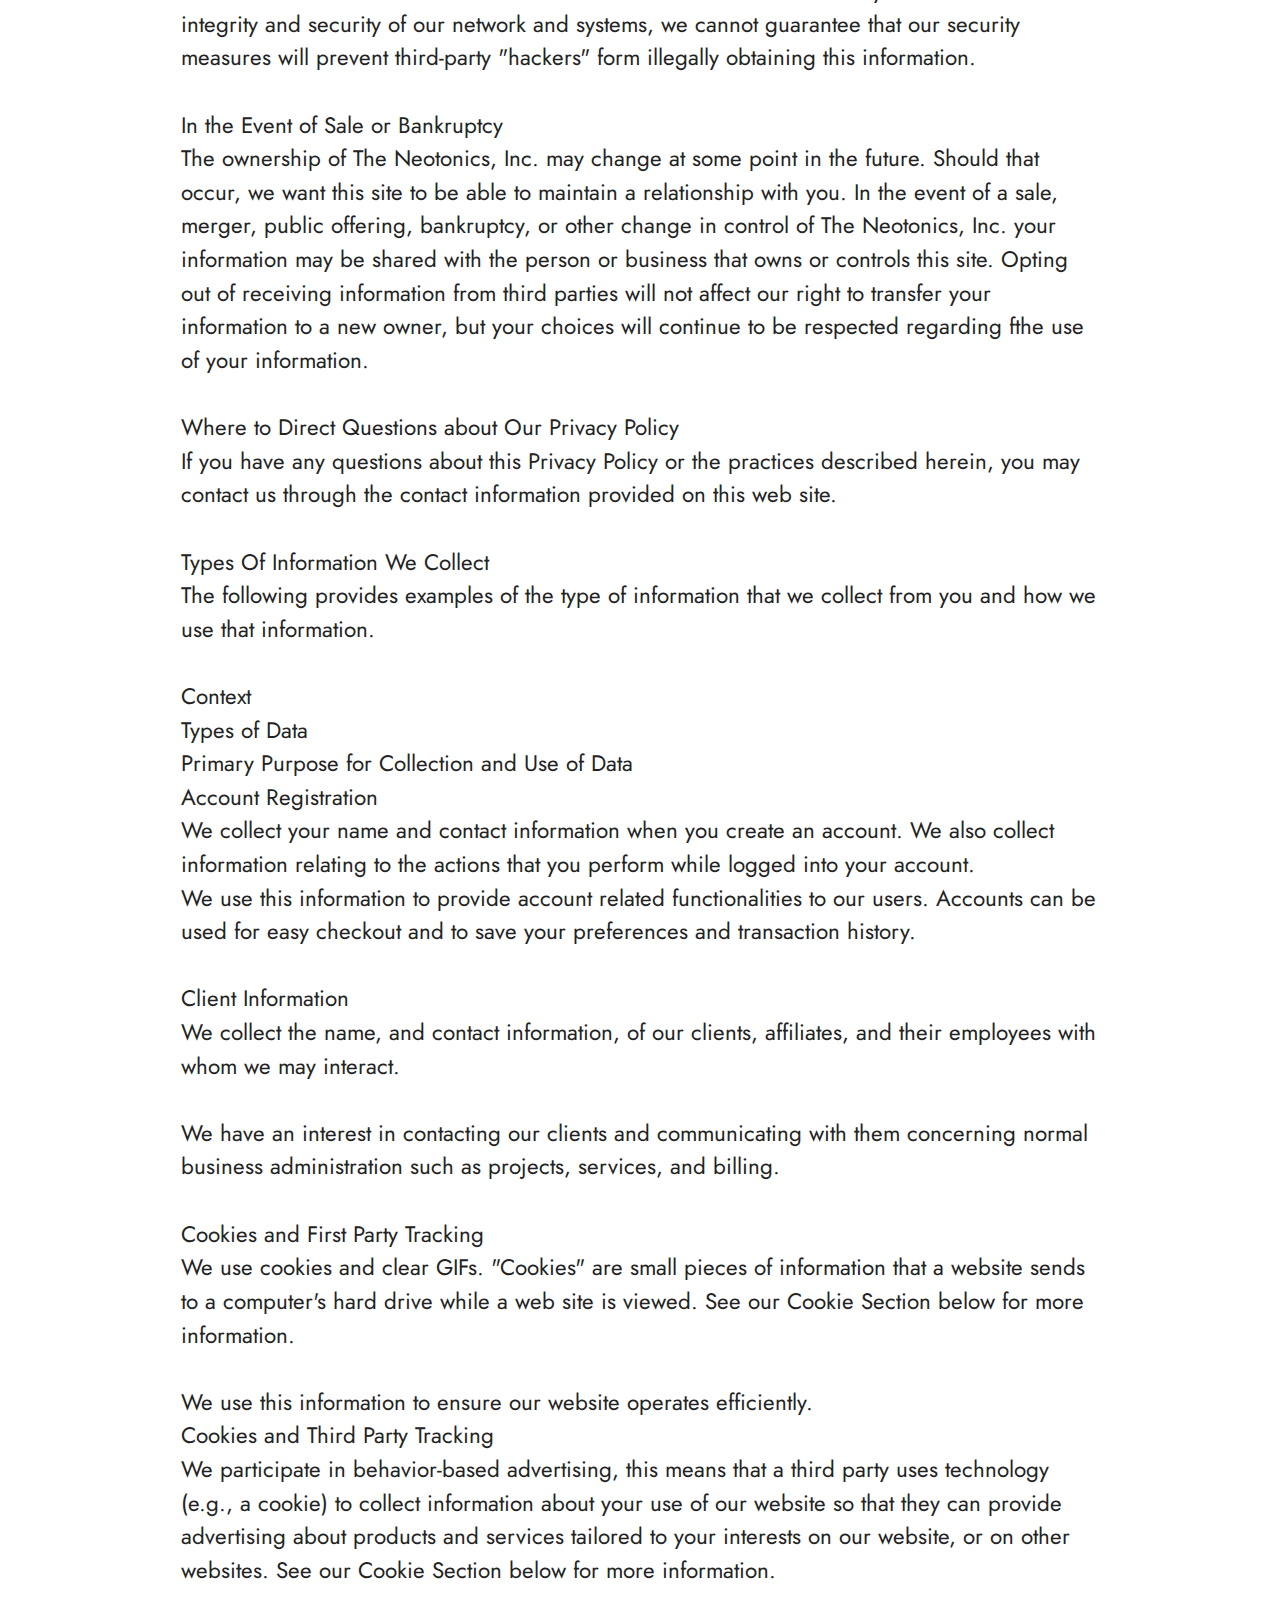
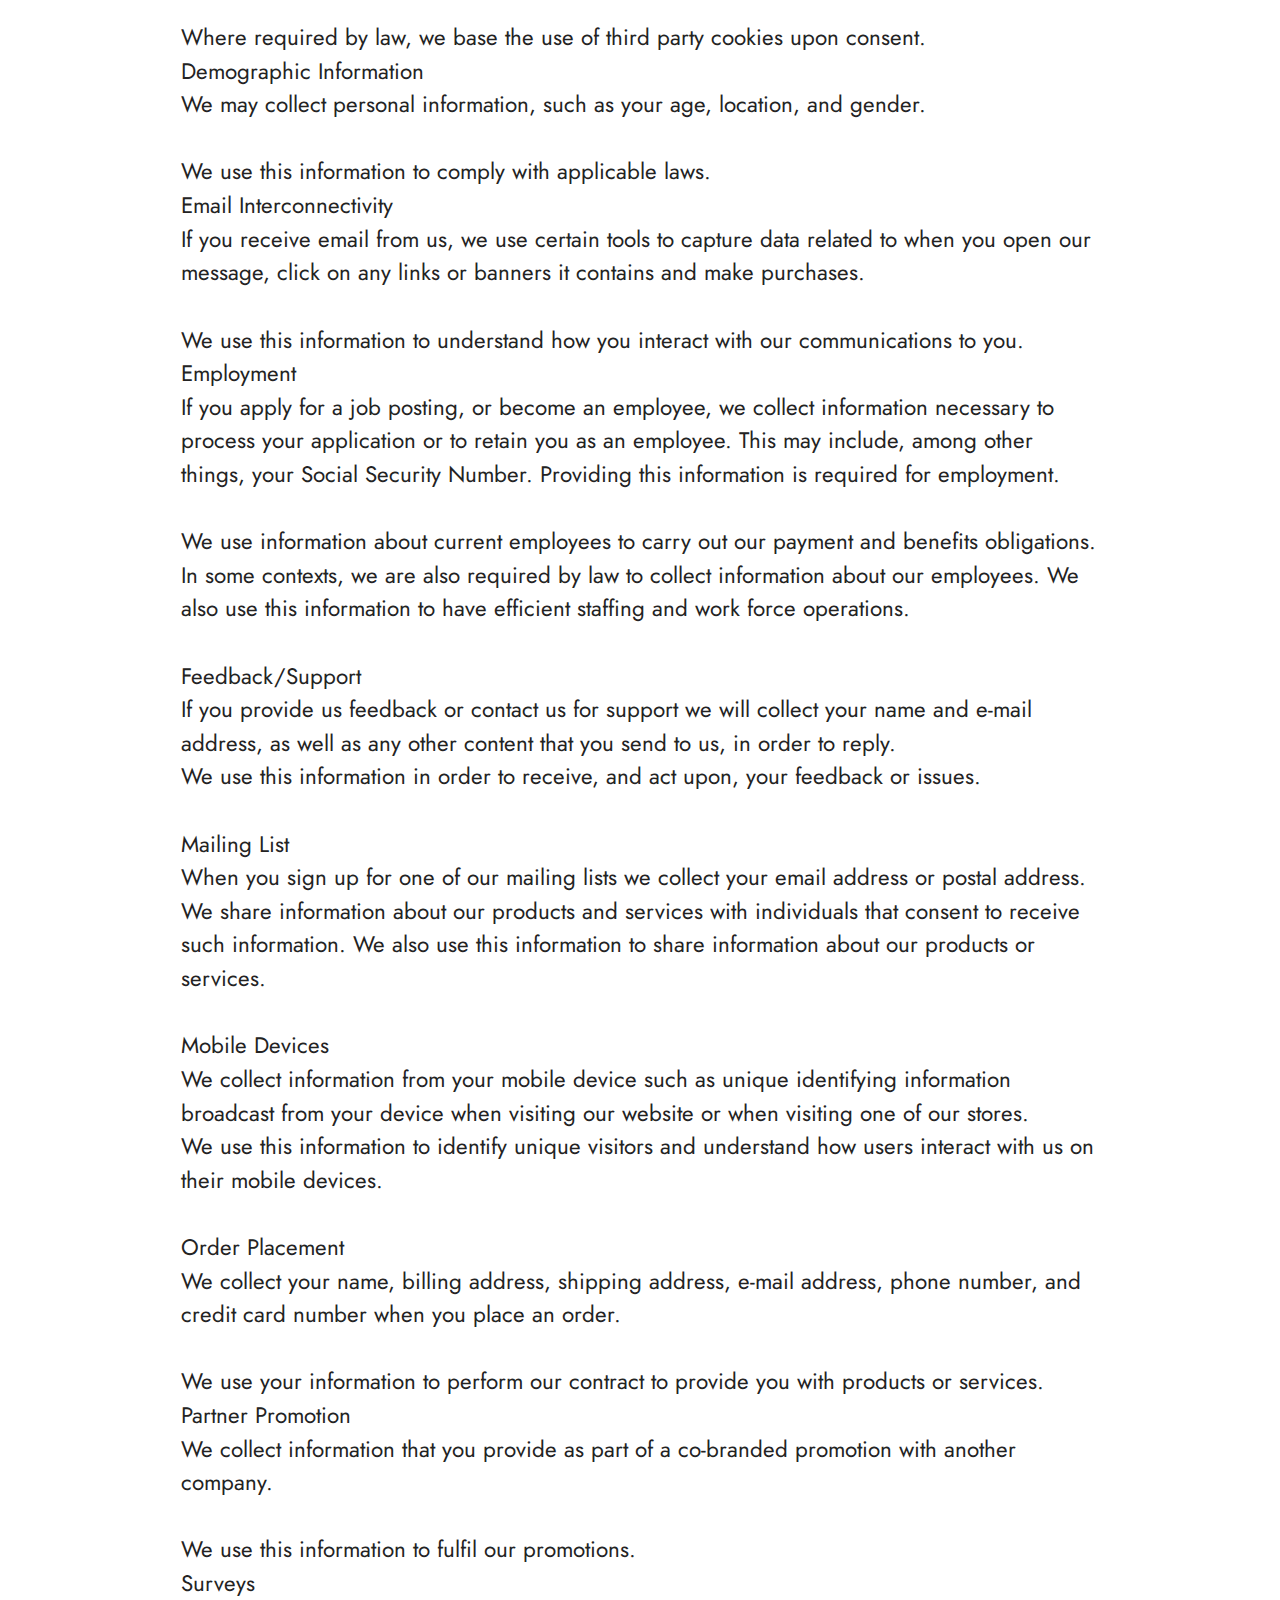
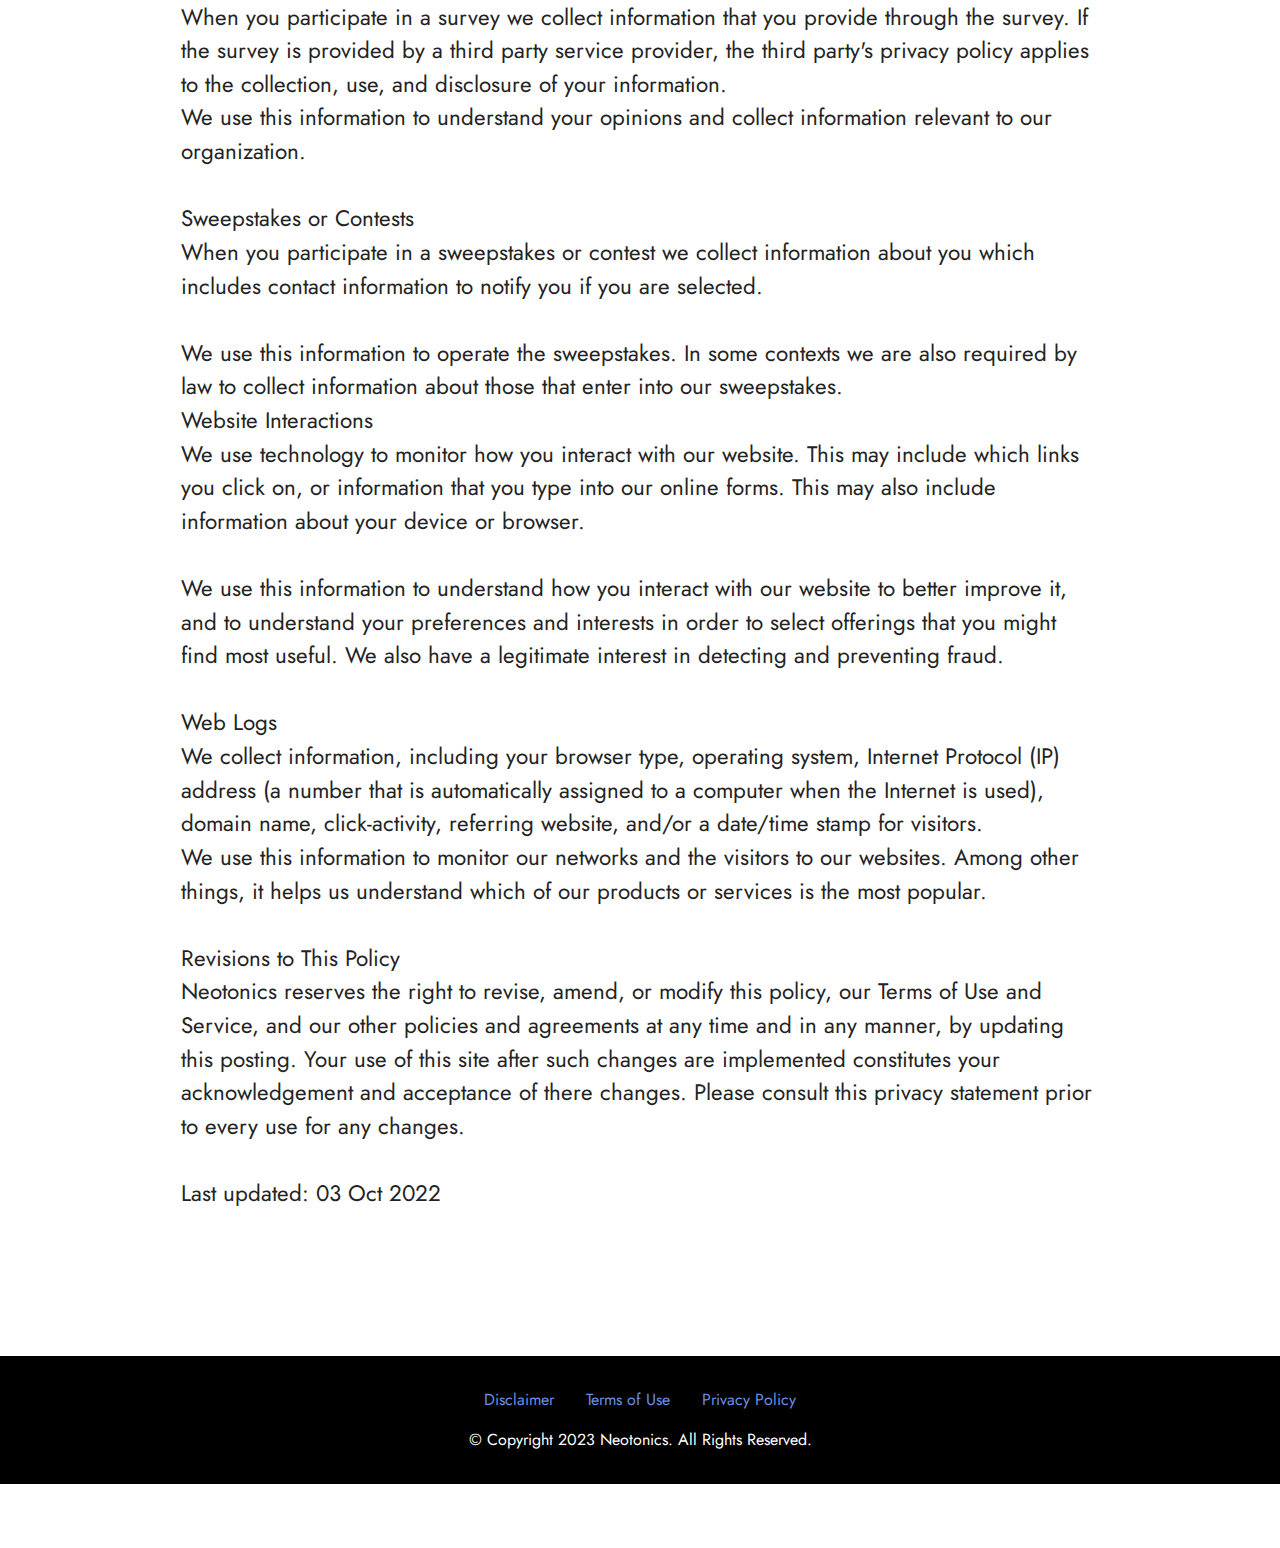
<file: privacy-policy.html>
<!DOCTYPE html>
<html  >


<head>
<meta name=”viewport” content=”width=device-width, initial-scale=1.0″>
<link rel="alternate" hreflang="en-us" href="index.html"/>
  <meta charset="UTF-8">
  <meta http-equiv="X-UA-Compatible" content="IE=edge">
  <meta name="generator" content="Mobirise v5.8.9, mobirise.com">
  <meta name="viewport" content="width=device-width, initial-scale=1, minimum-scale=1">
  <link rel="shortcut icon" href="assets/images/Neotonics-1.html" type="image/x-icon">
  <meta name="description" content="Privacy Policy for The Neotonics">
  
  
  <title>Neotonics Privacy Policy</title>
  <link rel="stylesheet" href="assets/web/assets/mobirise-icons/mobirise-icons.css">
  <link rel="stylesheet" href="assets/bootstrap/css/bootstrap.min.css">
  <link rel="stylesheet" href="assets/bootstrap/css/bootstrap-grid.min.css">
  <link rel="stylesheet" href="assets/bootstrap/css/bootstrap-reboot.min.css">
  <link rel="stylesheet" href="assets/dropdown/css/style.css">
  <link rel="stylesheet" href="assets/socicon/css/styles.css">
  <link rel="stylesheet" href="assets/theme/css/style.css">
  <link rel="preload" href="https://fonts.googleapis.com/css?family=Jost:100,200,300,400,500,600,700,800,900,100i,200i,300i,400i,500i,600i,700i,800i,900i&amp;display=swap" as="style" onload="this.onload=null;this.rel='stylesheet'">
  <noscript><link rel="stylesheet" href="https://fonts.googleapis.com/css?family=Jost:100,200,300,400,500,600,700,800,900,100i,200i,300i,400i,500i,600i,700i,800i,900i&amp;display=swap"></noscript>
  <link rel="preload" as="style" href="assets/mobirise/css/mbr-additional.css"><link rel="stylesheet" href="assets/mobirise/css/mbr-additional.css" type="text/css">

  
  
  
</head>
<body>
  
  <section data-bs-version="5.1" class="menu menu2 cid-tFUfajTAjQ" once="menu" id="menu2-1g">
    
    <nav class="navbar navbar-dropdown navbar-fixed-top navbar-expand-lg">
        <div class="container-fluid">
            <div class="navbar-brand">
                
                <span class="navbar-caption-wrap"><a class="navbar-caption text-white text-primary display-5" href="https://7d311lmhu0z2m97kqi-d22qe2k.hop.clickbank.net?cbpage=tsl&tid=ntad">Neotonics™</a></span>
            </div>
            <button class="navbar-toggler" type="button" data-toggle="collapse" data-bs-toggle="collapse" data-target="#navbarSupportedContent" data-bs-target="#navbarSupportedContent" aria-controls="navbarNavAltMarkup" aria-expanded="false" aria-label="Toggle navigation">
                <div class="hamburger">
                    <span></span>
                    <span></span>
                    <span></span>
                    <span></span>
                </div>
            </button>
            <div class="collapse navbar-collapse" id="navbarSupportedContent">
                <ul class="navbar-nav nav-dropdown" data-app-modern-menu="true"><li class="nav-item"><a class="nav-link link text-white text-primary display-7" href="index-2.html#content4-5">
                            About&nbsp;Neotonics</a></li>
                    <li class="nav-item"><a class="nav-link link text-white text-primary display-7" href="index-2.html#content4-7">How Does It Work?</a></li>
                    <li class="nav-item"><a class="nav-link link text-white text-primary display-7" href="index-2.html#team1-f">Pricing</a>
                    </li></ul>
                
                <div class="navbar-buttons mbr-section-btn"><a class="btn btn-warning display-7" href="https://7d311lmhu0z2m97kqi-d22qe2k.hop.clickbank.net?cbpage=tsl&tid=ntad" target="_blank"><span class="mbri-cursor-click mbr-iconfont mbr-iconfont-btn"></span>ORDER NOW</a></div>
            </div>
        </div>
    </nav>
</section>

<section data-bs-version="5.1" class="content4 cid-tFZxOYzFIK" id="content4-1k">
    

    
    
    <div class="container">
        <div class="row justify-content-center">
            <div class="title col-md-12 col-lg-10">
                <h3 class="mbr-section-title mbr-fonts-style align-center mb-4 display-5"><strong>Privacy Policy</strong></h3>
                <h4 class="mbr-section-subtitle align-center mbr-fonts-style mb-4 display-7">Your privacy is very important to us. We want to make your experience on the Internet as enjoyable and rewarding as possible, and we want you to use the internet's vast array of information, tools, and opportunities with complete confidence.<br><br>
<div>
</div><div>
</div><div>
</div><div>
</div><div>
</div><div>
</div><div>
</div><div>
</div><div>
</div><div>
</div><div>
</div><div>
</div><div>
</div><div>
</div><div>
</div><div>
</div><div>
</div><div>
</div><div>
</div><div>
</div><div>
</div><div>
</div><div>
</div><div>
</div><div>
</div><div>
</div><div>
</div><div>
</div><div>
</div><div>
</div><div>
</div><div>
</div><div>
</div><div>
</div><div>
</div><div>
</div><div>
</div><div>
</div><div>
</div><div>
</div><div>
</div><div>
</div><div>
</div><div>
</div><div>
</div><div>
</div><div>
</div><div>
</div><div>
</div><div>
</div><div>
</div><div>
</div><div>
</div><div>
</div><div>
</div><div>
</div><div>
</div><div>
</div><div>
</div><div>
</div><div>
</div><div>
</div><div>
</div><div>
</div><div>
</div><div>Introduction</div><br><div>
</div><div>Our company collects information in different ways from Visitors and Subscribers who access the various parts of our Services and the network of web sites accessible through our Service.
</div><div>We have created this Privacy Policy to demonstrate our firm commitment to privacy and security. This Privacy Policy describes how our company collects information from all end users of our Internet Services (the "Services") - those who access some of our Services but do not have accounts ("Visitors") as well as those who may purchase Products and/or pay a monthly service fee to subscribe to the Service ("Subscribers") - what we do with the information we collect, and the choices Visitors and Subscribers have concerning the collection and use of such information. We request that you read this Privacy Policy carefully.</div><br><div>
</div><div>Although we take appropriate measures to safeguard against unauthorized disclosures of information, we cannot assure you that personally identifiable information that we collect will never be disclosed in a manner that is inconsistent with this Privacy Policy.</div><br><div>
</div><div>Registration
</div><div>Subscribers may be asked to provide certain personal information when they sign up for our Products or Services including name, address, telephone number, billing information (such as a credit card number), and the type of personal computer being used to access the Services. The personal information collected from Subscribers during the registration process is used to manage each Subscriber's account (such as for billing purposes). This information may be shared with third parties, as stated herein, or in special circumstances.</div><br><div>
</div><div>However, in instances where our company and a partner jointly promote our Services, we may provide the partner certain personal information, such as the name, address, and username of persons who subscribed do the Services as a result of the joint promotion for the purpose of offering you other products and services.</div><br><div>
</div><div>In this instance, personal information may not be used by the partner for any other purpose. We may also generate non-identifying and aggregate profiles from personal information Subscribers provide during registration (such as the total number, but not the names, of Subscribers). As explained in more detail below, we may use this aggregated and non-identifying information to sell advertisements that appear on the Services.</div><br><div>
</div><div>Also, with purchases, we supply our member's contact information, to our business partners, who then may contact the member by telephone after the member purchase. Sales proceeds are collected by the business partner company. We also may supply other companies with contact information, for mail offers we believe would be of interest to our Subscribers, with or without compensation from those companies. At times we may send and advertisement for a third party product, where we collect the sales proceeds, and forward the purchaser's information to that third party.</div><br><div>
</div><div>Our Company Partners and Sponsors
</div><div>Some products and services may be offered to Visitors and Subscribers in conjunction with an affiliate, independent contractor seller or non-affiliated partner. To provide Visitors and Members some of these products and services, the partner may need to collect and maintain personal information.</div><br><div>
</div><div>Online Shopping
</div><div>At some web sites, you can purchase products and services or register to receive materials, such as a newsletter, catalog or new product and service updates. In many cases, you may be asked to provide contact information, such as your name, address, email address, phone number, and credit/debit card information.</div><br><div>
</div><div>If you complete an order for someone else, such as an online gift order sent directly to a recipient, you may be asked to provide information about the recipient, such as the recipient's name, address, and phone number. Our company has no control over the third parties' use of any personal information you provide when placing such an order. Please exercise care when doing so.</div><br><div>
</div><div>If you order services or products directly from our company, we use the personal information you provide to process that order. We do share this information with outside parties that we do business with.</div><br><div>
</div><div>Online Advertisements
</div><div>Our company may display our online advertisements. In those cases we share information about our Visitors and Subscribers collected through the registration process as well as through online surveys and promotions with these advertisers.</div><br><div>
</div><div>Additionally, in some instances, we use this information to deliver tailored advertisements or joint ventures. For instance, an advertiser or joint venture company tells us the audience they want to reach and provides us an advertisement tailored to the audience. Based upon the information we have collected, we may then display or send the advertisement to the intended audience. Our company does share personal information about its Visitors or Subscribers with these advertisers or joint venture companies.</div><br><div>
</div><div>Responses to Email Inquiries
</div><div>When Visitors or Subscribers send email inquiries to our company, the return email address is used to answer the email inquiry we receive.</div><br><div>
</div><div>Voluntary Customer Surveys
</div><div>We may periodically conduct both business and individual customer surveys. We encourage our customers to participate in these surveys because they provide us with important information that helps us to improve the types of products and services we offer and how we provide them to you.</div><br><div>
</div><div>We may take the information we receive from individuals responding to our Customer Surveys and combine (or aggregate) it with the responses of other customers we may have, to create broader, generic response to the survey questions (such as gender, age, residence, hobbies, education, employment, industry sector, or other demographic information). We then use the aggregated information to improve the quality of our services to you, and to develop new services and products. This aggregated, non-personally identifying information may be shared with third parties.</div><br><div>
</div><div>Promotions
</div><div>Our company may offer polls, contests, sweepstakes, drawings, games, content, or other promotions that are sponsored by or co-branded with third parties. You may be entered in a sweepstakes, contest, or other promotion, simply by making a purchase from us or by providing us with personally identifiable information for some other reason or purpose. Due to these third party relationships, the third parties may obtain personally identifiable information that visitors voluntarily submit to our company. Our company has no control over third parties' use of this information.</div><br><div>
</div><div>Additionally, personally identifiable information may be collected when you order products, enter contests, vote in polls or otherwise express an opinion, subscribe to one of our Services such as our online newsletters, or participate in one of our online forums or communities. The types of personally identifiable information that may be collected at these pages include but may not be limited to: name, address, e-mail address, telephone number, fax number, credit card information, and information about your interests in and use of various products, programs, and services. Our sponsors or third parties may send you material that relates to our company's services, products or activities.</div><br><div>
</div><div>Special Cases
</div><div>It is our company's policy to use or share the personal information about Visitors or Subscribers in ways described herein without additional notice or means to opt out or otherwise prohibit such unrelated uses.</div><br><div>
</div><div>Also, we may disclose personal information about Visitors or Subscribers, or information regarding your use of the Services or web sites accessible through our Services, for any reason if, in our sole discretion, we believe that it is reasonable to do so, including: credit agencies, collection agencies, merchant database agencies, law enforcement, or to satisfy laws, such as the Electronic Communications Privacy Act, the Child Online Privacy Act, regulations, or governmental or legal requests for such information; to disclose information that is necessary to identify, contact, or bring legal action against someone who may be violating our Terms of Use and Service, or other user policies; to operate the Services properly; or to protect our company and our Subscribers.</div><br><div>
</div><div>Browser Level Information
</div><div>Neotonics, Inc. web servers may automatically collect information about a site user's IP address, browser type and the URL that you just came from (whether this URL is on the website or not) and which URL you next go to (whether this URL is on the website or not) by reading this information from the user's browser (information provided by every user's browser). This information is collected in a database and used - in an aggregated, anonymous manner - in our internal analysis of traffic patterns within our website. This information is automatically logged by most websites. The Neotonics, Inc. may also use a third party to collect information, including through the use of web beacons.</div><br><div>
</div><div>Notice of Compliance to California Residents: Your California Privacy Rights Under the California Online Privacy Protection Act and the California Business and Professions Code
</div><div>This privacy policy identifies the categories of personally identifiable information that our company collects through our web site or online service, about individual consumers who use or visit our company's commercial web site or online service and the categories of third-party persons or entities with whom our company may share that personally identifiable information.
</div><div>Our company does not maintain a process for an individual consumer who uses or visits our commercial web site or online service to review and request changes to any of his or her personally identifiable information that is collected through our web site or online service.
</div><div>See the section below entitled "Revisions to this Policy" for a description of the process by which our company notifies consumers who use or visit our commercial web site or online service of material changes to our company's privacy policy for this web site or online service.
</div><div>The effective date of this privacy policy is listed at the end of this privacy policy under the heading, "Last updated."</div><br><div>
</div><div>For the purposes of this policy and California compliance the following definitions apply:
</div><div>Depending on the visitor's activity, in our commercial web site or online service, the following "personally identifiable information" may be collected, in addition to information set forth in other sections of this document.</div><br><div>
</div><div>The term "personally identifiable information" means individually identifiable information about an individual consumer collected online by our company from an individual and maintained by our company in an accessible form, and may include any of the following:
</div><div>A first and last name.
</div><div>A home or other physical address, including street name and name of a city or town.
</div><div>An e-mail address.
</div><div>A telephone number.
</div><div>A social security number.
</div><div>Any other identifier that permits the physical or online contacting of a specific individual.
</div><div>Information concerning a user that the web site or online service collects online, from the user, and maintains in personally identifiable form, in combination with an identifier described within this privacy policy.</div><br><div>
</div><div>Under California Law SB 27, California residents have the right to receive, once a year, information about third parties with whom we have shared information about you or your family for their marketing purposes during the previous calendar year, and a description of the categories of personal information shared. To make such a request, please send an email to contact@Neotonics.us and please include the phrase "California Privacy Request" in the subject line, the domain name of the web site you are inquiring about, along with your name, address and email address. We will respond to you within thirty days of receiving such a request.</div><br><div>
</div><div>"Cookies" and How Our Company Uses Them
</div><div>A "cookie" is a small data file that can be placed on your hard drive when you visit certain web sites. Our company may use cookies to collect, store, and sometimes track information for purposes stated herein as well as for statistical purposes to improve the products and services we provide and to manage our telecommunications networks.</div><br><div>
</div><div>Most website browsers automatically accept cookies, but you can usually change your browser settings to display a warning before accepting a cookie, or to refuse all cookies. However, if you choose to disable the receipt of cookies from our website, you may not be able to use certain features of the site. Visit www.aboutcookies.org to learn about how to delete and control cookies using the mail browser types.</div><br><div>
</div><div>Advertisers and partners may also use their own cookies. We do not control use of these cookies and expressly disclaim responsibility for information collected through them.
</div><div>Our company may use Remarketing with Google Analytics, Adroll, and Facebook to advertise online.</div><br><div>
</div><div>Third-party vendors, including Google, may show our ads on sites across the Internet.
</div><div>We, along with and third-party vendors, including Google, use first-party cookies (such as the Google Analytics cookie) and third-party cookies (such as the DoubleClick cookie) together to inform, optimize, and serve ads based on someone's past visits to our website.</div><br><div>
</div><div>We may also use data from Google's Interest-based advertising or 3rd-party audience data (such as age, gender and interests) with Google Analytics, to create educational and marketing content geared toward the demographics and interests of our visitors.</div><br><div>
</div><div>You can opt-out of Google Analytics for Display Advertising and customize Google Display Network ads using Google's Ads Settings at https://www.google.com/settings/ads. You can also use Google's Google Analytics opt-out browser add-on at https://tools.google.com/dlpage/gaoptout/
</div><div>Our Company Commitment to Children's Privacy
</div><div>Protecting children's privacy is especially important to us. It is our policy to comply with the Children's Online Privacy Protection Act of 1998 and all other applicable laws. Therefore we restrict our web site to persons eighteen years or older.</div><br><div>
</div><div>YOU MUST BE EIGHTEEN (18) YEARS OR OLDER TO ACCESS THIS WEB SITE. IF YOU ARE UNDER EIGHTEEN YEARS OF AGE, YOU ARE NOT PERMITTED TO ACCESS THIS WEB SITE FOR ANY REASON. DUE TO THE AGE RESTRICTIONS FOR USE OF THIS WEB SITE, NO INFORMATION OBTAINED BY THIS WEB SITE FALLS WITHIN THE CHILDREN'S ONLINE PRIVACY PROTECTION ACT AND IS NOT MONITORED AS DOING SO.</div><br><div>
</div><div>Public Forums
</div><div>Please remember that any information you may disclose in any Subscriber Directory, or other public areas of our web sites or the internet, becomes public information. You should exercise caution when deciding to disclose personal information in these public areas.</div><br><div>
</div><div>Our Company's Commitment to Data Security
</div><div>Services and websites we sponsor have security measures in place to protect the loss, misuse, and alteration of the information under our control. While we make every effort to ensure the integrity and security of our network and systems, we cannot guarantee that our security measures will prevent third-party "hackers" form illegally obtaining this information.</div><br><div>
</div><div>In the Event of Sale or Bankruptcy
</div><div>The ownership of The Neotonics, Inc. may change at some point in the future. Should that occur, we want this site to be able to maintain a relationship with you. In the event of a sale, merger, public offering, bankruptcy, or other change in control of The Neotonics, Inc. your information may be shared with the person or business that owns or controls this site. Opting out of receiving information from third parties will not affect our right to transfer your information to a new owner, but your choices will continue to be respected regarding fthe use of your information.</div><br><div>
</div><div>Where to Direct Questions about Our Privacy Policy
</div><div>If you have any questions about this Privacy Policy or the practices described herein, you may contact us through the contact information provided on this web site.</div><br><div>
</div><div>Types Of Information We Collect
</div><div>The following provides examples of the type of information that we collect from you and how we use that information.</div><br><div>
</div><div>Context
</div><div>Types of Data
</div><div>Primary Purpose for Collection and Use of Data
</div><div>Account Registration
</div><div>We collect your name and contact information when you create an account. We also collect information relating to the actions that you perform while logged into your account.
</div><div>We use this information to provide account related functionalities to our users. Accounts can be used for easy checkout and to save your preferences and transaction history.</div><br><div>
</div><div>Client Information
</div><div>We collect the name, and contact information, of our clients, affiliates, and their employees with whom we may interact.</div><br><div>
</div><div>We have an interest in contacting our clients and communicating with them concerning normal business administration such as projects, services, and billing.</div><br><div>
</div><div>Cookies and First Party Tracking
</div><div>We use cookies and clear GIFs. "Cookies" are small pieces of information that a website sends to a computer's hard drive while a web site is viewed. See our Cookie Section below for more information.</div><br><div>
</div><div>We use this information to ensure our website operates efficiently.
</div><div>Cookies and Third Party Tracking
</div><div>We participate in behavior-based advertising, this means that a third party uses technology (e.g., a cookie) to collect information about your use of our website so that they can provide advertising about products and services tailored to your interests on our website, or on other websites. See our Cookie Section below for more information.</div><br><div>
</div><div>Where required by law, we base the use of third party cookies upon consent.
</div><div>Demographic Information
</div><div>We may collect personal information, such as your age, location, and gender.</div><br><div>
</div><div>We use this information to comply with applicable laws.
</div><div>Email Interconnectivity
</div><div>If you receive email from us, we use certain tools to capture data related to when you open our message, click on any links or banners it contains and make purchases.</div><br><div>
</div><div>We use this information to understand how you interact with our communications to you.
</div><div>Employment
</div><div>If you apply for a job posting, or become an employee, we collect information necessary to process your application or to retain you as an employee. This may include, among other things, your Social Security Number. Providing this information is required for employment.</div><br><div>
</div><div>We use information about current employees to carry out our payment and benefits obligations. In some contexts, we are also required by law to collect information about our employees. We also use this information to have efficient staffing and work force operations.</div><br><div>
</div><div>Feedback/Support
</div><div>If you provide us feedback or contact us for support we will collect your name and e-mail address, as well as any other content that you send to us, in order to reply.
</div><div>We use this information in order to receive, and act upon, your feedback or issues.</div><br><div>
</div><div>Mailing List
</div><div>When you sign up for one of our mailing lists we collect your email address or postal address.
</div><div>We share information about our products and services with individuals that consent to receive such information. We also use this information to share information about our products or services.</div><br><div>
</div><div>Mobile Devices
</div><div>We collect information from your mobile device such as unique identifying information broadcast from your device when visiting our website or when visiting one of our stores.
</div><div>We use this information to identify unique visitors and understand how users interact with us on their mobile devices.</div><br><div>
</div><div>Order Placement
</div><div>We collect your name, billing address, shipping address, e-mail address, phone number, and credit card number when you place an order.</div><br><div>
</div><div>We use your information to perform our contract to provide you with products or services.
</div><div>Partner Promotion
</div><div>We collect information that you provide as part of a co-branded promotion with another
</div><div>company.</div><br><div>
</div><div>We use this information to fulfil our promotions.
</div><div>Surveys
</div><div>When you participate in a survey we collect information that you provide through the survey. If the survey is provided by a third party service provider, the third party's privacy policy applies to the collection, use, and disclosure of your information.
</div><div>We use this information to understand your opinions and collect information relevant to our organization.</div><br><div>
</div><div>Sweepstakes or Contests
</div><div>When you participate in a sweepstakes or contest we collect information about you which includes contact information to notify you if you are selected.</div><br><div>
</div><div>We use this information to operate the sweepstakes. In some contexts we are also required by law to collect information about those that enter into our sweepstakes.
</div><div>Website Interactions
</div><div>We use technology to monitor how you interact with our website. This may include which links you click on, or information that you type into our online forms. This may also include information about your device or browser.</div><br><div>
</div><div>We use this information to understand how you interact with our website to better improve it, and to understand your preferences and interests in order to select offerings that you might find most useful. We also have a legitimate interest in detecting and preventing fraud.</div><br><div>
</div><div>Web Logs
</div><div>We collect information, including your browser type, operating system, Internet Protocol (IP) address (a number that is automatically assigned to a computer when the Internet is used), domain name, click-activity, referring website, and/or a date/time stamp for visitors.
</div><div>We use this information to monitor our networks and the visitors to our websites. Among other things, it helps us understand which of our products or services is the most popular.</div><br><div>
</div><div>Revisions to This Policy
</div><div>Neotonics reserves the right to revise, amend, or modify this policy, our Terms of Use and Service, and our other policies and agreements at any time and in any manner, by updating this posting. Your use of this site after such changes are implemented constitutes your acknowledgement and acceptance of there changes. Please consult this privacy statement prior to every use for any changes.</div><br><div>
</div><div>Last updated: 03 Oct 2022
</div><div><br></div><div>
</div><div>
</div><div>
</div><div>
</div><div>
</div><div>
</div><div>
</div><div>
</div><div>
</div><div>
</div><div>
</div><div>
</div><div>
</div><div>
</div><div>
</div><div>
</div><div>
</div><div>
</div><div>
</div><div>
</div><div>
</div><div>
</div><div>
</div><div>
</div><div>
</div><div>
</div><div>
</div><div>
</div><div>
</div><div>
</div><div>
</div><div>
</div><div>
</div><div>
</div><div>
</div><div>
</div><div>
</div><div>
</div><div>
</div><div>
</div><div>
</div><div>
</div><div>
</div><div>
</div><div>
</div><div>
</div><div>
</div><div>
</div><div>
</div><div>
</div><div>
</div><div>
</div><div>
</div><div>
</div><div>
</div><div>
</div><div>
</div><div>
</div><div>
</div></h4>
                
            </div>
        </div>
    </div>
</section>

<section data-bs-version="5.1" class="footer3 cid-tFW3TktmMA" once="footers" id="footer3-1h">

    

    

    <div class="container">
        <div class="media-container-row align-center mbr-white">
            <div class="row row-links">
                <ul class="foot-menu">
                    
                    
                    
                    
                    
                <li class="foot-menu-item mbr-fonts-style display-4">
                        <a href="disclaimer.html" class="text-primary">Disclaimer</a>
                    </li><li class="foot-menu-item mbr-fonts-style display-4"><a href="terms-of-use.html" class="text-primary">Terms of Use</a></li><li class="foot-menu-item mbr-fonts-style display-4"><a href="privacy-policy.html" class="text-primary">Privacy Policy</a></li></ul>
            </div>
            
            <div class="row row-copirayt">
                <p class="mbr-text mb-0 mbr-fonts-style mbr-white align-center display-4">
                    © Copyright 2023 Neotonics. All Rights Reserved.
                </p>
            </div>
        </div>
    </div>
</section><section class="display-7" style="padding: 0;align-items: center;justify-content: center;flex-wrap: wrap;    align-content: center;display: flex;position: relative;height: 4rem;"><a style="flex: 1 1;height: 4rem;position: absolute;width: 100%;z-index: 1;"><img alt="" style="height: 4rem;" src="[data-uri]"></a><p style="margin: 0;text-align: center;" class="display-7"></p><a style="z-index:1" ></a></section><script src="assets/bootstrap/js/bootstrap.bundle.min.js"></script>  <script src="assets/smoothscroll/smooth-scroll.js"></script>  <script src="assets/ytplayer/index.js"></script>  <script src="assets/dropdown/js/navbar-dropdown.js"></script>  <script src="assets/theme/js/script.js"></script>  
  
  
</body>


</html>
</file>
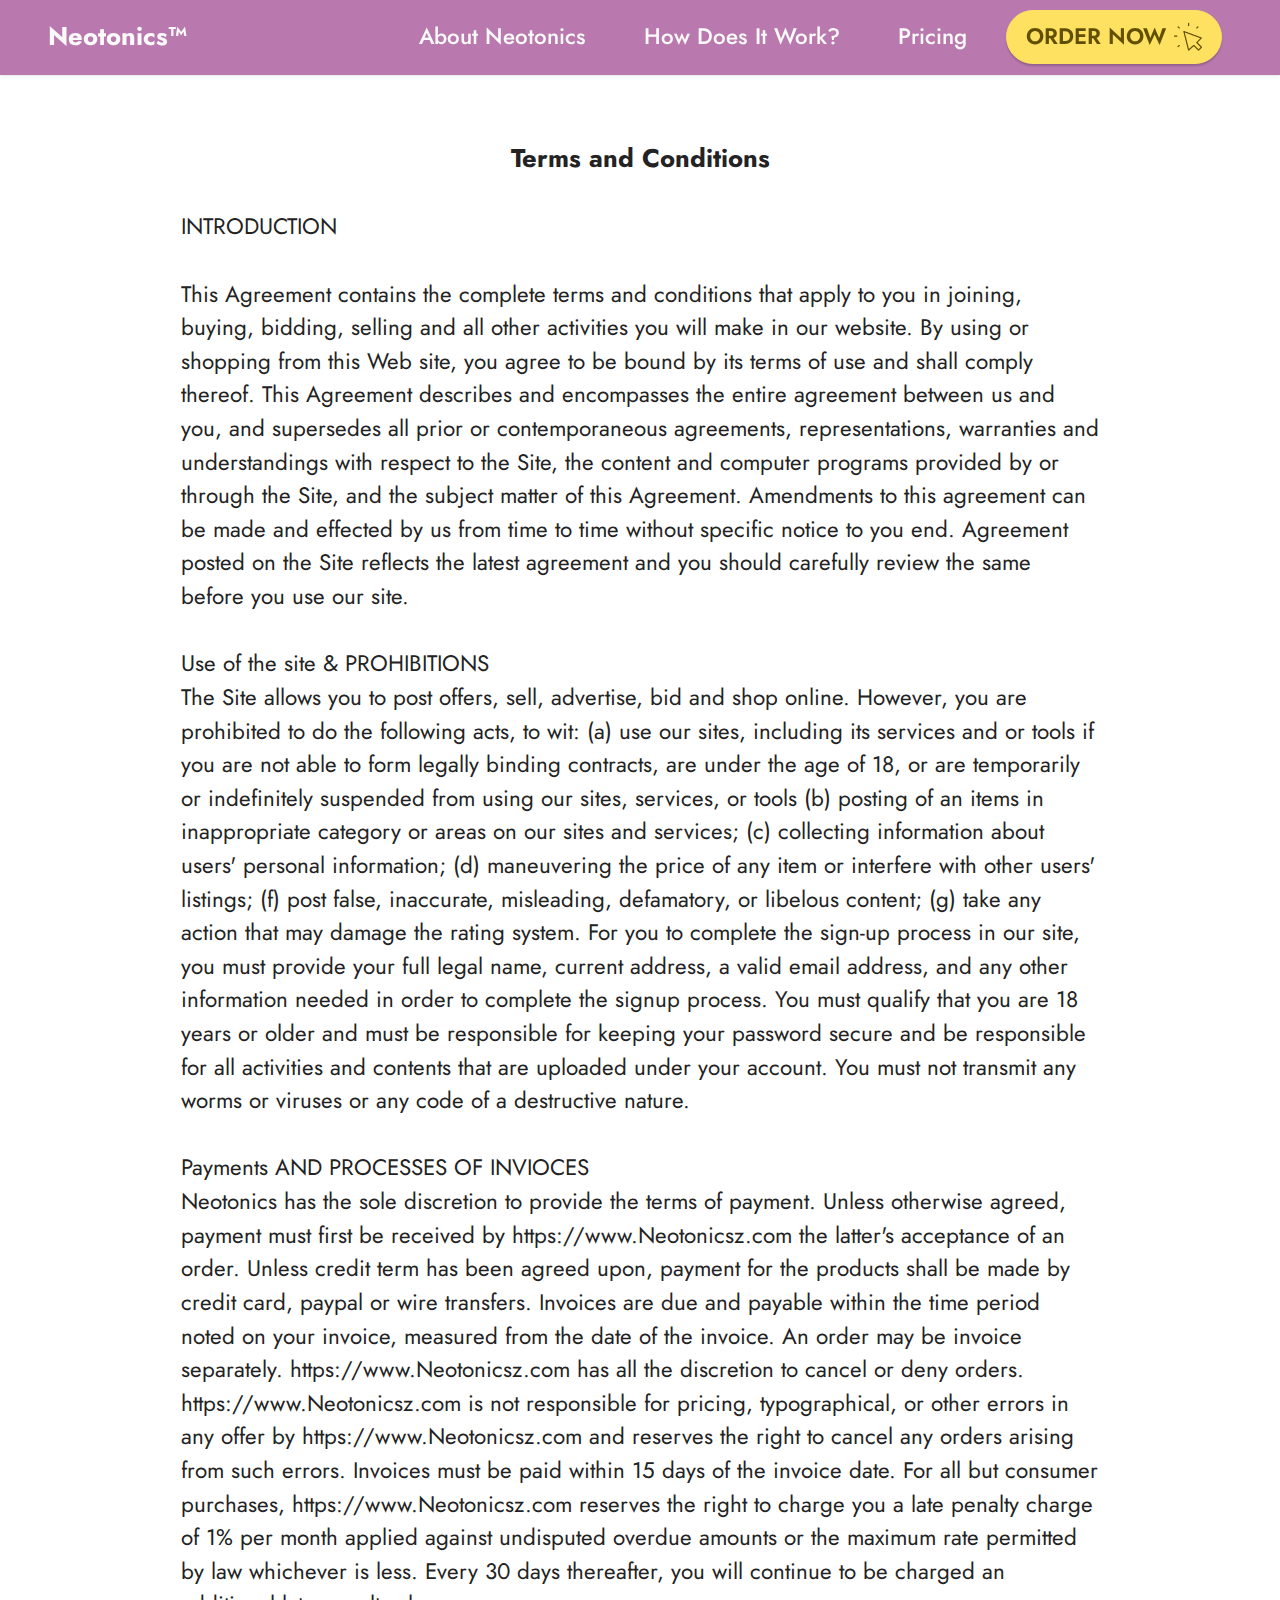
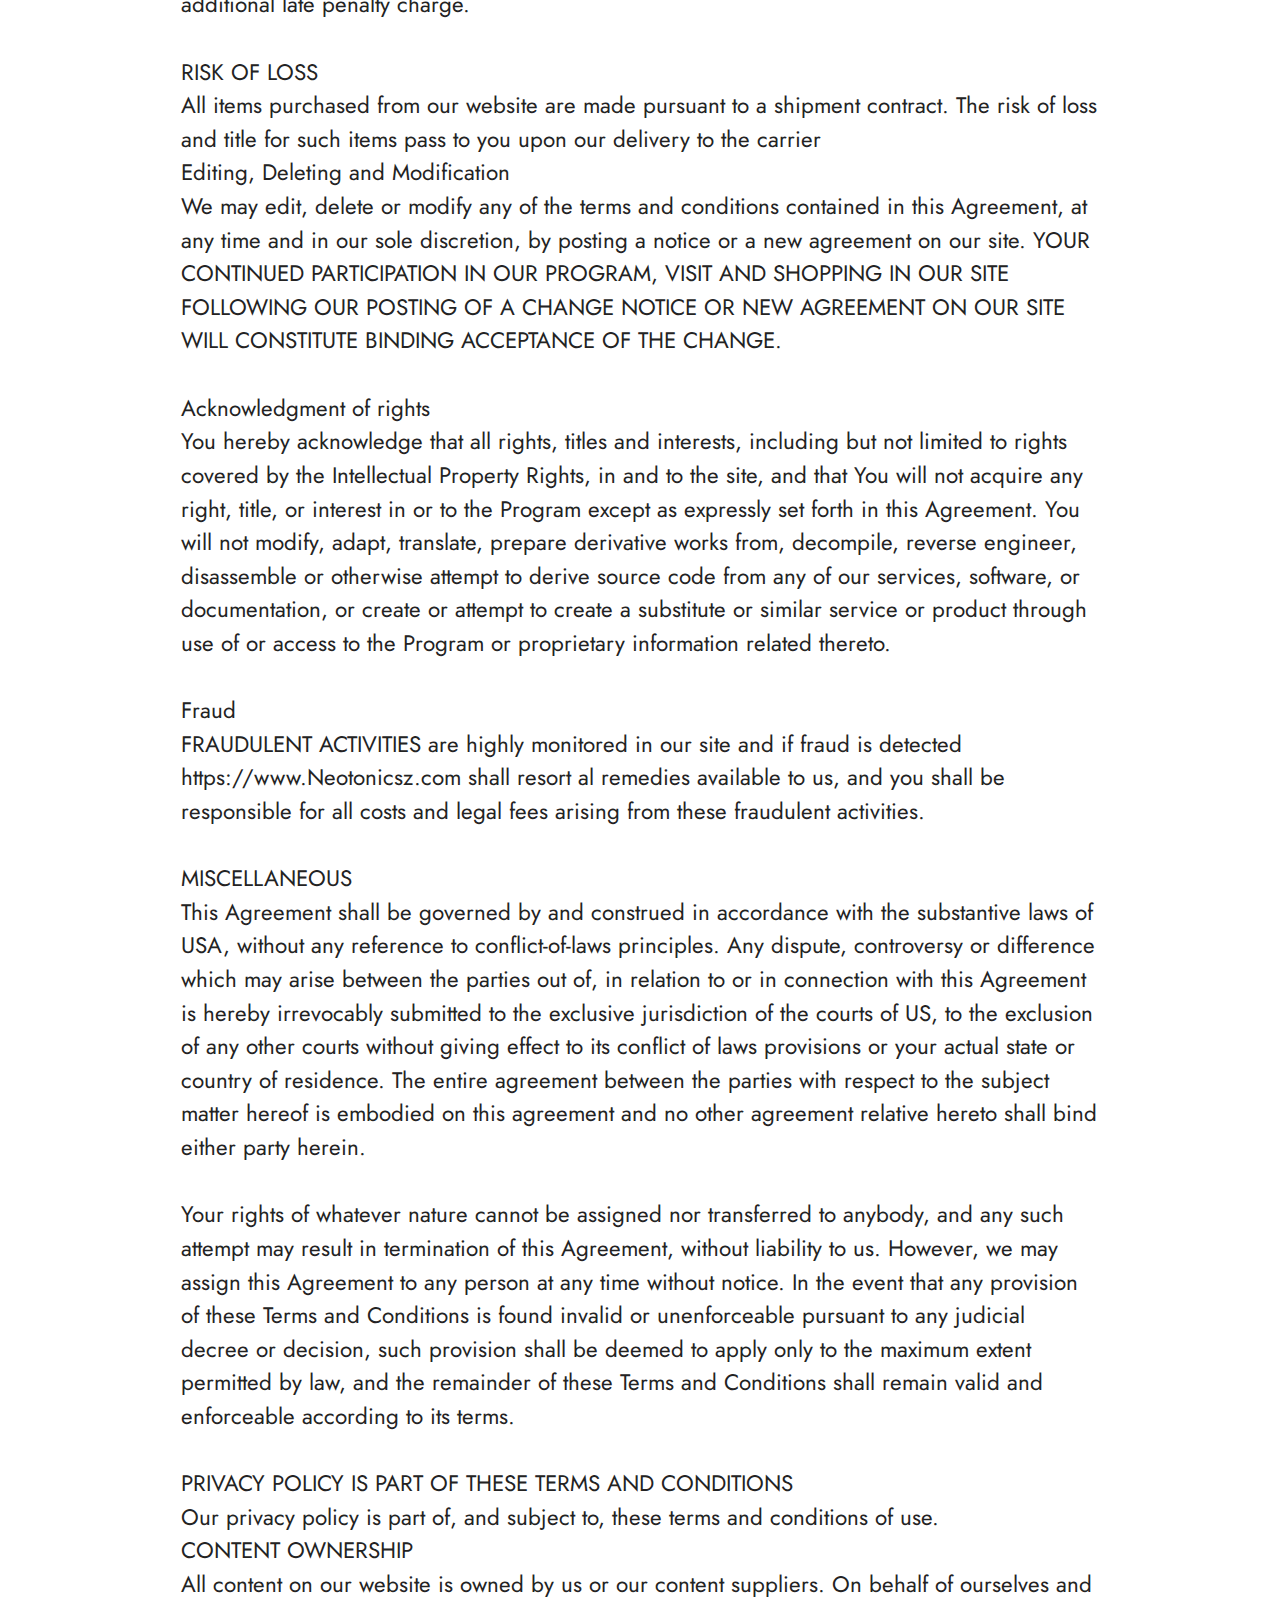
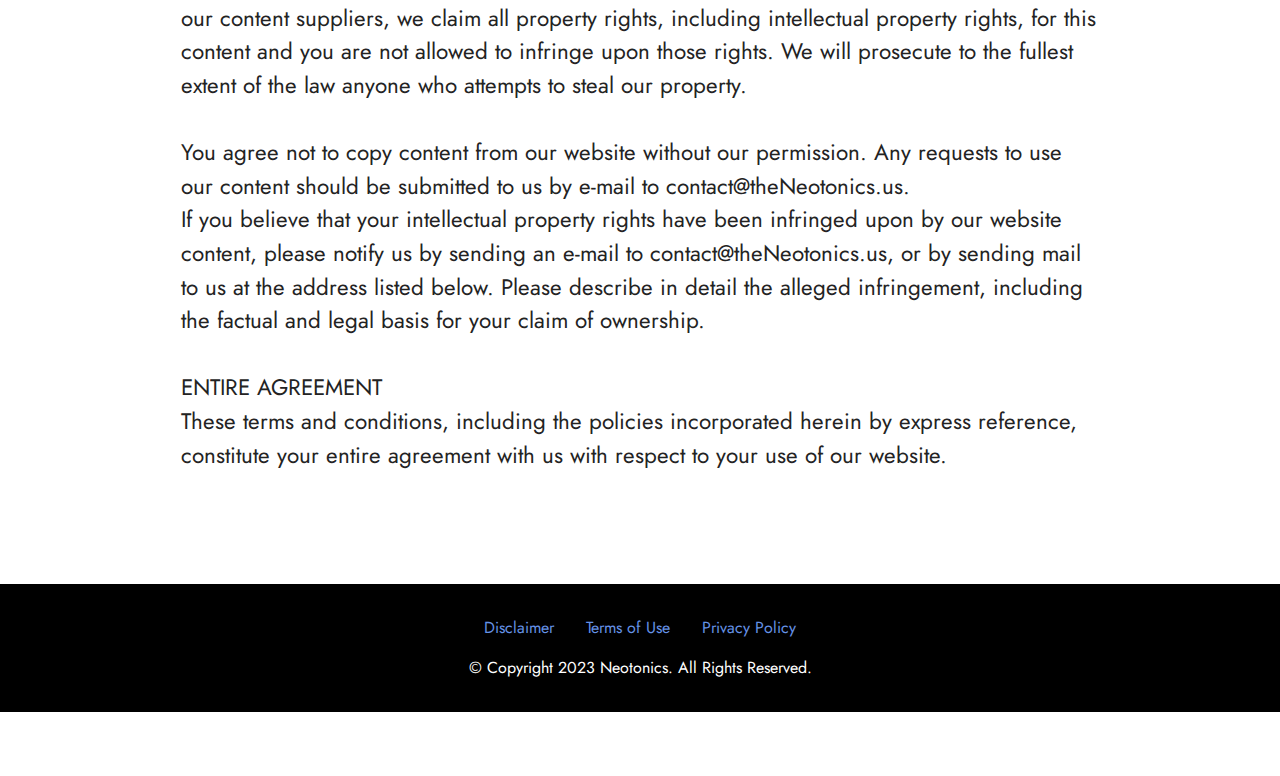
<file: terms-of-use.html>
<!DOCTYPE html>
<html  >


<head>
<meta name=”viewport” content=”width=device-width, initial-scale=1.0″>
<link rel="alternate" hreflang="en-us" href="index.html"/>
  <meta charset="UTF-8">
  <meta http-equiv="X-UA-Compatible" content="IE=edge">
  <meta name="generator" content="Mobirise v5.8.9, mobirise.com">
  <meta name="viewport" content="width=device-width, initial-scale=1, minimum-scale=1">
  <link rel="shortcut icon" href="assets/images/Neotonics-1.html" type="image/x-icon">
  <meta name="description" content="Terms Of Use For The Neotonics">
  
  
  <title>Neotonics Terms of Use</title>
  <link rel="stylesheet" href="assets/web/assets/mobirise-icons/mobirise-icons.css">
  <link rel="stylesheet" href="assets/bootstrap/css/bootstrap.min.css">
  <link rel="stylesheet" href="assets/bootstrap/css/bootstrap-grid.min.css">
  <link rel="stylesheet" href="assets/bootstrap/css/bootstrap-reboot.min.css">
  <link rel="stylesheet" href="assets/dropdown/css/style.css">
  <link rel="stylesheet" href="assets/socicon/css/styles.css">
  <link rel="stylesheet" href="assets/theme/css/style.css">
  <link rel="preload" href="https://fonts.googleapis.com/css?family=Jost:100,200,300,400,500,600,700,800,900,100i,200i,300i,400i,500i,600i,700i,800i,900i&amp;display=swap" as="style" onload="this.onload=null;this.rel='stylesheet'">
  <noscript><link rel="stylesheet" href="https://fonts.googleapis.com/css?family=Jost:100,200,300,400,500,600,700,800,900,100i,200i,300i,400i,500i,600i,700i,800i,900i&amp;display=swap"></noscript>
  <link rel="preload" as="style" href="assets/mobirise/css/mbr-additional.css"><link rel="stylesheet" href="assets/mobirise/css/mbr-additional.css" type="text/css">

  
  
  
</head>
<body>
  
  <section data-bs-version="5.1" class="menu menu2 cid-tFUfajTAjQ" once="menu" id="menu2-1e">
    
    <nav class="navbar navbar-dropdown navbar-fixed-top navbar-expand-lg">
        <div class="container-fluid">
            <div class="navbar-brand">
                
                <span class="navbar-caption-wrap"><a class="navbar-caption text-white text-primary display-5" href="https://7d311lmhu0z2m97kqi-d22qe2k.hop.clickbank.net?cbpage=tsl&tid=ntad">Neotonics™</a></span>
            </div>
            <button class="navbar-toggler" type="button" data-toggle="collapse" data-bs-toggle="collapse" data-target="#navbarSupportedContent" data-bs-target="#navbarSupportedContent" aria-controls="navbarNavAltMarkup" aria-expanded="false" aria-label="Toggle navigation">
                <div class="hamburger">
                    <span></span>
                    <span></span>
                    <span></span>
                    <span></span>
                </div>
            </button>
            <div class="collapse navbar-collapse" id="navbarSupportedContent">
                <ul class="navbar-nav nav-dropdown" data-app-modern-menu="true"><li class="nav-item"><a class="nav-link link text-white text-primary display-7" href="index-2.html#content4-5">
                            About&nbsp;Neotonics</a></li>
                    <li class="nav-item"><a class="nav-link link text-white text-primary display-7" href="index-2.html#content4-7">How Does It Work?</a></li>
                    <li class="nav-item"><a class="nav-link link text-white text-primary display-7" href="index-2.html#team1-f">Pricing</a>
                    </li></ul>
                
                <div class="navbar-buttons mbr-section-btn"><a class="btn btn-warning display-7" href="https://7d311lmhu0z2m97kqi-d22qe2k.hop.clickbank.net?cbpage=tsl&tid=ntad" target="_blank"><span class="mbri-cursor-click mbr-iconfont mbr-iconfont-btn"></span>ORDER NOW</a></div>
            </div>
        </div>
    </nav>
</section>

<section data-bs-version="5.1" class="content4 cid-tFZwbw9l0k" id="content4-1j">
    

    
    
    <div class="container">
        <div class="row justify-content-center">
            <div class="title col-md-12 col-lg-10">
                <h3 class="mbr-section-title mbr-fonts-style align-center mb-4 display-5"><strong>Terms and Conditions</strong></h3>
                <h4 class="mbr-section-subtitle align-center mbr-fonts-style mb-4 display-7">INTRODUCTION<br><br>
<div>
</div><div>
</div><div>
</div><div>
</div><div>
</div><div>
</div><div>
</div><div>
</div><div>
</div><div>
</div><div>
</div><div>
</div><div>
</div><div>
</div><div>
</div><div>
</div><div>
</div><div>
</div><div>
</div><div>
</div><div>
</div><div>
</div><div>
</div><div>This Agreement contains the complete terms and conditions that apply to you in joining, buying, bidding, selling and all other activities you will make in our website. By using or shopping from this Web site, you agree to be bound by its terms of use and shall comply thereof. This Agreement describes and encompasses the entire agreement between us and you, and supersedes all prior or contemporaneous agreements, representations, warranties and understandings with respect to the Site, the content and computer programs provided by or through the Site, and the subject matter of this Agreement. Amendments to this agreement can be made and effected by us from time to time without specific notice to you end. Agreement posted on the Site reflects the latest agreement and you should carefully review the same before you use our site.</div><br><div>
</div><div>Use of the site &amp; PROHIBITIONS
</div><div>The Site allows you to post offers, sell, advertise, bid and shop online. However, you are prohibited to do the following acts, to wit: (a) use our sites, including its services and or tools if you are not able to form legally binding contracts, are under the age of 18, or are temporarily or indefinitely suspended from using our sites, services, or tools (b) posting of an items in inappropriate category or areas on our sites and services; (c) collecting information about users' personal information; (d) maneuvering the price of any item or interfere with other users' listings; (f) post false, inaccurate, misleading, defamatory, or libelous content; (g) take any action that may damage the rating system. For you to complete the sign-up process in our site, you must provide your full legal name, current address, a valid email address, and any other information needed in order to complete the signup process. You must qualify that you are 18 years or older and must be responsible for keeping your password secure and be responsible for all activities and contents that are uploaded under your account. You must not transmit any worms or viruses or any code of a destructive nature.</div><br><div>
</div><div>Payments AND PROCESSES OF INVIOCES
</div><div>Neotonics has the sole discretion to provide the terms of payment. Unless otherwise agreed, payment must first be received by https://www.Neotonicsz.com the latter's acceptance of an order. Unless credit term has been agreed upon, payment for the products shall be made by credit card, paypal or wire transfers. Invoices are due and payable within the time period noted on your invoice, measured from the date of the invoice. An order may be invoice separately. https://www.Neotonicsz.com has all the discretion to cancel or deny orders. https://www.Neotonicsz.com is not responsible for pricing, typographical, or other errors in any offer by https://www.Neotonicsz.com and reserves the right to cancel any orders arising from such errors. Invoices must be paid within 15 days of the invoice date. For all but consumer purchases, https://www.Neotonicsz.com reserves the right to charge you a late penalty charge of 1% per month applied against undisputed overdue amounts or the maximum rate permitted by law whichever is less. Every 30 days thereafter, you will continue to be charged an additional late penalty charge.</div><br><div>
</div><div>RISK OF LOSS
</div><div>All items purchased from our website are made pursuant to a shipment contract. The risk of loss and title for such items pass to you upon our delivery to the carrier
</div><div>Editing, Deleting and Modification
</div><div>We may edit, delete or modify any of the terms and conditions contained in this Agreement, at any time and in our sole discretion, by posting a notice or a new agreement on our site. YOUR CONTINUED PARTICIPATION IN OUR PROGRAM, VISIT AND SHOPPING IN OUR SITE FOLLOWING OUR POSTING OF A CHANGE NOTICE OR NEW AGREEMENT ON OUR SITE WILL CONSTITUTE BINDING ACCEPTANCE OF THE CHANGE.</div><br><div>
</div><div>Acknowledgment of rights
</div><div>You hereby acknowledge that all rights, titles and interests, including but not limited to rights covered by the Intellectual Property Rights, in and to the site, and that You will not acquire any right, title, or interest in or to the Program except as expressly set forth in this Agreement. You will not modify, adapt, translate, prepare derivative works from, decompile, reverse engineer, disassemble or otherwise attempt to derive source code from any of our services, software, or documentation, or create or attempt to create a substitute or similar service or product through use of or access to the Program or proprietary information related thereto.</div><br><div>
</div><div>Fraud
</div><div>FRAUDULENT ACTIVITIES are highly monitored in our site and if fraud is detected https://www.Neotonicsz.com shall resort al remedies available to us, and you shall be responsible for all costs and legal fees arising from these fraudulent activities.</div><br><div>
</div><div>MISCELLANEOUS
</div><div>This Agreement shall be governed by and construed in accordance with the substantive laws of USA, without any reference to conflict-of-laws principles. Any dispute, controversy or difference which may arise between the parties out of, in relation to or in connection with this Agreement is hereby irrevocably submitted to the exclusive jurisdiction of the courts of US, to the exclusion of any other courts without giving effect to its conflict of laws provisions or your actual state or country of residence. The entire agreement between the parties with respect to the subject matter hereof is embodied on this agreement and no other agreement relative hereto shall bind either party herein.</div><br><div>
</div><div>Your rights of whatever nature cannot be assigned nor transferred to anybody, and any such attempt may result in termination of this Agreement, without liability to us. However, we may assign this Agreement to any person at any time without notice. In the event that any provision of these Terms and Conditions is found invalid or unenforceable pursuant to any judicial decree or decision, such provision shall be deemed to apply only to the maximum extent permitted by law, and the remainder of these Terms and Conditions shall remain valid and enforceable according to its terms.</div><br><div>
</div><div>PRIVACY POLICY IS PART OF THESE TERMS AND CONDITIONS
</div><div>Our privacy policy is part of, and subject to, these terms and conditions of use.
</div><div>CONTENT OWNERSHIP
</div><div>All content on our website is owned by us or our content suppliers. On behalf of ourselves and our content suppliers, we claim all property rights, including intellectual property rights, for this content and you are not allowed to infringe upon those rights. We will prosecute to the fullest extent of the law anyone who attempts to steal our property.</div><br><div>
</div><div>You agree not to copy content from our website without our permission. Any requests to use our content should be submitted to us by e-mail to contact@theNeotonics.us.
</div><div>If you believe that your intellectual property rights have been infringed upon by our website content, please notify us by sending an e-mail to contact@theNeotonics.us, or by sending mail to us at the address listed below. Please describe in detail the alleged infringement, including the factual and legal basis for your claim of ownership.</div><br><div>
</div><div>ENTIRE AGREEMENT
</div><div>These terms and conditions, including the policies incorporated herein by express reference, constitute your entire agreement with us with respect to your use of our website.</div><div>
</div><div>
</div><div>
</div><div>
</div><div>
</div><div>
</div><div>
</div><div>
</div><div>
</div><div>
</div><div>
</div></h4>
                
            </div>
        </div>
    </div>
</section>

<section data-bs-version="5.1" class="footer3 cid-tFW3TktmMA" once="footers" id="footer3-1f">

    

    

    <div class="container">
        <div class="media-container-row align-center mbr-white">
            <div class="row row-links">
                <ul class="foot-menu">
                    
                    
                    
                    
                    
                <li class="foot-menu-item mbr-fonts-style display-4">
                        <a href="disclaimer.html" class="text-primary">Disclaimer</a>
                    </li><li class="foot-menu-item mbr-fonts-style display-4"><a href="terms-of-use.html" class="text-primary">Terms of Use</a></li><li class="foot-menu-item mbr-fonts-style display-4"><a href="privacy-policy.html" class="text-primary">Privacy Policy</a></li></ul>
            </div>
            
            <div class="row row-copirayt">
                <p class="mbr-text mb-0 mbr-fonts-style mbr-white align-center display-4">
                    © Copyright 2023 Neotonics. All Rights Reserved.
                </p>
            </div>
        </div>
    </div>
</section><section class="display-7" style="padding: 0;align-items: center;justify-content: center;flex-wrap: wrap;    align-content: center;display: flex;position: relative;height: 4rem;"><a style="flex: 1 1;height: 4rem;position: absolute;width: 100%;z-index: 1;"><img alt="" style="height: 4rem;" src="[data-uri]"></a><p style="margin: 0;text-align: center;" class="display-7"></p><a style="z-index:1></a></section><script src="assets/bootstrap/js/bootstrap.bundle.min.js"></script>  <script src="assets/smoothscroll/smooth-scroll.js"></script>  <script src="assets/ytplayer/index.js"></script>  <script src="assets/dropdown/js/navbar-dropdown.js"></script>  <script src="assets/theme/js/script.js"></script>  
  
  
</body>


</html>
</file>
<file: assets/web/assets/mobirise-icons2/mobirise2.css>
@font-face {
  font-family: 'Moririse2';
  font-display: swap;
  src:  url('mobirise21e04.eot?f2bix4');
  src:  url('mobirise21e04.eot?f2bix4#iefix') format('embedded-opentype'),
    url('mobirise21e04.ttf?f2bix4') format('truetype'),
    url('mobirise21e04.woff?f2bix4') format('woff'),
    url('mobirise21e04.svg?f2bix4#mobirise2') format('svg');
  font-weight: normal;
  font-style: normal;
}

[class^="mobi-"], [class*=" mobi-"] {
  /* use !important to prevent issues with browser extensions that change fonts */
  font-family: 'Moririse2' !important;
  speak: none;
  font-style: normal;
  font-weight: normal;
  font-variant: normal;
  text-transform: none;
  line-height: 1;

  /* Better Font Rendering =========== */
  -webkit-font-smoothing: antialiased;
  -moz-osx-font-smoothing: grayscale;
}

.mobi-mbri-add-submenu:before {
  content: "\e900";
}
.mobi-mbri-alert:before {
  content: "\e901";
}
.mobi-mbri-align-center:before {
  content: "\e902";
}
.mobi-mbri-align-justify:before {
  content: "\e903";
}
.mobi-mbri-align-left:before {
  content: "\e904";
}
.mobi-mbri-align-right:before {
  content: "\e905";
}
.mobi-mbri-android:before {
  content: "\e906";
}
.mobi-mbri-apple:before {
  content: "\e907";
}
.mobi-mbri-arrow-down:before {
  content: "\e908";
}
.mobi-mbri-arrow-next:before {
  content: "\e909";
}
.mobi-mbri-arrow-prev:before {
  content: "\e90a";
}
.mobi-mbri-arrow-up:before {
  content: "\e90b";
}
.mobi-mbri-bold:before {
  content: "\e90c";
}
.mobi-mbri-bookmark:before {
  content: "\e90d";
}
.mobi-mbri-bootstrap:before {
  content: "\e90e";
}
.mobi-mbri-briefcase:before {
  content: "\e90f";
}
.mobi-mbri-browse:before {
  content: "\e910";
}
.mobi-mbri-bulleted-list:before {
  content: "\e911";
}
.mobi-mbri-calendar:before {
  content: "\e912";
}
.mobi-mbri-camera:before {
  content: "\e913";
}
.mobi-mbri-cart-add:before {
  content: "\e914";
}
.mobi-mbri-cart-full:before {
  content: "\e915";
}
.mobi-mbri-cash:before {
  content: "\e916";
}
.mobi-mbri-change-style:before {
  content: "\e917";
}
.mobi-mbri-chat:before {
  content: "\e918";
}
.mobi-mbri-clock:before {
  content: "\e919";
}
.mobi-mbri-close:before {
  content: "\e91a";
}
.mobi-mbri-cloud:before {
  content: "\e91b";
}
.mobi-mbri-code:before {
  content: "\e91c";
}
.mobi-mbri-contact-form:before {
  content: "\e91d";
}
.mobi-mbri-credit-card:before {
  content: "\e91e";
}
.mobi-mbri-cursor-click:before {
  content: "\e91f";
}
.mobi-mbri-cust-feedback:before {
  content: "\e920";
}
.mobi-mbri-database:before {
  content: "\e921";
}
.mobi-mbri-delivery:before {
  content: "\e922";
}
.mobi-mbri-desktop:before {
  content: "\e923";
}
.mobi-mbri-devices:before {
  content: "\e924";
}
.mobi-mbri-down:before {
  content: "\e925";
}
.mobi-mbri-download-2:before {
  content: "\e926";
}
.mobi-mbri-download:before {
  content: "\e927";
}
.mobi-mbri-drag-n-drop-2:before {
  content: "\e928";
}
.mobi-mbri-drag-n-drop:before {
  content: "\e929";
}
.mobi-mbri-edit-2:before {
  content: "\e92a";
}
.mobi-mbri-edit:before {
  content: "\e92b";
}
.mobi-mbri-error:before {
  content: "\e92c";
}
.mobi-mbri-extension:before {
  content: "\e92d";
}
.mobi-mbri-features:before {
  content: "\e92e";
}
.mobi-mbri-file:before {
  content: "\e92f";
}
.mobi-mbri-flag:before {
  content: "\e930";
}
.mobi-mbri-folder:before {
  content: "\e931";
}
.mobi-mbri-gift:before {
  content: "\e932";
}
.mobi-mbri-github:before {
  content: "\e933";
}
.mobi-mbri-globe-2:before {
  content: "\e934";
}
.mobi-mbri-globe:before {
  content: "\e935";
}
.mobi-mbri-growing-chart:before {
  content: "\e936";
}
.mobi-mbri-hearth:before {
  content: "\e937";
}
.mobi-mbri-help:before {
  content: "\e938";
}
.mobi-mbri-home:before {
  content: "\e939";
}
.mobi-mbri-hot-cup:before {
  content: "\e93a";
}
.mobi-mbri-idea:before {
  content: "\e93b";
}
.mobi-mbri-image-gallery:before {
  content: "\e93c";
}
.mobi-mbri-image-slider:before {
  content: "\e93d";
}
.mobi-mbri-info:before {
  content: "\e93e";
}
.mobi-mbri-italic:before {
  content: "\e93f";
}
.mobi-mbri-key:before {
  content: "\e940";
}
.mobi-mbri-laptop:before {
  content: "\e941";
}
.mobi-mbri-layers:before {
  content: "\e942";
}
.mobi-mbri-left-right:before {
  content: "\e943";
}
.mobi-mbri-left:before {
  content: "\e944";
}
.mobi-mbri-letter:before {
  content: "\e945";
}
.mobi-mbri-like:before {
  content: "\e946";
}
.mobi-mbri-link:before {
  content: "\e947";
}
.mobi-mbri-lock:before {
  content: "\e948";
}
.mobi-mbri-login:before {
  content: "\e949";
}
.mobi-mbri-logout:before {
  content: "\e94a";
}
.mobi-mbri-magic-stick:before {
  content: "\e94b";
}
.mobi-mbri-map-pin:before {
  content: "\e94c";
}
.mobi-mbri-menu:before {
  content: "\e94d";
}
.mobi-mbri-mobile-2:before {
  content: "\e94e";
}
.mobi-mbri-mobile-horizontal:before {
  content: "\e94f";
}
.mobi-mbri-mobile:before {
  content: "\e950";
}
.mobi-mbri-mobirise:before {
  content: "\e951";
}
.mobi-mbri-more-horizontal:before {
  content: "\e952";
}
.mobi-mbri-more-vertical:before {
  content: "\e953";
}
.mobi-mbri-music:before {
  content: "\e954";
}
.mobi-mbri-new-file:before {
  content: "\e955";
}
.mobi-mbri-numbered-list:before {
  content: "\e956";
}
.mobi-mbri-opened-folder:before {
  content: "\e957";
}
.mobi-mbri-pages:before {
  content: "\e958";
}
.mobi-mbri-paper-plane:before {
  content: "\e959";
}
.mobi-mbri-paperclip:before {
  content: "\e95a";
}
.mobi-mbri-phone:before {
  content: "\e95b";
}
.mobi-mbri-photo:before {
  content: "\e95c";
}
.mobi-mbri-photos:before {
  content: "\e95d";
}
.mobi-mbri-pin:before {
  content: "\e95e";
}
.mobi-mbri-play:before {
  content: "\e95f";
}
.mobi-mbri-plus:before {
  content: "\e960";
}
.mobi-mbri-preview:before {
  content: "\e961";
}
.mobi-mbri-print:before {
  content: "\e962";
}
.mobi-mbri-protect:before {
  content: "\e963";
}
.mobi-mbri-question:before {
  content: "\e964";
}
.mobi-mbri-quote-left:before {
  content: "\e965";
}
.mobi-mbri-quote-right:before {
  content: "\e966";
}
.mobi-mbri-redo:before {
  content: "\e967";
}
.mobi-mbri-refresh:before {
  content: "\e968";
}
.mobi-mbri-responsive-2:before {
  content: "\e969";
}
.mobi-mbri-responsive:before {
  content: "\e96a";
}
.mobi-mbri-right:before {
  content: "\e96b";
}
.mobi-mbri-rocket:before {
  content: "\e96c";
}
.mobi-mbri-sad-face:before {
  content: "\e96d";
}
.mobi-mbri-sale:before {
  content: "\e96e";
}
.mobi-mbri-save:before {
  content: "\e96f";
}
.mobi-mbri-search:before {
  content: "\e970";
}
.mobi-mbri-setting-2:before {
  content: "\e971";
}
.mobi-mbri-setting-3:before {
  content: "\e972";
}
.mobi-mbri-setting:before {
  content: "\e973";
}
.mobi-mbri-share:before {
  content: "\e974";
}
.mobi-mbri-shopping-bag:before {
  content: "\e975";
}
.mobi-mbri-shopping-basket:before {
  content: "\e976";
}
.mobi-mbri-shopping-cart:before {
  content: "\e977";
}
.mobi-mbri-sites:before {
  content: "\e978";
}
.mobi-mbri-smile-face:before {
  content: "\e979";
}
.mobi-mbri-speed:before {
  content: "\e97a";
}
.mobi-mbri-star:before {
  content: "\e97b";
}
.mobi-mbri-success:before {
  content: "\e97c";
}
.mobi-mbri-sun:before {
  content: "\e97d";
}
.mobi-mbri-sun2:before {
  content: "\e97e";
}
.mobi-mbri-tablet-vertical:before {
  content: "\e97f";
}
.mobi-mbri-tablet:before {
  content: "\e980";
}
.mobi-mbri-target:before {
  content: "\e981";
}
.mobi-mbri-timer:before {
  content: "\e982";
}
.mobi-mbri-to-ftp:before {
  content: "\e983";
}
.mobi-mbri-to-local-drive:before {
  content: "\e984";
}
.mobi-mbri-touch-swipe:before {
  content: "\e985";
}
.mobi-mbri-touch:before {
  content: "\e986";
}
.mobi-mbri-trash:before {
  content: "\e987";
}
.mobi-mbri-underline:before {
  content: "\e988";
}
.mobi-mbri-undo:before {
  content: "\e989";
}
.mobi-mbri-unlink:before {
  content: "\e98a";
}
.mobi-mbri-unlock:before {
  content: "\e98b";
}
.mobi-mbri-up-down:before {
  content: "\e98c";
}
.mobi-mbri-up:before {
  content: "\e98d";
}
.mobi-mbri-update:before {
  content: "\e98e";
}
.mobi-mbri-upload-2:before {
  content: "\e98f";
}
.mobi-mbri-upload:before {
  content: "\e990";
}
.mobi-mbri-user-2:before {
  content: "\e991";
}
.mobi-mbri-user:before {
  content: "\e992";
}
.mobi-mbri-users:before {
  content: "\e993";
}
.mobi-mbri-video-play:before {
  content: "\e994";
}
.mobi-mbri-video:before {
  content: "\e995";
}
.mobi-mbri-watch:before {
  content: "\e996";
}
.mobi-mbri-website-theme-2:before {
  content: "\e997";
}
.mobi-mbri-website-theme:before {
  content: "\e998";
}
.mobi-mbri-wifi:before {
  content: "\e999";
}
.mobi-mbri-windows:before {
  content: "\e99a";
}
.mobi-mbri-zoom-in:before {
  content: "\e99b";
}
.mobi-mbri-zoom-out:before {
  content: "\e99c";
}
</file>
<file: assets/web/assets/mobirise-icons/mobirise-icons.css>
@font-face {
  font-family: 'MobiriseIcons';
  src:  url('mobirise-icons0e1c.eot?spat4u');
  src:  url('mobirise-icons0e1c.eot?spat4u#iefix') format('embedded-opentype'),
    url('mobirise-icons0e1c.ttf?spat4u') format('truetype'),
    url('mobirise-icons0e1c.woff?spat4u') format('woff'),
    url('mobirise-icons0e1c.svg?spat4u#MobiriseIcons') format('svg');
  font-weight: normal;
  font-style: normal;
  font-display: swap;
}

[class^="mbri-"], [class*=" mbri-"] {
  /* use !important to prevent issues with browser extensions that change fonts */
  font-family: MobiriseIcons !important;
  speak: none;
  font-style: normal;
  font-weight: normal;
  font-variant: normal;
  text-transform: none;
  line-height: 1;

  /* Better Font Rendering =========== */
  -webkit-font-smoothing: antialiased;
  -moz-osx-font-smoothing: grayscale;
}

.mbri-add-submenu:before {
  content: "\e900";
}
.mbri-alert:before {
  content: "\e901";
}
.mbri-align-center:before {
  content: "\e902";
}
.mbri-align-justify:before {
  content: "\e903";
}
.mbri-align-left:before {
  content: "\e904";
}
.mbri-align-right:before {
  content: "\e905";
}
.mbri-android:before {
  content: "\e906";
}
.mbri-apple:before {
  content: "\e907";
}
.mbri-arrow-down:before {
  content: "\e908";
}
.mbri-arrow-next:before {
  content: "\e909";
}
.mbri-arrow-prev:before {
  content: "\e90a";
}
.mbri-arrow-up:before {
  content: "\e90b";
}
.mbri-bold:before {
  content: "\e90c";
}
.mbri-bookmark:before {
  content: "\e90d";
}
.mbri-bootstrap:before {
  content: "\e90e";
}
.mbri-briefcase:before {
  content: "\e90f";
}
.mbri-browse:before {
  content: "\e910";
}
.mbri-bulleted-list:before {
  content: "\e911";
}
.mbri-calendar:before {
  content: "\e912";
}
.mbri-camera:before {
  content: "\e913";
}
.mbri-cart-add:before {
  content: "\e914";
}
.mbri-cart-full:before {
  content: "\e915";
}
.mbri-cash:before {
  content: "\e916";
}
.mbri-change-style:before {
  content: "\e917";
}
.mbri-chat:before {
  content: "\e918";
}
.mbri-clock:before {
  content: "\e919";
}
.mbri-close:before {
  content: "\e91a";
}
.mbri-cloud:before {
  content: "\e91b";
}
.mbri-code:before {
  content: "\e91c";
}
.mbri-contact-form:before {
  content: "\e91d";
}
.mbri-credit-card:before {
  content: "\e91e";
}
.mbri-cursor-click:before {
  content: "\e91f";
}
.mbri-cust-feedback:before {
  content: "\e920";
}
.mbri-database:before {
  content: "\e921";
}
.mbri-delivery:before {
  content: "\e922";
}
.mbri-desktop:before {
  content: "\e923";
}
.mbri-devices:before {
  content: "\e924";
}
.mbri-down:before {
  content: "\e925";
}
.mbri-download:before {
  content: "\e989";
}
.mbri-drag-n-drop:before {
  content: "\e927";
}
.mbri-drag-n-drop2:before {
  content: "\e928";
}
.mbri-edit:before {
  content: "\e929";
}
.mbri-edit2:before {
  content: "\e92a";
}
.mbri-error:before {
  content: "\e92b";
}
.mbri-extension:before {
  content: "\e92c";
}
.mbri-features:before {
  content: "\e92d";
}
.mbri-file:before {
  content: "\e92e";
}
.mbri-flag:before {
  content: "\e92f";
}
.mbri-folder:before {
  content: "\e930";
}
.mbri-gift:before {
  content: "\e931";
}
.mbri-github:before {
  content: "\e932";
}
.mbri-globe:before {
  content: "\e933";
}
.mbri-globe-2:before {
  content: "\e934";
}
.mbri-growing-chart:before {
  content: "\e935";
}
.mbri-hearth:before {
  content: "\e936";
}
.mbri-help:before {
  content: "\e937";
}
.mbri-home:before {
  content: "\e938";
}
.mbri-hot-cup:before {
  content: "\e939";
}
.mbri-idea:before {
  content: "\e93a";
}
.mbri-image-gallery:before {
  content: "\e93b";
}
.mbri-image-slider:before {
  content: "\e93c";
}
.mbri-info:before {
  content: "\e93d";
}
.mbri-italic:before {
  content: "\e93e";
}
.mbri-key:before {
  content: "\e93f";
}
.mbri-laptop:before {
  content: "\e940";
}
.mbri-layers:before {
  content: "\e941";
}
.mbri-left-right:before {
  content: "\e942";
}
.mbri-left:before {
  content: "\e943";
}
.mbri-letter:before {
  content: "\e944";
}
.mbri-like:before {
  content: "\e945";
}
.mbri-link:before {
  content: "\e946";
}
.mbri-lock:before {
  content: "\e947";
}
.mbri-login:before {
  content: "\e948";
}
.mbri-logout:before {
  content: "\e949";
}
.mbri-magic-stick:before {
  content: "\e94a";
}
.mbri-map-pin:before {
  content: "\e94b";
}
.mbri-menu:before {
  content: "\e94c";
}
.mbri-mobile:before {
  content: "\e94d";
}
.mbri-mobile2:before {
  content: "\e94e";
}
.mbri-mobirise:before {
  content: "\e94f";
}
.mbri-more-horizontal:before {
  content: "\e950";
}
.mbri-more-vertical:before {
  content: "\e951";
}
.mbri-music:before {
  content: "\e952";
}
.mbri-new-file:before {
  content: "\e953";
}
.mbri-numbered-list:before {
  content: "\e954";
}
.mbri-opened-folder:before {
  content: "\e955";
}
.mbri-pages:before {
  content: "\e956";
}
.mbri-paper-plane:before {
  content: "\e957";
}
.mbri-paperclip:before {
  content: "\e958";
}
.mbri-photo:before {
  content: "\e959";
}
.mbri-photos:before {
  content: "\e95a";
}
.mbri-pin:before {
  content: "\e95b";
}
.mbri-play:before {
  content: "\e95c";
}
.mbri-plus:before {
  content: "\e95d";
}
.mbri-preview:before {
  content: "\e95e";
}
.mbri-print:before {
  content: "\e95f";
}
.mbri-protect:before {
  content: "\e960";
}
.mbri-question:before {
  content: "\e961";
}
.mbri-quote-left:before {
  content: "\e962";
}
.mbri-quote-right:before {
  content: "\e963";
}
.mbri-refresh:before {
  content: "\e964";
}
.mbri-responsive:before {
  content: "\e965";
}
.mbri-right:before {
  content: "\e966";
}
.mbri-rocket:before {
  content: "\e967";
}
.mbri-sad-face:before {
  content: "\e968";
}
.mbri-sale:before {
  content: "\e969";
}
.mbri-save:before {
  content: "\e96a";
}
.mbri-search:before {
  content: "\e96b";
}
.mbri-setting:before {
  content: "\e96c";
}
.mbri-setting2:before {
  content: "\e96d";
}
.mbri-setting3:before {
  content: "\e96e";
}
.mbri-share:before {
  content: "\e96f";
}
.mbri-shopping-bag:before {
  content: "\e970";
}
.mbri-shopping-basket:before {
  content: "\e971";
}
.mbri-shopping-cart:before {
  content: "\e972";
}
.mbri-sites:before {
  content: "\e973";
}
.mbri-smile-face:before {
  content: "\e974";
}
.mbri-speed:before {
  content: "\e975";
}
.mbri-star:before {
  content: "\e976";
}
.mbri-success:before {
  content: "\e977";
}
.mbri-sun:before {
  content: "\e978";
}
.mbri-sun2:before {
  content: "\e979";
}
.mbri-tablet:before {
  content: "\e97a";
}
.mbri-tablet-vertical:before {
  content: "\e97b";
}
.mbri-target:before {
  content: "\e97c";
}
.mbri-timer:before {
  content: "\e97d";
}
.mbri-to-ftp:before {
  content: "\e97e";
}
.mbri-to-local-drive:before {
  content: "\e97f";
}
.mbri-touch-swipe:before {
  content: "\e980";
}
.mbri-touch:before {
  content: "\e981";
}
.mbri-trash:before {
  content: "\e982";
}
.mbri-underline:before {
  content: "\e983";
}
.mbri-unlink:before {
  content: "\e984";
}
.mbri-unlock:before {
  content: "\e985";
}
.mbri-up-down:before {
  content: "\e986";
}
.mbri-up:before {
  content: "\e987";
}
.mbri-update:before {
  content: "\e988";
}
.mbri-upload:before {
 content: "\e926"; 
}
.mbri-user:before {
  content: "\e98a";
}
.mbri-user2:before {
  content: "\e98b";
}
.mbri-users:before {
  content: "\e98c";
}
.mbri-video:before {
  content: "\e98d";
}
.mbri-video-play:before {
  content: "\e98e";
}
.mbri-watch:before {
  content: "\e98f";
}
.mbri-website-theme:before {
  content: "\e990";
}
.mbri-wifi:before {
  content: "\e991";
}
.mbri-windows:before {
  content: "\e992";
}
.mbri-zoom-out:before {
  content: "\e993";
}
.mbri-redo:before {
  content: "\e994";
}
.mbri-undo:before {
  content: "\e995";
}
</file>
<file: assets/dropdown/css/style.css>
.navbar-dropdown {
  left: 0;
  padding: 0;
  position: absolute;
  right: 0;
  top: 0;
  transition: all 0.45s ease;
  z-index: 1030;
  background: #282828; }
  .navbar-dropdown .navbar-logo {
    margin-right: 0.8rem;
    transition: margin 0.3s ease-in-out;
    vertical-align: middle; }
    .navbar-dropdown .navbar-logo img {
      height: 3.125rem;
      transition: all 0.3s ease-in-out; }
    .navbar-dropdown .navbar-logo.mbr-iconfont {
      font-size: 3.125rem;
      line-height: 3.125rem; }
  .navbar-dropdown .navbar-caption {
    font-weight: 700;
    white-space: normal;
    vertical-align: -4px;
    line-height: 3.125rem !important; }
    .navbar-dropdown .navbar-caption, .navbar-dropdown .navbar-caption:hover {
      color: inherit;
      text-decoration: none; }
  .navbar-dropdown .mbr-iconfont + .navbar-caption {
    vertical-align: -1px; }
  .navbar-dropdown.navbar-fixed-top {
    position: fixed; }
  .navbar-dropdown .navbar-brand span {
    vertical-align: -4px; }
  .navbar-dropdown.bg-color.transparent {
    background: none; }
  .navbar-dropdown.navbar-short .navbar-brand {
    padding: 0.625rem 0; }
    .navbar-dropdown.navbar-short .navbar-brand span {
      vertical-align: -1px; }
  .navbar-dropdown.navbar-short .navbar-caption {
    line-height: 2.375rem !important;
    vertical-align: -2px; }
  .navbar-dropdown.navbar-short .navbar-logo {
    margin-right: 0.5rem; }
    .navbar-dropdown.navbar-short .navbar-logo img {
      height: 2.375rem; }
    .navbar-dropdown.navbar-short .navbar-logo.mbr-iconfont {
      font-size: 2.375rem;
      line-height: 2.375rem; }
  .navbar-dropdown.navbar-short .mbr-table-cell {
    height: 3.625rem; }
  .navbar-dropdown .navbar-close {
    left: 0.6875rem;
    position: fixed;
    top: 0.75rem;
    z-index: 1000; }
  .navbar-dropdown .hamburger-icon {
    content: "";
    display: inline-block;
    vertical-align: middle;
    width: 16px;
    -webkit-box-shadow: 0 -6px 0 1px #282828,0 0 0 1px #282828,0 6px 0 1px #282828;
    -moz-box-shadow: 0 -6px 0 1px #282828,0 0 0 1px #282828,0 6px 0 1px #282828;
    box-shadow: 0 -6px 0 1px #282828,0 0 0 1px #282828,0 6px 0 1px #282828; }

.dropdown-menu .dropdown-toggle[data-toggle="dropdown-submenu"]::after {
  border-bottom: 0.35em solid transparent;
  border-left: 0.35em solid;
  border-right: 0;
  border-top: 0.35em solid transparent;
  margin-left: 0.3rem; }

.dropdown-menu .dropdown-item:focus {
  outline: 0; }

.nav-dropdown {
  font-size: 0.75rem;
  font-weight: 500;
  height: auto !important; }
  .nav-dropdown .nav-btn {
    padding-left: 1rem; }
  .nav-dropdown .link {
    margin: .667em 1.667em;
    font-weight: 500;
    padding: 0;
    transition: color .2s ease-in-out; }
    .nav-dropdown .link.dropdown-toggle {
      margin-right: 2.583em; }
      .nav-dropdown .link.dropdown-toggle::after {
        margin-left: .25rem;
        border-top: 0.35em solid;
        border-right: 0.35em solid transparent;
        border-left: 0.35em solid transparent;
        border-bottom: 0; }
      .nav-dropdown .link.dropdown-toggle[aria-expanded="true"] {
        margin: 0;
        padding: 0.667em 3.263em  0.667em 1.667em; }
  .nav-dropdown .link::after,
  .nav-dropdown .dropdown-item::after {
    color: inherit; }
  .nav-dropdown .btn {
    font-size: 0.75rem;
    font-weight: 700;
    letter-spacing: 0;
    margin-bottom: 0;
    padding-left: 1.25rem;
    padding-right: 1.25rem; }
  .nav-dropdown .dropdown-menu {
    border-radius: 0;
    border: 0;
    left: 0;
    margin: 0;
    padding-bottom: 1.25rem;
    padding-top: 1.25rem;
    position: relative; }
  .nav-dropdown .dropdown-submenu {
    margin-left: 0.125rem;
    top: 0; }
  .nav-dropdown .dropdown-item {
    font-weight: 500;
    line-height: 2;
    padding: 0.3846em 4.615em 0.3846em 1.5385em;
    position: relative;
    transition: color .2s ease-in-out, background-color .2s ease-in-out; }
    .nav-dropdown .dropdown-item::after {
      margin-top: -0.3077em;
      position: absolute;
      right: 1.1538em;
      top: 50%; }
    .nav-dropdown .dropdown-item:focus, .nav-dropdown .dropdown-item:hover {
      background: none; }

@media (max-width: 767px) {
  .nav-dropdown.navbar-toggleable-sm {
    bottom: 0;
    display: none;
    left: 0;
    overflow-x: hidden;
    position: fixed;
    top: 0;
    transform: translateX(-100%);
    -ms-transform: translateX(-100%);
    -webkit-transform: translateX(-100%);
    width: 18.75rem;
    z-index: 999; } }
.nav-dropdown.navbar-toggleable-xl {
  bottom: 0;
  display: none;
  left: 0;
  overflow-x: hidden;
  position: fixed;
  top: 0;
  transform: translateX(-100%);
  -ms-transform: translateX(-100%);
  -webkit-transform: translateX(-100%);
  width: 18.75rem;
  z-index: 999; }

.nav-dropdown-sm {
  display: block !important;
  overflow-x: hidden;
  overflow: auto;
  padding-top: 3.875rem; }
  .nav-dropdown-sm::after {
    content: "";
    display: block;
    height: 3rem;
    width: 100%; }
  .nav-dropdown-sm.collapse.in ~ .navbar-close {
    display: block !important; }
  .nav-dropdown-sm.collapsing, .nav-dropdown-sm.collapse.in {
    transform: translateX(0);
    -ms-transform: translateX(0);
    -webkit-transform: translateX(0);
    transition: all 0.25s ease-out;
    -webkit-transition: all 0.25s ease-out;
    background: #282828; }
  .nav-dropdown-sm.collapsing[aria-expanded="false"] {
    transform: translateX(-100%);
    -ms-transform: translateX(-100%);
    -webkit-transform: translateX(-100%); }
  .nav-dropdown-sm .nav-item {
    display: block;
    margin-left: 0 !important;
    padding-left: 0; }
  .nav-dropdown-sm .link,
  .nav-dropdown-sm .dropdown-item {
    border-top: 1px dotted rgba(255, 255, 255, 0.1);
    font-size: 0.8125rem;
    line-height: 1.6;
    margin: 0 !important;
    padding: 0.875rem 2.4rem 0.875rem 1.5625rem !important;
    position: relative;
    white-space: normal; }
    .nav-dropdown-sm .link:focus, .nav-dropdown-sm .link:hover,
    .nav-dropdown-sm .dropdown-item:focus,
    .nav-dropdown-sm .dropdown-item:hover {
      background: rgba(0, 0, 0, 0.2) !important;
      color: #c0a375; }
  .nav-dropdown-sm .nav-btn {
    position: relative;
    padding: 1.5625rem 1.5625rem 0 1.5625rem; }
    .nav-dropdown-sm .nav-btn::before {
      border-top: 1px dotted rgba(255, 255, 255, 0.1);
      content: "";
      left: 0;
      position: absolute;
      top: 0;
      width: 100%; }
    .nav-dropdown-sm .nav-btn + .nav-btn {
      padding-top: 0.625rem; }
      .nav-dropdown-sm .nav-btn + .nav-btn::before {
        display: none; }
  .nav-dropdown-sm .btn {
    padding: 0.625rem 0; }
  .nav-dropdown-sm .dropdown-toggle[data-toggle="dropdown-submenu"]::after {
    margin-left: .25rem;
    border-top: 0.35em solid;
    border-right: 0.35em solid transparent;
    border-left: 0.35em solid transparent;
    border-bottom: 0; }
  .nav-dropdown-sm .dropdown-toggle[data-toggle="dropdown-submenu"][aria-expanded="true"]::after {
    border-top: 0;
    border-right: 0.35em solid transparent;
    border-left: 0.35em solid transparent;
    border-bottom: 0.35em solid; }
  .nav-dropdown-sm .dropdown-menu {
    margin: 0;
    padding: 0;
    position: relative;
    top: 0;
    left: 0;
    width: 100%;
    border: 0;
    float: none;
    border-radius: 0;
    background: none; }
  .nav-dropdown-sm .dropdown-submenu {
    left: 100%;
    margin-left: 0.125rem;
    margin-top: -1.25rem;
    top: 0; }

.navbar-toggleable-sm .nav-dropdown .dropdown-menu {
  position: absolute; }

.navbar-toggleable-sm .nav-dropdown .dropdown-submenu {
  left: 100%;
  margin-left: 0.125rem;
  margin-top: -1.25rem;
  top: 0; }

.navbar-toggleable-sm.opened .nav-dropdown .dropdown-menu {
  position: relative; }

.navbar-toggleable-sm.opened .nav-dropdown .dropdown-submenu {
  left: 0;
  margin-left: 00rem;
  margin-top: 0rem;
  top: 0; }

.is-builder .nav-dropdown.collapsing {
  transition: none !important; }
</file>
<file: assets/socicon/css/styles.css>
@charset "UTF-8";

@font-face {
  font-family: 'Socicon';
  src:  url('../fonts/socicon.eot');
  src:  url('../fonts/socicond41d.eot?#iefix') format('embedded-opentype'),
    url('../fonts/socicon.woff2') format('woff2'),
    url('../fonts/socicon.ttf') format('truetype'),
    url('../fonts/socicon.woff') format('woff'),
    url('../fonts/socicon.svg#socicon') format('svg');
  font-weight: normal;
  font-style: normal;
  font-display: swap;
}

[data-icon]:before {
  font-family: "socicon" !important;
  content: attr(data-icon);
  font-style: normal !important;
  font-weight: normal !important;
  font-variant: normal !important;
  text-transform: none !important;
  speak: none;
  line-height: 1;
  -webkit-font-smoothing: antialiased;
  -moz-osx-font-smoothing: grayscale;
}

[class^="socicon-"], [class*=" socicon-"] {
  /* use !important to prevent issues with browser extensions that change fonts */
  font-family: 'Socicon' !important;
  speak: none;
  font-style: normal;
  font-weight: normal;
  font-variant: normal;
  text-transform: none;
  line-height: 1;

  /* Better Font Rendering =========== */
  -webkit-font-smoothing: antialiased;
  -moz-osx-font-smoothing: grayscale;
}

.socicon-eitaa:before {
  content: "\e97c";
}
.socicon-soroush:before {
  content: "\e97d";
}
.socicon-bale:before {
  content: "\e97e";
}
.socicon-zazzle:before {
  content: "\e97b";
}
.socicon-society6:before {
  content: "\e97a";
}
.socicon-redbubble:before {
  content: "\e979";
}
.socicon-avvo:before {
  content: "\e978";
}
.socicon-stitcher:before {
  content: "\e977";
}
.socicon-googlehangouts:before {
  content: "\e974";
}
.socicon-dlive:before {
  content: "\e975";
}
.socicon-vsco:before {
  content: "\e976";
}
.socicon-flipboard:before {
  content: "\e973";
}
.socicon-ubuntu:before {
  content: "\e958";
}
.socicon-artstation:before {
  content: "\e959";
}
.socicon-invision:before {
  content: "\e95a";
}
.socicon-torial:before {
  content: "\e95b";
}
.socicon-collectorz:before {
  content: "\e95c";
}
.socicon-seenthis:before {
  content: "\e95d";
}
.socicon-googleplaymusic:before {
  content: "\e95e";
}
.socicon-debian:before {
  content: "\e95f";
}
.socicon-filmfreeway:before {
  content: "\e960";
}
.socicon-gnome:before {
  content: "\e961";
}
.socicon-itchio:before {
  content: "\e962";
}
.socicon-jamendo:before {
  content: "\e963";
}
.socicon-mix:before {
  content: "\e964";
}
.socicon-sharepoint:before {
  content: "\e965";
}
.socicon-tinder:before {
  content: "\e966";
}
.socicon-windguru:before {
  content: "\e967";
}
.socicon-cdbaby:before {
  content: "\e968";
}
.socicon-elementaryos:before {
  content: "\e969";
}
.socicon-stage32:before {
  content: "\e96a";
}
.socicon-tiktok:before {
  content: "\e96b";
}
.socicon-gitter:before {
  content: "\e96c";
}
.socicon-letterboxd:before {
  content: "\e96d";
}
.socicon-threema:before {
  content: "\e96e";
}
.socicon-splice:before {
  content: "\e96f";
}
.socicon-metapop:before {
  content: "\e970";
}
.socicon-naver:before {
  content: "\e971";
}
.socicon-remote:before {
  content: "\e972";
}
.socicon-internet:before {
  content: "\e957";
}
.socicon-moddb:before {
  content: "\e94b";
}
.socicon-indiedb:before {
  content: "\e94c";
}
.socicon-traxsource:before {
  content: "\e94d";
}
.socicon-gamefor:before {
  content: "\e94e";
}
.socicon-pixiv:before {
  content: "\e94f";
}
.socicon-myanimelist:before {
  content: "\e950";
}
.socicon-blackberry:before {
  content: "\e951";
}
.socicon-wickr:before {
  content: "\e952";
}
.socicon-spip:before {
  content: "\e953";
}
.socicon-napster:before {
  content: "\e954";
}
.socicon-beatport:before {
  content: "\e955";
}
.socicon-hackerone:before {
  content: "\e956";
}
.socicon-hackernews:before {
  content: "\e946";
}
.socicon-smashwords:before {
  content: "\e947";
}
.socicon-kobo:before {
  content: "\e948";
}
.socicon-bookbub:before {
  content: "\e949";
}
.socicon-mailru:before {
  content: "\e94a";
}
.socicon-gitlab:before {
  content: "\e945";
}
.socicon-instructables:before {
  content: "\e944";
}
.socicon-portfolio:before {
  content: "\e943";
}
.socicon-codered:before {
  content: "\e940";
}
.socicon-origin:before {
  content: "\e941";
}
.socicon-nextdoor:before {
  content: "\e942";
}
.socicon-udemy:before {
  content: "\e93f";
}
.socicon-livemaster:before {
  content: "\e93e";
}
.socicon-crunchbase:before {
  content: "\e93b";
}
.socicon-homefy:before {
  content: "\e93c";
}
.socicon-calendly:before {
  content: "\e93d";
}
.socicon-realtor:before {
  content: "\e90f";
}
.socicon-tidal:before {
  content: "\e910";
}
.socicon-qobuz:before {
  content: "\e911";
}
.socicon-natgeo:before {
  content: "\e912";
}
.socicon-mastodon:before {
  content: "\e913";
}
.socicon-unsplash:before {
  content: "\e914";
}
.socicon-homeadvisor:before {
  content: "\e915";
}
.socicon-angieslist:before {
  content: "\e916";
}
.socicon-codepen:before {
  content: "\e917";
}
.socicon-slack:before {
  content: "\e918";
}
.socicon-openaigym:before {
  content: "\e919";
}
.socicon-logmein:before {
  content: "\e91a";
}
.socicon-fiverr:before {
  content: "\e91b";
}
.socicon-gotomeeting:before {
  content: "\e91c";
}
.socicon-aliexpress:before {
  content: "\e91d";
}
.socicon-guru:before {
  content: "\e91e";
}
.socicon-appstore:before {
  content: "\e91f";
}
.socicon-homes:before {
  content: "\e920";
}
.socicon-zoom:before {
  content: "\e921";
}
.socicon-alibaba:before {
  content: "\e922";
}
.socicon-craigslist:before {
  content: "\e923";
}
.socicon-wix:before {
  content: "\e924";
}
.socicon-redfin:before {
  content: "\e925";
}
.socicon-googlecalendar:before {
  content: "\e926";
}
.socicon-shopify:before {
  content: "\e927";
}
.socicon-freelancer:before {
  content: "\e928";
}
.socicon-seedrs:before {
  content: "\e929";
}
.socicon-bing:before {
  content: "\e92a";
}
.socicon-doodle:before {
  content: "\e92b";
}
.socicon-bonanza:before {
  content: "\e92c";
}
.socicon-squarespace:before {
  content: "\e92d";
}
.socicon-toptal:before {
  content: "\e92e";
}
.socicon-gust:before {
  content: "\e92f";
}
.socicon-ask:before {
  content: "\e930";
}
.socicon-trulia:before {
  content: "\e931";
}
.socicon-loomly:before {
  content: "\e932";
}
.socicon-ghost:before {
  content: "\e933";
}
.socicon-upwork:before {
  content: "\e934";
}
.socicon-fundable:before {
  content: "\e935";
}
.socicon-booking:before {
  content: "\e936";
}
.socicon-googlemaps:before {
  content: "\e937";
}
.socicon-zillow:before {
  content: "\e938";
}
.socicon-niconico:before {
  content: "\e939";
}
.socicon-toneden:before {
  content: "\e93a";
}
.socicon-augment:before {
  content: "\e908";
}
.socicon-bitbucket:before {
  content: "\e909";
}
.socicon-fyuse:before {
  content: "\e90a";
}
.socicon-yt-gaming:before {
  content: "\e90b";
}
.socicon-sketchfab:before {
  content: "\e90c";
}
.socicon-mobcrush:before {
  content: "\e90d";
}
.socicon-microsoft:before {
  content: "\e90e";
}
.socicon-pandora:before {
  content: "\e907";
}
.socicon-messenger:before {
  content: "\e906";
}
.socicon-gamewisp:before {
  content: "\e905";
}
.socicon-bloglovin:before {
  content: "\e904";
}
.socicon-tunein:before {
  content: "\e903";
}
.socicon-gamejolt:before {
  content: "\e901";
}
.socicon-trello:before {
  content: "\e902";
}
.socicon-spreadshirt:before {
  content: "\e900";
}
.socicon-500px:before {
  content: "\e000";
}
.socicon-8tracks:before {
  content: "\e001";
}
.socicon-airbnb:before {
  content: "\e002";
}
.socicon-alliance:before {
  content: "\e003";
}
.socicon-amazon:before {
  content: "\e004";
}
.socicon-amplement:before {
  content: "\e005";
}
.socicon-android:before {
  content: "\e006";
}
.socicon-angellist:before {
  content: "\e007";
}
.socicon-apple:before {
  content: "\e008";
}
.socicon-appnet:before {
  content: "\e009";
}
.socicon-baidu:before {
  content: "\e00a";
}
.socicon-bandcamp:before {
  content: "\e00b";
}
.socicon-battlenet:before {
  content: "\e00c";
}
.socicon-mixer:before {
  content: "\e00d";
}
.socicon-bebee:before {
  content: "\e00e";
}
.socicon-bebo:before {
  content: "\e00f";
}
.socicon-behance:before {
  content: "\e010";
}
.socicon-blizzard:before {
  content: "\e011";
}
.socicon-blogger:before {
  content: "\e012";
}
.socicon-buffer:before {
  content: "\e013";
}
.socicon-chrome:before {
  content: "\e014";
}
.socicon-coderwall:before {
  content: "\e015";
}
.socicon-curse:before {
  content: "\e016";
}
.socicon-dailymotion:before {
  content: "\e017";
}
.socicon-deezer:before {
  content: "\e018";
}
.socicon-delicious:before {
  content: "\e019";
}
.socicon-deviantart:before {
  content: "\e01a";
}
.socicon-diablo:before {
  content: "\e01b";
}
.socicon-digg:before {
  content: "\e01c";
}
.socicon-discord:before {
  content: "\e01d";
}
.socicon-disqus:before {
  content: "\e01e";
}
.socicon-douban:before {
  content: "\e01f";
}
.socicon-draugiem:before {
  content: "\e020";
}
.socicon-dribbble:before {
  content: "\e021";
}
.socicon-drupal:before {
  content: "\e022";
}
.socicon-ebay:before {
  content: "\e023";
}
.socicon-ello:before {
  content: "\e024";
}
.socicon-endomodo:before {
  content: "\e025";
}
.socicon-envato:before {
  content: "\e026";
}
.socicon-etsy:before {
  content: "\e027";
}
.socicon-facebook:before {
  content: "\e028";
}
.socicon-feedburner:before {
  content: "\e029";
}
.socicon-filmweb:before {
  content: "\e02a";
}
.socicon-firefox:before {
  content: "\e02b";
}
.socicon-flattr:before {
  content: "\e02c";
}
.socicon-flickr:before {
  content: "\e02d";
}
.socicon-formulr:before {
  content: "\e02e";
}
.socicon-forrst:before {
  content: "\e02f";
}
.socicon-foursquare:before {
  content: "\e030";
}
.socicon-friendfeed:before {
  content: "\e031";
}
.socicon-github:before {
  content: "\e032";
}
.socicon-goodreads:before {
  content: "\e033";
}
.socicon-google:before {
  content: "\e034";
}
.socicon-googlescholar:before {
  content: "\e035";
}
.socicon-googlegroups:before {
  content: "\e036";
}
.socicon-googlephotos:before {
  content: "\e037";
}
.socicon-googleplus:before {
  content: "\e038";
}
.socicon-grooveshark:before {
  content: "\e039";
}
.socicon-hackerrank:before {
  content: "\e03a";
}
.socicon-hearthstone:before {
  content: "\e03b";
}
.socicon-hellocoton:before {
  content: "\e03c";
}
.socicon-heroes:before {
  content: "\e03d";
}
.socicon-smashcast:before {
  content: "\e03e";
}
.socicon-horde:before {
  content: "\e03f";
}
.socicon-houzz:before {
  content: "\e040";
}
.socicon-icq:before {
  content: "\e041";
}
.socicon-identica:before {
  content: "\e042";
}
.socicon-imdb:before {
  content: "\e043";
}
.socicon-instagram:before {
  content: "\e044";
}
.socicon-issuu:before {
  content: "\e045";
}
.socicon-istock:before {
  content: "\e046";
}
.socicon-itunes:before {
  content: "\e047";
}
.socicon-keybase:before {
  content: "\e048";
}
.socicon-lanyrd:before {
  content: "\e049";
}
.socicon-lastfm:before {
  content: "\e04a";
}
.socicon-line:before {
  content: "\e04b";
}
.socicon-linkedin:before {
  content: "\e04c";
}
.socicon-livejournal:before {
  content: "\e04d";
}
.socicon-lyft:before {
  content: "\e04e";
}
.socicon-macos:before {
  content: "\e04f";
}
.socicon-mail:before {
  content: "\e050";
}
.socicon-medium:before {
  content: "\e051";
}
.socicon-meetup:before {
  content: "\e052";
}
.socicon-mixcloud:before {
  content: "\e053";
}
.socicon-modelmayhem:before {
  content: "\e054";
}
.socicon-mumble:before {
  content: "\e055";
}
.socicon-myspace:before {
  content: "\e056";
}
.socicon-newsvine:before {
  content: "\e057";
}
.socicon-nintendo:before {
  content: "\e058";
}
.socicon-npm:before {
  content: "\e059";
}
.socicon-odnoklassniki:before {
  content: "\e05a";
}
.socicon-openid:before {
  content: "\e05b";
}
.socicon-opera:before {
  content: "\e05c";
}
.socicon-outlook:before {
  content: "\e05d";
}
.socicon-overwatch:before {
  content: "\e05e";
}
.socicon-patreon:before {
  content: "\e05f";
}
.socicon-paypal:before {
  content: "\e060";
}
.socicon-periscope:before {
  content: "\e061";
}
.socicon-persona:before {
  content: "\e062";
}
.socicon-pinterest:before {
  content: "\e063";
}
.socicon-play:before {
  content: "\e064";
}
.socicon-player:before {
  content: "\e065";
}
.socicon-playstation:before {
  content: "\e066";
}
.socicon-pocket:before {
  content: "\e067";
}
.socicon-qq:before {
  content: "\e068";
}
.socicon-quora:before {
  content: "\e069";
}
.socicon-raidcall:before {
  content: "\e06a";
}
.socicon-ravelry:before {
  content: "\e06b";
}
.socicon-reddit:before {
  content: "\e06c";
}
.socicon-renren:before {
  content: "\e06d";
}
.socicon-researchgate:before {
  content: "\e06e";
}
.socicon-residentadvisor:before {
  content: "\e06f";
}
.socicon-reverbnation:before {
  content: "\e070";
}
.socicon-rss:before {
  content: "\e071";
}
.socicon-sharethis:before {
  content: "\e072";
}
.socicon-skype:before {
  content: "\e073";
}
.socicon-slideshare:before {
  content: "\e074";
}
.socicon-smugmug:before {
  content: "\e075";
}
.socicon-snapchat:before {
  content: "\e076";
}
.socicon-songkick:before {
  content: "\e077";
}
.socicon-soundcloud:before {
  content: "\e078";
}
.socicon-spotify:before {
  content: "\e079";
}
.socicon-stackexchange:before {
  content: "\e07a";
}
.socicon-stackoverflow:before {
  content: "\e07b";
}
.socicon-starcraft:before {
  content: "\e07c";
}
.socicon-stayfriends:before {
  content: "\e07d";
}
.socicon-steam:before {
  content: "\e07e";
}
.socicon-storehouse:before {
  content: "\e07f";
}
.socicon-strava:before {
  content: "\e080";
}
.socicon-streamjar:before {
  content: "\e081";
}
.socicon-stumbleupon:before {
  content: "\e082";
}
.socicon-swarm:before {
  content: "\e083";
}
.socicon-teamspeak:before {
  content: "\e084";
}
.socicon-teamviewer:before {
  content: "\e085";
}
.socicon-technorati:before {
  content: "\e086";
}
.socicon-telegram:before {
  content: "\e087";
}
.socicon-tripadvisor:before {
  content: "\e088";
}
.socicon-tripit:before {
  content: "\e089";
}
.socicon-triplej:before {
  content: "\e08a";
}
.socicon-tumblr:before {
  content: "\e08b";
}
.socicon-twitch:before {
  content: "\e08c";
}
.socicon-twitter:before {
  content: "\e08d";
}
.socicon-uber:before {
  content: "\e08e";
}
.socicon-ventrilo:before {
  content: "\e08f";
}
.socicon-viadeo:before {
  content: "\e090";
}
.socicon-viber:before {
  content: "\e091";
}
.socicon-viewbug:before {
  content: "\e092";
}
.socicon-vimeo:before {
  content: "\e093";
}
.socicon-vine:before {
  content: "\e094";
}
.socicon-vkontakte:before {
  content: "\e095";
}
.socicon-warcraft:before {
  content: "\e096";
}
.socicon-wechat:before {
  content: "\e097";
}
.socicon-weibo:before {
  content: "\e098";
}
.socicon-whatsapp:before {
  content: "\e099";
}
.socicon-wikipedia:before {
  content: "\e09a";
}
.socicon-windows:before {
  content: "\e09b";
}
.socicon-wordpress:before {
  content: "\e09c";
}
.socicon-wykop:before {
  content: "\e09d";
}
.socicon-xbox:before {
  content: "\e09e";
}
.socicon-xing:before {
  content: "\e09f";
}
.socicon-yahoo:before {
  content: "\e0a0";
}
.socicon-yammer:before {
  content: "\e0a1";
}
.socicon-yandex:before {
  content: "\e0a2";
}
.socicon-yelp:before {
  content: "\e0a3";
}
.socicon-younow:before {
  content: "\e0a4";
}
.socicon-youtube:before {
  content: "\e0a5";
}
.socicon-zapier:before {
  content: "\e0a6";
}
.socicon-zerply:before {
  content: "\e0a7";
}
.socicon-zomato:before {
  content: "\e0a8";
}
.socicon-zynga:before {
  content: "\e0a9";
}
</file>
<file: assets/theme/css/style.css>
@charset "UTF-8";
section {
  background-color: #ffffff;
}

body {
  font-style: normal;
  line-height: 1.5;
  font-weight: 400;
  color: #232323;
  position: relative;
}

button {
  background-color: transparent;
  border-color: transparent;
}

section,
.container,
.container-fluid {
  position: relative;
  word-wrap: break-word;
}

a.mbr-iconfont:hover {
  text-decoration: none;
}

.article .lead p,
.article .lead ul,
.article .lead ol,
.article .lead pre,
.article .lead blockquote {
  margin-bottom: 0;
}

a {
  font-style: normal;
  font-weight: 400;
  cursor: pointer;
}
a, a:hover {
  text-decoration: none;
}

.mbr-section-title {
  font-style: normal;
  line-height: 1.3;
}

.mbr-section-subtitle {
  line-height: 1.3;
}

.mbr-text {
  font-style: normal;
  line-height: 1.7;
}

h1,
h2,
h3,
h4,
h5,
h6,
.display-1,
.display-2,
.display-4,
.display-5,
.display-7,
span,
p,
a {
  line-height: 1;
  word-break: break-word;
  word-wrap: break-word;
  font-weight: 400;
}

b,
strong {
  font-weight: bold;
}

input:-webkit-autofill, input:-webkit-autofill:hover, input:-webkit-autofill:focus, input:-webkit-autofill:active {
  transition-delay: 9999s;
  -webkit-transition-property: background-color, color;
  transition-property: background-color, color;
}

textarea[type=hidden] {
  display: none;
}

section {
  background-position: 50% 50%;
  background-repeat: no-repeat;
  background-size: cover;
}
section .mbr-background-video,
section .mbr-background-video-preview {
  position: absolute;
  bottom: 0;
  left: 0;
  right: 0;
  top: 0;
}

.hidden {
  visibility: hidden;
}

.mbr-z-index20 {
  z-index: 20;
}

/*! Base colors */
.mbr-white {
  color: #ffffff;
}

.mbr-black {
  color: #111111;
}

.mbr-bg-white {
  background-color: #ffffff;
}

.mbr-bg-black {
  background-color: #000000;
}

/*! Text-aligns */
.align-left {
  text-align: left;
}

.align-center {
  text-align: center;
}

.align-right {
  text-align: right;
}

/*! Font-weight  */
.mbr-light {
  font-weight: 300;
}

.mbr-regular {
  font-weight: 400;
}

.mbr-semibold {
  font-weight: 500;
}

.mbr-bold {
  font-weight: 700;
}

/*! Media  */
.media-content {
  flex-basis: 100%;
}

.media-container-row {
  display: flex;
  flex-direction: row;
  flex-wrap: wrap;
  justify-content: center;
  align-content: center;
  align-items: start;
}
.media-container-row .media-size-item {
  width: 400px;
}

.media-container-column {
  display: flex;
  flex-direction: column;
  flex-wrap: wrap;
  justify-content: center;
  align-content: center;
  align-items: stretch;
}
.media-container-column > * {
  width: 100%;
}

@media (min-width: 992px) {
  .media-container-row {
    flex-wrap: nowrap;
  }
}
figure {
  margin-bottom: 0;
  overflow: hidden;
}

figure[mbr-media-size] {
  transition: width 0.1s;
}

img,
iframe {
  display: block;
  width: 100%;
}

.card {
  background-color: transparent;
  border: none;
}

.card-box {
  width: 100%;
}

.card-img {
  text-align: center;
  flex-shrink: 0;
  -webkit-flex-shrink: 0;
}

.media {
  max-width: 100%;
  margin: 0 auto;
}

.mbr-figure {
  align-self: center;
}

.media-container > div {
  max-width: 100%;
}

.mbr-figure img,
.card-img img {
  width: 100%;
}

@media (max-width: 991px) {
  .media-size-item {
    width: auto !important;
  }

  .media {
    width: auto;
  }

  .mbr-figure {
    width: 100% !important;
  }
}
/*! Buttons */
.mbr-section-btn {
  margin-left: -0.6rem;
  margin-right: -0.6rem;
  font-size: 0;
}

.btn {
  font-weight: 600;
  border-width: 1px;
  font-style: normal;
  margin: 0.6rem 0.6rem;
  white-space: normal;
  transition: all 0.2s ease-in-out;
  display: inline-flex;
  align-items: center;
  justify-content: center;
  word-break: break-word;
}

.btn-sm {
  font-weight: 600;
  letter-spacing: 0px;
  transition: all 0.3s ease-in-out;
}

.btn-md {
  font-weight: 600;
  letter-spacing: 0px;
  transition: all 0.3s ease-in-out;
}

.btn-lg {
  font-weight: 600;
  letter-spacing: 0px;
  transition: all 0.3s ease-in-out;
}

.btn-form {
  margin: 0;
}
.btn-form:hover {
  cursor: pointer;
}

nav .mbr-section-btn {
  margin-left: 0rem;
  margin-right: 0rem;
}

/*! Btn icon margin */
.btn .mbr-iconfont,
.btn.btn-sm .mbr-iconfont {
  order: 1;
  cursor: pointer;
  margin-left: 0.5rem;
  vertical-align: sub;
}

.btn.btn-md .mbr-iconfont,
.btn.btn-md .mbr-iconfont {
  margin-left: 0.8rem;
}

.mbr-regular {
  font-weight: 400;
}

.mbr-semibold {
  font-weight: 500;
}

.mbr-bold {
  font-weight: 700;
}

[type=submit] {
  -webkit-appearance: none;
}

/*! Full-screen */
.mbr-fullscreen .mbr-overlay {
  min-height: 100vh;
}

.mbr-fullscreen {
  display: flex;
  display: -moz-flex;
  display: -ms-flex;
  display: -o-flex;
  align-items: center;
  min-height: 100vh;
  padding-top: 3rem;
  padding-bottom: 3rem;
}

/*! Map */
.map {
  height: 25rem;
  position: relative;
}
.map iframe {
  width: 100%;
  height: 100%;
}

/*! Scroll to top arrow */
.mbr-arrow-up {
  bottom: 25px;
  right: 90px;
  position: fixed;
  text-align: right;
  z-index: 5000;
  color: #ffffff;
  font-size: 22px;
}

.mbr-arrow-up a {
  background: rgba(0, 0, 0, 0.2);
  border-radius: 50%;
  color: #fff;
  display: inline-block;
  height: 60px;
  width: 60px;
  border: 2px solid #fff;
  outline-style: none !important;
  position: relative;
  text-decoration: none;
  transition: all 0.3s ease-in-out;
  cursor: pointer;
  text-align: center;
}
.mbr-arrow-up a:hover {
  background-color: rgba(0, 0, 0, 0.4);
}
.mbr-arrow-up a i {
  line-height: 60px;
}

.mbr-arrow-up-icon {
  display: block;
  color: #fff;
}

.mbr-arrow-up-icon::before {
  content: "›";
  display: inline-block;
  font-family: serif;
  font-size: 22px;
  line-height: 1;
  font-style: normal;
  position: relative;
  top: 6px;
  left: -4px;
  transform: rotate(-90deg);
}

/*! Arrow Down */
.mbr-arrow {
  position: absolute;
  bottom: 45px;
  left: 50%;
  width: 60px;
  height: 60px;
  cursor: pointer;
  background-color: rgba(80, 80, 80, 0.5);
  border-radius: 50%;
  transform: translateX(-50%);
}
@media (max-width: 767px) {
  .mbr-arrow {
    display: none;
  }
}
.mbr-arrow > a {
  display: inline-block;
  text-decoration: none;
  outline-style: none;
  -webkit-animation: arrowdown 1.7s ease-in-out infinite;
          animation: arrowdown 1.7s ease-in-out infinite;
  color: #ffffff;
}
.mbr-arrow > a > i {
  position: absolute;
  top: -2px;
  left: 15px;
  font-size: 2rem;
}

#scrollToTop a i::before {
  content: "";
  position: absolute;
  display: block;
  border-bottom: 2.5px solid #fff;
  border-left: 2.5px solid #fff;
  width: 27.8%;
  height: 27.8%;
  left: 50%;
  top: 51%;
  transform: translateY(-30%) translateX(-50%) rotate(135deg);
}

@keyframes arrowdown {
  0% {
    transform: translateY(0px);
  }
  50% {
    transform: translateY(-5px);
  }
  100% {
    transform: translateY(0px);
  }
}
@-webkit-keyframes arrowdown {
  0% {
    transform: translateY(0px);
  }
  50% {
    transform: translateY(-5px);
  }
  100% {
    transform: translateY(0px);
  }
}
@media (max-width: 500px) {
  .mbr-arrow-up {
    left: 0;
    right: 0;
    text-align: center;
  }
}
/*Gradients animation*/
@keyframes gradient-animation {
  from {
    background-position: 0% 100%;
    -webkit-animation-timing-function: ease-in-out;
            animation-timing-function: ease-in-out;
  }
  to {
    background-position: 100% 0%;
    -webkit-animation-timing-function: ease-in-out;
            animation-timing-function: ease-in-out;
  }
}
@-webkit-keyframes gradient-animation {
  from {
    background-position: 0% 100%;
    -webkit-animation-timing-function: ease-in-out;
            animation-timing-function: ease-in-out;
  }
  to {
    background-position: 100% 0%;
    -webkit-animation-timing-function: ease-in-out;
            animation-timing-function: ease-in-out;
  }
}
.bg-gradient {
  background-size: 200% 200%;
  animation: gradient-animation 5s infinite alternate;
  -webkit-animation: gradient-animation 5s infinite alternate;
}

.menu .navbar-brand {
  display: -webkit-flex;
}
.menu .navbar-brand span {
  display: flex;
  display: -webkit-flex;
}
.menu .navbar-brand .navbar-caption-wrap {
  display: -webkit-flex;
}
.menu .navbar-brand .navbar-logo img {
  display: -webkit-flex;
  width: auto;
}
@media (min-width: 768px) and (max-width: 991px) {
  .menu .navbar-toggleable-sm .navbar-nav {
    display: -ms-flexbox;
  }
}
@media (max-width: 991px) {
  .menu .navbar-collapse {
    max-height: 93.5vh;
  }
  .menu .navbar-collapse.show {
    overflow: auto;
  }
}
@media (min-width: 992px) {
  .menu .navbar-nav.nav-dropdown {
    display: -webkit-flex;
  }
  .menu .navbar-toggleable-sm .navbar-collapse {
    display: -webkit-flex !important;
  }
  .menu .collapsed .navbar-collapse {
    max-height: 93.5vh;
  }
  .menu .collapsed .navbar-collapse.show {
    overflow: auto;
  }
}
@media (max-width: 767px) {
  .menu .navbar-collapse {
    max-height: 80vh;
  }
}

.nav-link .mbr-iconfont {
  margin-right: 0.5rem;
}

.navbar {
  display: -webkit-flex;
  -webkit-flex-wrap: wrap;
  -webkit-align-items: center;
  -webkit-justify-content: space-between;
}

.navbar-collapse {
  -webkit-flex-basis: 100%;
  -webkit-flex-grow: 1;
  -webkit-align-items: center;
}

.nav-dropdown .link {
  padding: 0.667em 1.667em !important;
  margin: 0 !important;
}

.nav {
  display: -webkit-flex;
  -webkit-flex-wrap: wrap;
}

.row {
  display: -webkit-flex;
  -webkit-flex-wrap: wrap;
}

.justify-content-center {
  -webkit-justify-content: center;
}

.form-inline {
  display: -webkit-flex;
}

.card-wrapper {
  -webkit-flex: 1;
}

.carousel-control {
  z-index: 10;
  display: -webkit-flex;
}

.carousel-controls {
  display: -webkit-flex;
}

.media {
  display: -webkit-flex;
}

.form-group:focus {
  outline: none;
}

.jq-selectbox__select {
  padding: 7px 0;
  position: relative;
}

.jq-selectbox__dropdown {
  overflow: hidden;
  border-radius: 10px;
  position: absolute;
  top: 100%;
  left: 0 !important;
  width: 100% !important;
}

.jq-selectbox__trigger-arrow {
  right: 0;
  transform: translateY(-50%);
}

.jq-selectbox li {
  padding: 1.07em 0.5em;
}

input[type=range] {
  padding-left: 0 !important;
  padding-right: 0 !important;
}

.modal-dialog,
.modal-content {
  height: 100%;
}

.modal-dialog .carousel-inner {
  height: calc(100vh - 1.75rem);
}
@media (max-width: 575px) {
  .modal-dialog .carousel-inner {
    height: calc(100vh - 1rem);
  }
}

.carousel-item {
  text-align: center;
}

.carousel-item img {
  margin: auto;
}

.navbar-toggler {
  align-self: flex-start;
  padding: 0.25rem 0.75rem;
  font-size: 1.25rem;
  line-height: 1;
  background: transparent;
  border: 1px solid transparent;
  border-radius: 0.25rem;
}

.navbar-toggler:focus,
.navbar-toggler:hover {
  text-decoration: none;
  box-shadow: none;
}

.navbar-toggler-icon {
  display: inline-block;
  width: 1.5em;
  height: 1.5em;
  vertical-align: middle;
  content: "";
  background: no-repeat center center;
  background-size: 100% 100%;
}

.navbar-toggler-left {
  position: absolute;
  left: 1rem;
}

.navbar-toggler-right {
  position: absolute;
  right: 1rem;
}

.card-img {
  width: auto;
}

.menu .navbar.collapsed:not(.beta-menu) {
  flex-direction: column;
}

.carousel-item.active,
.carousel-item-next,
.carousel-item-prev {
  display: flex;
}

.note-air-layout .dropup .dropdown-menu,
.note-air-layout .navbar-fixed-bottom .dropdown .dropdown-menu {
  bottom: initial !important;
}

html,
body {
  height: auto;
  min-height: 100vh;
}

.dropup .dropdown-toggle::after {
  display: none;
}

.form-asterisk {
  font-family: initial;
  position: absolute;
  top: -2px;
  font-weight: normal;
}

.form-control-label {
  position: relative;
  cursor: pointer;
  margin-bottom: 0.357em;
  padding: 0;
}

.alert {
  color: #ffffff;
  border-radius: 0;
  border: 0;
  font-size: 1.1rem;
  line-height: 1.5;
  margin-bottom: 1.875rem;
  padding: 1.25rem;
  position: relative;
  text-align: center;
}
.alert.alert-form::after {
  background-color: inherit;
  bottom: -7px;
  content: "";
  display: block;
  height: 14px;
  left: 50%;
  margin-left: -7px;
  position: absolute;
  transform: rotate(45deg);
  width: 14px;
}

.form-control {
  background-color: #ffffff;
  background-clip: border-box;
  color: #232323;
  line-height: 1rem !important;
  height: auto;
  padding: 0.6rem 1.2rem;
  transition: border-color 0.25s ease 0s;
  border: 1px solid transparent !important;
  border-radius: 4px;
  box-shadow: rgba(0, 0, 0, 0.07) 0px 1px 1px 0px, rgba(0, 0, 0, 0.07) 0px 1px 3px 0px, rgba(0, 0, 0, 0.03) 0px 0px 0px 1px;
}
.form-active .form-control:invalid {
  border-color: red;
}

form .row {
  margin-left: -0.6rem;
  margin-right: -0.6rem;
}
form .row [class*=col] {
  padding-left: 0.6rem;
  padding-right: 0.6rem;
}

form .mbr-section-btn {
  margin: 0;
  padding-left: 0.6rem;
  padding-right: 0.6rem;
}

form .btn {
  display: flex;
  padding: 0.6rem 1.2rem;
  margin: 0;
}

form .form-check-input {
  margin-top: 0.5;
}

textarea.form-control {
  line-height: 1.5rem !important;
}

.form-group {
  margin-bottom: 1.2rem;
}

.form-control,
form .btn {
  min-height: 48px;
}

.gdpr-block label span.textGDPR input[name=gdpr] {
  top: 7px;
}

.form-control:focus {
  box-shadow: none;
}

:focus {
  outline: none;
}

.mbr-overlay {
  background-color: #000;
  bottom: 0;
  left: 0;
  opacity: 0.5;
  position: absolute;
  right: 0;
  top: 0;
  z-index: 0;
  pointer-events: none;
}

blockquote {
  font-style: italic;
  padding: 3rem;
  font-size: 1.09rem;
  position: relative;
  border-left: 3px solid;
}

ul,
ol,
pre,
blockquote {
  margin-bottom: 2.3125rem;
}

.mt-4 {
  margin-top: 2rem !important;
}

.mb-4 {
  margin-bottom: 2rem !important;
}

@media (min-width: 992px) {
  .container {
    padding-left: 16px;
    padding-right: 16px;
  }

  .row {
    margin-left: -16px;
    margin-right: -16px;
  }
  .row > [class*=col] {
    padding-left: 16px;
    padding-right: 16px;
  }
}
@media (min-width: 768px) {
  .container-fluid {
    padding-left: 32px;
    padding-right: 32px;
  }
}
@media (min-width: 768px) and (max-width: 991px) {
  .mbr-container {
    padding-left: 32px;
    padding-right: 32px;
  }
}
@media (max-width: 767px) {
  .mbr-container {
    padding-left: 16px;
    padding-right: 16px;
  }
}
.card-wrapper,
.item-wrapper {
  overflow: hidden;
}

.app-video-wrapper > img {
  opacity: 1;
}

.item {
  position: relative;
}

.dropdown-menu .dropdown-menu {
  left: 100%;
}

.dropdown-item + .dropdown-menu {
  display: none;
}

.dropdown-item:hover + .dropdown-menu,
.dropdown-menu:hover {
  display: block;
}

@media (min-aspect-ratio: 16/9) {
  .mbr-video-foreground {
    height: 300% !important;
    top: -100% !important;
  }
}
@media (max-aspect-ratio: 16/9) {
  .mbr-video-foreground {
    width: 300% !important;
    left: -100% !important;
  }
}.engine {
	position: absolute;
	text-indent: -2400px;
	text-align: center;
	padding: 0;
	top: 0;
	left: -2400px;
}
</file>
<file: assets/mobirise/css/mbr-additional.css>
body {
  font-family: Jost;
}
.display-1 {
  font-family: 'Jost', sans-serif;
  font-size: 3rem;
  line-height: 1.1;
}
.display-1 > .mbr-iconfont {
  font-size: 3.75rem;
}
.display-2 {
  font-family: 'Jost', sans-serif;
  font-size: 2.2rem;
  line-height: 1.1;
}
.display-2 > .mbr-iconfont {
  font-size: 2.75rem;
}
.display-4 {
  font-family: 'Jost', sans-serif;
  font-size: 1rem;
  line-height: 1.5;
}
.display-4 > .mbr-iconfont {
  font-size: 1.25rem;
}
.display-5 {
  font-family: 'Jost', sans-serif;
  font-size: 1.6rem;
  line-height: 1.5;
}
.display-5 > .mbr-iconfont {
  font-size: 2rem;
}
.display-7 {
  font-family: 'Jost', sans-serif;
  font-size: 1.4rem;
  line-height: 1.5;
}
.display-7 > .mbr-iconfont {
  font-size: 1.75rem;
}
/* ---- Fluid typography for mobile devices ---- */
/* 1.4 - font scale ratio ( bootstrap == 1.42857 ) */
/* 100vw - current viewport width */
/* (48 - 20)  48 == 48rem == 768px, 20 == 20rem == 320px(minimal supported viewport) */
/* 0.65 - min scale variable, may vary */
@media (max-width: 992px) {
  .display-1 {
    font-size: 2.4rem;
  }
}
@media (max-width: 768px) {
  .display-1 {
    font-size: 2.1rem;
    font-size: calc( 1.7rem + (3 - 1.7) * ((100vw - 20rem) / (48 - 20)));
    line-height: calc( 1.1 * (1.7rem + (3 - 1.7) * ((100vw - 20rem) / (48 - 20))));
  }
  .display-2 {
    font-size: 1.76rem;
    font-size: calc( 1.42rem + (2.2 - 1.42) * ((100vw - 20rem) / (48 - 20)));
    line-height: calc( 1.3 * (1.42rem + (2.2 - 1.42) * ((100vw - 20rem) / (48 - 20))));
  }
  .display-4 {
    font-size: 0.8rem;
    font-size: calc( 1rem + (1 - 1) * ((100vw - 20rem) / (48 - 20)));
    line-height: calc( 1.4 * (1rem + (1 - 1) * ((100vw - 20rem) / (48 - 20))));
  }
  .display-5 {
    font-size: 1.28rem;
    font-size: calc( 1.21rem + (1.6 - 1.21) * ((100vw - 20rem) / (48 - 20)));
    line-height: calc( 1.4 * (1.21rem + (1.6 - 1.21) * ((100vw - 20rem) / (48 - 20))));
  }
  .display-7 {
    font-size: 1.12rem;
    font-size: calc( 1.14rem + (1.4 - 1.14) * ((100vw - 20rem) / (48 - 20)));
    line-height: calc( 1.4 * (1.14rem + (1.4 - 1.14) * ((100vw - 20rem) / (48 - 20))));
  }
}
/* Buttons */
.btn {
  padding: 0.6rem 1.2rem;
  border-radius: 4px;
}
.btn-sm {
  padding: 0.6rem 1.2rem;
  border-radius: 4px;
}
.btn-md {
  padding: 0.6rem 1.2rem;
  border-radius: 4px;
}
.btn-lg {
  padding: 1rem 2.6rem;
  border-radius: 4px;
}
.bg-primary {
  background-color: #6592e6 !important;
}
.bg-success {
  background-color: #40b0bf !important;
}
.bg-info {
  background-color: #47b5ed !important;
}
.bg-warning {
  background-color: #ffe161 !important;
}
.bg-danger {
  background-color: #ff9966 !important;
}
.btn-primary,
.btn-primary:active {
  background-color: #6592e6 !important;
  border-color: #6592e6 !important;
  color: #ffffff !important;
  box-shadow: 0 2px 2px 0 rgba(0, 0, 0, 0.2);
}
.btn-primary:hover,
.btn-primary:focus,
.btn-primary.focus,
.btn-primary.active {
  color: #ffffff !important;
  background-color: #2260d2 !important;
  border-color: #2260d2 !important;
  box-shadow: 0 2px 5px 0 rgba(0, 0, 0, 0.2);
}
.btn-primary.disabled,
.btn-primary:disabled {
  color: #ffffff !important;
  background-color: #2260d2 !important;
  border-color: #2260d2 !important;
}
.btn-secondary,
.btn-secondary:active {
  background-color: #ff6666 !important;
  border-color: #ff6666 !important;
  color: #ffffff !important;
  box-shadow: 0 2px 2px 0 rgba(0, 0, 0, 0.2);
}
.btn-secondary:hover,
.btn-secondary:focus,
.btn-secondary.focus,
.btn-secondary.active {
  color: #ffffff !important;
  background-color: #ff0f0f !important;
  border-color: #ff0f0f !important;
  box-shadow: 0 2px 5px 0 rgba(0, 0, 0, 0.2);
}
.btn-secondary.disabled,
.btn-secondary:disabled {
  color: #ffffff !important;
  background-color: #ff0f0f !important;
  border-color: #ff0f0f !important;
}
.btn-info,
.btn-info:active {
  background-color: #47b5ed !important;
  border-color: #47b5ed !important;
  color: #ffffff !important;
  box-shadow: 0 2px 2px 0 rgba(0, 0, 0, 0.2);
}
.btn-info:hover,
.btn-info:focus,
.btn-info.focus,
.btn-info.active {
  color: #ffffff !important;
  background-color: #148cca !important;
  border-color: #148cca !important;
  box-shadow: 0 2px 5px 0 rgba(0, 0, 0, 0.2);
}
.btn-info.disabled,
.btn-info:disabled {
  color: #ffffff !important;
  background-color: #148cca !important;
  border-color: #148cca !important;
}
.btn-success,
.btn-success:active {
  background-color: #40b0bf !important;
  border-color: #40b0bf !important;
  color: #ffffff !important;
  box-shadow: 0 2px 2px 0 rgba(0, 0, 0, 0.2);
}
.btn-success:hover,
.btn-success:focus,
.btn-success.focus,
.btn-success.active {
  color: #ffffff !important;
  background-color: #2a747e !important;
  border-color: #2a747e !important;
  box-shadow: 0 2px 5px 0 rgba(0, 0, 0, 0.2);
}
.btn-success.disabled,
.btn-success:disabled {
  color: #ffffff !important;
  background-color: #2a747e !important;
  border-color: #2a747e !important;
}
.btn-warning,
.btn-warning:active {
  background-color: #ffe161 !important;
  border-color: #ffe161 !important;
  color: #614f00 !important;
  box-shadow: 0 2px 2px 0 rgba(0, 0, 0, 0.2);
}
.btn-warning:hover,
.btn-warning:focus,
.btn-warning.focus,
.btn-warning.active {
  color: #0a0800 !important;
  background-color: #ffd10a !important;
  border-color: #ffd10a !important;
  box-shadow: 0 2px 5px 0 rgba(0, 0, 0, 0.2);
}
.btn-warning.disabled,
.btn-warning:disabled {
  color: #614f00 !important;
  background-color: #ffd10a !important;
  border-color: #ffd10a !important;
}
.btn-danger,
.btn-danger:active {
  background-color: #ff9966 !important;
  border-color: #ff9966 !important;
  color: #ffffff !important;
  box-shadow: 0 2px 2px 0 rgba(0, 0, 0, 0.2);
}
.btn-danger:hover,
.btn-danger:focus,
.btn-danger.focus,
.btn-danger.active {
  color: #ffffff !important;
  background-color: #ff5f0f !important;
  border-color: #ff5f0f !important;
  box-shadow: 0 2px 5px 0 rgba(0, 0, 0, 0.2);
}
.btn-danger.disabled,
.btn-danger:disabled {
  color: #ffffff !important;
  background-color: #ff5f0f !important;
  border-color: #ff5f0f !important;
}
.btn-white,
.btn-white:active {
  background-color: #fafafa !important;
  border-color: #fafafa !important;
  color: #7a7a7a !important;
  box-shadow: 0 2px 2px 0 rgba(0, 0, 0, 0.2);
}
.btn-white:hover,
.btn-white:focus,
.btn-white.focus,
.btn-white.active {
  color: #4f4f4f !important;
  background-color: #cfcfcf !important;
  border-color: #cfcfcf !important;
  box-shadow: 0 2px 5px 0 rgba(0, 0, 0, 0.2);
}
.btn-white.disabled,
.btn-white:disabled {
  color: #7a7a7a !important;
  background-color: #cfcfcf !important;
  border-color: #cfcfcf !important;
}
.btn-black,
.btn-black:active {
  background-color: #232323 !important;
  border-color: #232323 !important;
  color: #ffffff !important;
  box-shadow: 0 2px 2px 0 rgba(0, 0, 0, 0.2);
}
.btn-black:hover,
.btn-black:focus,
.btn-black.focus,
.btn-black.active {
  color: #ffffff !important;
  background-color: #000000 !important;
  border-color: #000000 !important;
  box-shadow: 0 2px 5px 0 rgba(0, 0, 0, 0.2);
}
.btn-black.disabled,
.btn-black:disabled {
  color: #ffffff !important;
  background-color: #000000 !important;
  border-color: #000000 !important;
}
.btn-primary-outline,
.btn-primary-outline:active {
  background-color: transparent !important;
  border-color: transparent;
  color: #6592e6;
}
.btn-primary-outline:hover,
.btn-primary-outline:focus,
.btn-primary-outline.focus,
.btn-primary-outline.active {
  color: #2260d2 !important;
  background-color: transparent!important;
  border-color: transparent!important;
  box-shadow: none!important;
}
.btn-primary-outline.disabled,
.btn-primary-outline:disabled {
  color: #ffffff !important;
  background-color: #6592e6 !important;
  border-color: #6592e6 !important;
}
.btn-secondary-outline,
.btn-secondary-outline:active {
  background-color: transparent !important;
  border-color: transparent;
  color: #ff6666;
}
.btn-secondary-outline:hover,
.btn-secondary-outline:focus,
.btn-secondary-outline.focus,
.btn-secondary-outline.active {
  color: #ff0f0f !important;
  background-color: transparent!important;
  border-color: transparent!important;
  box-shadow: none!important;
}
.btn-secondary-outline.disabled,
.btn-secondary-outline:disabled {
  color: #ffffff !important;
  background-color: #ff6666 !important;
  border-color: #ff6666 !important;
}
.btn-info-outline,
.btn-info-outline:active {
  background-color: transparent !important;
  border-color: transparent;
  color: #47b5ed;
}
.btn-info-outline:hover,
.btn-info-outline:focus,
.btn-info-outline.focus,
.btn-info-outline.active {
  color: #148cca !important;
  background-color: transparent!important;
  border-color: transparent!important;
  box-shadow: none!important;
}
.btn-info-outline.disabled,
.btn-info-outline:disabled {
  color: #ffffff !important;
  background-color: #47b5ed !important;
  border-color: #47b5ed !important;
}
.btn-success-outline,
.btn-success-outline:active {
  background-color: transparent !important;
  border-color: transparent;
  color: #40b0bf;
}
.btn-success-outline:hover,
.btn-success-outline:focus,
.btn-success-outline.focus,
.btn-success-outline.active {
  color: #2a747e !important;
  background-color: transparent!important;
  border-color: transparent!important;
  box-shadow: none!important;
}
.btn-success-outline.disabled,
.btn-success-outline:disabled {
  color: #ffffff !important;
  background-color: #40b0bf !important;
  border-color: #40b0bf !important;
}
.btn-warning-outline,
.btn-warning-outline:active {
  background-color: transparent !important;
  border-color: transparent;
  color: #ffe161;
}
.btn-warning-outline:hover,
.btn-warning-outline:focus,
.btn-warning-outline.focus,
.btn-warning-outline.active {
  color: #ffd10a !important;
  background-color: transparent!important;
  border-color: transparent!important;
  box-shadow: none!important;
}
.btn-warning-outline.disabled,
.btn-warning-outline:disabled {
  color: #614f00 !important;
  background-color: #ffe161 !important;
  border-color: #ffe161 !important;
}
.btn-danger-outline,
.btn-danger-outline:active {
  background-color: transparent !important;
  border-color: transparent;
  color: #ff9966;
}
.btn-danger-outline:hover,
.btn-danger-outline:focus,
.btn-danger-outline.focus,
.btn-danger-outline.active {
  color: #ff5f0f !important;
  background-color: transparent!important;
  border-color: transparent!important;
  box-shadow: none!important;
}
.btn-danger-outline.disabled,
.btn-danger-outline:disabled {
  color: #ffffff !important;
  background-color: #ff9966 !important;
  border-color: #ff9966 !important;
}
.btn-black-outline,
.btn-black-outline:active {
  background-color: transparent !important;
  border-color: transparent;
  color: #232323;
}
.btn-black-outline:hover,
.btn-black-outline:focus,
.btn-black-outline.focus,
.btn-black-outline.active {
  color: #000000 !important;
  background-color: transparent!important;
  border-color: transparent!important;
  box-shadow: none!important;
}
.btn-black-outline.disabled,
.btn-black-outline:disabled {
  color: #ffffff !important;
  background-color: #232323 !important;
  border-color: #232323 !important;
}
.btn-white-outline,
.btn-white-outline:active {
  background-color: transparent !important;
  border-color: transparent;
  color: #fafafa;
}
.btn-white-outline:hover,
.btn-white-outline:focus,
.btn-white-outline.focus,
.btn-white-outline.active {
  color: #cfcfcf !important;
  background-color: transparent!important;
  border-color: transparent!important;
  box-shadow: none!important;
}
.btn-white-outline.disabled,
.btn-white-outline:disabled {
  color: #7a7a7a !important;
  background-color: #fafafa !important;
  border-color: #fafafa !important;
}
.text-primary {
  color: #6592e6 !important;
}
.text-secondary {
  color: #ff6666 !important;
}
.text-success {
  color: #40b0bf !important;
}
.text-info {
  color: #47b5ed !important;
}
.text-warning {
  color: #ffe161 !important;
}
.text-danger {
  color: #ff9966 !important;
}
.text-white {
  color: #fafafa !important;
}
.text-black {
  color: #232323 !important;
}
a.text-primary:hover,
a.text-primary:focus,
a.text-primary.active {
  color: #205ac5 !important;
}
a.text-secondary:hover,
a.text-secondary:focus,
a.text-secondary.active {
  color: #ff0000 !important;
}
a.text-success:hover,
a.text-success:focus,
a.text-success.active {
  color: #266a73 !important;
}
a.text-info:hover,
a.text-info:focus,
a.text-info.active {
  color: #1283bc !important;
}
a.text-warning:hover,
a.text-warning:focus,
a.text-warning.active {
  color: #facb00 !important;
}
a.text-danger:hover,
a.text-danger:focus,
a.text-danger.active {
  color: #ff5500 !important;
}
a.text-white:hover,
a.text-white:focus,
a.text-white.active {
  color: #c7c7c7 !important;
}
a.text-black:hover,
a.text-black:focus,
a.text-black.active {
  color: #000000 !important;
}
a[class*="text-"]:not(.nav-link):not(.dropdown-item):not([role]):not(.navbar-caption) {
  position: relative;
  background-image: transparent;
  background-size: 10000px 2px;
  background-repeat: no-repeat;
  background-position: 0px 1.2em;
  background-position: -10000px 1.2em;
}
a[class*="text-"]:not(.nav-link):not(.dropdown-item):not([role]):not(.navbar-caption):hover {
  transition: background-position 2s ease-in-out;
  background-image: linear-gradient(currentColor 50%, currentColor 50%);
  background-position: 0px 1.2em;
}
.nav-tabs .nav-link.active {
  color: #6592e6;
}
.nav-tabs .nav-link:not(.active) {
  color: #232323;
}
.alert-success {
  background-color: #70c770;
}
.alert-info {
  background-color: #47b5ed;
}
.alert-warning {
  background-color: #ffe161;
}
.alert-danger {
  background-color: #ff9966;
}
.mbr-section-btn a.btn:not(.btn-form) {
  border-radius: 100px;
}
.mbr-gallery-filter li a {
  border-radius: 100px !important;
}
.mbr-gallery-filter li.active .btn {
  background-color: #6592e6;
  border-color: #6592e6;
  color: #ffffff;
}
.mbr-gallery-filter li.active .btn:focus {
  box-shadow: none;
}
.nav-tabs .nav-link {
  border-radius: 100px !important;
}
a,
a:hover {
  color: #6592e6;
}
.mbr-plan-header.bg-primary .mbr-plan-subtitle,
.mbr-plan-header.bg-primary .mbr-plan-price-desc {
  color: #ffffff;
}
.mbr-plan-header.bg-success .mbr-plan-subtitle,
.mbr-plan-header.bg-success .mbr-plan-price-desc {
  color: #a0d8df;
}
.mbr-plan-header.bg-info .mbr-plan-subtitle,
.mbr-plan-header.bg-info .mbr-plan-price-desc {
  color: #ffffff;
}
.mbr-plan-header.bg-warning .mbr-plan-subtitle,
.mbr-plan-header.bg-warning .mbr-plan-price-desc {
  color: #ffffff;
}
.mbr-plan-header.bg-danger .mbr-plan-subtitle,
.mbr-plan-header.bg-danger .mbr-plan-price-desc {
  color: #ffffff;
}
/* Scroll to top button*/
.scrollToTop_wraper {
  display: none;
}
.form-control {
  font-family: 'Jost', sans-serif;
  font-size: 1rem;
  line-height: 1.5;
  font-weight: 400;
}
.form-control > .mbr-iconfont {
  font-size: 1.25rem;
}
.form-control:hover,
.form-control:focus {
  box-shadow: rgba(0, 0, 0, 0.07) 0px 1px 1px 0px, rgba(0, 0, 0, 0.07) 0px 1px 3px 0px, rgba(0, 0, 0, 0.03) 0px 0px 0px 1px;
  border-color: #6592e6 !important;
}
.form-control:-webkit-input-placeholder {
  font-family: 'Jost', sans-serif;
  font-size: 1rem;
  line-height: 1.5;
  font-weight: 400;
}
.form-control:-webkit-input-placeholder > .mbr-iconfont {
  font-size: 1.25rem;
}
blockquote {
  border-color: #6592e6;
}
/* Forms */
.mbr-form .input-group-btn a.btn {
  border-radius: 100px !important;
}
.mbr-form .input-group-btn a.btn:hover {
  box-shadow: 0 10px 40px 0 rgba(0, 0, 0, 0.2);
}
.mbr-form .input-group-btn button[type="submit"] {
  border-radius: 100px !important;
  padding: 1rem 3rem;
}
.mbr-form .input-group-btn button[type="submit"]:hover {
  box-shadow: 0 10px 40px 0 rgba(0, 0, 0, 0.2);
}
.jq-selectbox li:hover,
.jq-selectbox li.selected {
  background-color: #6592e6;
  color: #ffffff;
}
.jq-number__spin {
  transition: 0.25s ease;
}
.jq-number__spin:hover {
  border-color: #6592e6;
}
.jq-selectbox .jq-selectbox__trigger-arrow,
.jq-number__spin.minus:after,
.jq-number__spin.plus:after {
  transition: 0.4s;
  border-top-color: #353535;
  border-bottom-color: #353535;
}
.jq-selectbox:hover .jq-selectbox__trigger-arrow,
.jq-number__spin.minus:hover:after,
.jq-number__spin.plus:hover:after {
  border-top-color: #6592e6;
  border-bottom-color: #6592e6;
}
.xdsoft_datetimepicker .xdsoft_calendar td.xdsoft_default,
.xdsoft_datetimepicker .xdsoft_calendar td.xdsoft_current,
.xdsoft_datetimepicker .xdsoft_timepicker .xdsoft_time_box > div > div.xdsoft_current {
  color: #ffffff !important;
  background-color: #6592e6 !important;
  box-shadow: none !important;
}
.xdsoft_datetimepicker .xdsoft_calendar td:hover,
.xdsoft_datetimepicker .xdsoft_timepicker .xdsoft_time_box > div > div:hover {
  color: #000000 !important;
  background: #ff6666 !important;
  box-shadow: none !important;
}
.lazy-bg {
  background-image: none !important;
}
.lazy-placeholder:not(section),
.lazy-none {
  display: block;
  position: relative;
  padding-bottom: 56.25%;
  width: 100%;
  height: auto;
}
iframe.lazy-placeholder,
.lazy-placeholder:after {
  content: '';
  position: absolute;
  width: 200px;
  height: 200px;
  background: transparent no-repeat center;
  background-size: contain;
  top: 50%;
  left: 50%;
  transform: translateX(-50%) translateY(-50%);
  background-image: url("data:image/svg+xml;charset=UTF-8,%3csvg width='32' height='32' viewBox='0 0 64 64' xmlns='http://www.w3.org/2000/svg' stroke='%236592e6' %3e%3cg fill='none' fill-rule='evenodd'%3e%3cg transform='translate(16 16)' stroke-width='2'%3e%3ccircle stroke-opacity='.5' cx='16' cy='16' r='16'/%3e%3cpath d='M32 16c0-9.94-8.06-16-16-16'%3e%3canimateTransform attributeName='transform' type='rotate' from='0 16 16' to='360 16 16' dur='1s' repeatCount='indefinite'/%3e%3c/path%3e%3c/g%3e%3c/g%3e%3c/svg%3e");
}
section.lazy-placeholder:after {
  opacity: 0.5;
}
body {
  overflow-x: hidden;
}
a {
  transition: color 0.6s;
}
.cid-tFUfajTAjQ {
  z-index: 1000;
  width: 100%;
  position: relative;
  min-height: 60px;
}
.cid-tFUfajTAjQ nav.navbar {
  position: fixed;
}
.cid-tFUfajTAjQ .dropdown-item:before {
  font-family: Moririse2 !important;
  content: "\e966";
  display: inline-block;
  width: 0;
  position: absolute;
  left: 1rem;
  top: 0.5rem;
  margin-right: 0.5rem;
  line-height: 1;
  font-size: inherit;
  vertical-align: middle;
  text-align: center;
  overflow: hidden;
  transform: scale(0, 1);
  transition: all 0.25s ease-in-out;
}
.cid-tFUfajTAjQ .dropdown-menu {
  padding: 0;
  border-radius: 4px;
  box-shadow: 0 1px 3px 0 rgba(0, 0, 0, 0.1);
}
.cid-tFUfajTAjQ .dropdown-item {
  border-bottom: 1px solid #e6e6e6;
}
.cid-tFUfajTAjQ .dropdown-item:hover,
.cid-tFUfajTAjQ .dropdown-item:focus {
  background: #6592e6 !important;
  color: white !important;
}
.cid-tFUfajTAjQ .dropdown-item:hover span {
  color: white;
}
.cid-tFUfajTAjQ .dropdown-item:first-child {
  border-top-left-radius: 4px;
  border-top-right-radius: 4px;
}
.cid-tFUfajTAjQ .dropdown-item:last-child {
  border-bottom: none;
  border-bottom-left-radius: 4px;
  border-bottom-right-radius: 4px;
}
.cid-tFUfajTAjQ .nav-dropdown .link {
  padding: 0 0.3em !important;
  margin: 0.667em 1em !important;
}
.cid-tFUfajTAjQ .nav-dropdown .link.dropdown-toggle::after {
  margin-left: 0.5rem;
  margin-top: 0.2rem;
}
.cid-tFUfajTAjQ .nav-link {
  position: relative;
}
.cid-tFUfajTAjQ .container {
  display: flex;
  margin: auto;
  flex-wrap: nowrap;
}
@media (max-width: 991px) {
  .cid-tFUfajTAjQ .container {
    flex-wrap: wrap;
  }
}
.cid-tFUfajTAjQ .container-fluid {
  flex-wrap: nowrap;
}
@media (max-width: 991px) {
  .cid-tFUfajTAjQ .container-fluid {
    flex-wrap: wrap;
  }
}
.cid-tFUfajTAjQ .iconfont-wrapper {
  color: #000000 !important;
  font-size: 1.5rem;
  padding-right: 0.5rem;
}
.cid-tFUfajTAjQ .dropdown-menu,
.cid-tFUfajTAjQ .navbar.opened {
  background: #B979AE !important;
}
.cid-tFUfajTAjQ .nav-item:focus,
.cid-tFUfajTAjQ .nav-link:focus {
  outline: none;
}
.cid-tFUfajTAjQ .dropdown .dropdown-menu .dropdown-item {
  width: auto;
  transition: all 0.25s ease-in-out;
}
.cid-tFUfajTAjQ .dropdown .dropdown-menu .dropdown-item::after {
  right: 0.5rem;
}
.cid-tFUfajTAjQ .dropdown .dropdown-menu .dropdown-item .mbr-iconfont {
  margin-right: 0.5rem;
  vertical-align: sub;
}
.cid-tFUfajTAjQ .dropdown .dropdown-menu .dropdown-item .mbr-iconfont:before {
  display: inline-block;
  transform: scale(1, 1);
  transition: all 0.25s ease-in-out;
}
.cid-tFUfajTAjQ .collapsed .dropdown-menu .dropdown-item:before {
  display: none;
}
.cid-tFUfajTAjQ .collapsed .dropdown .dropdown-menu .dropdown-item {
  padding: 0.235em 1.5em 0.235em 1.5em !important;
  transition: none;
  margin: 0 !important;
}
.cid-tFUfajTAjQ .navbar {
  min-height: 70px;
  transition: all 0.3s;
  border-bottom: 1px solid transparent;
  box-shadow: 0 1px 3px 0 rgba(0, 0, 0, 0.1);
  background: #B979AE;
}
.cid-tFUfajTAjQ .navbar.opened {
  transition: all 0.3s;
}
.cid-tFUfajTAjQ .navbar .dropdown-item {
  padding: 0.5rem 1.8rem;
}
.cid-tFUfajTAjQ .navbar .navbar-logo img {
  width: auto;
}
.cid-tFUfajTAjQ .navbar .navbar-collapse {
  justify-content: flex-end;
  z-index: 1;
}
.cid-tFUfajTAjQ .navbar.collapsed {
  justify-content: center;
}
.cid-tFUfajTAjQ .navbar.collapsed .nav-item .nav-link::before {
  display: none;
}
.cid-tFUfajTAjQ .navbar.collapsed.opened .dropdown-menu {
  top: 0;
}
.cid-tFUfajTAjQ .navbar.collapsed .dropdown-menu .dropdown-submenu {
  left: 0 !important;
}
.cid-tFUfajTAjQ .navbar.collapsed .dropdown-menu .dropdown-item:after {
  right: auto;
}
.cid-tFUfajTAjQ .navbar.collapsed .dropdown-menu .dropdown-toggle[data-toggle="dropdown-submenu"]:after {
  margin-left: 0.5rem;
  margin-top: 0.2rem;
  border-top: 0.35em solid;
  border-right: 0.35em solid transparent;
  border-left: 0.35em solid transparent;
  border-bottom: 0;
  top: 41%;
}
.cid-tFUfajTAjQ .navbar.collapsed ul.navbar-nav li {
  margin: auto;
}
.cid-tFUfajTAjQ .navbar.collapsed .dropdown-menu .dropdown-item {
  padding: 0.25rem 1.5rem;
  text-align: center;
}
.cid-tFUfajTAjQ .navbar.collapsed .icons-menu {
  padding-left: 0;
  padding-right: 0;
  padding-top: 0.5rem;
  padding-bottom: 0.5rem;
}
@media (max-width: 991px) {
  .cid-tFUfajTAjQ .navbar .nav-item .nav-link::before {
    display: none;
  }
  .cid-tFUfajTAjQ .navbar.opened .dropdown-menu {
    top: 0;
  }
  .cid-tFUfajTAjQ .navbar .dropdown-menu .dropdown-submenu {
    left: 0 !important;
  }
  .cid-tFUfajTAjQ .navbar .dropdown-menu .dropdown-item:after {
    right: auto;
  }
  .cid-tFUfajTAjQ .navbar .dropdown-menu .dropdown-toggle[data-toggle="dropdown-submenu"]:after {
    margin-left: 0.5rem;
    margin-top: 0.2rem;
    border-top: 0.35em solid;
    border-right: 0.35em solid transparent;
    border-left: 0.35em solid transparent;
    border-bottom: 0;
    top: 40%;
  }
  .cid-tFUfajTAjQ .navbar .navbar-logo img {
    height: 3rem !important;
  }
  .cid-tFUfajTAjQ .navbar ul.navbar-nav li {
    margin: auto;
  }
  .cid-tFUfajTAjQ .navbar .dropdown-menu .dropdown-item {
    padding: 0.25rem 1.5rem !important;
    text-align: center;
  }
  .cid-tFUfajTAjQ .navbar .navbar-brand {
    flex-shrink: initial;
    flex-basis: auto;
    word-break: break-word;
    padding-right: 2rem;
  }
  .cid-tFUfajTAjQ .navbar .navbar-toggler {
    flex-basis: auto;
  }
  .cid-tFUfajTAjQ .navbar .icons-menu {
    padding-left: 0;
    padding-top: 0.5rem;
    padding-bottom: 0.5rem;
  }
}
@media (max-width: 991px) and (max-width: 767px) {
  .cid-tFUfajTAjQ .navbar .navbar-brand {
    width: calc(100% - 31px);
  }
}
.cid-tFUfajTAjQ .navbar.navbar-short {
  min-height: 60px;
}
.cid-tFUfajTAjQ .navbar.navbar-short .navbar-logo img {
  height: 2.5rem !important;
}
.cid-tFUfajTAjQ .navbar.navbar-short .navbar-brand {
  min-height: 60px;
  padding: 0;
}
.cid-tFUfajTAjQ .navbar-brand {
  min-height: 70px;
  flex-shrink: 0;
  align-items: center;
  margin-right: 0;
  padding: 10px 0;
  transition: all 0.3s;
  word-break: break-word;
  z-index: 1;
}
.cid-tFUfajTAjQ .navbar-brand .navbar-caption {
  line-height: inherit !important;
}
.cid-tFUfajTAjQ .navbar-brand .navbar-logo a {
  outline: none;
}
.cid-tFUfajTAjQ .dropdown-item.active,
.cid-tFUfajTAjQ .dropdown-item:active {
  background-color: transparent;
}
.cid-tFUfajTAjQ .navbar-expand-lg .navbar-nav .nav-link {
  padding: 0;
}
.cid-tFUfajTAjQ .nav-dropdown .link.dropdown-toggle {
  margin-right: 1.667em;
}
.cid-tFUfajTAjQ .nav-dropdown .link.dropdown-toggle[aria-expanded="true"] {
  margin-right: 0;
  padding: 0.667em 1.667em;
}
.cid-tFUfajTAjQ .navbar.navbar-expand-lg .dropdown .dropdown-menu {
  background: #B979AE;
}
.cid-tFUfajTAjQ .navbar.navbar-expand-lg .dropdown .dropdown-menu .dropdown-submenu {
  margin: 0;
  left: 100%;
}
.cid-tFUfajTAjQ .navbar .dropdown.open > .dropdown-menu {
  display: block;
}
.cid-tFUfajTAjQ ul.navbar-nav {
  flex-wrap: wrap;
}
.cid-tFUfajTAjQ .navbar-buttons {
  text-align: center;
  min-width: 170px;
}
.cid-tFUfajTAjQ button.navbar-toggler {
  outline: none;
  width: 31px;
  height: 20px;
  cursor: pointer;
  transition: all 0.2s;
  position: relative;
  align-self: center;
}
.cid-tFUfajTAjQ button.navbar-toggler .hamburger span {
  position: absolute;
  right: 0;
  width: 30px;
  height: 2px;
  border-right: 5px;
  background-color: #000000;
}
.cid-tFUfajTAjQ button.navbar-toggler .hamburger span:nth-child(1) {
  top: 0;
  transition: all 0.2s;
}
.cid-tFUfajTAjQ button.navbar-toggler .hamburger span:nth-child(2) {
  top: 8px;
  transition: all 0.15s;
}
.cid-tFUfajTAjQ button.navbar-toggler .hamburger span:nth-child(3) {
  top: 8px;
  transition: all 0.15s;
}
.cid-tFUfajTAjQ button.navbar-toggler .hamburger span:nth-child(4) {
  top: 16px;
  transition: all 0.2s;
}
.cid-tFUfajTAjQ nav.opened .hamburger span:nth-child(1) {
  top: 8px;
  width: 0;
  opacity: 0;
  right: 50%;
  transition: all 0.2s;
}
.cid-tFUfajTAjQ nav.opened .hamburger span:nth-child(2) {
  transform: rotate(45deg);
  transition: all 0.25s;
}
.cid-tFUfajTAjQ nav.opened .hamburger span:nth-child(3) {
  transform: rotate(-45deg);
  transition: all 0.25s;
}
.cid-tFUfajTAjQ nav.opened .hamburger span:nth-child(4) {
  top: 8px;
  width: 0;
  opacity: 0;
  right: 50%;
  transition: all 0.2s;
}
.cid-tFUfajTAjQ .navbar-dropdown {
  padding: 0 1rem;
  position: fixed;
}
.cid-tFUfajTAjQ a.nav-link {
  display: flex;
  align-items: center;
  justify-content: center;
}
.cid-tFUfajTAjQ .icons-menu {
  flex-wrap: nowrap;
  display: flex;
  justify-content: center;
  padding-left: 1rem;
  padding-right: 1rem;
  padding-top: 0.3rem;
  text-align: center;
}
@media screen and (-ms-high-contrast: active), (-ms-high-contrast: none) {
  .cid-tFUfajTAjQ .navbar {
    height: 70px;
  }
  .cid-tFUfajTAjQ .navbar.opened {
    height: auto;
  }
  .cid-tFUfajTAjQ .nav-item .nav-link:hover::before {
    width: 175%;
    max-width: calc(100% + 2rem);
    left: -1rem;
  }
}
.cid-tGSaizaPDL {
  padding-top: 2rem;
  padding-bottom: 0rem;
  background-color: #D4A0CB;
}
.cid-tGSaizaPDL .line {
  background-color: #f01111;
  align: center;
  height: 2px;
  margin: 0 auto;
}
.cid-tGSaizaPDL .mbr-text {
  color: #f01111;
}
.cid-tFUfeySn0k {
  padding-top: 1rem;
  padding-bottom: 5rem;
  background-color: #D4A0CB;
}
.cid-tFUfeySn0k .mbr-fallback-image.disabled {
  display: none;
}
.cid-tFUfeySn0k .mbr-fallback-image {
  display: block;
  background-size: cover;
  background-position: center center;
  width: 100%;
  height: 100%;
  position: absolute;
  top: 0;
}
@media (max-width: 991px) {
  .cid-tFUfeySn0k .image-wrapper {
    margin-bottom: 2rem;
  }
}
.cid-tFUfeySn0k .image-wrapper img {
  width: 100%;
  object-fit: cover;
}
@media (min-width: 992px) {
  .cid-tFUfeySn0k .text-wrapper {
    padding: 0 2rem;
    padding: 0 4rem;
  }
}
@media (max-width: 768px) {
  .cid-tFUfeySn0k .text-wrapper {
    margin-bottom: 2rem;
  }
}
.cid-tFUfeySn0k .mbr-section-title {
  color: #000000;
}
.cid-tFUfeySn0k .mbr-text,
.cid-tFUfeySn0k .mbr-section-btn {
  color: #000000;
}
.cid-tFUnobiWw0 {
  padding-top: 1rem;
  padding-bottom: 0rem;
  background-color: #B979AE;
}
.cid-tFUnobiWw0 .mbr-fallback-image.disabled {
  display: none;
}
.cid-tFUnobiWw0 .mbr-fallback-image {
  display: block;
  background-size: cover;
  background-position: center center;
  width: 100%;
  height: 100%;
  position: absolute;
  top: 0;
}
.cid-tFUnobiWw0 .mbr-section-title {
  color: #ffffff;
}
.cid-tFUfqMNQ8T {
  padding-top: 1rem;
  padding-bottom: 1rem;
  background-color: #ffffff;
}
.cid-tFUfqMNQ8T img,
.cid-tFUfqMNQ8T .item-img {
  width: 100%;
}
.cid-tFUfqMNQ8T .item:focus,
.cid-tFUfqMNQ8T span:focus {
  outline: none;
}
.cid-tFUfqMNQ8T .item {
  cursor: pointer;
  margin-bottom: 2rem;
}
.cid-tFUfqMNQ8T .item-wrapper {
  position: relative;
  border-radius: 4px;
  background: #fafafa;
  height: 100%;
  display: flex;
  flex-flow: column nowrap;
}
@media (min-width: 992px) {
  .cid-tFUfqMNQ8T .item-wrapper .item-content {
    padding: 2rem;
  }
}
@media (max-width: 991px) {
  .cid-tFUfqMNQ8T .item-wrapper .item-content {
    padding: 1rem;
  }
}
.cid-tFUfqMNQ8T .mbr-section-btn {
  margin-top: auto !important;
}
.cid-tFUfqMNQ8T .mbr-section-title {
  color: #232323;
}
.cid-tFUfqMNQ8T .mbr-text,
.cid-tFUfqMNQ8T .mbr-section-btn {
  text-align: center;
}
.cid-tFUfqMNQ8T .item-title {
  text-align: center;
  color: #B979AE;
}
.cid-tFUfqMNQ8T .item-subtitle {
  text-align: center;
}
.cid-tFUJM1qqY4 {
  padding-top: 1rem;
  padding-bottom: 0rem;
  background-color: #B979AE;
}
.cid-tFUJM1qqY4 .mbr-fallback-image.disabled {
  display: none;
}
.cid-tFUJM1qqY4 .mbr-fallback-image {
  display: block;
  background-size: cover;
  background-position: center center;
  width: 100%;
  height: 100%;
  position: absolute;
  top: 0;
}
.cid-tFUJM1qqY4 .mbr-section-title {
  color: #ffffff;
}
.cid-tFUJM1qqY4 .mbr-section-subtitle {
  color: #f3df0b;
}
.cid-tFUK3C4iga {
  padding-top: 2rem;
  padding-bottom: 2rem;
  background-color: #ffffff;
}
.cid-tFUK3C4iga .mbr-fallback-image.disabled {
  display: none;
}
.cid-tFUK3C4iga .mbr-fallback-image {
  display: block;
  background-size: cover;
  background-position: center center;
  width: 100%;
  height: 100%;
  position: absolute;
  top: 0;
}
@media (max-width: 991px) {
  .cid-tFUK3C4iga .image-wrapper {
    margin-bottom: 2rem;
  }
}
.cid-tFUK3C4iga .image-wrapper img {
  width: 100%;
  object-fit: cover;
}
@media (min-width: 992px) {
  .cid-tFUK3C4iga .text-wrapper {
    padding: 0 2rem;
    padding: 0 4rem;
  }
}
@media (max-width: 768px) {
  .cid-tFUK3C4iga .text-wrapper {
    margin-bottom: 2rem;
  }
}
.cid-tFUK3C4iga .mbr-text,
.cid-tFUK3C4iga .mbr-section-btn {
  color: #000000;
}
.cid-tFUTkY5qjF {
  padding-top: 1rem;
  padding-bottom: 0rem;
  background-color: #B979AE;
}
.cid-tFUTkY5qjF .mbr-fallback-image.disabled {
  display: none;
}
.cid-tFUTkY5qjF .mbr-fallback-image {
  display: block;
  background-size: cover;
  background-position: center center;
  width: 100%;
  height: 100%;
  position: absolute;
  top: 0;
}
.cid-tFUTkY5qjF .mbr-section-title {
  color: #ffffff;
}
.cid-tFUTkY5qjF .mbr-section-subtitle {
  color: #f3df0b;
}
.cid-tFUToj588b {
  padding-top: 2rem;
  padding-bottom: 0rem;
  background-color: #ffffff;
}
.cid-tFUToj588b .mbr-text {
  color: #000000;
}
.cid-tGn6riXYB9 {
  padding-top: 1rem;
  padding-bottom: 0rem;
  background-color: #B979AE;
}
.cid-tGn6riXYB9 .mbr-fallback-image.disabled {
  display: none;
}
.cid-tGn6riXYB9 .mbr-fallback-image {
  display: block;
  background-size: cover;
  background-position: center center;
  width: 100%;
  height: 100%;
  position: absolute;
  top: 0;
}
.cid-tGn6riXYB9 .mbr-section-title {
  color: #ffffff;
}
.cid-tGn6pFPk3T {
  padding-top: 2rem;
  padding-bottom: 2rem;
  background-color: #D4A0CB;
}
.cid-tGn6pFPk3T .mbr-fallback-image.disabled {
  display: none;
}
.cid-tGn6pFPk3T .mbr-fallback-image {
  display: block;
  background-size: cover;
  background-position: center center;
  width: 100%;
  height: 100%;
  position: absolute;
  top: 0;
}
.cid-tGn6pFPk3T .card:not(:nth-last-child(1)) {
  margin-bottom: 2rem;
}
.cid-tGn6pFPk3T .card-wrapper {
  background-color: #ffffff;
  border-radius: 4px;
}
.cid-tGn6pFPk3T .image-wrapper img {
  width: 100%;
  object-fit: cover;
}
.cid-tGn6pFPk3T .social-row .soc-item {
  display: inline-block;
  text-align: center;
  border-radius: 50%;
  margin-right: 0.6rem;
  margin-bottom: 1rem;
  padding: 0.5rem;
  border: 2px solid #6592e6;
  transition: all 0.3s;
}
.cid-tGn6pFPk3T .social-row .soc-item .mbr-iconfont {
  display: flex;
  justify-content: center;
  align-content: center;
  color: #6592e6;
  font-size: 1.5rem;
  transition: all 0.3s;
}
.cid-tGn6pFPk3T .social-row .soc-item:hover {
  background-color: #6592e6;
}
.cid-tGn6pFPk3T .social-row .soc-item:hover .mbr-iconfont {
  color: #ffffff;
}
@media (max-width: 767px) {
  .cid-tGn6pFPk3T .card-box {
    padding: 1rem;
  }
}
@media (min-width: 768px) {
  .cid-tGn6pFPk3T .card-box {
    padding-right: 2rem;
  }
}
@media (min-width: 992px) {
  .cid-tGn6pFPk3T .card-box {
    padding-left: 2rem;
    padding-right: 4rem;
  }
}
.cid-tGn6pFPk3T .mbr-text,
.cid-tGn6pFPk3T .social-row {
  color: #000000;
}
.cid-tGn6pFPk3T .card-title {
  color: #e43f3f;
}
.cid-tGn6pFPk3T .card-subtitle {
  color: #14940f;
}
.cid-tFUXic6VzP {
  padding-top: 1rem;
  padding-bottom: 0rem;
  background-color: #B979AE;
}
.cid-tFUXic6VzP .mbr-fallback-image.disabled {
  display: none;
}
.cid-tFUXic6VzP .mbr-fallback-image {
  display: block;
  background-size: cover;
  background-position: center center;
  width: 100%;
  height: 100%;
  position: absolute;
  top: 0;
}
.cid-tFUXic6VzP .mbr-section-title {
  color: #ffffff;
}
.cid-tFUXic6VzP .mbr-section-subtitle {
  color: #f3df0b;
}
.cid-tGngVMaQRX {
  padding-top: 2rem;
  padding-bottom: 0rem;
  background-color: #ffffff;
}
.cid-tGngVMaQRX .mbr-text {
  color: #2c5e9b;
}
.cid-tFUXNFsJJ1 {
  padding-top: 1rem;
  padding-bottom: 0rem;
  background: #fafafa;
}
.cid-tFUXNFsJJ1 .mbr-fallback-image.disabled {
  display: none;
}
.cid-tFUXNFsJJ1 .mbr-fallback-image {
  display: block;
  background-size: cover;
  background-position: center center;
  width: 100%;
  height: 100%;
  position: absolute;
  top: 0;
}
.cid-tFUXNFsJJ1 .team-card {
  margin-bottom: 2rem;
  transition: all 0.3s;
}
.cid-tFUXNFsJJ1 .team-card:hover {
  transform: translateY(-10px);
}
.cid-tFUXNFsJJ1 .card-wrap {
  background: #fafafa;
  border-radius: 4px;
}
@media (max-width: 991px) {
  .cid-tFUXNFsJJ1 .card-wrap {
    margin-bottom: 2rem;
  }
}
.cid-tFUXNFsJJ1 .card-wrap .image-wrap img {
  width: 100%;
}
@media (min-width: 768px) {
  .cid-tFUXNFsJJ1 .card-wrap .content-wrap {
    padding: 2rem;
  }
}
@media (max-width: 767px) {
  .cid-tFUXNFsJJ1 .card-wrap .content-wrap {
    padding: 1rem;
  }
}
.cid-tFUXNFsJJ1 .social-row {
  text-align: center;
}
.cid-tFUXNFsJJ1 .social-row .soc-item {
  display: inline-block;
  text-align: center;
  border-radius: 50%;
  margin-right: 0.6rem;
  margin-bottom: 1rem;
  padding: 0.5rem;
  border: 2px solid #6592e6;
  transition: all 0.3s;
}
.cid-tFUXNFsJJ1 .social-row .soc-item .mbr-iconfont {
  transition: all 0.3s;
  display: flex;
  justify-content: center;
  align-content: center;
  color: #6592e6;
  font-size: 1.5rem;
}
.cid-tFUXNFsJJ1 .social-row .soc-item:hover {
  background-color: #6592e6;
}
.cid-tFUXNFsJJ1 .social-row .soc-item:hover .mbr-iconfont {
  color: #ffffff;
}
.cid-tGmV9xKFcy {
  padding-top: 0rem;
  padding-bottom: 0rem;
  background-color: #ffffff;
}
.cid-tGmV9xKFcy .mbr-fallback-image.disabled {
  display: none;
}
.cid-tGmV9xKFcy .mbr-fallback-image {
  display: block;
  background-size: cover;
  background-position: center center;
  width: 100%;
  height: 100%;
  position: absolute;
  top: 0;
}
@media (max-width: 991px) {
  .cid-tGmV9xKFcy .image-wrapper {
    margin-bottom: 1rem;
  }
}
.cid-tGmV9xKFcy .row {
  flex-direction: row-reverse;
}
.cid-tGmV9xKFcy img {
  width: 100%;
}
.cid-tGRJyvflhf {
  padding-top: 0rem;
  padding-bottom: 3rem;
  background-color: #ffffff;
}
.cid-tGRJyvflhf .mbr-fallback-image.disabled {
  display: none;
}
.cid-tGRJyvflhf .mbr-fallback-image {
  display: block;
  background-size: cover;
  background-position: center center;
  width: 100%;
  height: 100%;
  position: absolute;
  top: 0;
}
@media (max-width: 991px) {
  .cid-tGRJyvflhf .image-wrapper {
    margin-bottom: 1rem;
  }
}
.cid-tGRJyvflhf .row {
  flex-direction: row-reverse;
}
.cid-tGRJyvflhf img {
  width: 100%;
}
.cid-tFUTOIk096 {
  padding-top: 2rem;
  padding-bottom: 0rem;
  background-color: #B979AE;
}
.cid-tFUTOIk096 .mbr-fallback-image.disabled {
  display: none;
}
.cid-tFUTOIk096 .mbr-fallback-image {
  display: block;
  background-size: cover;
  background-position: center center;
  width: 100%;
  height: 100%;
  position: absolute;
  top: 0;
}
.cid-tFUTOIk096 .mbr-section-title {
  color: #ffffff;
}
.cid-tFUTOIk096 .mbr-section-subtitle {
  color: #f3df0b;
}
.cid-tHekQty1wO {
  padding-top: 2rem;
  padding-bottom: 0rem;
  background-color: #D4A0CB;
}
.cid-tHekQty1wO .mbr-text {
  color: #000000;
}
.cid-tFUUJ3fVxA {
  padding-top: 3rem;
  padding-bottom: 2rem;
  background-color: #D4A0CB;
}
.cid-tFUUJ3fVxA .mbr-fallback-image.disabled {
  display: none;
}
.cid-tFUUJ3fVxA .mbr-fallback-image {
  display: block;
  background-size: cover;
  background-position: center center;
  width: 100%;
  height: 100%;
  position: absolute;
  top: 0;
}
.cid-tFUUJ3fVxA .card:not(:nth-last-child(1)) {
  margin-bottom: 2rem;
}
.cid-tFUUJ3fVxA .card-wrapper {
  background-color: #ffffff;
  border-radius: 4px;
}
.cid-tFUUJ3fVxA .image-wrapper img {
  width: 100%;
  object-fit: cover;
}
.cid-tFUUJ3fVxA .social-row .soc-item {
  display: inline-block;
  text-align: center;
  border-radius: 50%;
  margin-right: 0.6rem;
  margin-bottom: 1rem;
  padding: 0.5rem;
  border: 2px solid #6592e6;
  transition: all 0.3s;
}
.cid-tFUUJ3fVxA .social-row .soc-item .mbr-iconfont {
  display: flex;
  justify-content: center;
  align-content: center;
  color: #6592e6;
  font-size: 1.5rem;
  transition: all 0.3s;
}
.cid-tFUUJ3fVxA .social-row .soc-item:hover {
  background-color: #6592e6;
}
.cid-tFUUJ3fVxA .social-row .soc-item:hover .mbr-iconfont {
  color: #ffffff;
}
@media (max-width: 767px) {
  .cid-tFUUJ3fVxA .card-box {
    padding: 1rem;
  }
}
@media (min-width: 768px) {
  .cid-tFUUJ3fVxA .card-box {
    padding-right: 2rem;
  }
}
@media (min-width: 992px) {
  .cid-tFUUJ3fVxA .card-box {
    padding-left: 2rem;
    padding-right: 4rem;
  }
}
.cid-tFUUJ3fVxA .mbr-text,
.cid-tFUUJ3fVxA .social-row {
  color: #000000;
}
.cid-tFUUJ3fVxA .card-title {
  color: #e43f3f;
}
.cid-tFUUJ3fVxA .card-subtitle {
  color: #2c5e9b;
}
.cid-tFVmmt0IRh {
  padding-top: 2rem;
  padding-bottom: 0rem;
  background-color: #B979AE;
}
.cid-tFVmmt0IRh .mbr-fallback-image.disabled {
  display: none;
}
.cid-tFVmmt0IRh .mbr-fallback-image {
  display: block;
  background-size: cover;
  background-position: center center;
  width: 100%;
  height: 100%;
  position: absolute;
  top: 0;
}
.cid-tFVmmt0IRh .mbr-section-title {
  color: #ffffff;
}
.cid-tGjMokUxtx {
  padding-top: 2rem;
  padding-bottom: 0rem;
  background-color: #ffffff;
}
.cid-tGjMokUxtx .mbr-text {
  color: #000000;
}
.cid-tHe49Ml0d1 {
  padding-top: 1rem;
  padding-bottom: 3rem;
  background-color: #ffffff;
}
.cid-tHe49Ml0d1 .counter-container ol {
  margin-bottom: 0;
  counter-reset: myCounter;
}
.cid-tHe49Ml0d1 .counter-container ol li {
  margin-bottom: 1rem;
}
.cid-tHe49Ml0d1 .counter-container ol li {
  list-style: none;
  padding-left: 1rem;
  position: relative;
}
.cid-tHe49Ml0d1 .counter-container ol li:before {
  position: absolute;
  left: -40px;
  margin-top: 5px;
  counter-increment: myCounter;
  content: counter(myCounter);
  line-height: 40px;
  transition: all .2s;
  color: #ffffff;
  background: #B979AE;
  width: 40px;
  height: 40px;
  border-radius: 50%;
  display: flex;
  align-items: center;
  justify-content: center;
}
.cid-tHe49Ml0d1 .mbr-text {
  color: #000000;
}
.cid-tFVkgNmSeO {
  padding-top: 2rem;
  padding-bottom: 2rem;
  background-color: #B979AE;
}
.cid-tFVkgNmSeO .mbr-fallback-image.disabled {
  display: none;
}
.cid-tFVkgNmSeO .mbr-fallback-image {
  display: block;
  background-size: cover;
  background-position: center center;
  width: 100%;
  height: 100%;
  position: absolute;
  top: 0;
}
@media (max-width: 991px) {
  .cid-tFVkgNmSeO .image-wrapper {
    margin-bottom: 2rem;
  }
}
.cid-tFVkgNmSeO .image-wrapper img {
  width: 100%;
  object-fit: cover;
}
@media (min-width: 992px) {
  .cid-tFVkgNmSeO .text-wrapper {
    padding: 0 2rem;
    padding: 0 4rem;
  }
}
@media (max-width: 768px) {
  .cid-tFVkgNmSeO .text-wrapper {
    margin-bottom: 2rem;
  }
}
.cid-tFVkgNmSeO .mbr-section-title {
  text-align: center;
  color: #fafafa;
}
.cid-tFVkgNmSeO .mbr-text,
.cid-tFVkgNmSeO .mbr-section-btn {
  color: #ffffff;
}
.cid-tHe65W0MPT {
  padding-top: 2rem;
  padding-bottom: 0rem;
  background-color: #ffffff;
}
.cid-tHe65W0MPT .mbr-fallback-image.disabled {
  display: none;
}
.cid-tHe65W0MPT .mbr-fallback-image {
  display: block;
  background-size: cover;
  background-position: center center;
  width: 100%;
  height: 100%;
  position: absolute;
  top: 0;
}
.cid-tHe65W0MPT .item {
  display: flex;
  align-items: center;
  margin-bottom: 2rem;
}
@media (min-width: 991px) {
  .cid-tHe65W0MPT .item {
    margin-bottom: 4rem;
  }
}
.cid-tHe65W0MPT .item:last-child .icon-box:before {
  display: none;
}
.cid-tHe65W0MPT .item.last .icon-box:before {
  display: none;
}
.cid-tHe65W0MPT .icon-box {
  background: #B979AE;
  width: 60px;
  min-width: 60px;
  height: 60px;
  border-radius: 50%;
  margin-right: 2rem;
  display: flex;
  justify-content: center;
  align-items: center;
  position: relative;
}
@media (max-width: 768px) {
  .cid-tHe65W0MPT .icon-box {
    margin-right: 1rem;
  }
}
.cid-tHe65W0MPT .icon-box::before {
  content: "\e925";
  font-family: Moririse2 !important;
  position: absolute;
  font-size: 41px;
  left: 50%;
  top: 150%;
  color: #B979AE;
  transform: translate(-50%, 0);
}
.cid-tHe65W0MPT span {
  font-size: 2rem;
  color: #ffffff;
}
@media (max-width: 991px) {
  .cid-tHe65W0MPT .card {
    margin-bottom: 2rem;
  }
  .cid-tHe65W0MPT .card-wrapper {
    margin-bottom: 2rem;
  }
  .cid-tHe65W0MPT .icon-box::before {
    top: 141%;
  }
}
@media (max-width: 768px) {
  .cid-tHe65W0MPT .icon-box::before {
    top: 114%;
  }
}
.cid-tHe65W0MPT .mbr-text,
.cid-tHe65W0MPT .mbr-section-btn {
  text-align: left;
  color: #000000;
}
.cid-tHe65W0MPT .card-title,
.cid-tHe65W0MPT .card-box {
  color: #B979AE;
}
.cid-tFVsv3L8ZC {
  padding-top: 2rem;
  padding-bottom: 0rem;
  background-color: #B979AE;
}
.cid-tFVsv3L8ZC .mbr-fallback-image.disabled {
  display: none;
}
.cid-tFVsv3L8ZC .mbr-fallback-image {
  display: block;
  background-size: cover;
  background-position: center center;
  width: 100%;
  height: 100%;
  position: absolute;
  top: 0;
}
.cid-tFVsv3L8ZC .mbr-section-title {
  color: #ffffff;
}
.cid-tFVsv3L8ZC .mbr-section-subtitle {
  color: #f3df0b;
}
.cid-tFVsoW4Z3c {
  padding-top: 1rem;
  padding-bottom: 0rem;
  background: #fafafa;
}
.cid-tFVsoW4Z3c .mbr-fallback-image.disabled {
  display: none;
}
.cid-tFVsoW4Z3c .mbr-fallback-image {
  display: block;
  background-size: cover;
  background-position: center center;
  width: 100%;
  height: 100%;
  position: absolute;
  top: 0;
}
.cid-tFVsoW4Z3c .team-card {
  margin-bottom: 2rem;
  transition: all 0.3s;
}
.cid-tFVsoW4Z3c .team-card:hover {
  transform: translateY(-10px);
}
.cid-tFVsoW4Z3c .card-wrap {
  background: #fafafa;
  border-radius: 4px;
}
@media (max-width: 991px) {
  .cid-tFVsoW4Z3c .card-wrap {
    margin-bottom: 2rem;
  }
}
.cid-tFVsoW4Z3c .card-wrap .image-wrap img {
  width: 100%;
}
@media (min-width: 768px) {
  .cid-tFVsoW4Z3c .card-wrap .content-wrap {
    padding: 2rem;
  }
}
@media (max-width: 767px) {
  .cid-tFVsoW4Z3c .card-wrap .content-wrap {
    padding: 1rem;
  }
}
.cid-tFVsoW4Z3c .social-row {
  text-align: center;
}
.cid-tFVsoW4Z3c .social-row .soc-item {
  display: inline-block;
  text-align: center;
  border-radius: 50%;
  margin-right: 0.6rem;
  margin-bottom: 1rem;
  padding: 0.5rem;
  border: 2px solid #6592e6;
  transition: all 0.3s;
}
.cid-tFVsoW4Z3c .social-row .soc-item .mbr-iconfont {
  transition: all 0.3s;
  display: flex;
  justify-content: center;
  align-content: center;
  color: #6592e6;
  font-size: 1.5rem;
}
.cid-tFVsoW4Z3c .social-row .soc-item:hover {
  background-color: #6592e6;
}
.cid-tFVsoW4Z3c .social-row .soc-item:hover .mbr-iconfont {
  color: #ffffff;
}
.cid-tGmV6Kb3DA {
  padding-top: 0rem;
  padding-bottom: 0rem;
  background-color: #ffffff;
}
.cid-tGmV6Kb3DA .mbr-fallback-image.disabled {
  display: none;
}
.cid-tGmV6Kb3DA .mbr-fallback-image {
  display: block;
  background-size: cover;
  background-position: center center;
  width: 100%;
  height: 100%;
  position: absolute;
  top: 0;
}
@media (max-width: 991px) {
  .cid-tGmV6Kb3DA .image-wrapper {
    margin-bottom: 1rem;
  }
}
.cid-tGmV6Kb3DA .row {
  flex-direction: row-reverse;
}
.cid-tGmV6Kb3DA img {
  width: 100%;
}
.cid-tGRJCW0qXW {
  padding-top: 0rem;
  padding-bottom: 3rem;
  background-color: #ffffff;
}
.cid-tGRJCW0qXW .mbr-fallback-image.disabled {
  display: none;
}
.cid-tGRJCW0qXW .mbr-fallback-image {
  display: block;
  background-size: cover;
  background-position: center center;
  width: 100%;
  height: 100%;
  position: absolute;
  top: 0;
}
@media (max-width: 991px) {
  .cid-tGRJCW0qXW .image-wrapper {
    margin-bottom: 1rem;
  }
}
.cid-tGRJCW0qXW .row {
  flex-direction: row-reverse;
}
.cid-tGRJCW0qXW img {
  width: 100%;
}
.cid-tFVsOCPEfF {
  padding-top: 2rem;
  padding-bottom: 0rem;
  background-color: #B979AE;
}
.cid-tFVsOCPEfF .mbr-fallback-image.disabled {
  display: none;
}
.cid-tFVsOCPEfF .mbr-fallback-image {
  display: block;
  background-size: cover;
  background-position: center center;
  width: 100%;
  height: 100%;
  position: absolute;
  top: 0;
}
.cid-tFVsOCPEfF .mbr-section-title {
  color: #ffffff;
}
.cid-tFVt5FqTGP {
  padding-top: 2rem;
  padding-bottom: 2rem;
  background-color: #ffffff;
}
.cid-tFVt5FqTGP .mbr-fallback-image.disabled {
  display: none;
}
.cid-tFVt5FqTGP .mbr-fallback-image {
  display: block;
  background-size: cover;
  background-position: center center;
  width: 100%;
  height: 100%;
  position: absolute;
  top: 0;
}
.cid-tFVt5FqTGP .card .card-header {
  background-color: transparent;
  margin-bottom: 0;
}
.cid-tFVt5FqTGP .panel-title {
  display: flex;
  align-items: center;
  justify-content: space-between;
}
.cid-tFVt5FqTGP .mbr-iconfont {
  padding-left: 1rem;
  font-family: 'Moririse2' !important;
  font-size: 1.4rem !important;
  color: #6592e6;
}
.cid-tFVt5FqTGP .panel-body,
.cid-tFVt5FqTGP .card-header {
  padding: 1rem 0;
}
.cid-tFVt5FqTGP .panel-title-edit {
  color: #000000;
}
.cid-tGRLpnbGpl {
  padding-top: 2rem;
  padding-bottom: 2rem;
  background-color: #B979AE;
}
.cid-tGRLpnbGpl .mbr-fallback-image.disabled {
  display: none;
}
.cid-tGRLpnbGpl .mbr-fallback-image {
  display: block;
  background-size: cover;
  background-position: center center;
  width: 100%;
  height: 100%;
  position: absolute;
  top: 0;
}
.cid-tGRLpnbGpl .row {
  align-items: center;
}
@media (max-width: 991px) {
  .cid-tGRLpnbGpl .row {
    flex-direction: column-reverse;
  }
  .cid-tGRLpnbGpl .image-wrapper {
    margin-bottom: 2rem;
  }
  .cid-tGRLpnbGpl .card-wrapper {
    padding: 0 1rem;
  }
}
@media (min-width: 992px) {
  .cid-tGRLpnbGpl .card-wrapper {
    padding-right: 2rem;
  }
}
.cid-tGRLpnbGpl .image-wrapper img {
  width: 100%;
  object-fit: cover;
}
.cid-tGRLpnbGpl .card-title {
  color: #ffffff;
  text-align: center;
}
.cid-tGRLpnbGpl .mbr-text,
.cid-tGRLpnbGpl .mbr-section-btn {
  color: #f3df0b;
  text-align: center;
}
.cid-tFVU1cbfsB {
  padding-top: 2rem;
  padding-bottom: 0rem;
  background-color: #ffffff;
}
.cid-tFVU1cbfsB .mbr-section-title {
  text-align: center;
}
.cid-tFVSA7wKbG {
  padding-top: 0rem;
  padding-bottom: 2rem;
  background-color: #ffffff;
}
.cid-tFVSA7wKbG .mbr-fallback-image.disabled {
  display: none;
}
.cid-tFVSA7wKbG .mbr-fallback-image {
  display: block;
  background-size: cover;
  background-position: center center;
  width: 100%;
  height: 100%;
  position: absolute;
  top: 0;
}
@media (max-width: 991px) {
  .cid-tFVSA7wKbG .image-wrapper {
    margin-bottom: 1rem;
  }
}
.cid-tFVSA7wKbG .row {
  flex-direction: row-reverse;
}
.cid-tFVSA7wKbG img {
  width: 100%;
}
.cid-tGn0uzdyWS {
  padding-top: 0rem;
  padding-bottom: 0rem;
  background-color: #ffffff;
}
.cid-tGS25fg524 {
  padding-top: 0rem;
  padding-bottom: 0rem;
  background-color: #ffffff;
}
.cid-tFVVsIZXUw {
  padding-top: 0rem;
  padding-bottom: 0rem;
  background-color: #ffffff;
}
.cid-tFW3W6OhRp {
  padding-top: 2rem;
  padding-bottom: 0rem;
  background-color: #000000;
}
.cid-tFW3W6OhRp .mbr-text {
  color: #ffffff;
}
.cid-tFW3TktmMA {
  padding-top: 2rem;
  padding-bottom: 2rem;
  background-color: #000000;
}
.cid-tFW3TktmMA .row-links {
  width: 100%;
  justify-content: center;
}
.cid-tFW3TktmMA .social-row {
  width: 100%;
  justify-content: center;
}
.cid-tFW3TktmMA .media-container-row {
  flex-direction: column;
  justify-content: center;
  align-items: center;
}
.cid-tFW3TktmMA .media-container-row .foot-menu {
  list-style: none;
  display: flex;
  justify-content: center;
  flex-wrap: wrap;
  padding: 0;
  margin-bottom: 0;
}
.cid-tFW3TktmMA .media-container-row .foot-menu li {
  padding: 0 1rem 1rem 1rem;
}
.cid-tFW3TktmMA .media-container-row .foot-menu li p {
  margin: 0;
}
.cid-tFW3TktmMA .media-container-row .social-list {
  width: auto;
  padding-left: 0;
  margin-bottom: 0;
  list-style: none;
  display: flex;
  flex-wrap: wrap;
  justify-content: flex-end;
}
.cid-tFW3TktmMA .media-container-row .social-list .mbr-iconfont-social {
  font-size: 1.5rem;
  color: #ffffff;
}
.cid-tFW3TktmMA .media-container-row .social-list .soc-item {
  margin: 0 .5rem;
}
.cid-tFW3TktmMA .media-container-row .social-list a {
  margin: 0;
  opacity: .5;
  transition: .2s linear;
}
.cid-tFW3TktmMA .media-container-row .social-list a:hover {
  opacity: 1;
}
@media (max-width: 767px) {
  .cid-tFW3TktmMA .media-container-row .social-list {
    -webkit-justify-content: center;
    justify-content: center;
  }
}
.cid-tFW3TktmMA .media-container-row .row-copirayt {
  word-break: break-word;
  width: 100%;
}
.cid-tFW3TktmMA .media-container-row .row-copirayt p {
  width: 100%;
}
.cid-tFW3TktmMA .media-container-row .mbr-text {
  color: #ffffff;
}
.cid-tFUfajTAjQ {
  z-index: 1000;
  width: 100%;
  position: relative;
  min-height: 60px;
}
.cid-tFUfajTAjQ nav.navbar {
  position: fixed;
}
.cid-tFUfajTAjQ .dropdown-item:before {
  font-family: Moririse2 !important;
  content: "\e966";
  display: inline-block;
  width: 0;
  position: absolute;
  left: 1rem;
  top: 0.5rem;
  margin-right: 0.5rem;
  line-height: 1;
  font-size: inherit;
  vertical-align: middle;
  text-align: center;
  overflow: hidden;
  transform: scale(0, 1);
  transition: all 0.25s ease-in-out;
}
.cid-tFUfajTAjQ .dropdown-menu {
  padding: 0;
  border-radius: 4px;
  box-shadow: 0 1px 3px 0 rgba(0, 0, 0, 0.1);
}
.cid-tFUfajTAjQ .dropdown-item {
  border-bottom: 1px solid #e6e6e6;
}
.cid-tFUfajTAjQ .dropdown-item:hover,
.cid-tFUfajTAjQ .dropdown-item:focus {
  background: #6592e6 !important;
  color: white !important;
}
.cid-tFUfajTAjQ .dropdown-item:hover span {
  color: white;
}
.cid-tFUfajTAjQ .dropdown-item:first-child {
  border-top-left-radius: 4px;
  border-top-right-radius: 4px;
}
.cid-tFUfajTAjQ .dropdown-item:last-child {
  border-bottom: none;
  border-bottom-left-radius: 4px;
  border-bottom-right-radius: 4px;
}
.cid-tFUfajTAjQ .nav-dropdown .link {
  padding: 0 0.3em !important;
  margin: 0.667em 1em !important;
}
.cid-tFUfajTAjQ .nav-dropdown .link.dropdown-toggle::after {
  margin-left: 0.5rem;
  margin-top: 0.2rem;
}
.cid-tFUfajTAjQ .nav-link {
  position: relative;
}
.cid-tFUfajTAjQ .container {
  display: flex;
  margin: auto;
  flex-wrap: nowrap;
}
@media (max-width: 991px) {
  .cid-tFUfajTAjQ .container {
    flex-wrap: wrap;
  }
}
.cid-tFUfajTAjQ .container-fluid {
  flex-wrap: nowrap;
}
@media (max-width: 991px) {
  .cid-tFUfajTAjQ .container-fluid {
    flex-wrap: wrap;
  }
}
.cid-tFUfajTAjQ .iconfont-wrapper {
  color: #000000 !important;
  font-size: 1.5rem;
  padding-right: 0.5rem;
}
.cid-tFUfajTAjQ .dropdown-menu,
.cid-tFUfajTAjQ .navbar.opened {
  background: #B979AE !important;
}
.cid-tFUfajTAjQ .nav-item:focus,
.cid-tFUfajTAjQ .nav-link:focus {
  outline: none;
}
.cid-tFUfajTAjQ .dropdown .dropdown-menu .dropdown-item {
  width: auto;
  transition: all 0.25s ease-in-out;
}
.cid-tFUfajTAjQ .dropdown .dropdown-menu .dropdown-item::after {
  right: 0.5rem;
}
.cid-tFUfajTAjQ .dropdown .dropdown-menu .dropdown-item .mbr-iconfont {
  margin-right: 0.5rem;
  vertical-align: sub;
}
.cid-tFUfajTAjQ .dropdown .dropdown-menu .dropdown-item .mbr-iconfont:before {
  display: inline-block;
  transform: scale(1, 1);
  transition: all 0.25s ease-in-out;
}
.cid-tFUfajTAjQ .collapsed .dropdown-menu .dropdown-item:before {
  display: none;
}
.cid-tFUfajTAjQ .collapsed .dropdown .dropdown-menu .dropdown-item {
  padding: 0.235em 1.5em 0.235em 1.5em !important;
  transition: none;
  margin: 0 !important;
}
.cid-tFUfajTAjQ .navbar {
  min-height: 70px;
  transition: all 0.3s;
  border-bottom: 1px solid transparent;
  box-shadow: 0 1px 3px 0 rgba(0, 0, 0, 0.1);
  background: #B979AE;
}
.cid-tFUfajTAjQ .navbar.opened {
  transition: all 0.3s;
}
.cid-tFUfajTAjQ .navbar .dropdown-item {
  padding: 0.5rem 1.8rem;
}
.cid-tFUfajTAjQ .navbar .navbar-logo img {
  width: auto;
}
.cid-tFUfajTAjQ .navbar .navbar-collapse {
  justify-content: flex-end;
  z-index: 1;
}
.cid-tFUfajTAjQ .navbar.collapsed {
  justify-content: center;
}
.cid-tFUfajTAjQ .navbar.collapsed .nav-item .nav-link::before {
  display: none;
}
.cid-tFUfajTAjQ .navbar.collapsed.opened .dropdown-menu {
  top: 0;
}
.cid-tFUfajTAjQ .navbar.collapsed .dropdown-menu .dropdown-submenu {
  left: 0 !important;
}
.cid-tFUfajTAjQ .navbar.collapsed .dropdown-menu .dropdown-item:after {
  right: auto;
}
.cid-tFUfajTAjQ .navbar.collapsed .dropdown-menu .dropdown-toggle[data-toggle="dropdown-submenu"]:after {
  margin-left: 0.5rem;
  margin-top: 0.2rem;
  border-top: 0.35em solid;
  border-right: 0.35em solid transparent;
  border-left: 0.35em solid transparent;
  border-bottom: 0;
  top: 41%;
}
.cid-tFUfajTAjQ .navbar.collapsed ul.navbar-nav li {
  margin: auto;
}
.cid-tFUfajTAjQ .navbar.collapsed .dropdown-menu .dropdown-item {
  padding: 0.25rem 1.5rem;
  text-align: center;
}
.cid-tFUfajTAjQ .navbar.collapsed .icons-menu {
  padding-left: 0;
  padding-right: 0;
  padding-top: 0.5rem;
  padding-bottom: 0.5rem;
}
@media (max-width: 991px) {
  .cid-tFUfajTAjQ .navbar .nav-item .nav-link::before {
    display: none;
  }
  .cid-tFUfajTAjQ .navbar.opened .dropdown-menu {
    top: 0;
  }
  .cid-tFUfajTAjQ .navbar .dropdown-menu .dropdown-submenu {
    left: 0 !important;
  }
  .cid-tFUfajTAjQ .navbar .dropdown-menu .dropdown-item:after {
    right: auto;
  }
  .cid-tFUfajTAjQ .navbar .dropdown-menu .dropdown-toggle[data-toggle="dropdown-submenu"]:after {
    margin-left: 0.5rem;
    margin-top: 0.2rem;
    border-top: 0.35em solid;
    border-right: 0.35em solid transparent;
    border-left: 0.35em solid transparent;
    border-bottom: 0;
    top: 40%;
  }
  .cid-tFUfajTAjQ .navbar .navbar-logo img {
    height: 3rem !important;
  }
  .cid-tFUfajTAjQ .navbar ul.navbar-nav li {
    margin: auto;
  }
  .cid-tFUfajTAjQ .navbar .dropdown-menu .dropdown-item {
    padding: 0.25rem 1.5rem !important;
    text-align: center;
  }
  .cid-tFUfajTAjQ .navbar .navbar-brand {
    flex-shrink: initial;
    flex-basis: auto;
    word-break: break-word;
    padding-right: 2rem;
  }
  .cid-tFUfajTAjQ .navbar .navbar-toggler {
    flex-basis: auto;
  }
  .cid-tFUfajTAjQ .navbar .icons-menu {
    padding-left: 0;
    padding-top: 0.5rem;
    padding-bottom: 0.5rem;
  }
}
@media (max-width: 991px) and (max-width: 767px) {
  .cid-tFUfajTAjQ .navbar .navbar-brand {
    width: calc(100% - 31px);
  }
}
.cid-tFUfajTAjQ .navbar.navbar-short {
  min-height: 60px;
}
.cid-tFUfajTAjQ .navbar.navbar-short .navbar-logo img {
  height: 2.5rem !important;
}
.cid-tFUfajTAjQ .navbar.navbar-short .navbar-brand {
  min-height: 60px;
  padding: 0;
}
.cid-tFUfajTAjQ .navbar-brand {
  min-height: 70px;
  flex-shrink: 0;
  align-items: center;
  margin-right: 0;
  padding: 10px 0;
  transition: all 0.3s;
  word-break: break-word;
  z-index: 1;
}
.cid-tFUfajTAjQ .navbar-brand .navbar-caption {
  line-height: inherit !important;
}
.cid-tFUfajTAjQ .navbar-brand .navbar-logo a {
  outline: none;
}
.cid-tFUfajTAjQ .dropdown-item.active,
.cid-tFUfajTAjQ .dropdown-item:active {
  background-color: transparent;
}
.cid-tFUfajTAjQ .navbar-expand-lg .navbar-nav .nav-link {
  padding: 0;
}
.cid-tFUfajTAjQ .nav-dropdown .link.dropdown-toggle {
  margin-right: 1.667em;
}
.cid-tFUfajTAjQ .nav-dropdown .link.dropdown-toggle[aria-expanded="true"] {
  margin-right: 0;
  padding: 0.667em 1.667em;
}
.cid-tFUfajTAjQ .navbar.navbar-expand-lg .dropdown .dropdown-menu {
  background: #B979AE;
}
.cid-tFUfajTAjQ .navbar.navbar-expand-lg .dropdown .dropdown-menu .dropdown-submenu {
  margin: 0;
  left: 100%;
}
.cid-tFUfajTAjQ .navbar .dropdown.open > .dropdown-menu {
  display: block;
}
.cid-tFUfajTAjQ ul.navbar-nav {
  flex-wrap: wrap;
}
.cid-tFUfajTAjQ .navbar-buttons {
  text-align: center;
  min-width: 170px;
}
.cid-tFUfajTAjQ button.navbar-toggler {
  outline: none;
  width: 31px;
  height: 20px;
  cursor: pointer;
  transition: all 0.2s;
  position: relative;
  align-self: center;
}
.cid-tFUfajTAjQ button.navbar-toggler .hamburger span {
  position: absolute;
  right: 0;
  width: 30px;
  height: 2px;
  border-right: 5px;
  background-color: #000000;
}
.cid-tFUfajTAjQ button.navbar-toggler .hamburger span:nth-child(1) {
  top: 0;
  transition: all 0.2s;
}
.cid-tFUfajTAjQ button.navbar-toggler .hamburger span:nth-child(2) {
  top: 8px;
  transition: all 0.15s;
}
.cid-tFUfajTAjQ button.navbar-toggler .hamburger span:nth-child(3) {
  top: 8px;
  transition: all 0.15s;
}
.cid-tFUfajTAjQ button.navbar-toggler .hamburger span:nth-child(4) {
  top: 16px;
  transition: all 0.2s;
}
.cid-tFUfajTAjQ nav.opened .hamburger span:nth-child(1) {
  top: 8px;
  width: 0;
  opacity: 0;
  right: 50%;
  transition: all 0.2s;
}
.cid-tFUfajTAjQ nav.opened .hamburger span:nth-child(2) {
  transform: rotate(45deg);
  transition: all 0.25s;
}
.cid-tFUfajTAjQ nav.opened .hamburger span:nth-child(3) {
  transform: rotate(-45deg);
  transition: all 0.25s;
}
.cid-tFUfajTAjQ nav.opened .hamburger span:nth-child(4) {
  top: 8px;
  width: 0;
  opacity: 0;
  right: 50%;
  transition: all 0.2s;
}
.cid-tFUfajTAjQ .navbar-dropdown {
  padding: 0 1rem;
  position: fixed;
}
.cid-tFUfajTAjQ a.nav-link {
  display: flex;
  align-items: center;
  justify-content: center;
}
.cid-tFUfajTAjQ .icons-menu {
  flex-wrap: nowrap;
  display: flex;
  justify-content: center;
  padding-left: 1rem;
  padding-right: 1rem;
  padding-top: 0.3rem;
  text-align: center;
}
@media screen and (-ms-high-contrast: active), (-ms-high-contrast: none) {
  .cid-tFUfajTAjQ .navbar {
    height: 70px;
  }
  .cid-tFUfajTAjQ .navbar.opened {
    height: auto;
  }
  .cid-tFUfajTAjQ .nav-item .nav-link:hover::before {
    width: 175%;
    max-width: calc(100% + 2rem);
    left: -1rem;
  }
}
.cid-tFZtZoEBkF {
  padding-top: 5rem;
  padding-bottom: 5rem;
  background-color: #ffffff;
}
.cid-tFZtZoEBkF .mbr-fallback-image.disabled {
  display: none;
}
.cid-tFZtZoEBkF .mbr-fallback-image {
  display: block;
  background-size: cover;
  background-position: center center;
  width: 100%;
  height: 100%;
  position: absolute;
  top: 0;
}
.cid-tFZtZoEBkF .mbr-section-subtitle {
  text-align: left;
}
.cid-tFW3TktmMA {
  padding-top: 2rem;
  padding-bottom: 2rem;
  background-color: #000000;
}
.cid-tFW3TktmMA .row-links {
  width: 100%;
  justify-content: center;
}
.cid-tFW3TktmMA .social-row {
  width: 100%;
  justify-content: center;
}
.cid-tFW3TktmMA .media-container-row {
  flex-direction: column;
  justify-content: center;
  align-items: center;
}
.cid-tFW3TktmMA .media-container-row .foot-menu {
  list-style: none;
  display: flex;
  justify-content: center;
  flex-wrap: wrap;
  padding: 0;
  margin-bottom: 0;
}
.cid-tFW3TktmMA .media-container-row .foot-menu li {
  padding: 0 1rem 1rem 1rem;
}
.cid-tFW3TktmMA .media-container-row .foot-menu li p {
  margin: 0;
}
.cid-tFW3TktmMA .media-container-row .social-list {
  width: auto;
  padding-left: 0;
  margin-bottom: 0;
  list-style: none;
  display: flex;
  flex-wrap: wrap;
  justify-content: flex-end;
}
.cid-tFW3TktmMA .media-container-row .social-list .mbr-iconfont-social {
  font-size: 1.5rem;
  color: #ffffff;
}
.cid-tFW3TktmMA .media-container-row .social-list .soc-item {
  margin: 0 .5rem;
}
.cid-tFW3TktmMA .media-container-row .social-list a {
  margin: 0;
  opacity: .5;
  transition: .2s linear;
}
.cid-tFW3TktmMA .media-container-row .social-list a:hover {
  opacity: 1;
}
@media (max-width: 767px) {
  .cid-tFW3TktmMA .media-container-row .social-list {
    -webkit-justify-content: center;
    justify-content: center;
  }
}
.cid-tFW3TktmMA .media-container-row .row-copirayt {
  word-break: break-word;
  width: 100%;
}
.cid-tFW3TktmMA .media-container-row .row-copirayt p {
  width: 100%;
}
.cid-tFW3TktmMA .media-container-row .mbr-text {
  color: #ffffff;
}
.cid-tFUfajTAjQ {
  z-index: 1000;
  width: 100%;
  position: relative;
  min-height: 60px;
}
.cid-tFUfajTAjQ nav.navbar {
  position: fixed;
}
.cid-tFUfajTAjQ .dropdown-item:before {
  font-family: Moririse2 !important;
  content: "\e966";
  display: inline-block;
  width: 0;
  position: absolute;
  left: 1rem;
  top: 0.5rem;
  margin-right: 0.5rem;
  line-height: 1;
  font-size: inherit;
  vertical-align: middle;
  text-align: center;
  overflow: hidden;
  transform: scale(0, 1);
  transition: all 0.25s ease-in-out;
}
.cid-tFUfajTAjQ .dropdown-menu {
  padding: 0;
  border-radius: 4px;
  box-shadow: 0 1px 3px 0 rgba(0, 0, 0, 0.1);
}
.cid-tFUfajTAjQ .dropdown-item {
  border-bottom: 1px solid #e6e6e6;
}
.cid-tFUfajTAjQ .dropdown-item:hover,
.cid-tFUfajTAjQ .dropdown-item:focus {
  background: #6592e6 !important;
  color: white !important;
}
.cid-tFUfajTAjQ .dropdown-item:hover span {
  color: white;
}
.cid-tFUfajTAjQ .dropdown-item:first-child {
  border-top-left-radius: 4px;
  border-top-right-radius: 4px;
}
.cid-tFUfajTAjQ .dropdown-item:last-child {
  border-bottom: none;
  border-bottom-left-radius: 4px;
  border-bottom-right-radius: 4px;
}
.cid-tFUfajTAjQ .nav-dropdown .link {
  padding: 0 0.3em !important;
  margin: 0.667em 1em !important;
}
.cid-tFUfajTAjQ .nav-dropdown .link.dropdown-toggle::after {
  margin-left: 0.5rem;
  margin-top: 0.2rem;
}
.cid-tFUfajTAjQ .nav-link {
  position: relative;
}
.cid-tFUfajTAjQ .container {
  display: flex;
  margin: auto;
  flex-wrap: nowrap;
}
@media (max-width: 991px) {
  .cid-tFUfajTAjQ .container {
    flex-wrap: wrap;
  }
}
.cid-tFUfajTAjQ .container-fluid {
  flex-wrap: nowrap;
}
@media (max-width: 991px) {
  .cid-tFUfajTAjQ .container-fluid {
    flex-wrap: wrap;
  }
}
.cid-tFUfajTAjQ .iconfont-wrapper {
  color: #000000 !important;
  font-size: 1.5rem;
  padding-right: 0.5rem;
}
.cid-tFUfajTAjQ .dropdown-menu,
.cid-tFUfajTAjQ .navbar.opened {
  background: #B979AE !important;
}
.cid-tFUfajTAjQ .nav-item:focus,
.cid-tFUfajTAjQ .nav-link:focus {
  outline: none;
}
.cid-tFUfajTAjQ .dropdown .dropdown-menu .dropdown-item {
  width: auto;
  transition: all 0.25s ease-in-out;
}
.cid-tFUfajTAjQ .dropdown .dropdown-menu .dropdown-item::after {
  right: 0.5rem;
}
.cid-tFUfajTAjQ .dropdown .dropdown-menu .dropdown-item .mbr-iconfont {
  margin-right: 0.5rem;
  vertical-align: sub;
}
.cid-tFUfajTAjQ .dropdown .dropdown-menu .dropdown-item .mbr-iconfont:before {
  display: inline-block;
  transform: scale(1, 1);
  transition: all 0.25s ease-in-out;
}
.cid-tFUfajTAjQ .collapsed .dropdown-menu .dropdown-item:before {
  display: none;
}
.cid-tFUfajTAjQ .collapsed .dropdown .dropdown-menu .dropdown-item {
  padding: 0.235em 1.5em 0.235em 1.5em !important;
  transition: none;
  margin: 0 !important;
}
.cid-tFUfajTAjQ .navbar {
  min-height: 70px;
  transition: all 0.3s;
  border-bottom: 1px solid transparent;
  box-shadow: 0 1px 3px 0 rgba(0, 0, 0, 0.1);
  background: #B979AE;
}
.cid-tFUfajTAjQ .navbar.opened {
  transition: all 0.3s;
}
.cid-tFUfajTAjQ .navbar .dropdown-item {
  padding: 0.5rem 1.8rem;
}
.cid-tFUfajTAjQ .navbar .navbar-logo img {
  width: auto;
}
.cid-tFUfajTAjQ .navbar .navbar-collapse {
  justify-content: flex-end;
  z-index: 1;
}
.cid-tFUfajTAjQ .navbar.collapsed {
  justify-content: center;
}
.cid-tFUfajTAjQ .navbar.collapsed .nav-item .nav-link::before {
  display: none;
}
.cid-tFUfajTAjQ .navbar.collapsed.opened .dropdown-menu {
  top: 0;
}
.cid-tFUfajTAjQ .navbar.collapsed .dropdown-menu .dropdown-submenu {
  left: 0 !important;
}
.cid-tFUfajTAjQ .navbar.collapsed .dropdown-menu .dropdown-item:after {
  right: auto;
}
.cid-tFUfajTAjQ .navbar.collapsed .dropdown-menu .dropdown-toggle[data-toggle="dropdown-submenu"]:after {
  margin-left: 0.5rem;
  margin-top: 0.2rem;
  border-top: 0.35em solid;
  border-right: 0.35em solid transparent;
  border-left: 0.35em solid transparent;
  border-bottom: 0;
  top: 41%;
}
.cid-tFUfajTAjQ .navbar.collapsed ul.navbar-nav li {
  margin: auto;
}
.cid-tFUfajTAjQ .navbar.collapsed .dropdown-menu .dropdown-item {
  padding: 0.25rem 1.5rem;
  text-align: center;
}
.cid-tFUfajTAjQ .navbar.collapsed .icons-menu {
  padding-left: 0;
  padding-right: 0;
  padding-top: 0.5rem;
  padding-bottom: 0.5rem;
}
@media (max-width: 991px) {
  .cid-tFUfajTAjQ .navbar .nav-item .nav-link::before {
    display: none;
  }
  .cid-tFUfajTAjQ .navbar.opened .dropdown-menu {
    top: 0;
  }
  .cid-tFUfajTAjQ .navbar .dropdown-menu .dropdown-submenu {
    left: 0 !important;
  }
  .cid-tFUfajTAjQ .navbar .dropdown-menu .dropdown-item:after {
    right: auto;
  }
  .cid-tFUfajTAjQ .navbar .dropdown-menu .dropdown-toggle[data-toggle="dropdown-submenu"]:after {
    margin-left: 0.5rem;
    margin-top: 0.2rem;
    border-top: 0.35em solid;
    border-right: 0.35em solid transparent;
    border-left: 0.35em solid transparent;
    border-bottom: 0;
    top: 40%;
  }
  .cid-tFUfajTAjQ .navbar .navbar-logo img {
    height: 3rem !important;
  }
  .cid-tFUfajTAjQ .navbar ul.navbar-nav li {
    margin: auto;
  }
  .cid-tFUfajTAjQ .navbar .dropdown-menu .dropdown-item {
    padding: 0.25rem 1.5rem !important;
    text-align: center;
  }
  .cid-tFUfajTAjQ .navbar .navbar-brand {
    flex-shrink: initial;
    flex-basis: auto;
    word-break: break-word;
    padding-right: 2rem;
  }
  .cid-tFUfajTAjQ .navbar .navbar-toggler {
    flex-basis: auto;
  }
  .cid-tFUfajTAjQ .navbar .icons-menu {
    padding-left: 0;
    padding-top: 0.5rem;
    padding-bottom: 0.5rem;
  }
}
@media (max-width: 991px) and (max-width: 767px) {
  .cid-tFUfajTAjQ .navbar .navbar-brand {
    width: calc(100% - 31px);
  }
}
.cid-tFUfajTAjQ .navbar.navbar-short {
  min-height: 60px;
}
.cid-tFUfajTAjQ .navbar.navbar-short .navbar-logo img {
  height: 2.5rem !important;
}
.cid-tFUfajTAjQ .navbar.navbar-short .navbar-brand {
  min-height: 60px;
  padding: 0;
}
.cid-tFUfajTAjQ .navbar-brand {
  min-height: 70px;
  flex-shrink: 0;
  align-items: center;
  margin-right: 0;
  padding: 10px 0;
  transition: all 0.3s;
  word-break: break-word;
  z-index: 1;
}
.cid-tFUfajTAjQ .navbar-brand .navbar-caption {
  line-height: inherit !important;
}
.cid-tFUfajTAjQ .navbar-brand .navbar-logo a {
  outline: none;
}
.cid-tFUfajTAjQ .dropdown-item.active,
.cid-tFUfajTAjQ .dropdown-item:active {
  background-color: transparent;
}
.cid-tFUfajTAjQ .navbar-expand-lg .navbar-nav .nav-link {
  padding: 0;
}
.cid-tFUfajTAjQ .nav-dropdown .link.dropdown-toggle {
  margin-right: 1.667em;
}
.cid-tFUfajTAjQ .nav-dropdown .link.dropdown-toggle[aria-expanded="true"] {
  margin-right: 0;
  padding: 0.667em 1.667em;
}
.cid-tFUfajTAjQ .navbar.navbar-expand-lg .dropdown .dropdown-menu {
  background: #B979AE;
}
.cid-tFUfajTAjQ .navbar.navbar-expand-lg .dropdown .dropdown-menu .dropdown-submenu {
  margin: 0;
  left: 100%;
}
.cid-tFUfajTAjQ .navbar .dropdown.open > .dropdown-menu {
  display: block;
}
.cid-tFUfajTAjQ ul.navbar-nav {
  flex-wrap: wrap;
}
.cid-tFUfajTAjQ .navbar-buttons {
  text-align: center;
  min-width: 170px;
}
.cid-tFUfajTAjQ button.navbar-toggler {
  outline: none;
  width: 31px;
  height: 20px;
  cursor: pointer;
  transition: all 0.2s;
  position: relative;
  align-self: center;
}
.cid-tFUfajTAjQ button.navbar-toggler .hamburger span {
  position: absolute;
  right: 0;
  width: 30px;
  height: 2px;
  border-right: 5px;
  background-color: #000000;
}
.cid-tFUfajTAjQ button.navbar-toggler .hamburger span:nth-child(1) {
  top: 0;
  transition: all 0.2s;
}
.cid-tFUfajTAjQ button.navbar-toggler .hamburger span:nth-child(2) {
  top: 8px;
  transition: all 0.15s;
}
.cid-tFUfajTAjQ button.navbar-toggler .hamburger span:nth-child(3) {
  top: 8px;
  transition: all 0.15s;
}
.cid-tFUfajTAjQ button.navbar-toggler .hamburger span:nth-child(4) {
  top: 16px;
  transition: all 0.2s;
}
.cid-tFUfajTAjQ nav.opened .hamburger span:nth-child(1) {
  top: 8px;
  width: 0;
  opacity: 0;
  right: 50%;
  transition: all 0.2s;
}
.cid-tFUfajTAjQ nav.opened .hamburger span:nth-child(2) {
  transform: rotate(45deg);
  transition: all 0.25s;
}
.cid-tFUfajTAjQ nav.opened .hamburger span:nth-child(3) {
  transform: rotate(-45deg);
  transition: all 0.25s;
}
.cid-tFUfajTAjQ nav.opened .hamburger span:nth-child(4) {
  top: 8px;
  width: 0;
  opacity: 0;
  right: 50%;
  transition: all 0.2s;
}
.cid-tFUfajTAjQ .navbar-dropdown {
  padding: 0 1rem;
  position: fixed;
}
.cid-tFUfajTAjQ a.nav-link {
  display: flex;
  align-items: center;
  justify-content: center;
}
.cid-tFUfajTAjQ .icons-menu {
  flex-wrap: nowrap;
  display: flex;
  justify-content: center;
  padding-left: 1rem;
  padding-right: 1rem;
  padding-top: 0.3rem;
  text-align: center;
}
@media screen and (-ms-high-contrast: active), (-ms-high-contrast: none) {
  .cid-tFUfajTAjQ .navbar {
    height: 70px;
  }
  .cid-tFUfajTAjQ .navbar.opened {
    height: auto;
  }
  .cid-tFUfajTAjQ .nav-item .nav-link:hover::before {
    width: 175%;
    max-width: calc(100% + 2rem);
    left: -1rem;
  }
}
.cid-tFZwbw9l0k {
  padding-top: 5rem;
  padding-bottom: 5rem;
  background-color: #ffffff;
}
.cid-tFZwbw9l0k .mbr-fallback-image.disabled {
  display: none;
}
.cid-tFZwbw9l0k .mbr-fallback-image {
  display: block;
  background-size: cover;
  background-position: center center;
  width: 100%;
  height: 100%;
  position: absolute;
  top: 0;
}
.cid-tFZwbw9l0k .mbr-section-subtitle {
  text-align: left;
}
.cid-tFW3TktmMA {
  padding-top: 2rem;
  padding-bottom: 2rem;
  background-color: #000000;
}
.cid-tFW3TktmMA .row-links {
  width: 100%;
  justify-content: center;
}
.cid-tFW3TktmMA .social-row {
  width: 100%;
  justify-content: center;
}
.cid-tFW3TktmMA .media-container-row {
  flex-direction: column;
  justify-content: center;
  align-items: center;
}
.cid-tFW3TktmMA .media-container-row .foot-menu {
  list-style: none;
  display: flex;
  justify-content: center;
  flex-wrap: wrap;
  padding: 0;
  margin-bottom: 0;
}
.cid-tFW3TktmMA .media-container-row .foot-menu li {
  padding: 0 1rem 1rem 1rem;
}
.cid-tFW3TktmMA .media-container-row .foot-menu li p {
  margin: 0;
}
.cid-tFW3TktmMA .media-container-row .social-list {
  width: auto;
  padding-left: 0;
  margin-bottom: 0;
  list-style: none;
  display: flex;
  flex-wrap: wrap;
  justify-content: flex-end;
}
.cid-tFW3TktmMA .media-container-row .social-list .mbr-iconfont-social {
  font-size: 1.5rem;
  color: #ffffff;
}
.cid-tFW3TktmMA .media-container-row .social-list .soc-item {
  margin: 0 .5rem;
}
.cid-tFW3TktmMA .media-container-row .social-list a {
  margin: 0;
  opacity: .5;
  transition: .2s linear;
}
.cid-tFW3TktmMA .media-container-row .social-list a:hover {
  opacity: 1;
}
@media (max-width: 767px) {
  .cid-tFW3TktmMA .media-container-row .social-list {
    -webkit-justify-content: center;
    justify-content: center;
  }
}
.cid-tFW3TktmMA .media-container-row .row-copirayt {
  word-break: break-word;
  width: 100%;
}
.cid-tFW3TktmMA .media-container-row .row-copirayt p {
  width: 100%;
}
.cid-tFW3TktmMA .media-container-row .mbr-text {
  color: #ffffff;
}
.cid-tFZxOYzFIK {
  padding-top: 5rem;
  padding-bottom: 5rem;
  background-color: #ffffff;
}
.cid-tFZxOYzFIK .mbr-fallback-image.disabled {
  display: none;
}
.cid-tFZxOYzFIK .mbr-fallback-image {
  display: block;
  background-size: cover;
  background-position: center center;
  width: 100%;
  height: 100%;
  position: absolute;
  top: 0;
}
.cid-tFZxOYzFIK .mbr-section-subtitle {
  text-align: left;
}
.cid-tFUfajTAjQ {
  z-index: 1000;
  width: 100%;
  position: relative;
  min-height: 60px;
}
.cid-tFUfajTAjQ nav.navbar {
  position: fixed;
}
.cid-tFUfajTAjQ .dropdown-item:before {
  font-family: Moririse2 !important;
  content: "\e966";
  display: inline-block;
  width: 0;
  position: absolute;
  left: 1rem;
  top: 0.5rem;
  margin-right: 0.5rem;
  line-height: 1;
  font-size: inherit;
  vertical-align: middle;
  text-align: center;
  overflow: hidden;
  transform: scale(0, 1);
  transition: all 0.25s ease-in-out;
}
.cid-tFUfajTAjQ .dropdown-menu {
  padding: 0;
  border-radius: 4px;
  box-shadow: 0 1px 3px 0 rgba(0, 0, 0, 0.1);
}
.cid-tFUfajTAjQ .dropdown-item {
  border-bottom: 1px solid #e6e6e6;
}
.cid-tFUfajTAjQ .dropdown-item:hover,
.cid-tFUfajTAjQ .dropdown-item:focus {
  background: #6592e6 !important;
  color: white !important;
}
.cid-tFUfajTAjQ .dropdown-item:hover span {
  color: white;
}
.cid-tFUfajTAjQ .dropdown-item:first-child {
  border-top-left-radius: 4px;
  border-top-right-radius: 4px;
}
.cid-tFUfajTAjQ .dropdown-item:last-child {
  border-bottom: none;
  border-bottom-left-radius: 4px;
  border-bottom-right-radius: 4px;
}
.cid-tFUfajTAjQ .nav-dropdown .link {
  padding: 0 0.3em !important;
  margin: 0.667em 1em !important;
}
.cid-tFUfajTAjQ .nav-dropdown .link.dropdown-toggle::after {
  margin-left: 0.5rem;
  margin-top: 0.2rem;
}
.cid-tFUfajTAjQ .nav-link {
  position: relative;
}
.cid-tFUfajTAjQ .container {
  display: flex;
  margin: auto;
  flex-wrap: nowrap;
}
@media (max-width: 991px) {
  .cid-tFUfajTAjQ .container {
    flex-wrap: wrap;
  }
}
.cid-tFUfajTAjQ .container-fluid {
  flex-wrap: nowrap;
}
@media (max-width: 991px) {
  .cid-tFUfajTAjQ .container-fluid {
    flex-wrap: wrap;
  }
}
.cid-tFUfajTAjQ .iconfont-wrapper {
  color: #000000 !important;
  font-size: 1.5rem;
  padding-right: 0.5rem;
}
.cid-tFUfajTAjQ .dropdown-menu,
.cid-tFUfajTAjQ .navbar.opened {
  background: #B979AE !important;
}
.cid-tFUfajTAjQ .nav-item:focus,
.cid-tFUfajTAjQ .nav-link:focus {
  outline: none;
}
.cid-tFUfajTAjQ .dropdown .dropdown-menu .dropdown-item {
  width: auto;
  transition: all 0.25s ease-in-out;
}
.cid-tFUfajTAjQ .dropdown .dropdown-menu .dropdown-item::after {
  right: 0.5rem;
}
.cid-tFUfajTAjQ .dropdown .dropdown-menu .dropdown-item .mbr-iconfont {
  margin-right: 0.5rem;
  vertical-align: sub;
}
.cid-tFUfajTAjQ .dropdown .dropdown-menu .dropdown-item .mbr-iconfont:before {
  display: inline-block;
  transform: scale(1, 1);
  transition: all 0.25s ease-in-out;
}
.cid-tFUfajTAjQ .collapsed .dropdown-menu .dropdown-item:before {
  display: none;
}
.cid-tFUfajTAjQ .collapsed .dropdown .dropdown-menu .dropdown-item {
  padding: 0.235em 1.5em 0.235em 1.5em !important;
  transition: none;
  margin: 0 !important;
}
.cid-tFUfajTAjQ .navbar {
  min-height: 70px;
  transition: all 0.3s;
  border-bottom: 1px solid transparent;
  box-shadow: 0 1px 3px 0 rgba(0, 0, 0, 0.1);
  background: #B979AE;
}
.cid-tFUfajTAjQ .navbar.opened {
  transition: all 0.3s;
}
.cid-tFUfajTAjQ .navbar .dropdown-item {
  padding: 0.5rem 1.8rem;
}
.cid-tFUfajTAjQ .navbar .navbar-logo img {
  width: auto;
}
.cid-tFUfajTAjQ .navbar .navbar-collapse {
  justify-content: flex-end;
  z-index: 1;
}
.cid-tFUfajTAjQ .navbar.collapsed {
  justify-content: center;
}
.cid-tFUfajTAjQ .navbar.collapsed .nav-item .nav-link::before {
  display: none;
}
.cid-tFUfajTAjQ .navbar.collapsed.opened .dropdown-menu {
  top: 0;
}
.cid-tFUfajTAjQ .navbar.collapsed .dropdown-menu .dropdown-submenu {
  left: 0 !important;
}
.cid-tFUfajTAjQ .navbar.collapsed .dropdown-menu .dropdown-item:after {
  right: auto;
}
.cid-tFUfajTAjQ .navbar.collapsed .dropdown-menu .dropdown-toggle[data-toggle="dropdown-submenu"]:after {
  margin-left: 0.5rem;
  margin-top: 0.2rem;
  border-top: 0.35em solid;
  border-right: 0.35em solid transparent;
  border-left: 0.35em solid transparent;
  border-bottom: 0;
  top: 41%;
}
.cid-tFUfajTAjQ .navbar.collapsed ul.navbar-nav li {
  margin: auto;
}
.cid-tFUfajTAjQ .navbar.collapsed .dropdown-menu .dropdown-item {
  padding: 0.25rem 1.5rem;
  text-align: center;
}
.cid-tFUfajTAjQ .navbar.collapsed .icons-menu {
  padding-left: 0;
  padding-right: 0;
  padding-top: 0.5rem;
  padding-bottom: 0.5rem;
}
@media (max-width: 991px) {
  .cid-tFUfajTAjQ .navbar .nav-item .nav-link::before {
    display: none;
  }
  .cid-tFUfajTAjQ .navbar.opened .dropdown-menu {
    top: 0;
  }
  .cid-tFUfajTAjQ .navbar .dropdown-menu .dropdown-submenu {
    left: 0 !important;
  }
  .cid-tFUfajTAjQ .navbar .dropdown-menu .dropdown-item:after {
    right: auto;
  }
  .cid-tFUfajTAjQ .navbar .dropdown-menu .dropdown-toggle[data-toggle="dropdown-submenu"]:after {
    margin-left: 0.5rem;
    margin-top: 0.2rem;
    border-top: 0.35em solid;
    border-right: 0.35em solid transparent;
    border-left: 0.35em solid transparent;
    border-bottom: 0;
    top: 40%;
  }
  .cid-tFUfajTAjQ .navbar .navbar-logo img {
    height: 3rem !important;
  }
  .cid-tFUfajTAjQ .navbar ul.navbar-nav li {
    margin: auto;
  }
  .cid-tFUfajTAjQ .navbar .dropdown-menu .dropdown-item {
    padding: 0.25rem 1.5rem !important;
    text-align: center;
  }
  .cid-tFUfajTAjQ .navbar .navbar-brand {
    flex-shrink: initial;
    flex-basis: auto;
    word-break: break-word;
    padding-right: 2rem;
  }
  .cid-tFUfajTAjQ .navbar .navbar-toggler {
    flex-basis: auto;
  }
  .cid-tFUfajTAjQ .navbar .icons-menu {
    padding-left: 0;
    padding-top: 0.5rem;
    padding-bottom: 0.5rem;
  }
}
@media (max-width: 991px) and (max-width: 767px) {
  .cid-tFUfajTAjQ .navbar .navbar-brand {
    width: calc(100% - 31px);
  }
}
.cid-tFUfajTAjQ .navbar.navbar-short {
  min-height: 60px;
}
.cid-tFUfajTAjQ .navbar.navbar-short .navbar-logo img {
  height: 2.5rem !important;
}
.cid-tFUfajTAjQ .navbar.navbar-short .navbar-brand {
  min-height: 60px;
  padding: 0;
}
.cid-tFUfajTAjQ .navbar-brand {
  min-height: 70px;
  flex-shrink: 0;
  align-items: center;
  margin-right: 0;
  padding: 10px 0;
  transition: all 0.3s;
  word-break: break-word;
  z-index: 1;
}
.cid-tFUfajTAjQ .navbar-brand .navbar-caption {
  line-height: inherit !important;
}
.cid-tFUfajTAjQ .navbar-brand .navbar-logo a {
  outline: none;
}
.cid-tFUfajTAjQ .dropdown-item.active,
.cid-tFUfajTAjQ .dropdown-item:active {
  background-color: transparent;
}
.cid-tFUfajTAjQ .navbar-expand-lg .navbar-nav .nav-link {
  padding: 0;
}
.cid-tFUfajTAjQ .nav-dropdown .link.dropdown-toggle {
  margin-right: 1.667em;
}
.cid-tFUfajTAjQ .nav-dropdown .link.dropdown-toggle[aria-expanded="true"] {
  margin-right: 0;
  padding: 0.667em 1.667em;
}
.cid-tFUfajTAjQ .navbar.navbar-expand-lg .dropdown .dropdown-menu {
  background: #B979AE;
}
.cid-tFUfajTAjQ .navbar.navbar-expand-lg .dropdown .dropdown-menu .dropdown-submenu {
  margin: 0;
  left: 100%;
}
.cid-tFUfajTAjQ .navbar .dropdown.open > .dropdown-menu {
  display: block;
}
.cid-tFUfajTAjQ ul.navbar-nav {
  flex-wrap: wrap;
}
.cid-tFUfajTAjQ .navbar-buttons {
  text-align: center;
  min-width: 170px;
}
.cid-tFUfajTAjQ button.navbar-toggler {
  outline: none;
  width: 31px;
  height: 20px;
  cursor: pointer;
  transition: all 0.2s;
  position: relative;
  align-self: center;
}
.cid-tFUfajTAjQ button.navbar-toggler .hamburger span {
  position: absolute;
  right: 0;
  width: 30px;
  height: 2px;
  border-right: 5px;
  background-color: #000000;
}
.cid-tFUfajTAjQ button.navbar-toggler .hamburger span:nth-child(1) {
  top: 0;
  transition: all 0.2s;
}
.cid-tFUfajTAjQ button.navbar-toggler .hamburger span:nth-child(2) {
  top: 8px;
  transition: all 0.15s;
}
.cid-tFUfajTAjQ button.navbar-toggler .hamburger span:nth-child(3) {
  top: 8px;
  transition: all 0.15s;
}
.cid-tFUfajTAjQ button.navbar-toggler .hamburger span:nth-child(4) {
  top: 16px;
  transition: all 0.2s;
}
.cid-tFUfajTAjQ nav.opened .hamburger span:nth-child(1) {
  top: 8px;
  width: 0;
  opacity: 0;
  right: 50%;
  transition: all 0.2s;
}
.cid-tFUfajTAjQ nav.opened .hamburger span:nth-child(2) {
  transform: rotate(45deg);
  transition: all 0.25s;
}
.cid-tFUfajTAjQ nav.opened .hamburger span:nth-child(3) {
  transform: rotate(-45deg);
  transition: all 0.25s;
}
.cid-tFUfajTAjQ nav.opened .hamburger span:nth-child(4) {
  top: 8px;
  width: 0;
  opacity: 0;
  right: 50%;
  transition: all 0.2s;
}
.cid-tFUfajTAjQ .navbar-dropdown {
  padding: 0 1rem;
  position: fixed;
}
.cid-tFUfajTAjQ a.nav-link {
  display: flex;
  align-items: center;
  justify-content: center;
}
.cid-tFUfajTAjQ .icons-menu {
  flex-wrap: nowrap;
  display: flex;
  justify-content: center;
  padding-left: 1rem;
  padding-right: 1rem;
  padding-top: 0.3rem;
  text-align: center;
}
@media screen and (-ms-high-contrast: active), (-ms-high-contrast: none) {
  .cid-tFUfajTAjQ .navbar {
    height: 70px;
  }
  .cid-tFUfajTAjQ .navbar.opened {
    height: auto;
  }
  .cid-tFUfajTAjQ .nav-item .nav-link:hover::before {
    width: 175%;
    max-width: calc(100% + 2rem);
    left: -1rem;
  }
}
.cid-tFW3TktmMA {
  padding-top: 2rem;
  padding-bottom: 2rem;
  background-color: #000000;
}
.cid-tFW3TktmMA .row-links {
  width: 100%;
  justify-content: center;
}
.cid-tFW3TktmMA .social-row {
  width: 100%;
  justify-content: center;
}
.cid-tFW3TktmMA .media-container-row {
  flex-direction: column;
  justify-content: center;
  align-items: center;
}
.cid-tFW3TktmMA .media-container-row .foot-menu {
  list-style: none;
  display: flex;
  justify-content: center;
  flex-wrap: wrap;
  padding: 0;
  margin-bottom: 0;
}
.cid-tFW3TktmMA .media-container-row .foot-menu li {
  padding: 0 1rem 1rem 1rem;
}
.cid-tFW3TktmMA .media-container-row .foot-menu li p {
  margin: 0;
}
.cid-tFW3TktmMA .media-container-row .social-list {
  width: auto;
  padding-left: 0;
  margin-bottom: 0;
  list-style: none;
  display: flex;
  flex-wrap: wrap;
  justify-content: flex-end;
}
.cid-tFW3TktmMA .media-container-row .social-list .mbr-iconfont-social {
  font-size: 1.5rem;
  color: #ffffff;
}
.cid-tFW3TktmMA .media-container-row .social-list .soc-item {
  margin: 0 .5rem;
}
.cid-tFW3TktmMA .media-container-row .social-list a {
  margin: 0;
  opacity: .5;
  transition: .2s linear;
}
.cid-tFW3TktmMA .media-container-row .social-list a:hover {
  opacity: 1;
}
@media (max-width: 767px) {
  .cid-tFW3TktmMA .media-container-row .social-list {
    -webkit-justify-content: center;
    justify-content: center;
  }
}
.cid-tFW3TktmMA .media-container-row .row-copirayt {
  word-break: break-word;
  width: 100%;
}
.cid-tFW3TktmMA .media-container-row .row-copirayt p {
  width: 100%;
}
.cid-tFW3TktmMA .media-container-row .mbr-text {
  color: #ffffff;
}
</file>
